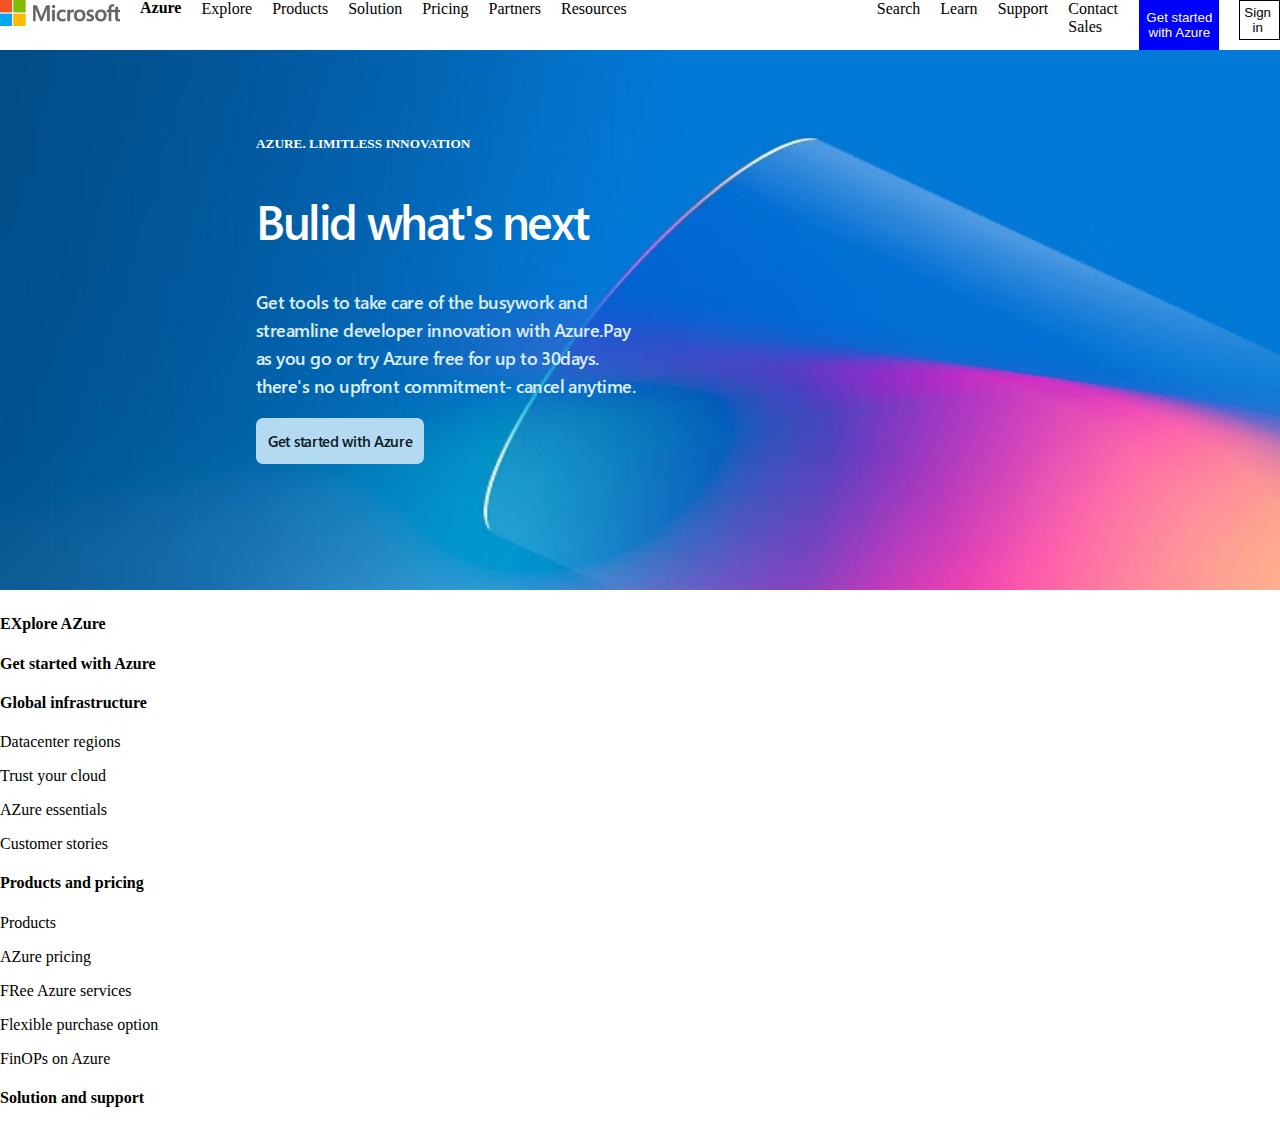
<file: Microsoft/index.html>
<!DOCTYPE html>
<html lang="en">
<head>
    <meta charset="UTF-8">
    <meta name="viewport" content="width=device-width, initial-scale=1.0">
    <title>Cloud Computing Service Microsoft Azure</title>
    <link rel="stylesheet" href="style.css">
</head>
<body>
    <section class="mainarea">
        <div class="mainbar">
            <div class="logobar">
                <div class="namelogo"><img src="/Microsoft/Images/microsoftwithlogo.png" alt=""></div>
                <div class="azure"><h4>Azure</h4></div>
                <div><a href="#">Explore</a></div>
                <div><a href="#">Products</a></div>
                <div><a href="#">Solution</a></div>
                <div><a href="#">Pricing</a></div>
                <div><a href="#">Partners</a></div>
                <div><a href="#">Resources</a></div>
            </div>
            <div class="sidebar">
                <div><a href="#">Search</a></div>
                <div><a href="#">Learn</a></div>
                <div><a href="#">Support</a></div>
                <div><a href="#">Contact Sales</a></div>
                <div class="bluebar"><button>Get started with Azure</button></div>
                <div class="normalbar"><button>Sign in</button></div>
            </div>
        </div>
    </section>
    <section>
        <div class="mainimage"><img src="/Microsoft/Images/Mobile-hero-background@2x1.avif" alt=""></div>
        <div class="topper">   
           <div><h5>AZURE. LIMITLESS INNOVATION</h5></div>
            <div><h2>Bulid what's next</h2></div>
            <div><p>Get tools to take care of the busywork and streamline developer innovation with Azure.Pay as you go or try Azure free for up to 30days.
                there's no upfront commitment- cancel anytime.
            </p></div>
            <div><button>Get started with Azure</button></div>
        </div>
    </section>
    <section>
        <div>
            <div>
                <div><h4>EXplore AZure</h4></div>
                <div><h4>Get started with Azure</h4></div>
                <div><h4>Global infrastructure</h4></div>
                <div><p>Datacenter regions</p></div>
                <div><p>Trust your cloud</p></div>
                <div>AZure essentials</div>
                <div><p>Customer stories</p></div>

            </div>
            <div>
                <div><h4>Products and pricing</h4></div>
                <div><p>Products</p></div>
                <div><p>AZure pricing</p></div>
                <div><p>FRee Azure services</p></div>
                <div><p>Flexible purchase option</p></div>
                <div><p>FinOPs on Azure</p></div>
            </div>
            <div>
                <div><h4>Solution and support</h4></div>
            </div>
        </div>
    </section>
</body>
</html>
</file>
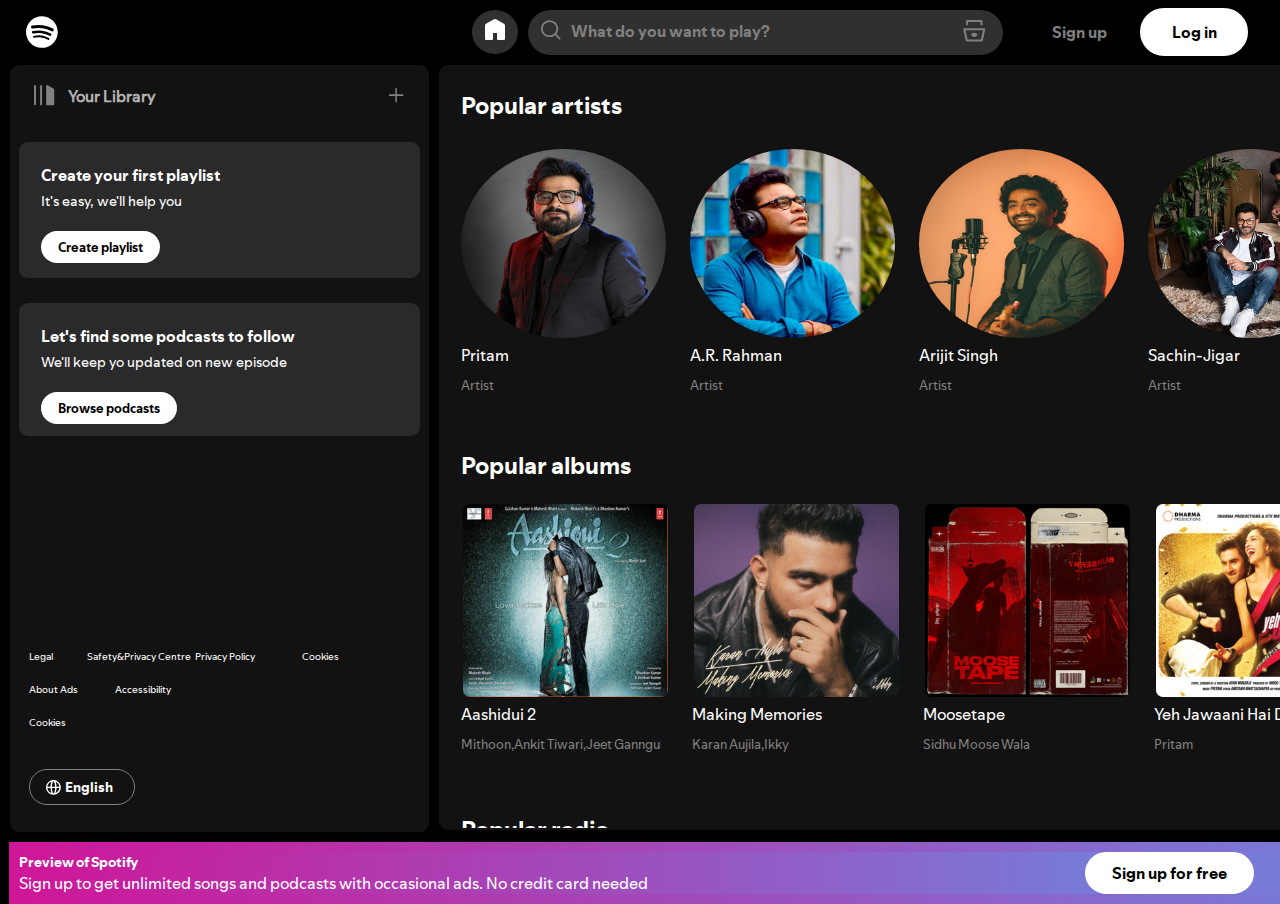
<file: Spotify/Index.html>
<!DOCTYPE html>
<html lang="en">
<head>
    <meta charset="UTF-8">
    <meta name="viewport" content="width=device-width, initial-scale=1.0">
    <title>Spotify- Web Player:Music for everyone</title>
    <link rel="stylesheet" href="style.css">
    <link rel="icon" href="/Spotify/Images/spotify.png">
</head>
<body>
    <header>
        <div class="header">
            <div class="spotify"><svg role="img" viewBox="0 0 24 24" aria-label="Spotify" aria-hidden="false" height="32" data-encore-id="logoSpotify" class="Svg-sc-6c3c1v-0 dDJltW"><title>Spotify</title><circle cx="12" cy="12" r="12"  fill="black"/>
                <path d="M13.427.01C6.805-.253 1.224 4.902.961 11.524.698 18.147 5.853 23.728 12.476 23.99c6.622.263 12.203-4.892 12.466-11.514S20.049.272 13.427.01m5.066 17.579a.717.717 0 0 1-.977.268 14.4 14.4 0 0 0-5.138-1.747 14.4 14.4 0 0 0-5.42.263.717.717 0 0 1-.338-1.392c1.95-.474 3.955-.571 5.958-.29 2.003.282 3.903.928 5.647 1.92a.717.717 0 0 1 .268.978m1.577-3.15a.93.93 0 0 1-1.262.376 17.7 17.7 0 0 0-5.972-1.96 17.7 17.7 0 0 0-6.281.238.93.93 0 0 1-1.11-.71.93.93 0 0 1 .71-1.11 19.5 19.5 0 0 1 6.94-.262 19.5 19.5 0 0 1 6.599 2.165c.452.245.62.81.376 1.263m1.748-3.551a1.147 1.147 0 0 1-1.546.488 21.4 21.4 0 0 0-6.918-2.208 21.4 21.4 0 0 0-7.259.215 1.146 1.146 0 0 1-.456-2.246 23.7 23.7 0 0 1 8.034-.24 23.7 23.7 0 0 1 7.657 2.445c.561.292.78.984.488 1.546m13.612-.036-.832-.247c-1.67-.495-2.14-.681-2.14-1.353 0-.637.708-1.327 2.264-1.327 1.539 0 2.839.752 3.51 1.31.116.096.24.052.24-.098V6.935c0-.097-.027-.15-.098-.203-.83-.62-2.272-1.07-3.723-1.07-2.953 0-4.722 1.68-4.722 3.59 0 2.157 1.371 2.91 3.626 3.546l.973.274c1.689.478 1.998.902 1.998 1.556 0 1.097-.831 1.433-2.07 1.433-1.556 0-3.457-.911-4.35-2.025-.08-.098-.177-.053-.177.062v2.423c0 .097.01.141.08.22.743.814 2.52 1.53 4.59 1.53 2.546 0 4.456-1.485 4.456-3.784 0-1.787-1.052-2.865-3.625-3.635m10.107-1.76c-1.68 0-2.653 1.026-3.219 2.052V9.376c0-.08-.044-.124-.124-.124h-2.22c-.079 0-.123.044-.123.124V20.72c0 .08.044.124.124.124h2.22c.079 0 .123-.044.123-.124v-4.536c.566 1.025 1.521 2.034 3.237 2.034 2.264 0 3.89-1.955 3.89-4.581s-1.644-4.545-3.908-4.545m-.654 6.986c-1.185 0-2.211-1.167-2.618-2.458.407-1.362 1.344-2.405 2.618-2.405 1.211 0 2.051.92 2.051 2.423s-.84 2.44-2.051 2.44m40.633-6.826h-2.264c-.08 0-.115.017-.15.097l-2.282 5.483-2.29-5.483c-.035-.08-.07-.097-.15-.097h-3.661v-.584c0-.955.645-1.397 1.476-1.397.496 0 1.035.256 1.415.486.089.053.15-.008.115-.088l-.796-1.901a.26.26 0 0 0-.124-.133c-.389-.203-1.025-.38-1.644-.38-1.875 0-2.954 1.432-2.954 3.254v.743h-1.503c-.08 0-.124.044-.124.124v1.768c0 .08.044.124.124.124h1.503v6.668c0 .08.044.123.124.123h2.264c.08 0 .124-.044.124-.123v-6.668h1.936l2.812 6.11-1.512 3.325c-.044.098.009.142.097.142h2.414c.08 0 .116-.018.15-.097l4.997-11.355c.035-.08-.009-.141-.097-.141M54.964 9.04c-2.865 0-4.837 2.025-4.837 4.616 0 2.573 1.971 4.616 4.837 4.616 2.856 0 4.846-2.043 4.846-4.616 0-2.591-1.99-4.616-4.846-4.616m.008 7.065c-1.37 0-2.343-1.043-2.343-2.45 0-1.405.973-2.449 2.343-2.449 1.362 0 2.335 1.043 2.335 2.45 0 1.406-.973 2.45-2.335 2.45m33.541-6.334a1.24 1.24 0 0 0-.483-.471 1.4 1.4 0 0 0-.693-.17q-.384 0-.693.17a1.24 1.24 0 0 0-.484.471q-.174.302-.174.681 0 .375.174.677.175.3.484.471t.693.17.693-.17.483-.471.175-.676q0-.38-.175-.682m-.211 1.247a1 1 0 0 1-.394.39 1.15 1.15 0 0 1-.571.14 1.16 1.16 0 0 1-.576-.14 1 1 0 0 1-.391-.39 1.14 1.14 0 0 1-.14-.566q0-.316.14-.562t.391-.388.576-.14q.32 0 .57.14.253.141.395.39t.142.565q0 .312-.142.56m-19.835-5.78c-.85 0-1.468.6-1.468 1.396s.619 1.397 1.468 1.397c.866 0 1.485-.6 1.485-1.397 0-.796-.619-1.397-1.485-1.397m19.329 5.19a.31.31 0 0 0 .134-.262q0-.168-.132-.266-.132-.099-.381-.099h-.588v1.229h.284v-.489h.154l.374.489h.35l-.41-.518a.5.5 0 0 0 .215-.084m-.424-.109h-.26v-.3h.27q.12 0 .184.036a.12.12 0 0 1 .065.116.12.12 0 0 1-.067.111.4.4 0 0 1-.192.037M69.607 9.252h-2.263c-.08 0-.124.044-.124.124v8.56c0 .08.044.123.124.123h2.263c.08 0 .124-.044.124-.123v-8.56c0-.08-.044-.124-.124-.124m-3.333 6.605a2.1 2.1 0 0 1-1.053.257c-.725 0-1.185-.425-1.185-1.362v-3.484h2.211c.08 0 .124-.044.124-.124V9.376c0-.08-.044-.124-.124-.124h-2.21V6.944c0-.097-.063-.15-.15-.08l-3.954 3.113c-.053.044-.07.088-.07.16v1.007c0 .08.044.124.123.124h1.539v3.855c0 2.087 1.203 3.06 2.918 3.06.743 0 1.46-.194 1.884-.442.062-.035.07-.07.07-.133v-1.68c0-.088-.044-.115-.123-.07" transform="translate(-0.95,0)" fill="white"></path></svg>
            </div>
            <div class="spotify2"><svg role="img" viewBox="0 0 88 24" aria-label="Spotify" aria-hidden="false" data-testid="spotify-icon" fill="white" height="32" data-encore-id="logoSpotify" class="Svg-sc-6c3c1v-0 ckTExL"><title>Spotify</title><path d="M13.427.01C6.805-.253 1.224 4.902.961 11.524.698 18.147 5.853 23.728 12.476 23.99c6.622.263 12.203-4.892 12.466-11.514S20.049.272 13.427.01m5.066 17.579a.717.717 0 0 1-.977.268 14.4 14.4 0 0 0-5.138-1.747 14.4 14.4 0 0 0-5.42.263.717.717 0 0 1-.338-1.392c1.95-.474 3.955-.571 5.958-.29 2.003.282 3.903.928 5.647 1.92a.717.717 0 0 1 .268.978m1.577-3.15a.93.93 0 0 1-1.262.376 17.7 17.7 0 0 0-5.972-1.96 17.7 17.7 0 0 0-6.281.238.93.93 0 0 1-1.11-.71.93.93 0 0 1 .71-1.11 19.5 19.5 0 0 1 6.94-.262 19.5 19.5 0 0 1 6.599 2.165c.452.245.62.81.376 1.263m1.748-3.551a1.147 1.147 0 0 1-1.546.488 21.4 21.4 0 0 0-6.918-2.208 21.4 21.4 0 0 0-7.259.215 1.146 1.146 0 0 1-.456-2.246 23.7 23.7 0 0 1 8.034-.24 23.7 23.7 0 0 1 7.657 2.445c.561.292.78.984.488 1.546m13.612-.036-.832-.247c-1.67-.495-2.14-.681-2.14-1.353 0-.637.708-1.327 2.264-1.327 1.539 0 2.839.752 3.51 1.31.116.096.24.052.24-.098V6.935c0-.097-.027-.15-.098-.203-.83-.62-2.272-1.07-3.723-1.07-2.953 0-4.722 1.68-4.722 3.59 0 2.157 1.371 2.91 3.626 3.546l.973.274c1.689.478 1.998.902 1.998 1.556 0 1.097-.831 1.433-2.07 1.433-1.556 0-3.457-.911-4.35-2.025-.08-.098-.177-.053-.177.062v2.423c0 .097.01.141.08.22.743.814 2.52 1.53 4.59 1.53 2.546 0 4.456-1.485 4.456-3.784 0-1.787-1.052-2.865-3.625-3.635m10.107-1.76c-1.68 0-2.653 1.026-3.219 2.052V9.376c0-.08-.044-.124-.124-.124h-2.22c-.079 0-.123.044-.123.124V20.72c0 .08.044.124.124.124h2.22c.079 0 .123-.044.123-.124v-4.536c.566 1.025 1.521 2.034 3.237 2.034 2.264 0 3.89-1.955 3.89-4.581s-1.644-4.545-3.908-4.545m-.654 6.986c-1.185 0-2.211-1.167-2.618-2.458.407-1.362 1.344-2.405 2.618-2.405 1.211 0 2.051.92 2.051 2.423s-.84 2.44-2.051 2.44m40.633-6.826h-2.264c-.08 0-.115.017-.15.097l-2.282 5.483-2.29-5.483c-.035-.08-.07-.097-.15-.097h-3.661v-.584c0-.955.645-1.397 1.476-1.397.496 0 1.035.256 1.415.486.089.053.15-.008.115-.088l-.796-1.901a.26.26 0 0 0-.124-.133c-.389-.203-1.025-.38-1.644-.38-1.875 0-2.954 1.432-2.954 3.254v.743h-1.503c-.08 0-.124.044-.124.124v1.768c0 .08.044.124.124.124h1.503v6.668c0 .08.044.123.124.123h2.264c.08 0 .124-.044.124-.123v-6.668h1.936l2.812 6.11-1.512 3.325c-.044.098.009.142.097.142h2.414c.08 0 .116-.018.15-.097l4.997-11.355c.035-.08-.009-.141-.097-.141M54.964 9.04c-2.865 0-4.837 2.025-4.837 4.616 0 2.573 1.971 4.616 4.837 4.616 2.856 0 4.846-2.043 4.846-4.616 0-2.591-1.99-4.616-4.846-4.616m.008 7.065c-1.37 0-2.343-1.043-2.343-2.45 0-1.405.973-2.449 2.343-2.449 1.362 0 2.335 1.043 2.335 2.45 0 1.406-.973 2.45-2.335 2.45m33.541-6.334a1.24 1.24 0 0 0-.483-.471 1.4 1.4 0 0 0-.693-.17q-.384 0-.693.17a1.24 1.24 0 0 0-.484.471q-.174.302-.174.681 0 .375.174.677.175.3.484.471t.693.17.693-.17.483-.471.175-.676q0-.38-.175-.682m-.211 1.247a1 1 0 0 1-.394.39 1.15 1.15 0 0 1-.571.14 1.16 1.16 0 0 1-.576-.14 1 1 0 0 1-.391-.39 1.14 1.14 0 0 1-.14-.566q0-.316.14-.562t.391-.388.576-.14q.32 0 .57.14.253.141.395.39t.142.565q0 .312-.142.56m-19.835-5.78c-.85 0-1.468.6-1.468 1.396s.619 1.397 1.468 1.397c.866 0 1.485-.6 1.485-1.397 0-.796-.619-1.397-1.485-1.397m19.329 5.19a.31.31 0 0 0 .134-.262q0-.168-.132-.266-.132-.099-.381-.099h-.588v1.229h.284v-.489h.154l.374.489h.35l-.41-.518a.5.5 0 0 0 .215-.084m-.424-.109h-.26v-.3h.27q.12 0 .184.036a.12.12 0 0 1 .065.116.12.12 0 0 1-.067.111.4.4 0 0 1-.192.037M69.607 9.252h-2.263c-.08 0-.124.044-.124.124v8.56c0 .08.044.123.124.123h2.263c.08 0 .124-.044.124-.123v-8.56c0-.08-.044-.124-.124-.124m-3.333 6.605a2.1 2.1 0 0 1-1.053.257c-.725 0-1.185-.425-1.185-1.362v-3.484h2.211c.08 0 .124-.044.124-.124V9.376c0-.08-.044-.124-.124-.124h-2.21V6.944c0-.097-.063-.15-.15-.08l-3.954 3.113c-.053.044-.07.088-.07.16v1.007c0 .08.044.124.123.124h1.539v3.855c0 2.087 1.203 3.06 2.918 3.06.743 0 1.46-.194 1.884-.442.062-.035.07-.07.07-.133v-1.68c0-.088-.044-.115-.123-.07" transform="translate(-0.95,0)"></path></svg></div>
            <div class="centre">
                <div class="home"><svg data-encore-id="icon" role="img" aria-hidden="true" viewBox="0 0 24 24" fill="white" class="Svg-sc-ytk21e-0 bneLcE"><path d="M13.5 1.515a3 3 0 0 0-3 0L3 5.845a2 2 0 0 0-1 1.732V21a1 1 0 0 0 1 1h6a1 1 0 0 0 1-1v-6h4v6a1 1 0 0 0 1 1h6a1 1 0 0 0 1-1V7.577a2 2 0 0 0-1-1.732l-7.5-4.33z"> </path></svg></div>
                <div class="menu">
                    <div class="searchs"><svg data-encore-id="icon" role="img" aria-hidden="true" class="Svg-sc-ytk21e-0 bHdpig TTmGm8qVTZIyhkzEGOqr" viewBox="0 0 24 24"><path d="M10.533 1.27893C5.35215 1.27893 1.12598 5.41887 1.12598 10.5579C1.12598 15.697 5.35215 19.8369 10.533 19.8369C12.767 19.8369 14.8235 19.0671 16.4402 17.7794L20.7929 22.132C21.1834 22.5226 21.8166 22.5226 22.2071 22.132C22.5976 21.7415 22.5976 21.1083 22.2071 20.7178L17.8634 16.3741C19.1616 14.7849 19.94 12.7634 19.94 10.5579C19.94 5.41887 15.7138 1.27893 10.533 1.27893ZM3.12598 10.5579C3.12598 6.55226 6.42768 3.27893 10.533 3.27893C14.6383 3.27893 17.94 6.55226 17.94 10.5579C17.94 14.5636 14.6383 17.8369 10.533 17.8369C6.42768 17.8369 3.12598 14.5636 3.12598 10.5579Z" fill="grey"></path></svg></div>
                    <div class="menubar"><input type="text" placeholder="What do you want to play?"></div>
                    <div class="backet"><svg data-encore-id="icon" role="img" aria-hidden="true" viewBox="0 0 24 24" class="Svg-sc-ytk21e-0 bneLcE" fill="grey"><path d="M15 15.5c0 1.105-1.343 2-3 2s-3-.895-3-2 1.343-2 3-2 3 .895 3 2z"></path><path d="M1.513 9.37A1 1 0 0 1 2.291 9h19.418a1 1 0 0 1 .979 1.208l-2.339 11a1 1 0 0 1-.978.792H4.63a1 1 0 0 1-.978-.792l-2.339-11a1 1 0 0 1 .201-.837zM3.525 11l1.913 9h13.123l1.913-9H3.525zM4 2a1 1 0 0 1 1-1h14a1 1 0 0 1 1 1v4h-2V3H6v3H4V2z"></path></svg></div>
                </div>
            </div>
            
            <div class="aside">
                <div class="search"><svg data-encore-id="icon" role="img" aria-hidden="true" class="Svg-sc-ytk21e-0 bHdpig TTmGm8qVTZIyhkzEGOqr" viewBox="0 0 24 24"><path d="M10.533 1.27893C5.35215 1.27893 1.12598 5.41887 1.12598 10.5579C1.12598 15.697 5.35215 19.8369 10.533 19.8369C12.767 19.8369 14.8235 19.0671 16.4402 17.7794L20.7929 22.132C21.1834 22.5226 21.8166 22.5226 22.2071 22.132C22.5976 21.7415 22.5976 21.1083 22.2071 20.7178L17.8634 16.3741C19.1616 14.7849 19.94 12.7634 19.94 10.5579C19.94 5.41887 15.7138 1.27893 10.533 1.27893ZM3.12598 10.5579C3.12598 6.55226 6.42768 3.27893 10.533 3.27893C14.6383 3.27893 17.94 6.55226 17.94 10.5579C17.94 14.5636 14.6383 17.8369 10.533 17.8369C6.42768 17.8369 3.12598 14.5636 3.12598 10.5579Z" fill="grey"></path></svg></div>
                <div class="openapp"><a href="#">Open App</a></div>
                <div class="openapps">
                        <div>O</div>
                        <div>p</div>
                        <div>e</div>
                        <div>n</div>
                        <div></div>
                        <div>A</div>
                        <div>p</div>
                        <div>p</div>
                </div>
                <div class="threelines"><svg data-encore-id="icon" role="img" aria-hidden="true" viewBox="0 0 24 24" class="Svg-sc-ytk21e-0 bneLcE"><path d="M21 6H3V4h18v2zm0 14H3v-2h18v2zm0-7H3v-2h18v2z" fill="white"></path></svg></div>
            </div>
            <div class="mainbar">
                <div class="sign"><a href="#">Sign up</a></div>   
                <div class="log"><a href="#">Log in</a></div>
            </div>
        </div>
    </header>
    <div class="sidebar">
            <div class="totalsection">
                <div class="firstsection">
                    <div class="library">
                        <div class="yourlibrary">
                            <div class="lineicon"><svg data-encore-id="icon" role="img" aria-hidden="true" viewBox="0 0 24 24" class="Svg-sc-ytk21e-0 bneLcE"fill="grey"><path d="M3 22a1 1 0 0 1-1-1V3a1 1 0 0 1 2 0v18a1 1 0 0 1-1 1zM15.5 2.134A1 1 0 0 0 14 3v18a1 1 0 0 0 1 1h6a1 1 0 0 0 1-1V6.464a1 1 0 0 0-.5-.866l-6-3.464zM9 2a1 1 0 0 0-1 1v18a1 1 0 1 0 2 0V3a1 1 0 0 0-1-1z"></path></svg></div>
                            <div class="inputtext"><input type="text" placeholder="Your Library"></div>
                        </div>
                        <div class="plusicon"><svg data-encore-id="icon" role="img" aria-hidden="true" viewBox="0 0 16 16" class="Svg-sc-ytk21e-0 dYnaPI" fill="grey"><path d="M15.25 8a.75.75 0 0 1-.75.75H8.75v5.75a.75.75 0 0 1-1.5 0V8.75H1.5a.75.75 0 0 1 0-1.5h5.75V1.5a.75.75 0 0 1 1.5 0v5.75h5.75a.75.75 0 0 1 .75.75z"></path></svg></div>
                    </div>
                    <div class="firstplaylist">
                        <h3>Create your first playlist</h3>
                        <p>It's easy, we'll help you</p>
                        <button>Create playlist</button>
                    </div>
                    <div class="podcast">
                        <h3>Let's find some podcasts to follow</h3>
                        <p>We'll keep yo updated on new episode</p>
                        <button>Browse podcasts</button>

                    </div>

                </div>

                <div class="baselist">
                    <div class="legal" >
                        <div class="leg">Legal</div>
                        <div>Safety&Privacy Centre</div>
                        <div>Privacy Policy</div>
                        <div class="cook">Cookies</div>
                    </div>
                    <div class="ads">
                        <div class="about">About Ads</div>
                        <div>Accessibility</div>
                    </div>
                    <div class="cookies">
                        <div>Cookies</div>
                    </div>
                    <div class="globalenglish">
                        <div class="global"><svg data-encore-id="icon" role="img" aria-hidden="true" viewBox="0 0 16 16" class="Svg-sc-ytk21e-0 dYnaPI" fill="white"><path d="M8.152 16H8a8 8 0 1 1 .152 0zm-.41-14.202c-.226.273-.463.713-.677 1.323-.369 1.055-.626 2.496-.687 4.129h3.547c-.06-1.633-.318-3.074-.687-4.129-.213-.61-.45-1.05-.676-1.323-.194-.235-.326-.285-.385-.296h-.044c-.055.007-.19.052-.391.296zM4.877 7.25c.062-1.771.34-3.386.773-4.624.099-.284.208-.554.329-.806a6.507 6.507 0 0 0-4.436 5.43h3.334zm-3.334 1.5a6.507 6.507 0 0 0 4.436 5.43 7.974 7.974 0 0 1-.33-.806c-.433-1.238-.71-2.853-.772-4.624H1.543zm4.835 0c.061 1.633.318 3.074.687 4.129.214.61.451 1.05.677 1.323.202.244.336.29.391.297l.044-.001c.06-.01.19-.061.385-.296.226-.273.463-.713.676-1.323.37-1.055.626-2.496.687-4.129H6.378zm5.048 0c-.061 1.771-.339 3.386-.772 4.624-.082.235-.171.46-.268.674a6.506 6.506 0 0 0 4.071-5.298h-3.03zm3.031-1.5a6.507 6.507 0 0 0-4.071-5.298c.097.214.186.44.268.674.433 1.238.711 2.853.772 4.624h3.031z"></path></svg></div>
                        <div class="eng">English</div>
                    </div>

                </div>
            </div>
            <div class="scrollpart">
                <div  class=" popular">
                    <div><h2>Popular artists</h2></div>
                    <div class="artist">
                        <div>
                            <img src="/Spotify/Images/pritam.jpeg" alt="">
                            <h4>Pritam</h4>
                            <p>Artist</p>
                        </div>
                        <div>
                            <img src="/Spotify/Images/A.R.Rahman.jpeg" alt="">
                            <h4>A.R. Rahman</h4>
                            <p>Artist</p>
                        </div>
                        <div>
                            <img src="/Spotify/Images/Arijit Singh.jpeg" alt="">
                            <h4>Arijit Singh</h4>
                            <p>Artist</p>
                        </div>
                        <div>
                            <img src="/Spotify/Images/Sachin-Jigar.jpeg" alt="">
                            <h4>Sachin-Jigar</h4>
                            <p>Artist</p>
                        </div>
                        <div>
                            <img src="/Spotify/Images/Anirudh Ravichander.jpeg" alt="">
                            <h4>Anirudh Ravichander</h4>
                            <p>Artist</p>
                        </div>
                        <div>
                            <img src="/Spotify/Images/Vishal Mishra.jpeg" alt="">
                            <h4>Vishal Mishra</h4>
                            <p>Artist</p>
                        </div>
                        <div>
                            <img src="/Spotify/Images/Atif Aslam.jpeg" alt="">
                            <h4>Atif Aslam</h4>
                            <p>Artist</p>
                        </div>
                        <div>
                            <img src="/Spotify/Images/ishal-Shekhar.jpeg" alt="">
                            <h4>Vishal-Shekhar</h4>
                            <p>Artist</p>
                        </div>
                        <div>
                            <img src="/Spotify/Images/Udit Narayan.jpeg" alt="">
                            <h4>Udit Narayan</h4>
                            <p>Artist</p>
                        </div>
                        <div>
                            <img src="/Spotify/Images/Karan Aujila.jpeg" alt="">
                            <h4>Karan Aujila</h4>
                            <p>Artist</p>
                        </div>
                        <div>
                            <img src="/Spotify/Images/Diljit Dosanjh.jpeg" alt="">
                            <h4>Diljit Dosanjh</h4>
                            <p>Artist</p>
                        </div>
                        <div>
                            <img src="/Spotify/Images/Darshan Raval.jpeg" alt="">
                            <h4>Darshan Raval</h4>
                            <p>Artist</p>
                        </div>
                        <div>
                            <img src="/Spotify/Images/Badshah.jpeg" alt="">
                            <h4>Badshah</h4>
                        </div>
                        <div>
                            <img src="/Spotify/Images/KK.jpeg" alt="">
                            <h4>KK</h4>
                        </div>
                        <div>
                            <img src="/Spotify/Images/Shreya Ghoshal.jpeg" alt="">
                            <h4>Shreya Ghoshal</h4>
                        </div>
                        <div>
                            <img src="/Spotify/Images/Sonu Nigam.jpeg" alt="">
                            <h4>Sonu Nigam</h4>
                        </div>
                        <div>
                            <img src="/Spotify/Images/Sachet Tandon.jpeg" alt="">
                            <h4>Sachet Tandon</h4>
                        </div>
                        <div>
                            <img src="/Spotify/Images/Shanker Mahadevan.jpeg" alt="">
                            <h4>Shanker Mahadevan</h4>
                        </div>
                        <div>
                            <img src="/Spotify/Images/Tanishk Bagchi.jpeg" alt="">
                            <h4>Tanishk Bagchi</h4>
                        </div>
                        <div>
                            <img src="/Spotify/Images/Shanker-Ehsaan-Loy.jpeg" alt="">
                            <h4>Shanker-Ehsaan-Loy</h4>
                        </div>

                    </div>
                </div>
                <div class="popular">
                    <div class="albums"><h2>Popular albums</h2></div>
                    <div class="album">
                        <div>
                            <img src="/Spotify/Images/Aashidui 2.jpeg" alt="">
                            <h4>Aashidui 2</h4>
                            <p>Mithoon,Ankit Tiwari,Jeet Gannguli</p>
                        </div>
                        <div>
                            <img src="/Spotify/Images/Making Memories.jpeg" alt="">
                            <h4>Making Memories</h4>
                            <p>Karan Aujila,Ikky</p>
                        </div>
                        <div>
                            <img src="/Spotify/Images/Moosetape.jpeg" alt="">
                            <h4>Moosetape</h4>
                            <p>Sidhu Moose Wala</p>
                        </div>
                        <div>
                            <img src="/Spotify/Images/Yeh Jawaani Hai Deewani.jpeg" alt="">
                            <h4>Yeh Jawaani Hai Deewani</h4>
                            <p>Pritam</p>
                        </div>
                        <div>
                            <img src="/Spotify/Images/Aaj KI raat.jpeg" alt="">
                            <h4>Aaj Ki Raat</h4>
                            <p>Sachin-Jigar,Amitabh Bhattacharya</p>
                        </div>
                        <div>
                            <img src="/Spotify/Images/ANIMAL.jpeg" alt="">
                            <h4>ANIMAL</h4>
                            <p>Manan Bhardwaj,Vishal Mishra,Jaani</p>
                        </div>
                       
                        <div>
                            <img src="/Spotify/Images/Ek Tha Raja.jpeg" alt="">
                            <h4>Ek Tha Raja</h4>
                            <p>Manan Bhardwaj,Vishal Mishra,Jaani</p>

                        </div>
                        <div>
                            <img src="/Spotify/Images/Still Rollin.jpeg" alt="">
                            <h4>Still Rollin</h4>
                            <p>Manan Bhardwaj,Vishal Mishra,Jaani</p>

                        </div>
                        <div>
                            <img src="/Spotify/Images/sajni.jpeg" alt="">
                            <h4>Sajni (From "Laapataa Ladies")</h4>
                            <p>Manan Bhardwaj,Vishal Mishra,Jaani</p>

                        </div>
                        <div>
                            <img src="/Spotify/Images/love hotel.jpeg" alt="">
                            <h4>love hotel</h4>
                            <p>Manan Bhardwaj,Vishal Mishra,Jaani</p>

                        </div>
                        <div>
                            <img src="/Spotify/Images/Rockstar.jpeg" alt="">
                            <h4>Rockstar</h4>
                        </div>
                        <div>
                            <img src="/Spotify/Images/GLORY.jpeg" alt="">
                            <h4>GLORY</h4>
                        </div>
                        <div>
                            <img src="/Spotify/Images/Mr.And Mrs.Mahi.jpeg" alt="">
                            <h4>Mr.And Mrs.Mahi</h4>
                        </div>
                        <div>
                            <img src="/Spotify/Images/Kabir Singh.jpeg" alt="">
                            <h4>Kabir Singh</h4>
                        </div>
                        <div>
                            <img src="/Spotify/Images/Hamari Adhuri Kahani.jpeg" alt="">
                            <h4>Hamari Adhuri Kahani</h4>
                        </div>
                        <div>
                            <img src="/Spotify/Images/Jab we met.jpeg" alt="">
                            <h4>Jab we met</h4>
                        </div>
                        <div>
                            <img src="/Spotify/Images/AAsaa kooda.jpeg" alt="">
                            <h4>Aasa Kooda</h4>
                        </div>
                        <div>
                            <img src="/Spotify/Images/Aavesham.jpeg" alt="">
                            <h4>Aavesham</h4>
                        </div>
                        <div>
                            <img src="/Spotify/Images/Ghostab67616d00001e02cb2f9520171129a3df7a241a.jpeg" alt="">
                            <h4>Ghost</h4>
                        </div>
                        <div>
                            <img src="/Spotify/Images/best of romance.jpeg" alt="">
                            <h4>Best of Romance</h4>
                        </div>
                    </div>
                </div>
                <div class="popular">
                    <div class="radios"><h2>Popular radio</h2></div>
                    <div class="radio">
                        <div>
                            <img src="/Spotify/Images/Arijit Singh Radio.jpeg" alt="">
                            <h4>Arijit Singh Radio</h4>
                            <p>With Neha Kakkar,Pritham,KK and more</p>
                        </div>
                        <div>
                            <img src="/Spotify/Images/Dijit Dosanjh Radio.jpeg" alt="">
                            <h4>Dijit Dosanjh Radio</h4>
                            <p>WIth Garry Sandhu,Ranjit Bawa,Amrinder Gill and more</p>
                        </div>
                        <div>
                            <img src="/Spotify/Images/Kishore Kumar Radio.jpeg" alt="">
                            <h4>Kishore Kumar Radio</h4>
                            <p>With Mohit Chauhan,Ankit Tiwari,Javed Ali and more</p>
                        </div>
                        <div>
                            <img src="/Spotify/Images/A.R.Rahman Radio.jpeg" alt="">
                            <h4>A.R.Rahman Radio</h4>
                            <p>With Shanker Mahadevan,Anirudh Ravichander,Yuvan</p>
                        </div>
                        <div>
                            <img src="/Spotify/Images/KK Radio.jpeg" alt="">
                            <h4>KK Radio</h4>
                            <p>With Mohammed Rafi,Asha Bhosle,R.D.Burman and more</p>
                        </div>
                        <div>
                            <img src="/Spotify/Images/Karan Aujla Radio.jpeg" alt="">
                            <h4>Karan Aujla Radio</h4>
                            <p>With Arjan Dhillon,Prem Dhilon,Jordan Sandhu and</p>
                        </div>
                        <div>
                            <img src="/Spotify/Images/Sreya Ghoshal radio.jpeg" alt="">
                            <h4>Shreya Ghoshal Radio</h4>
                        </div>
                        <div>
                            <img src="/Spotify/Images/Kumar Sanu Radio.jpeg" alt="">
                            <h4>Kumar Sanu Radio</h4>
                        </div>
                        <div>
                            <img src="/Spotify/Images/S.P Balasubrahmanya.jpeg" alt="">
                            <h4>S.P Balasubrahmanya Radio</h4>
                        </div>
                        <div>
                            <img src="/Spotify/Images/Sidhu Moose Wala.jpeg" alt="">
                            <h4>Sidhu Moose Wala Radio</h4>
                        </div>
                        <div>
                            <img src="/Spotify/Images/Udit Narayan Radio.jpeg" alt="">
                            <h4>Udit Narayan Radio</h4>
                        </div>
                    </div>
                </div>
                <div class="popular">
                    <div><h2>Featured Charts</h2></div>
                    <div class="charts">
                        <div >
                            <img src="/Spotify/Images/Topsongsglobal.jpg" alt="">
                            <h4>Top Songs Global</h4>
                            <p>Your weekly update of the most played tracks right now</p>

                        </div>
                        <div>
                            <img src="/Spotify/Images/tosongsusa.jpg" alt="">
                            <h4>Top Songs-USA</h4>
                            <p>Your weekly update of the most played tracks right now</p>
                        </div>
                        <div>
                            <img src="/Spotify/Images/top 50 global.jpg" alt="">
                            <h4>Top 50-Global</h4>
                            <p>Your daily update of the most played tracks right now</p>
                        </div>
                        <div>
                            <img src="/Spotify/Images/TOp 59 usa.jpg" alt="">
                            <h4>Top 50 USA</h4>
                            <p>Your daily update of the most played tracks right now-USA.</p>
                        </div>
                        <div>
                            <img src="/Spotify/Images/viral 50 global.jpg" alt="">
                            <h4>Viral 50 Global</h4>
                            <p>Your daily update o fthe most viral tracks right now-Global</p>
                        </div>
                        <div>
                            <img src="/Spotify/Images/VIral 50 usa.jpg" alt="">
                            <h4>Viral 50 USA</h4>
                            <p>Your daily update of the most viral tracks right now-USA</p>
                        </div>

                    </div>

                </div> 
                <div class="popular">
                    <div><h2>Spotify Playlists</h2></div>
                    <div class="plalist">
                        <div>
                            <img src="/Spotify/Images/workdaylounge.jpeg" alt="">
                            <h4>Workday Lounge</h4>
                            <p>iykyk</p>
                        </div>
                        <div>
                            <img src="/Spotify/Images/all outs 2020s.jpeg" alt="">
                            <h4>All Out 2020s</h4>
                            <p>THe biggest songs of the 1990s.Cover:christina</p>
                        </div>
                        <div>
                            <img src="/Spotify/Images/deep focus.jpeg" alt="">
                            <h4>Deep Focus</h4>
                            <p>Soft house music for your laidback moments</p>
                        </div>
                        <div>
                            <img src="/Spotify/Images/workdayjazz.jpeg" alt="">
                            <h4>Workday Jazz</h4>
                            <p>Hits to boost your mood and fill you with happiness</p>
                        </div>
                        <div>
                            <img src="/Spotify/Images/lofibeats.jpeg" alt="">
                            <h4>Lofi Beats</h4>
                            <p>Keep calm with instrumental acoustic tracts.</p>
                        </div>
                        <div>
                            <img src="/Spotify/Images/TOdays top hits.jpeg" alt="">
                            <h4>Todays Top HIts</h4>
                            <p>Who's now and next in pop. Cover:Camila Cabello</p>
                        </div>
                        <div>
                            <img src="/Spotify/Images/Chill hits.jpeg" alt="">
                            <h4>Chill Hits</h4>
                        </div>
                        <div>
                            <img src="/Spotify/Images/Peacefullpiano.jpeg" alt="">
                            <h4>Peaceful Piano</h4>
                        </div>
                        <div>
                            <img src="/Spotify/Images/Rocksclassics.jpeg" alt="">
                            <h4>Rock Classics</h4>
                        </div>
                        <div>
                            <img src="/Spotify/Images/stressrelief.jpeg" alt="">
                            <h4>Stress Relief</h4>
                        </div>
                        <div>
                            <img src="/Spotify/Images/allout80's.jpeg" alt="">
                            <h4>All out 80's</h4>
                        </div>

                    </div>
                </div>
                <div class="popular">
                    <div><h2>Trending Episodes</h2></div>
                    <div class="Trending">
                        <div >
                            <img src="/Spotify/Images/rjbalaji.jpeg" alt="">
                            <h4>Welcome back, RJ balaji-Naallanaa</h4>
                            <p>June 2021.15 min </p>
                        </div>
                        <div>
                            <img src="/Spotify/Images/rotten.jpeg" alt="">
                            <h4>#73:Hotel Of Horrors (Serial killer)</h4>
                            <p>June 2021.93min</p>
                        </div>
                        <div>
                            <img src="/Spotify/Images/hearyou.jpeg" alt="">
                            <h4>Anubis:God of Death-Part 2</h4>
                            <p>June 2021.16min</p>
                        </div>
                        <div>
                            <img src="/Spotify/Images/hearyou.jpeg" alt="">
                            <h4>Anubis:God of Death-Part 1</h4>
                            <P>June 2021.13min</P>
                        </div>
                        <div>
                            <img src="/Spotify/Images/mahabaratah.jpeg" alt="">
                            <h4>Mahabharata Episode 1</h4>
                            <p>Apr 2014.24min</p>
                        </div>
                        <div>
                            <img src="/Spotify/Images/hamarikismath.jpeg" alt="">
                            <h4>Ep 8-Ye Na THi Hamari Qisat</h4>
                            <p>Aug 2020.30min</p>
                        </div>
                        <div>
                            <img src="/Spotify/Images/yaru.jpeg" alt="">
                            <h4>ASatha Povathy Yaru</h4>
                        </div>
                    </div>
                </div>
                <section>
                    <div class="base">
                        <div class="Company"><h3>Company</h3>
                            <a href="#">About</a>
                            <a href="#">Jobs</a>
                            <a href="#">For the Record</a>
                        </div>
                        <div class="Company">
                            <h3>Communities</h3>
                            <a href="#">For Artists</a>
                            <a href="#">Developers</a>
                            <a href="#">Advertising</a>
                            <a href="#">Investors</a>
                            <a href="#">Vendors</a>
                        </div>
                        <div class="Company"><h3>Useful  links</h3>
                            <a href="#">Support</a>
                            <a href="#">Free Mobile App </a>
                        </div>
                        <div class="Company"><h3>Spotify Plans</h3>
                            <a href="#">Premium INdividual</a>
                            <a href="#">Premium Duo</a>
                            <a href="#">Premium Family</a>
                            <a href="#">Premium Student</a>
                            <a href="#">Spotify Free</a>
                        </div>
                        <div class="social">
                            <div><svg data-encore-id="icon" role="img" aria-hidden="true" viewBox="0 0 16 16" class="Svg-sc-ytk21e-0 dCAvla" fill="white"><path d="M8 1.44c2.136 0 2.389.009 3.233.047.78.036 1.203.166 1.485.276.348.128.663.332.921.598.266.258.47.573.599.921.11.282.24.706.275 1.485.039.844.047 1.097.047 3.233s-.008 2.389-.047 3.232c-.035.78-.166 1.204-.275 1.486a2.654 2.654 0 0 1-1.518 1.518c-.282.11-.706.24-1.486.275-.843.039-1.097.047-3.233.047s-2.39-.008-3.232-.047c-.78-.035-1.204-.165-1.486-.275a2.477 2.477 0 0 1-.921-.599 2.477 2.477 0 0 1-.599-.92c-.11-.282-.24-.706-.275-1.486-.038-.844-.047-1.096-.047-3.232s.009-2.39.047-3.233c.036-.78.166-1.203.275-1.485.129-.348.333-.663.599-.921a2.49 2.49 0 0 1 .92-.599c.283-.11.707-.24 1.487-.275.843-.038 1.096-.047 3.232-.047L8 1.441zm.001-1.442c-2.172 0-2.445.01-3.298.048-.854.04-1.435.176-1.943.373a3.928 3.928 0 0 0-1.417.923c-.407.4-.722.883-.923 1.417-.198.508-.333 1.09-.372 1.942C.01 5.552 0 5.826 0 8c0 2.172.01 2.445.048 3.298.04.853.174 1.433.372 1.941.2.534.516 1.017.923 1.417.4.407.883.722 1.417.923.508.198 1.09.333 1.942.372.852.039 1.126.048 3.299.048 2.172 0 2.445-.01 3.298-.048.853-.04 1.433-.174 1.94-.372a4.087 4.087 0 0 0 2.34-2.34c.199-.508.334-1.09.373-1.942.039-.851.048-1.125.048-3.298s-.01-2.445-.048-3.298c-.04-.853-.174-1.433-.372-1.94a3.924 3.924 0 0 0-.923-1.418A3.928 3.928 0 0 0 13.24.42c-.508-.197-1.09-.333-1.942-.371-.851-.041-1.125-.05-3.298-.05l.001-.001z"></path><path d="M8 3.892a4.108 4.108 0 1 0 0 8.216 4.108 4.108 0 0 0 0-8.216zm0 6.775a2.668 2.668 0 1 1 0-5.335 2.668 2.668 0 0 1 0 5.335zm4.27-5.978a.96.96 0 1 0 0-1.92.96.96 0 0 0 0 1.92z"></path></svg></div>
                            <div><svg data-encore-id="icon" role="img" aria-hidden="true" viewBox="0 0 16 16" class="Svg-sc-ytk21e-0 dCAvla" fill="white"><path d="M13.54 3.889a2.968 2.968 0 0 0 1.333-1.683 5.937 5.937 0 0 1-1.929.738 2.992 2.992 0 0 0-.996-.706 2.98 2.98 0 0 0-1.218-.254 2.92 2.92 0 0 0-2.143.889 2.929 2.929 0 0 0-.889 2.15c0 .212.027.442.08.691a8.475 8.475 0 0 1-3.484-.932A8.536 8.536 0 0 1 1.532 2.54a2.993 2.993 0 0 0-.413 1.523c0 .519.12 1 .361 1.445.24.445.57.805.988 1.08a2.873 2.873 0 0 1-1.373-.374v.04c0 .725.23 1.365.69 1.92a2.97 2.97 0 0 0 1.739 1.048 2.937 2.937 0 0 1-1.365.056 2.94 2.94 0 0 0 1.063 1.5 2.945 2.945 0 0 0 1.77.603 5.944 5.944 0 0 1-3.77 1.302c-.243 0-.484-.016-.722-.048A8.414 8.414 0 0 0 5.15 14c.905 0 1.763-.12 2.572-.361.81-.24 1.526-.57 2.147-.988a9.044 9.044 0 0 0 1.683-1.46c.5-.556.911-1.155 1.234-1.798a9.532 9.532 0 0 0 .738-1.988 8.417 8.417 0 0 0 .246-2.429 6.177 6.177 0 0 0 1.508-1.563c-.56.249-1.14.407-1.738.476z"></path></svg></div>
                            <div><svg data-encore-id="icon" role="img" aria-hidden="true"  fill="white" viewBox="0 0 16 16" class="Svg-sc-ytk21e-0 dYnaPI"><path d="M16 8a8 8 0 1 0-9.25 7.903v-5.59H4.719V8H6.75V6.237c0-2.005 1.194-3.112 3.022-3.112.875 0 1.79.156 1.79.156V5.25h-1.008c-.994 0-1.304.617-1.304 1.25V8h2.219l-.355 2.313H9.25v5.59A8.002 8.002 0 0 0 16 8z"></path></svg></div>
                        </div>
                    </div>
                </section>

            
            
            </div>
            
        </div>

    
    <footer>
        <div class="footer">
            <div class="preview">
                <h3>Preview of Spotify</h3>
                <p>Sign up to get unlimited songs and podcasts with occasional ads. No credit card needed</p>
            </div>
            <div class="button"><button>Sign up for free</button></div>
        </div>
    </footer>
    <section>
        <div class="hiddenfooter">
            <div class="mainfooter">
                <a href="#">Legal</a>
                <a href="#">Safety&PrivacyCentre</a>
                <a href="#">PrivacyPolicy</a>
                <a href="#">Cookies</a>
                <a href="#">About Ads</a>
                <a href="#">Accessibility</a>
            </div>
            <div class="subfooter">
                <a href="#">@2024 Spotify AB</a>
            </div>
            <div class="globalenglish">
                <div class="global"><svg data-encore-id="icon" role="img" aria-hidden="true" viewBox="0 0 16 16" class="Svg-sc-ytk21e-0 dYnaPI" fill="white"><path d="M8.152 16H8a8 8 0 1 1 .152 0zm-.41-14.202c-.226.273-.463.713-.677 1.323-.369 1.055-.626 2.496-.687 4.129h3.547c-.06-1.633-.318-3.074-.687-4.129-.213-.61-.45-1.05-.676-1.323-.194-.235-.326-.285-.385-.296h-.044c-.055.007-.19.052-.391.296zM4.877 7.25c.062-1.771.34-3.386.773-4.624.099-.284.208-.554.329-.806a6.507 6.507 0 0 0-4.436 5.43h3.334zm-3.334 1.5a6.507 6.507 0 0 0 4.436 5.43 7.974 7.974 0 0 1-.33-.806c-.433-1.238-.71-2.853-.772-4.624H1.543zm4.835 0c.061 1.633.318 3.074.687 4.129.214.61.451 1.05.677 1.323.202.244.336.29.391.297l.044-.001c.06-.01.19-.061.385-.296.226-.273.463-.713.676-1.323.37-1.055.626-2.496.687-4.129H6.378zm5.048 0c-.061 1.771-.339 3.386-.772 4.624-.082.235-.171.46-.268.674a6.506 6.506 0 0 0 4.071-5.298h-3.03zm3.031-1.5a6.507 6.507 0 0 0-4.071-5.298c.097.214.186.44.268.674.433 1.238.711 2.853.772 4.624h3.031z"></path></svg></div>
                <div>English</div>
            </div>
        </div>
    </section>
</body>
</html>
</file>
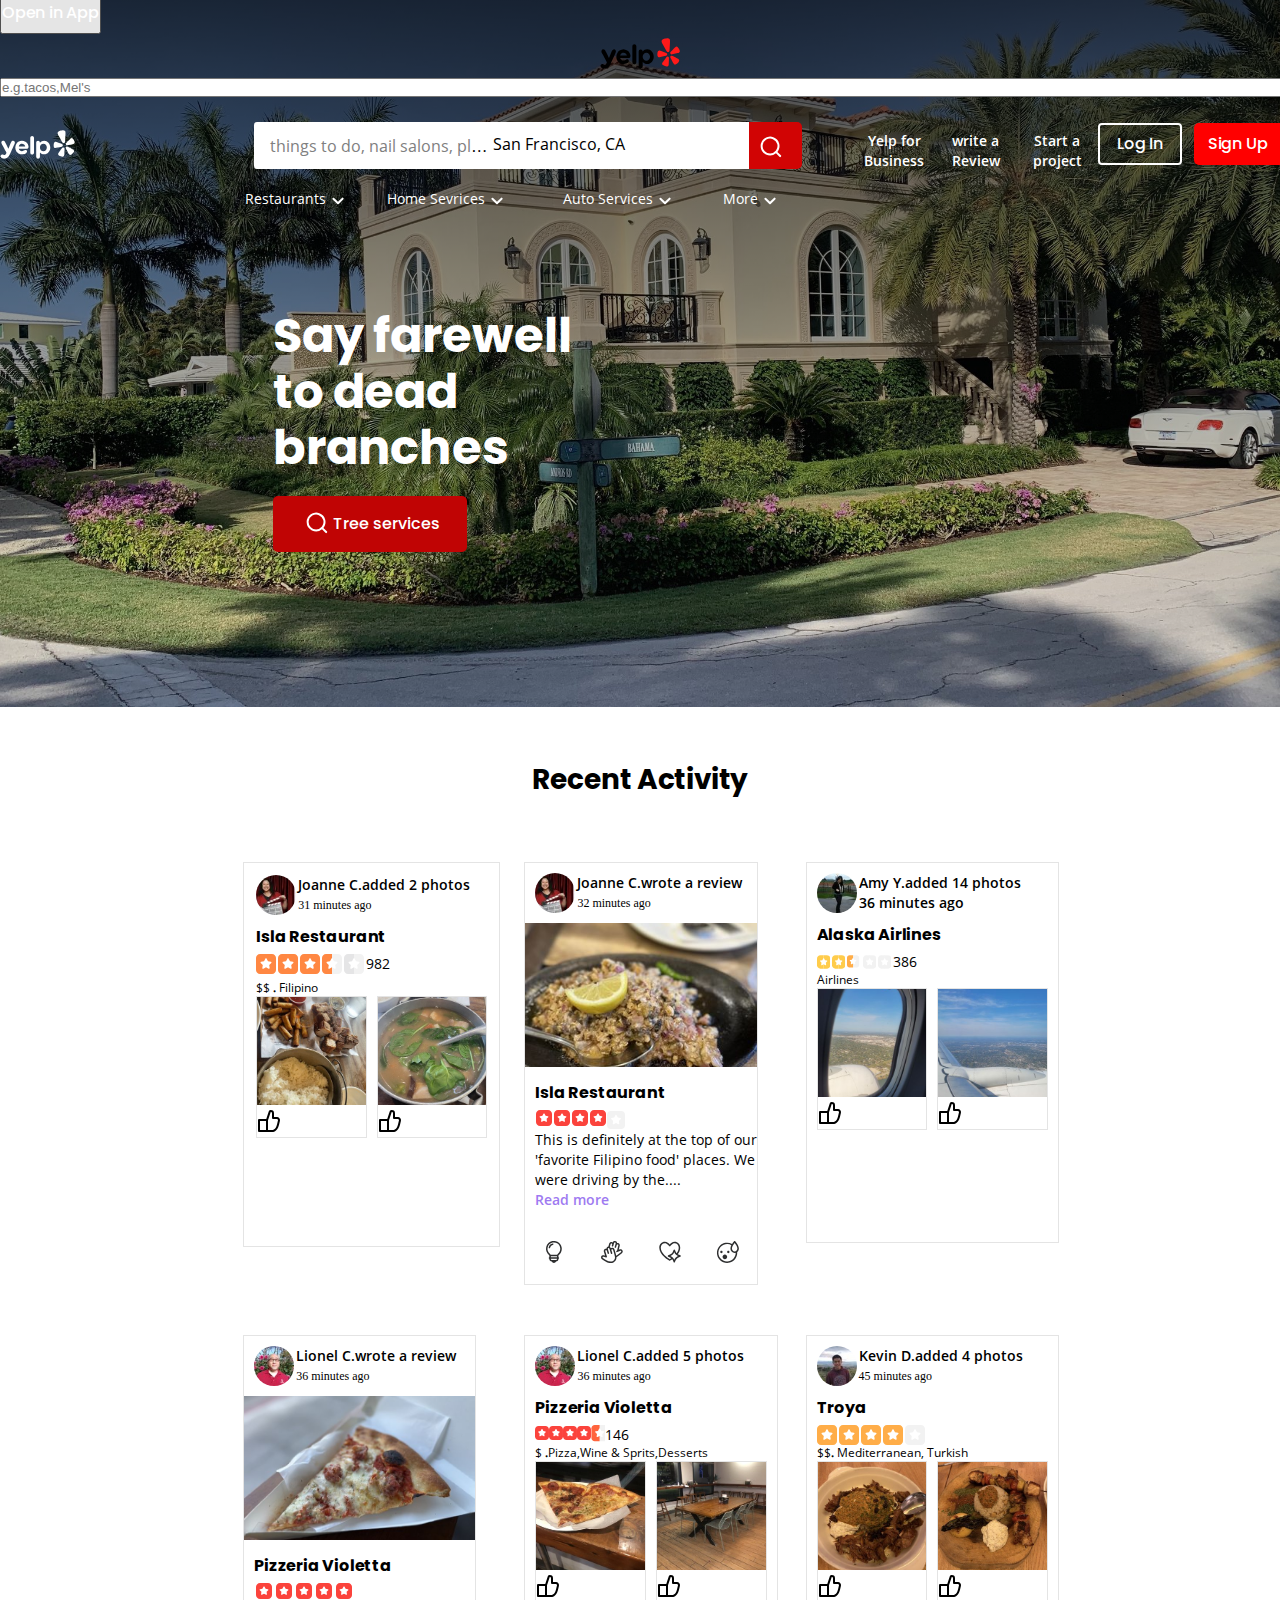
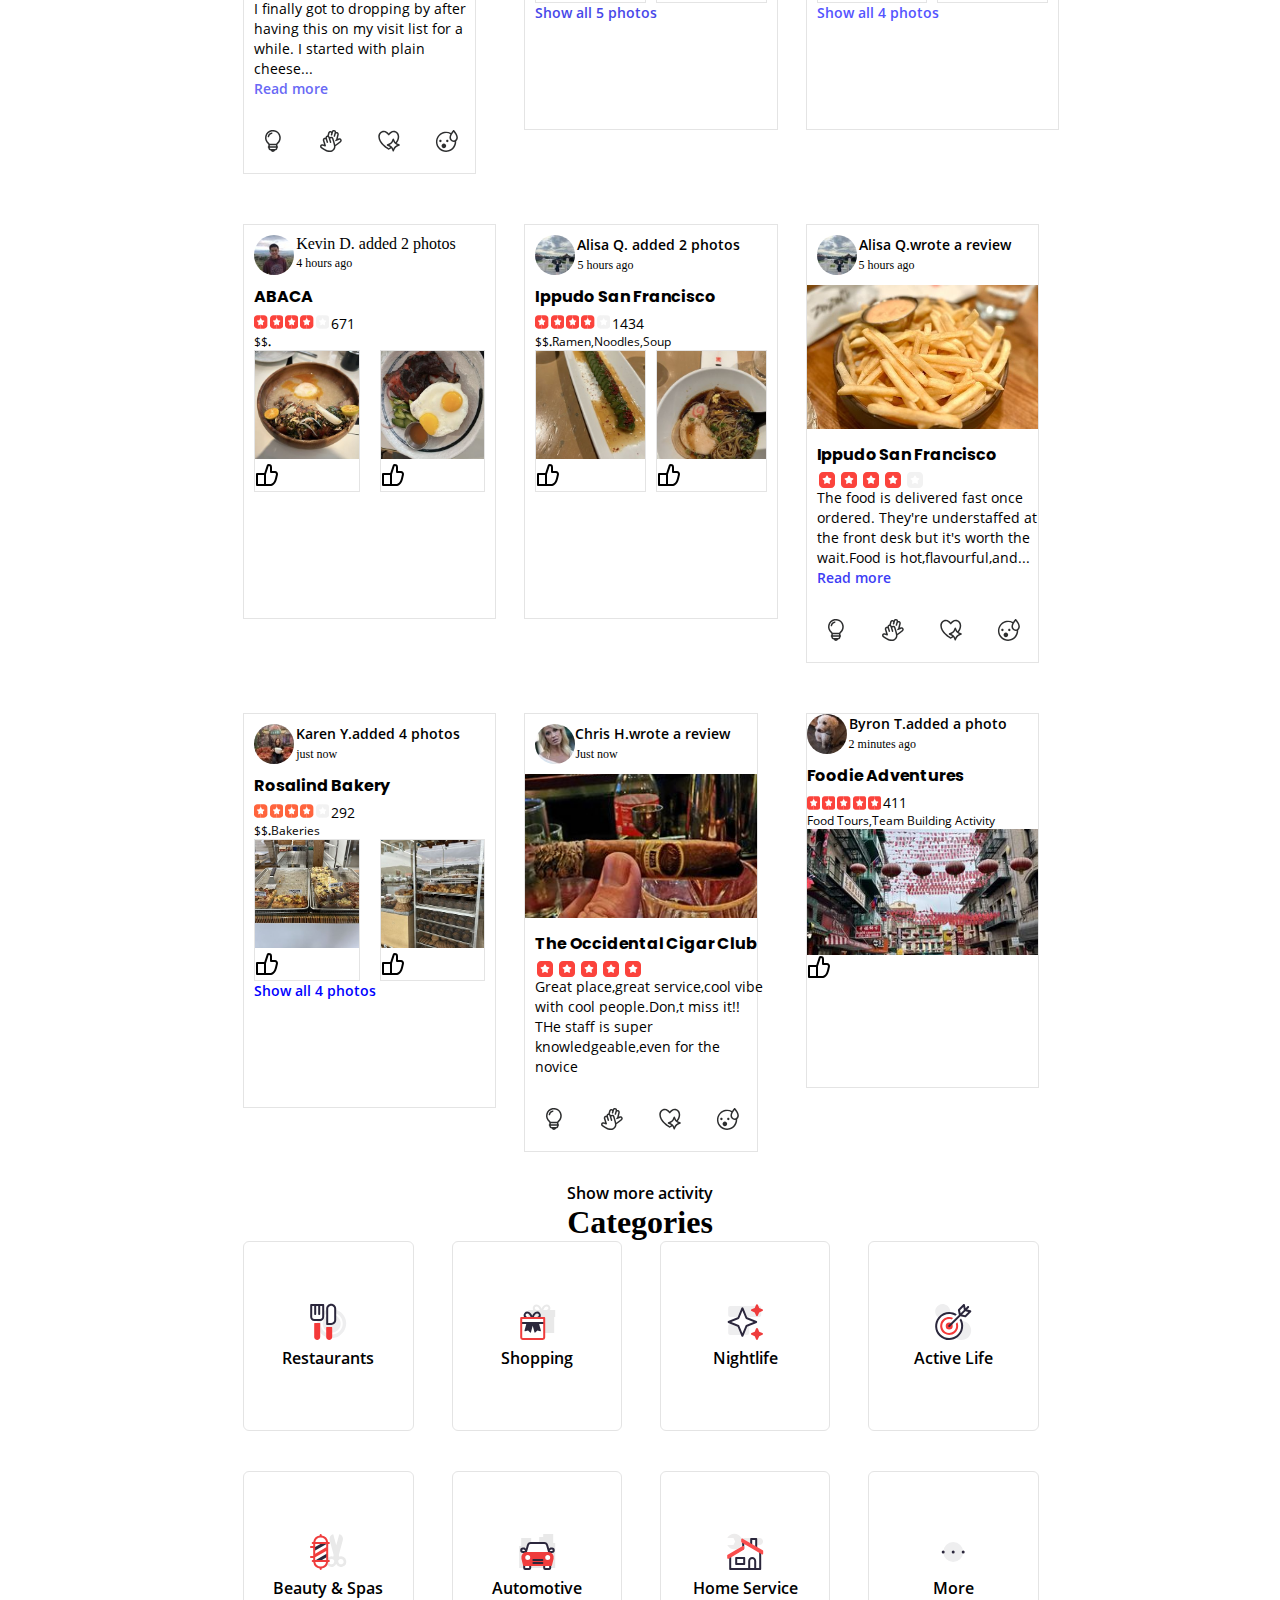
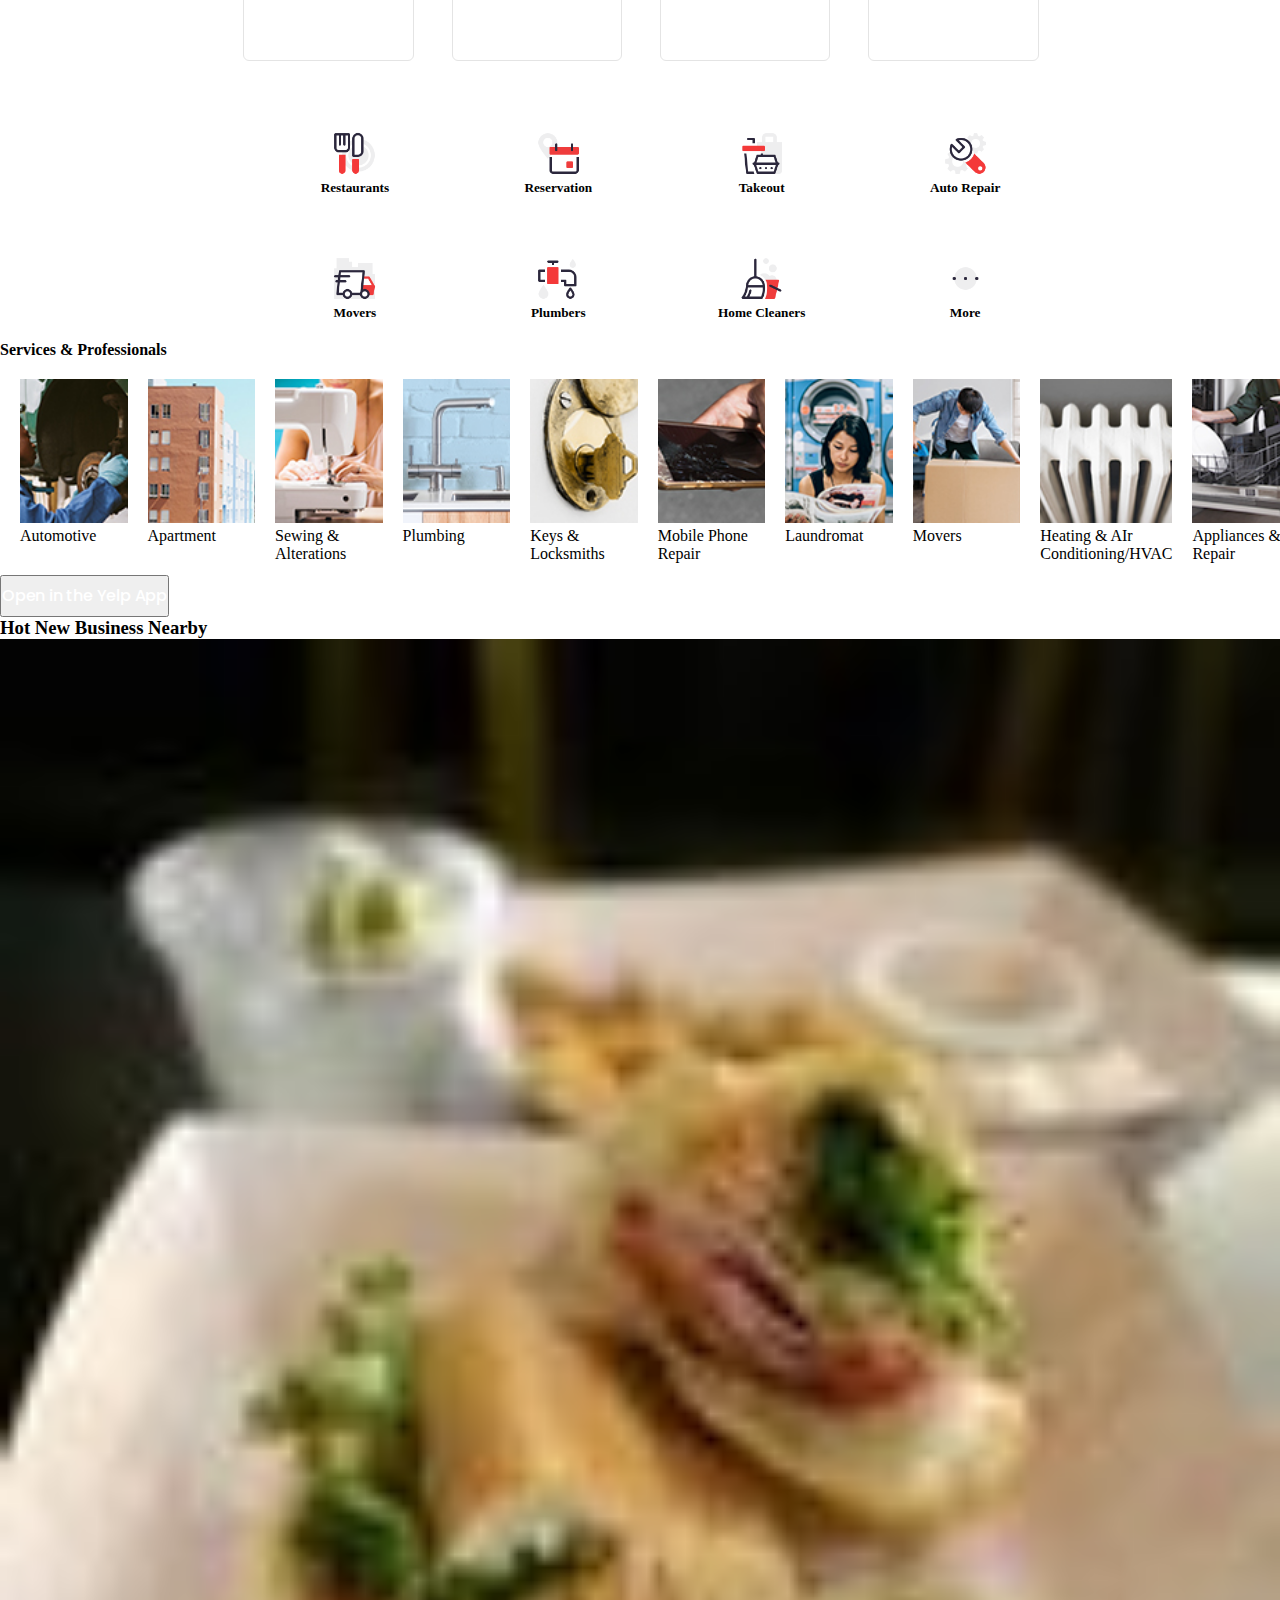
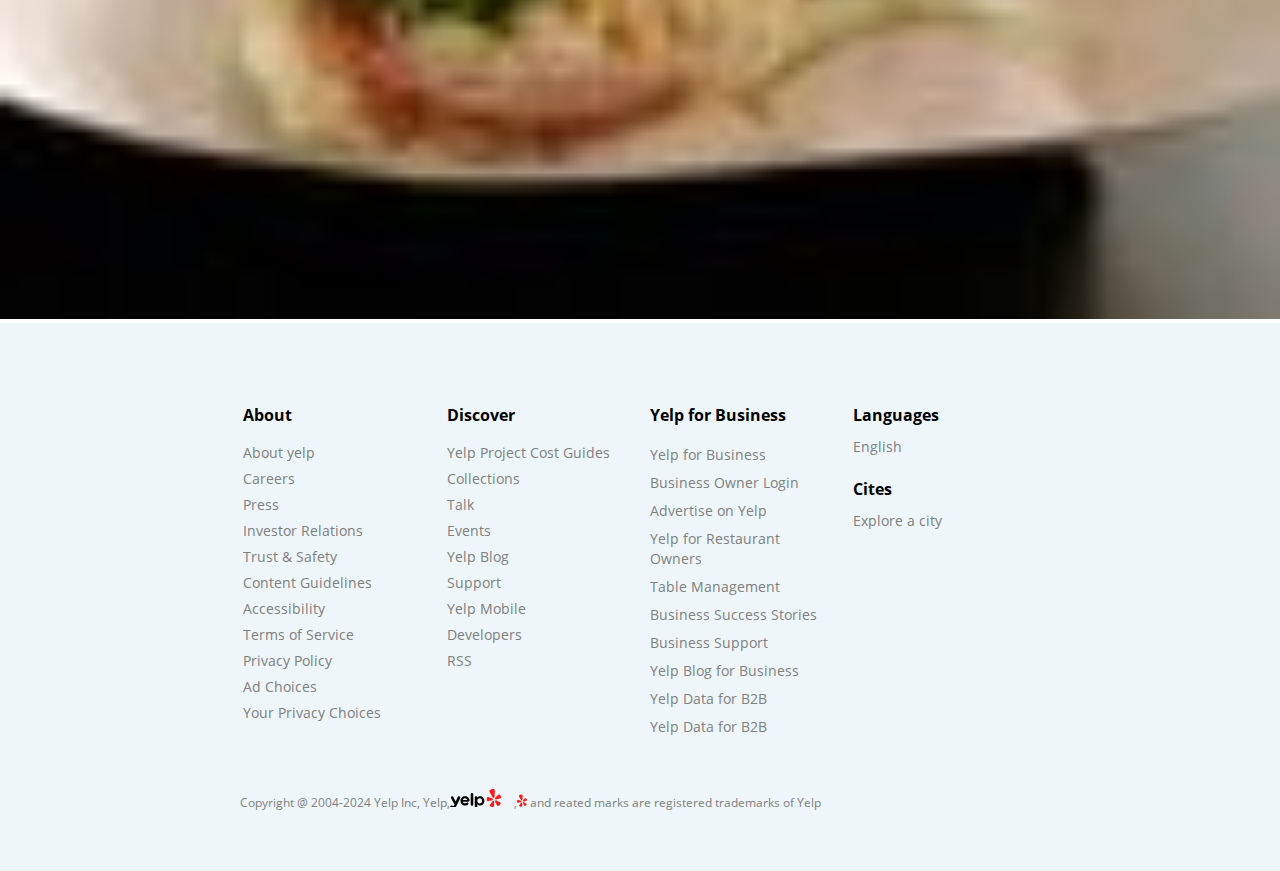
<file: Yelp/index.html>
<!DOCTYPE html>
<html lang="en">
<head>
    <meta charset="UTF-8">
    <meta name="viewport" content="width=device-width, initial-scale=1.0">
    <title>Restaurants, Dentists, Bars, Beauty Salons, Doctors- Yelp</title>
    <link rel="stylesheet" href="style.css">
    <link rel="icon" href="/Yelp/Images/yelpicon.png">
</head>
<body>
    <header>
        <div class="mainhead">
            <div>
                <div><button>Open in App</button></div>
                <div>
                    <svg xmlns="http://www.w3.org/2000/svg" width="80" height="40" viewBox="0 0 80 40" fill="none">
                        <path d="M64.722 22.065l1.296-.3a1.49 1.49 0 00.127-.034 1.43 1.43 0 001.022-1.703l-.006-.023a1.428 1.428 0 00-.22-.482 1.804 1.804 0 00-.529-.453 4.885 4.885 0 00-.752-.348l-1.42-.518c-.797-.296-1.595-.585-2.4-.867-.521-.185-.963-.348-1.348-.466-.072-.023-.152-.045-.217-.067-.465-.143-.79-.202-1.067-.203a1.27 1.27 0 00-.538.098 1.37 1.37 0 00-.468.332 2.84 2.84 0 00-.183.232 2.736 2.736 0 00-.273.543 7.371 7.371 0 00-.388 2.42c.006.744.026 1.698.435 2.345.098.166.23.31.388.421.291.201.585.228.892.25.457.032.9-.08 1.342-.182l4.304-.996.003.001zm14.451-6.882a7.36 7.36 0 00-1.407-2.005 2.18 2.18 0 00-.24-.205 2.817 2.817 0 00-.243-.164 2.765 2.765 0 00-.267-.127 1.37 1.37 0 00-.565-.094 1.283 1.283 0 00-.527.149c-.247.123-.514.32-.87.65-.049.05-.11.105-.166.156-.293.276-.62.617-1.008 1.013-.6.606-1.19 1.216-1.777 1.832l-1.05 1.09c-.192.2-.367.414-.523.643-.133.193-.227.41-.277.64a1.41 1.41 0 00.012.53l.006.023a1.428 1.428 0 001.663 1.081c.057-.008.102-.018.13-.024l5.6-1.296c.442-.102.89-.196 1.286-.426.266-.155.519-.308.692-.616a1.38 1.38 0 00.165-.55c.086-.763-.313-1.63-.634-2.3zm-10.024 2.358c.406-.51.404-1.27.44-1.892.122-2.076.25-4.152.351-6.23.04-.786.124-1.562.076-2.355-.038-.654-.043-1.405-.456-1.942-.73-.946-2.284-.868-3.344-.72-.325.045-.65.105-.973.183-.323.078-.642.162-.955.263-1.017.333-2.448.945-2.69 2.118-.136.663.188 1.34.439 1.946.304.733.72 1.393 1.1 2.083 1.001 1.823 2.022 3.633 3.04 5.446.304.54.635 1.226 1.223 1.506.039.017.078.032.119.045.263.1.55.12.825.055l.05-.011c.253-.07.482-.207.662-.399.033-.03.064-.062.093-.096zm-.484 5.559a1.295 1.295 0 00-1.443-.486c-.062.02-.121.045-.18.074a1.775 1.775 0 00-.254.16c-.233.172-.43.397-.608.622-.046.058-.087.134-.141.184l-.9 1.24c-.511.694-1.015 1.39-1.514 2.097-.326.457-.607.842-.83 1.183-.042.065-.086.137-.126.194-.267.413-.418.714-.495.982a1.283 1.283 0 00-.054.554c.025.194.09.38.192.547.054.084.112.165.174.243a2.748 2.748 0 00.453.416c.622.433 1.303.744 2.02.984a7.14 7.14 0 001.842.351c.106.005.213.003.32-.007a2.82 2.82 0 00.293-.041 2.8 2.8 0 00.287-.084 1.301 1.301 0 00.787-.779c.104-.26.172-.59.217-1.078.004-.07.014-.154.021-.23.035-.406.052-.883.078-1.444.043-.862.078-1.72.105-2.582l.057-1.53c.013-.354.002-.744-.096-1.095a1.633 1.633 0 00-.206-.475zm10.17 2.393c-.188-.206-.454-.412-.875-.666-.06-.034-.132-.079-.197-.118-.35-.21-.772-.432-1.264-.7a150.76 150.76 0 00-2.278-1.22l-1.35-.716c-.07-.02-.141-.07-.207-.102a3.356 3.356 0 00-.82-.293 1.735 1.735 0 00-.298-.03 1.125 1.125 0 00-.193.011 1.297 1.297 0 00-1.082 1.07c-.02.172-.014.346.019.515.066.36.227.715.393 1.026l.721 1.351c.401.762.808 1.52 1.224 2.275.269.492.492.914.701 1.263.04.066.085.137.12.197.254.42.459.685.666.874.135.13.296.229.473.29.185.061.382.083.576.064a2.79 2.79 0 00.294-.052c.096-.025.19-.056.283-.091.1-.038.197-.083.29-.135a7.153 7.153 0 001.502-1.125c.539-.53 1.015-1.109 1.385-1.77a2.19 2.19 0 00.134-.292 2.8 2.8 0 00.09-.282c.022-.098.039-.196.05-.295a1.394 1.394 0 00-.066-.576 1.28 1.28 0 00-.29-.473z" fill="#FF1A1A"/>
                        <path fill-rule="evenodd" clip-rule="evenodd" d="M32.352 12.352c0-1.113.908-2.023 2.002-2.023 1.08 0 1.955.91 2.002 2.039v15.79c0 1.114-.907 2.023-2.002 2.023a2.002 2.002 0 01-2.002-2.023V12.353zm-1.86 9.754c-.016.313-.094.893-.5 1.317-.439.455-1.033.564-1.377.564-1.431.008-2.862.012-4.293.016-1.43.004-2.862.008-4.293.016.126.392.376.988.939 1.536.344.33.672.518.813.596.172.11.766.424 1.501.424.782 0 1.47-.251 2.143-.596l.056-.03c.467-.241.95-.491 1.46-.582.501-.078 1.033.016 1.424.36.469.409.657 1.005.485 1.616-.204.69-.782 1.286-1.392 1.647-.344.203-.72.376-1.095.517a8.254 8.254 0 01-3.018.47c-.25 0-.516 0-.782-.03a7.008 7.008 0 01-.829-.158 5.882 5.882 0 01-1.251-.423 6.854 6.854 0 01-1.142-.643 7.457 7.457 0 01-1-.863 7.744 7.744 0 01-.83-1.034c-.844-1.286-1.235-2.87-1.157-4.407.063-1.505.563-3.01 1.47-4.234a3.47 3.47 0 01.32-.407c.046-.053.091-.105.134-.157 1.12-1.37 2.617-1.803 3.234-1.982l.034-.01a7.014 7.014 0 013.832 0c.297.079 1.97.596 3.268 1.992.063.063.235.266.454.564a7.466 7.466 0 011.202 2.517l.002.008c.094.345.188.815.188 1.396zm-9.18-2.588a3.532 3.532 0 00-1.22 1.976h6.818a3.64 3.64 0 00-1.235-1.976 3.565 3.565 0 00-2.19-.784c-.297 0-1.266.047-2.173.784zm25.928-4.155c-1.782 0-3.409.8-4.566 2.101v-.047a1.994 1.994 0 00-3.988.11v15.07c0 1.113.892 2.006 2.002 2.006 1.11 0 2.002-.893 2.002-2.007v-4.704c1.157 1.286 2.768 2.101 4.566 2.101 3.581 0 6.49-3.246 6.49-7.291-.016-4.046-2.925-7.34-6.506-7.34zm-.876 11.353c-2.032 0-3.69-1.772-3.69-3.983 0-2.227 1.642-3.999 3.69-3.999 2.034 0 3.691 1.772 3.691 3.999-.015 2.21-1.657 3.983-3.69 3.983zm-33.012-2.964l-.657 1.443c-.297.627-.594 1.27-.876 1.913-.09.197-.18.398-.272.603-1.25 2.78-2.733 6.081-5.967 6.783-1.564.345-3.926-.126-4.801-1.6-.876-1.49.422-3.199 2.095-2.807.264.06.524.189.785.319.436.217.879.438 1.358.34.453-.078.735-.408 1.094-.831a3.9 3.9 0 00.813-1.553.732.732 0 01-.023-.055.751.751 0 00-.023-.054c-.408-.76-.763-1.439-1.06-2.006-.194-.37-.362-.692-.504-.958l-.683-1.294c-.5-.948-.582-1.104-.803-1.513a57.5 57.5 0 00-1.532-2.713c-.58-.972-1.173-2.054-.689-3.199a1.913 1.913 0 012.346-1.098c1.007.306 1.452 1.264 1.87 2.16.075.161.15.321.226.475.672 1.333 1.329 2.666 1.986 3.998.058.133.146.314.253.533.096.196.207.423.325.675.062.13.12.252.174.362.068.14.127.262.17.36.305-.761.614-1.518.923-2.274.309-.757.618-1.514.923-2.274.008-.043.081-.205.19-.45a37.344 37.344 0 00.474-1.093c.406-.989.894-2.178 1.979-2.503a1.93 1.93 0 012.11.737c.236.33.33.706.345 1.082.013.832-.39 1.725-.735 2.492-.084.187-.164.366-.235.535l-.041.092c-.096.214-.355.798-.803 1.758-.162.344-.317.689-.474 1.037-.086.191-.172.384-.261.578z" fill="#000"/>
                      </svg>
                </div>
            </div>
            <div>
                <input type="text" placeholder="e.g.tacos,Mel's">
            </div>
        </div>
        <div class="header">
            <div class="yelp"><svg xmlns="http://www.w3.org/2000/svg" width="80" height="40" viewBox="0 0 228 40" fill="none">
                    <path d="M64.722 22.065l1.296-.3a1.49 1.49 0 00.127-.034 1.43 1.43 0 001.022-1.703l-.006-.023a1.428 1.428 0 00-.22-.482 1.804 1.804 0 00-.529-.453 4.885 4.885 0 00-.752-.348l-1.42-.518c-.797-.296-1.595-.585-2.4-.867-.521-.185-.963-.348-1.348-.466-.072-.023-.152-.045-.217-.067-.465-.143-.79-.202-1.067-.203a1.27 1.27 0 00-.538.098 1.37 1.37 0 00-.468.332 2.84 2.84 0 00-.183.232 2.736 2.736 0 00-.273.543 7.371 7.371 0 00-.388 2.42c.006.744.026 1.698.435 2.345.098.166.23.31.388.421.291.201.585.228.892.25.457.032.9-.08 1.342-.182l4.304-.996.003.001zm14.451-6.882a7.36 7.36 0 00-1.407-2.005 2.18 2.18 0 00-.24-.205 2.817 2.817 0 00-.243-.164 2.765 2.765 0 00-.267-.127 1.37 1.37 0 00-.565-.094 1.283 1.283 0 00-.527.149c-.247.123-.514.32-.87.65-.049.05-.11.105-.166.156-.293.276-.62.617-1.008 1.013-.6.606-1.19 1.216-1.777 1.832l-1.05 1.09c-.192.2-.367.414-.523.643-.133.193-.227.41-.277.64a1.41 1.41 0 00.012.53l.006.023a1.428 1.428 0 001.663 1.081c.057-.008.102-.018.13-.024l5.6-1.296c.442-.102.89-.196 1.286-.426.266-.155.519-.308.692-.616a1.38 1.38 0 00.165-.55c.086-.763-.313-1.63-.634-2.3zm-10.024 2.358c.406-.51.404-1.27.44-1.892.122-2.076.25-4.152.351-6.23.04-.786.124-1.562.076-2.355-.038-.654-.043-1.405-.456-1.942-.73-.946-2.284-.868-3.344-.72-.325.045-.65.105-.973.183-.323.078-.642.162-.955.263-1.017.333-2.448.945-2.69 2.118-.136.663.188 1.34.439 1.946.304.733.72 1.393 1.1 2.083 1.001 1.823 2.022 3.633 3.04 5.446.304.54.635 1.226 1.223 1.506.039.017.078.032.119.045.263.1.55.12.825.055l.05-.011c.253-.07.482-.207.662-.399.033-.03.064-.062.093-.096zm-.484 5.559a1.295 1.295 0 00-1.443-.486c-.062.02-.121.045-.18.074a1.775 1.775 0 00-.254.16c-.233.172-.43.397-.608.622-.046.058-.087.134-.141.184l-.9 1.24c-.511.694-1.015 1.39-1.514 2.097-.326.457-.607.842-.83 1.183-.042.065-.086.137-.126.194-.267.413-.418.714-.495.982a1.283 1.283 0 00-.054.554c.025.194.09.38.192.547.054.084.112.165.174.243a2.748 2.748 0 00.453.416c.622.433 1.303.744 2.02.984a7.14 7.14 0 001.842.351c.106.005.213.003.32-.007a2.82 2.82 0 00.293-.041 2.8 2.8 0 00.287-.084 1.301 1.301 0 00.787-.779c.104-.26.172-.59.217-1.078.004-.07.014-.154.021-.23.035-.406.052-.883.078-1.444.043-.862.078-1.72.105-2.582l.057-1.53c.013-.354.002-.744-.096-1.095a1.633 1.633 0 00-.206-.475zm10.17 2.393c-.188-.206-.454-.412-.875-.666-.06-.034-.132-.079-.197-.118-.35-.21-.772-.432-1.264-.7a150.76 150.76 0 00-2.278-1.22l-1.35-.716c-.07-.02-.141-.07-.207-.102a3.356 3.356 0 00-.82-.293 1.735 1.735 0 00-.298-.03 1.125 1.125 0 00-.193.011 1.297 1.297 0 00-1.082 1.07c-.02.172-.014.346.019.515.066.36.227.715.393 1.026l.721 1.351c.401.762.808 1.52 1.224 2.275.269.492.492.914.701 1.263.04.066.085.137.12.197.254.42.459.685.666.874.135.13.296.229.473.29.185.061.382.083.576.064a2.79 2.79 0 00.294-.052c.096-.025.19-.056.283-.091.1-.038.197-.083.29-.135a7.153 7.153 0 001.502-1.125c.539-.53 1.015-1.109 1.385-1.77a2.19 2.19 0 00.134-.292 2.8 2.8 0 00.09-.282c.022-.098.039-.196.05-.295a1.394 1.394 0 00-.066-.576 1.28 1.28 0 00-.29-.473z" fill="#fff"/>
                    <path fill-rule="evenodd" clip-rule="evenodd" d="M32.352 12.352c0-1.113.908-2.023 2.002-2.023 1.08 0 1.955.91 2.002 2.039v15.79c0 1.114-.907 2.023-2.002 2.023a2.002 2.002 0 01-2.002-2.023V12.353zm-1.86 9.754c-.016.313-.094.893-.5 1.317-.439.455-1.033.564-1.377.564-1.431.008-2.862.012-4.293.016-1.43.004-2.862.008-4.293.016.126.392.376.988.939 1.536.344.33.672.518.813.596.172.11.766.424 1.501.424.782 0 1.47-.251 2.143-.596l.056-.03c.467-.241.95-.491 1.46-.582.501-.078 1.033.016 1.424.36.469.409.657 1.005.485 1.616-.204.69-.782 1.286-1.392 1.647-.344.203-.72.376-1.095.517a8.254 8.254 0 01-3.018.47c-.25 0-.516 0-.782-.03a7.008 7.008 0 01-.829-.158 5.882 5.882 0 01-1.251-.423 6.854 6.854 0 01-1.142-.643 7.457 7.457 0 01-1-.863 7.744 7.744 0 01-.83-1.034c-.844-1.286-1.235-2.87-1.157-4.407.063-1.505.563-3.01 1.47-4.234a3.47 3.47 0 01.32-.407c.046-.053.091-.105.134-.157 1.12-1.37 2.617-1.803 3.234-1.982l.034-.01a7.014 7.014 0 013.832 0c.297.079 1.97.596 3.268 1.992.063.063.235.266.454.564a7.466 7.466 0 011.202 2.517l.002.008c.094.345.188.815.188 1.396zm-9.18-2.588a3.532 3.532 0 00-1.22 1.976h6.818a3.64 3.64 0 00-1.235-1.976 3.565 3.565 0 00-2.19-.784c-.297 0-1.266.047-2.173.784zm25.928-4.155c-1.782 0-3.409.8-4.566 2.101v-.047a1.994 1.994 0 00-3.988.11v15.07c0 1.113.892 2.006 2.002 2.006 1.11 0 2.002-.893 2.002-2.007v-4.704c1.157 1.286 2.768 2.101 4.566 2.101 3.581 0 6.49-3.246 6.49-7.291-.016-4.046-2.925-7.34-6.506-7.34zm-.876 11.353c-2.032 0-3.69-1.772-3.69-3.983 0-2.227 1.642-3.999 3.69-3.999 2.034 0 3.691 1.772 3.691 3.999-.015 2.21-1.657 3.983-3.69 3.983zm-33.012-2.964l-.657 1.443c-.297.627-.594 1.27-.876 1.913-.09.197-.18.398-.272.603-1.25 2.78-2.733 6.081-5.967 6.783-1.564.345-3.926-.126-4.801-1.6-.876-1.49.422-3.199 2.095-2.807.264.06.524.189.785.319.436.217.879.438 1.358.34.453-.078.735-.408 1.094-.831a3.9 3.9 0 00.813-1.553.732.732 0 01-.023-.055.751.751 0 00-.023-.054c-.408-.76-.763-1.439-1.06-2.006-.194-.37-.362-.692-.504-.958l-.683-1.294c-.5-.948-.582-1.104-.803-1.513a57.5 57.5 0 00-1.532-2.713c-.58-.972-1.173-2.054-.689-3.199a1.913 1.913 0 012.346-1.098c1.007.306 1.452 1.264 1.87 2.16.075.161.15.321.226.475.672 1.333 1.329 2.666 1.986 3.998.058.133.146.314.253.533.096.196.207.423.325.675.062.13.12.252.174.362.068.14.127.262.17.36.305-.761.614-1.518.923-2.274.309-.757.618-1.514.923-2.274.008-.043.081-.205.19-.45a37.344 37.344 0 00.474-1.093c.406-.989.894-2.178 1.979-2.503a1.93 1.93 0 012.11.737c.236.33.33.706.345 1.082.013.832-.39 1.725-.735 2.492-.084.187-.164.366-.235.535l-.041.092c-.096.214-.355.798-.803 1.758-.162.344-.317.689-.474 1.037-.086.191-.172.384-.261.578z" fill="#fff"/>
                </svg>
            </div>
            <div class="subheader">
                <div class="centre">
                    <div class="things"><span>things to do, nail salons, plumbers</span></div>
                    <div class="sidecentre"><span>San Francisco, CA</span></div>
                    <div class="search"><svg width="24" height="24" class="icon_svg" fill="white"><path d="m21.853 20.355-3.444-3.443a9.428 9.428 0 1 0-16.761-6.171 9.428 9.428 0 0 0 15.348 7.586l3.443 3.442a1 1 0 1 0 1.414-1.414ZM5.82 16.245a7.429 7.429 0 1 1 5.253 2.175 7.38 7.38 0 0 1-5.253-2.176Z"></path></svg></div>
                </div>
                <div class="yelpbusiness">
                    <span>Yelp for Business</span>
                    <span>write a Review</span>
                    <span>Start a project</span>
                    <button class="log">Log In</button>
                    <button class="sign">Sign Up</button>
                </div>
            </div>

        </div>
        <div class="centrebottom">
            <div class="downarrow">
                <span>Restaurants </span>
                <svg width="24" height="24" class="icon_svg" fill="white"><path d="M12 15.25a1 1 0 0 1-.7-.29l-4.58-4.5A1.011 1.011 0 0 1 8.12 9L12 12.85 15.88 9a1 1 0 1 1 1.4 1.42L12.7 15a1 1 0 0 1-.7.25Z"></path></svg>
            </div>
            <div class="downarrow">
                <span>Home Sevrices</span>
                <svg width="24" height="24" class="icon_svg" fill="white"><path d="M12 15.25a1 1 0 0 1-.7-.29l-4.58-4.5A1.011 1.011 0 0 1 8.12 9L12 12.85 15.88 9a1 1 0 1 1 1.4 1.42L12.7 15a1 1 0 0 1-.7.25Z"></path></svg>
            </div>
            <div class="downarrow">
                <span>Auto Services</span>
                <svg width="24" height="24" class="icon_svg" fill="white"><path d="M12 15.25a1 1 0 0 1-.7-.29l-4.58-4.5A1.011 1.011 0 0 1 8.12 9L12 12.85 15.88 9a1 1 0 1 1 1.4 1.42L12.7 15a1 1 0 0 1-.7.25Z"></path></svg>
            </div>
            <div class="downarrow">
                <span>More</span>
                <svg width="24" height="24" class="icon_svg" fill="white"><path d="M12 15.25a1 1 0 0 1-.7-.29l-4.58-4.5A1.011 1.011 0 0 1 8.12 9L12 12.85 15.88 9a1 1 0 1 1 1.4 1.42L12.7 15a1 1 0 0 1-.7.25Z"></path></svg>
            </div>
           
        </div>
        <div class="farewell">
            <div><span>Say farewell to dead branches</span></div>
            <div class="tree">
                <button class="svg"><svg width="24" height="24" class="icon_svg" fill="white"><path d="m21.853 20.355-3.444-3.443a9.428 9.428 0 1 0-16.761-6.171 9.428 9.428 0 0 0 15.348 7.586l3.443 3.442a1 1 0 1 0 1.414-1.414ZM5.82 16.245a7.429 7.429 0 1 1 5.253 2.175 7.38 7.38 0 0 1-5.253-2.176Z"></path></svg></button>   
                <button class="treebutton">Tree services</button>
            </div>
        </div>
        <div class="Turftim">
            <h5>Turftim Landscape and Design </h5>
            <span>Photo by <strong>Tim M</strong></span>
        </div>
    </header>
    <h1 class="activity">Recent Activity</h1>
    <div class="review">
        <div class="firstreview">
            <div class="profile">
                <img src="/Yelp/Images/1stlady.jpg" alt="">
                <div>
                    <span class="name">Joanne C.added 2 photos</span><br>
                    <span class="time">31 minutes ago</span>
                </div>
            </div>
            <h4>Isla Restaurant</h4>
            <div class="starsection">
                <div><svg width="20" height="20" viewBox="0 0 20 20"><path fill="rgba(255,135,66,1)" opacity="1" d="M0 4C0 1.79086 1.79086 0 4 0H10V20H4C1.79086 20 0 18.2091 0 16V4Z"></path><path fill="rgba(255,135,66,1)" opacity="1" d="M20 4C20 1.79086 18.2091 0 16 0H10V20H16C18.2091 20 20 18.2091 20 16V4Z"></path><path fill="rgba(255,255,255,1)" fill-rule="evenodd" clip-rule="evenodd" d="M10 13.3736L12.5949 14.7111C12.7378 14.7848 12.9006 14.8106 13.0593 14.7847C13.4681 14.718 13.7454 14.3325 13.6787 13.9237L13.2085 11.0425L15.2824 8.98796C15.3967 8.8748 15.4715 8.72792 15.4959 8.569C15.5588 8.15958 15.2779 7.77672 14.8685 7.71384L11.983 7.2707L10.6699 4.66338C10.5975 4.51978 10.481 4.40322 10.3374 4.33089C9.96742 4.14458 9.51648 4.29344 9.33017 4.66338L8.01705 7.2707L5.13157 7.71384C4.97265 7.73825 4.82577 7.81309 4.71261 7.92731C4.42109 8.22158 4.42332 8.69645 4.71759 8.98796L6.79152 11.0425L6.32131 13.9237C6.29541 14.0824 6.3212 14.2452 6.39486 14.3881C6.58464 14.7563 7.03696 14.9009 7.40514 14.7111L10 13.3736Z"></path></svg></div> 
                <div><svg width="20" height="20" viewBox="0 0 20 20"><path fill="rgba(255,135,66,1)" opacity="1" d="M0 4C0 1.79086 1.79086 0 4 0H10V20H4C1.79086 20 0 18.2091 0 16V4Z"></path><path fill="rgba(255,135,66,1)" opacity="1" d="M20 4C20 1.79086 18.2091 0 16 0H10V20H16C18.2091 20 20 18.2091 20 16V4Z"></path><path fill="rgba(255,255,255,1)" fill-rule="evenodd" clip-rule="evenodd" d="M10 13.3736L12.5949 14.7111C12.7378 14.7848 12.9006 14.8106 13.0593 14.7847C13.4681 14.718 13.7454 14.3325 13.6787 13.9237L13.2085 11.0425L15.2824 8.98796C15.3967 8.8748 15.4715 8.72792 15.4959 8.569C15.5588 8.15958 15.2779 7.77672 14.8685 7.71384L11.983 7.2707L10.6699 4.66338C10.5975 4.51978 10.481 4.40322 10.3374 4.33089C9.96742 4.14458 9.51648 4.29344 9.33017 4.66338L8.01705 7.2707L5.13157 7.71384C4.97265 7.73825 4.82577 7.81309 4.71261 7.92731C4.42109 8.22158 4.42332 8.69645 4.71759 8.98796L6.79152 11.0425L6.32131 13.9237C6.29541 14.0824 6.3212 14.2452 6.39486 14.3881C6.58464 14.7563 7.03696 14.9009 7.40514 14.7111L10 13.3736Z"></path></svg></div> 
                <div><svg width="20" height="20" viewBox="0 0 20 20"><path fill="rgba(255,135,66,1)" opacity="1" d="M0 4C0 1.79086 1.79086 0 4 0H10V20H4C1.79086 20 0 18.2091 0 16V4Z"></path><path fill="rgba(255,135,66,1)" opacity="1" d="M20 4C20 1.79086 18.2091 0 16 0H10V20H16C18.2091 20 20 18.2091 20 16V4Z"></path><path fill="rgba(255,255,255,1)" fill-rule="evenodd" clip-rule="evenodd" d="M10 13.3736L12.5949 14.7111C12.7378 14.7848 12.9006 14.8106 13.0593 14.7847C13.4681 14.718 13.7454 14.3325 13.6787 13.9237L13.2085 11.0425L15.2824 8.98796C15.3967 8.8748 15.4715 8.72792 15.4959 8.569C15.5588 8.15958 15.2779 7.77672 14.8685 7.71384L11.983 7.2707L10.6699 4.66338C10.5975 4.51978 10.481 4.40322 10.3374 4.33089C9.96742 4.14458 9.51648 4.29344 9.33017 4.66338L8.01705 7.2707L5.13157 7.71384C4.97265 7.73825 4.82577 7.81309 4.71261 7.92731C4.42109 8.22158 4.42332 8.69645 4.71759 8.98796L6.79152 11.0425L6.32131 13.9237C6.29541 14.0824 6.3212 14.2452 6.39486 14.3881C6.58464 14.7563 7.03696 14.9009 7.40514 14.7111L10 13.3736Z"></path></svg></div> 
                <div><svg width="20" height="20" viewBox="0 0 20 20"><path fill="rgba(255,135,66,1)" opacity="1" d="M0 4C0 1.79086 1.79086 0 4 0H10V20H4C1.79086 20 0 18.2091 0 16V4Z"></path><path fill="rgba(200,201,202,0.48)" opacity="0.5" d="M20 4C20 1.79086 18.2091 0 16 0H10V20H16C18.2091 20 20 18.2091 20 16V4Z"></path><path fill="rgba(255,255,255,1)" fill-rule="evenodd" clip-rule="evenodd" d="M10 13.3736L12.5949 14.7111C12.7378 14.7848 12.9006 14.8106 13.0593 14.7847C13.4681 14.718 13.7454 14.3325 13.6787 13.9237L13.2085 11.0425L15.2824 8.98796C15.3967 8.8748 15.4715 8.72792 15.4959 8.569C15.5588 8.15958 15.2779 7.77672 14.8685 7.71384L11.983 7.2707L10.6699 4.66338C10.5975 4.51978 10.481 4.40322 10.3374 4.33089C9.96742 4.14458 9.51648 4.29344 9.33017 4.66338L8.01705 7.2707L5.13157 7.71384C4.97265 7.73825 4.82577 7.81309 4.71261 7.92731C4.42109 8.22158 4.42332 8.69645 4.71759 8.98796L6.79152 11.0425L6.32131 13.9237C6.29541 14.0824 6.3212 14.2452 6.39486 14.3881C6.58464 14.7563 7.03696 14.9009 7.40514 14.7111L10 13.3736Z"></path></svg></div> 
                <div><svg width="20" height="20" viewBox="0 0 20 20"><path fill="rgba(200,201,202,0.48)" opacity="1" d="M0 4C0 1.79086 1.79086 0 4 0H10V20H4C1.79086 20 0 18.2091 0 16V4Z"></path><path fill="rgba(200,201,202,0.48)" opacity="0.5" d="M20 4C20 1.79086 18.2091 0 16 0H10V20H16C18.2091 20 20 18.2091 20 16V4Z"></path><path fill="rgba(255,255,255,1)" fill-rule="evenodd" clip-rule="evenodd" d="M10 13.3736L12.5949 14.7111C12.7378 14.7848 12.9006 14.8106 13.0593 14.7847C13.4681 14.718 13.7454 14.3325 13.6787 13.9237L13.2085 11.0425L15.2824 8.98796C15.3967 8.8748 15.4715 8.72792 15.4959 8.569C15.5588 8.15958 15.2779 7.77672 14.8685 7.71384L11.983 7.2707L10.6699 4.66338C10.5975 4.51978 10.481 4.40322 10.3374 4.33089C9.96742 4.14458 9.51648 4.29344 9.33017 4.66338L8.01705 7.2707L5.13157 7.71384C4.97265 7.73825 4.82577 7.81309 4.71261 7.92731C4.42109 8.22158 4.42332 8.69645 4.71759 8.98796L6.79152 11.0425L6.32131 13.9237C6.29541 14.0824 6.3212 14.2452 6.39486 14.3881C6.58464 14.7563 7.03696 14.9009 7.40514 14.7111L10 13.3736Z"></path></svg></div> 
                <div><span>982</span></div>
            </div>
            <span class="base">$$ <strong>.</strong> Filipino</span>
            <div class="limages">
                <div class="limages1">
                    <img src="/Yelp/Images/l.jpg" alt="">
                    <svg width="24" height="24" class="icon_svg"><path d="M22.35 9.13A3 3 0 0 0 20 8h-3V4.28A3.28 3.28 0 0 0 13.72 1a2 2 0 0 0-1.9 1.37L9.28 10H2a1 1 0 0 0-1 1v11a1 1 0 0 0 1 1h13.25c.21 0 5.11-.08 6.7-7.12l1-4.21a3 3 0 0 0-.6-2.54ZM3 12h6v9H3v-9Zm18-.77-1 4.2C18.78 20.85 15.38 21 15.25 21H11v-9.84L13.72 3c.707 0 1.28.573 1.28 1.28V9a1 1 0 0 0 1 1h4a1 1 0 0 1 .78.38 1 1 0 0 1 .22.85Z"></path></svg>
                </div>
                <div class="limages2">
                    <img src="/Yelp/Images/l (1).jpg" alt="">
                    <svg width="24" height="24" class="icon_svg"><path d="M22.35 9.13A3 3 0 0 0 20 8h-3V4.28A3.28 3.28 0 0 0 13.72 1a2 2 0 0 0-1.9 1.37L9.28 10H2a1 1 0 0 0-1 1v11a1 1 0 0 0 1 1h13.25c.21 0 5.11-.08 6.7-7.12l1-4.21a3 3 0 0 0-.6-2.54ZM3 12h6v9H3v-9Zm18-.77-1 4.2C18.78 20.85 15.38 21 15.25 21H11v-9.84L13.72 3c.707 0 1.28.573 1.28 1.28V9a1 1 0 0 0 1 1h4a1 1 0 0 1 .78.38 1 1 0 0 1 .22.85Z"></path></svg>
                </div>
            </div>

        </div>
        <div class="secondreview">
            <div class="profile2">
                <img src="/Yelp/Images/1stlady.jpg" alt="">
                <div>
                    <span class="name">Joanne C.wrote a review</span><br>
                    <span class="time">32 minutes ago</span>
                </div>
            </div>
            <div class="lsla">
                <img src="/Yelp/Images/l (2).jpg" alt="">
            </div>
            <h4>Isla Restaurant</h4>
            <div class="Joanne">
                <div class="starsection2">
                    <svg width="16" height="16" viewBox="0 0 16 16"><path fill="rgba(251,67,60,1)" opacity="1" d="M0 4C0 1.79086 1.79086 0 4 0H8V16H4C1.79086 16 0 14.2091 0 12V4Z"></path><path fill="rgba(251,67,60,1)" opacity="1" d="M16 4C16 1.79086 14.2091 0 12 0H8V16H12C14.2091 16 16 14.2091 16 12V4Z"></path><path fill="rgba(255,255,255,1)" fill-rule="evenodd" clip-rule="evenodd" d="M7.99999 10.6989L10.0759 11.7689C10.1902 11.8279 10.3205 11.8485 10.4474 11.8278C10.7745 11.7744 10.9963 11.466 10.943 11.139L10.5668 8.834L12.2259 7.19036C12.3173 7.09983 12.3772 6.98233 12.3967 6.85519C12.447 6.52766 12.2223 6.22137 11.8947 6.17106L9.58635 5.81655L8.53586 3.7307C8.478 3.61581 8.38475 3.52256 8.26987 3.46471C7.97391 3.31565 7.61316 3.43474 7.46411 3.7307L6.41362 5.81655L4.10524 6.17106C3.97809 6.19059 3.86059 6.25046 3.77006 6.34184C3.53685 6.57726 3.53863 6.95715 3.77405 7.19036L5.43319 8.834L5.05702 11.139C5.0363 11.2659 5.05693 11.3962 5.11587 11.5105C5.26769 11.805 5.62954 11.9207 5.92409 11.7689L7.99999 10.6989V10.6989Z"></path></svg>
                    <svg width="16" height="16" viewBox="0 0 16 16"><path fill="rgba(251,67,60,1)" opacity="1" d="M0 4C0 1.79086 1.79086 0 4 0H8V16H4C1.79086 16 0 14.2091 0 12V4Z"></path><path fill="rgba(251,67,60,1)" opacity="1" d="M16 4C16 1.79086 14.2091 0 12 0H8V16H12C14.2091 16 16 14.2091 16 12V4Z"></path><path fill="rgba(255,255,255,1)" fill-rule="evenodd" clip-rule="evenodd" d="M7.99999 10.6989L10.0759 11.7689C10.1902 11.8279 10.3205 11.8485 10.4474 11.8278C10.7745 11.7744 10.9963 11.466 10.943 11.139L10.5668 8.834L12.2259 7.19036C12.3173 7.09983 12.3772 6.98233 12.3967 6.85519C12.447 6.52766 12.2223 6.22137 11.8947 6.17106L9.58635 5.81655L8.53586 3.7307C8.478 3.61581 8.38475 3.52256 8.26987 3.46471C7.97391 3.31565 7.61316 3.43474 7.46411 3.7307L6.41362 5.81655L4.10524 6.17106C3.97809 6.19059 3.86059 6.25046 3.77006 6.34184C3.53685 6.57726 3.53863 6.95715 3.77405 7.19036L5.43319 8.834L5.05702 11.139C5.0363 11.2659 5.05693 11.3962 5.11587 11.5105C5.26769 11.805 5.62954 11.9207 5.92409 11.7689L7.99999 10.6989V10.6989Z"></path></svg>
                    <svg width="16" height="16" viewBox="0 0 16 16"><path fill="rgba(251,67,60,1)" opacity="1" d="M0 4C0 1.79086 1.79086 0 4 0H8V16H4C1.79086 16 0 14.2091 0 12V4Z"></path><path fill="rgba(251,67,60,1)" opacity="1" d="M16 4C16 1.79086 14.2091 0 12 0H8V16H12C14.2091 16 16 14.2091 16 12V4Z"></path><path fill="rgba(255,255,255,1)" fill-rule="evenodd" clip-rule="evenodd" d="M7.99999 10.6989L10.0759 11.7689C10.1902 11.8279 10.3205 11.8485 10.4474 11.8278C10.7745 11.7744 10.9963 11.466 10.943 11.139L10.5668 8.834L12.2259 7.19036C12.3173 7.09983 12.3772 6.98233 12.3967 6.85519C12.447 6.52766 12.2223 6.22137 11.8947 6.17106L9.58635 5.81655L8.53586 3.7307C8.478 3.61581 8.38475 3.52256 8.26987 3.46471C7.97391 3.31565 7.61316 3.43474 7.46411 3.7307L6.41362 5.81655L4.10524 6.17106C3.97809 6.19059 3.86059 6.25046 3.77006 6.34184C3.53685 6.57726 3.53863 6.95715 3.77405 7.19036L5.43319 8.834L5.05702 11.139C5.0363 11.2659 5.05693 11.3962 5.11587 11.5105C5.26769 11.805 5.62954 11.9207 5.92409 11.7689L7.99999 10.6989V10.6989Z"></path></svg>
                    <svg width="16" height="16" viewBox="0 0 16 16"><path fill="rgba(251,67,60,1)" opacity="1" d="M0 4C0 1.79086 1.79086 0 4 0H8V16H4C1.79086 16 0 14.2091 0 12V4Z"></path><path fill="rgba(251,67,60,1)" opacity="1" d="M16 4C16 1.79086 14.2091 0 12 0H8V16H12C14.2091 16 16 14.2091 16 12V4Z"></path><path fill="rgba(255,255,255,1)" fill-rule="evenodd" clip-rule="evenodd" d="M7.99999 10.6989L10.0759 11.7689C10.1902 11.8279 10.3205 11.8485 10.4474 11.8278C10.7745 11.7744 10.9963 11.466 10.943 11.139L10.5668 8.834L12.2259 7.19036C12.3173 7.09983 12.3772 6.98233 12.3967 6.85519C12.447 6.52766 12.2223 6.22137 11.8947 6.17106L9.58635 5.81655L8.53586 3.7307C8.478 3.61581 8.38475 3.52256 8.26987 3.46471C7.97391 3.31565 7.61316 3.43474 7.46411 3.7307L6.41362 5.81655L4.10524 6.17106C3.97809 6.19059 3.86059 6.25046 3.77006 6.34184C3.53685 6.57726 3.53863 6.95715 3.77405 7.19036L5.43319 8.834L5.05702 11.139C5.0363 11.2659 5.05693 11.3962 5.11587 11.5105C5.26769 11.805 5.62954 11.9207 5.92409 11.7689L7.99999 10.6989V10.6989Z"></path></svg>
                    <svg width="20" height="20" viewBox="0 0 20 20"><path fill="rgba(200,201,202,0.48)" opacity="0.5" d="M0 4C0 1.79086 1.79086 0 4 0H10V20H4C1.79086 20 0 18.2091 0 16V4Z"></path><path fill="rgba(200,201,202,0.48)" opacity="0.5" d="M20 4C20 1.79086 18.2091 0 16 0H10V20H16C18.2091 20 20 18.2091 20 16V4Z"></path><path fill="rgba(255,255,255,1)" fill-rule="evenodd" clip-rule="evenodd" d="M10 13.3736L12.5949 14.7111C12.7378 14.7848 12.9006 14.8106 13.0593 14.7847C13.4681 14.718 13.7454 14.3325 13.6787 13.9237L13.2085 11.0425L15.2824 8.98796C15.3967 8.8748 15.4715 8.72792 15.4959 8.569C15.5588 8.15958 15.2779 7.77672 14.8685 7.71384L11.983 7.2707L10.6699 4.66338C10.5975 4.51978 10.481 4.40322 10.3374 4.33089C9.96742 4.14458 9.51648 4.29344 9.33017 4.66338L8.01705 7.2707L5.13157 7.71384C4.97265 7.73825 4.82577 7.81309 4.71261 7.92731C4.42109 8.22158 4.42332 8.69645 4.71759 8.98796L6.79152 11.0425L6.32131 13.9237C6.29541 14.0824 6.3212 14.2452 6.39486 14.3881C6.58464 14.7563 7.03696 14.9009 7.40514 14.7111L10 13.3736Z"></path></svg>
                </div>
                <span  class="para">This is definitely at the top of our 'favorite Filipino food' places. We were driving by the....</span>
                <h5>Read more</h5>
            </div>
            <div class="bottom">
                <svg xmlns="http://www.w3.org/2000/svg" width="24" height="24" viewBox="0 0 24 24" fill="none">
                    <title/><path d="M7.48871 8.32318C7.44568 8.32322 7.40272 8.31963 7.36029 8.31244C7.16431 8.27849 6.98981 8.16815 6.8751 8.00565C6.76039 7.84316 6.71485 7.64178 6.74848 7.44574C6.92998 6.46014 7.40053 5.5508 8.10029 4.83339C8.80005 4.11598 9.69739 3.62292 10.6782 3.41694C10.7749 3.39809 10.8743 3.39847 10.9709 3.41805C11.0674 3.43764 11.1592 3.47605 11.2409 3.5311C11.3226 3.58614 11.3926 3.65674 11.4471 3.73886C11.5015 3.82098 11.5392 3.91302 11.558 4.00971C11.5769 4.10641 11.5765 4.20587 11.5569 4.30242C11.5373 4.39897 11.4989 4.49072 11.4439 4.57242C11.3888 4.65413 11.3182 4.72419 11.2361 4.77861C11.154 4.83303 11.062 4.87075 10.9653 4.8896C10.2814 5.03351 9.65585 5.37766 9.16821 5.87825C8.68058 6.37883 8.35293 7.0132 8.22699 7.7006C8.19684 7.87465 8.10628 8.03249 7.97125 8.14636C7.83622 8.26023 7.66535 8.32284 7.48871 8.32318Z" fill="#2D2E2F"/>
                    <path d="M16.9927 14.9409C17.9002 14.2026 18.6324 13.2719 19.1363 12.2161C19.6402 11.1602 19.9032 10.0056 19.9062 8.83574C19.9093 7.66583 19.6524 6.50986 19.1541 5.45137C18.6558 4.39289 17.9286 3.45835 17.0249 2.71531C16.1145 1.96862 15.0497 1.43341 13.9073 1.14833C12.7649 0.863261 11.5735 0.835435 10.419 1.06687C8.95214 1.36506 7.60014 2.07378 6.5204 3.1105C5.44066 4.14722 4.6776 5.46931 4.32005 6.92285C3.9625 8.37639 4.02516 9.9016 4.50074 11.3209C4.97633 12.7402 5.84527 13.9953 7.00641 14.9399C7.13948 15.0473 7.24689 15.183 7.3208 15.3372C7.39472 15.4913 7.43327 15.6601 7.43365 15.831V17.2145C7.26797 17.2477 7.11893 17.3374 7.01184 17.4681C6.90476 17.5988 6.84625 17.7626 6.84625 17.9316C6.84625 18.1006 6.90476 18.2644 7.01184 18.3951C7.11893 18.5259 7.26797 18.6155 7.43365 18.6488V18.9643C7.43568 19.618 7.67899 20.248 8.11693 20.7333C8.55487 21.2187 9.15659 21.5252 9.80665 21.5942C9.9995 22.0137 10.3086 22.3692 10.6974 22.6184C11.0862 22.8676 11.5383 23 12.0001 23C12.4619 23 12.9139 22.8676 13.3027 22.6184C13.6915 22.3692 14.0006 22.0137 14.1935 21.5942C14.8436 21.5252 15.4453 21.2187 15.8832 20.7333C16.3212 20.248 16.5645 19.618 16.5665 18.9643V18.6488C16.7322 18.6155 16.8812 18.5259 16.9883 18.3951C17.0954 18.2644 17.1539 18.1006 17.1539 17.9316C17.1539 17.7626 17.0954 17.5988 16.9883 17.4681C16.8812 17.3374 16.7322 17.2477 16.5665 17.2145V15.8305C16.5668 15.6599 16.6052 15.4914 16.679 15.3375C16.7527 15.1836 16.8599 15.0481 16.9927 14.9409ZM5.69386 7.67137C5.91487 6.41059 6.51164 5.24601 7.40595 4.33026C8.30027 3.41451 9.4504 2.79033 10.7056 2.53953C11.1266 2.45729 11.5545 2.41576 11.9834 2.41553C13.307 2.41055 14.5996 2.81616 15.6831 3.57648C16.7665 4.3368 17.5876 5.41441 18.033 6.66083C18.4784 7.90725 18.5264 9.26113 18.1702 10.5359C17.8141 11.8108 17.0714 12.9437 16.0444 13.7788C15.7213 14.0442 15.4655 14.3824 15.2981 14.7656H8.70161C8.53397 14.3821 8.27801 14.0436 7.95461 13.7778C7.06388 13.057 6.38383 12.1095 5.986 11.0349C5.58817 9.96036 5.48725 8.79844 5.69386 7.67137ZM8.9336 16.2656H15.0664V17.1816H8.9336V16.2656ZM13.9082 20.123H10.0918C9.78469 20.1226 9.49028 20.0003 9.27316 19.7831C9.05603 19.5659 8.93392 19.2715 8.9336 18.9643V18.6816H15.0664V18.9643C15.0661 19.2715 14.944 19.5659 14.7269 19.7831C14.5097 20.0003 14.2153 20.1226 13.9082 20.123Z" fill="#2D2E2F"/>
                </svg>
                <svg xmlns="http://www.w3.org/2000/svg" width="24" height="24" viewBox="0 0 24 24" fill="none">
                    <title/><path d="M22.4419 10.1855C22.0925 9.72716 21.5878 9.41207 21.0226 9.29942C20.4573 9.18676 19.8704 9.2843 19.372 9.57371L18.9077 9.77971L19.851 5.80028C19.9371 5.47806 19.952 5.14094 19.8945 4.8124C19.8371 4.48386 19.7087 4.17179 19.5183 3.89793C19.3279 3.62407 19.0801 3.395 18.7922 3.22668C18.5042 3.05835 18.1831 2.95482 17.851 2.92328C17.6518 2.90328 17.4508 2.91134 17.2539 2.94721C17.1956 2.42306 16.9585 1.93497 16.5826 1.56504C16.2067 1.19511 15.7149 0.965911 15.1899 0.915984C14.6731 0.878426 14.1584 1.01244 13.7255 1.29724C13.2927 1.58205 12.9659 2.00172 12.7959 2.49117C12.4673 2.25849 12.0838 2.11546 11.6831 2.07617C11.1308 2.03635 10.5822 2.19218 10.1333 2.51635C9.68435 2.84051 9.36386 3.31233 9.22796 3.8491L8.49087 6.61027C8.48623 6.61088 8.48165 6.61021 8.47701 6.61082C7.95383 6.67758 7.46958 6.9224 7.10563 7.30412C6.74169 7.68585 6.52023 8.18122 6.47848 8.70698C6.28049 8.67743 6.07935 8.67546 5.88082 8.70112C5.55 8.74331 5.23234 8.85707 4.94994 9.03447C4.66754 9.21187 4.42718 9.44866 4.24557 9.72837C4.06396 10.0081 3.94547 10.324 3.89833 10.6542C3.85119 10.9843 3.87654 11.3208 3.97262 11.6401L5.16796 15.6089L4.51366 15.3764C4.00764 15.1329 3.43278 15.0724 2.88718 15.2055C2.34158 15.3385 1.85906 15.6568 1.52196 16.1059C1.35487 16.3572 1.239 16.639 1.18098 16.9352C1.12297 17.2313 1.12394 17.536 1.18386 17.8318C1.24377 18.1276 1.36145 18.4086 1.53014 18.6588C1.69884 18.909 1.91524 19.1235 2.16696 19.29C2.16696 19.29 3.85349 20.3886 5.69626 21.5659C7.25808 22.5651 9.07357 23.0958 10.9277 23.0952C11.6899 23.0967 12.4444 22.944 13.146 22.6463C13.8476 22.3486 14.4817 21.912 15.0102 21.3628C15.5386 20.8136 15.9505 20.1631 16.221 19.4506C16.4915 18.738 16.615 17.9781 16.5841 17.2166C18.5423 16.1528 20.3567 14.8435 21.9834 13.3203C22.4442 12.9541 22.7481 12.4261 22.8333 11.8437C22.9185 11.2613 22.7785 10.6683 22.4419 10.1855ZM14.186 20.0298C13.7958 20.5192 13.3001 20.9141 12.7359 21.1852C12.1717 21.4563 11.5536 21.5964 10.9276 21.5952C9.3598 21.5957 7.82462 21.147 6.50383 20.3022C4.67033 19.1303 2.99162 18.0371 2.99162 18.0371C2.81839 17.9227 2.69707 17.7449 2.65385 17.5419C2.61063 17.3389 2.64898 17.127 2.76062 16.9521C2.97693 16.6425 3.17662 16.5277 4.03748 16.7982L6.06238 17.5189C6.19306 17.5655 6.33409 17.5749 6.46979 17.546C6.60548 17.5172 6.73053 17.4513 6.83102 17.3557C6.93151 17.2601 7.0035 17.1384 7.039 17.0043C7.07451 16.8702 7.07212 16.7289 7.03211 16.5961L5.40914 11.2075C5.37577 11.0963 5.36713 10.9792 5.38383 10.8643C5.40053 10.7494 5.44217 10.6395 5.50582 10.5424C5.56947 10.4453 5.65359 10.3633 5.75229 10.3022C5.85098 10.2411 5.96186 10.2023 6.07714 10.1885C6.27312 10.1776 6.4669 10.2343 6.62609 10.3491C6.78527 10.4639 6.9002 10.6299 6.95165 10.8194L7.72948 13.4029C7.75735 13.4978 7.80373 13.5863 7.86595 13.6632C7.92817 13.7402 8.005 13.804 8.09201 13.8512C8.17902 13.8983 8.27449 13.9277 8.37293 13.9378C8.47137 13.9479 8.57083 13.9384 8.66557 13.9098C8.76032 13.8813 8.84848 13.8343 8.92499 13.7715C9.00149 13.7088 9.06482 13.6315 9.11133 13.5442C9.15785 13.4568 9.18662 13.3611 9.19599 13.2626C9.20537 13.1641 9.19516 13.0647 9.16596 12.9702L8.39058 10.396L8.38668 10.3833L8.00533 9.11717C7.97187 9.00597 7.96317 8.8888 7.97983 8.77387C7.99649 8.65895 8.03812 8.54907 8.10178 8.45195C8.16545 8.35483 8.24961 8.27284 8.34835 8.21172C8.44709 8.1506 8.55801 8.11184 8.67333 8.09817C8.87072 8.08796 9.06561 8.14596 9.2253 8.26243C9.38498 8.3789 9.49975 8.54675 9.55033 8.73782L10.9693 13.4478C10.9977 13.5421 11.0444 13.63 11.1067 13.7062C11.1691 13.7825 11.2458 13.8457 11.3326 13.8924C11.4194 13.939 11.5145 13.968 11.6125 13.9779C11.7105 13.9877 11.8095 13.9782 11.9038 13.9498C11.9982 13.9214 12.086 13.8747 12.1622 13.8123C12.2385 13.75 12.3018 13.6732 12.3484 13.5865C12.395 13.4997 12.424 13.4046 12.4339 13.3065C12.4438 13.2085 12.4342 13.1095 12.4058 13.0152L11.5474 10.1651C11.5139 10.054 11.5052 9.93686 11.5218 9.82198C11.5384 9.70711 11.58 9.59727 11.6436 9.50019C11.7072 9.4031 11.7914 9.32113 11.89 9.26004C11.9887 9.19895 12.0996 9.16021 12.2149 9.14655C12.4189 9.13652 12.6198 9.19874 12.7825 9.32225C12.9451 9.44577 13.059 9.62267 13.104 9.82185C13.8581 12.0293 14.4904 14.2765 14.9981 16.5533C15.1332 17.1565 15.1303 17.7825 14.9897 18.3844C14.849 18.9864 14.5743 19.5488 14.186 20.0298ZM20.959 12.2246C19.5439 13.5335 17.9935 14.688 16.3339 15.6684C15.8415 13.5336 15.239 11.4256 14.5288 9.35298C14.3761 8.82069 14.0408 8.35917 13.5818 8.04943C13.1227 7.73969 12.5693 7.6015 12.0185 7.65913C11.6191 7.71141 11.2401 7.86672 10.9189 8.10981C10.7281 7.63009 10.39 7.22331 9.95321 6.94807L10.6772 4.23628C10.7221 4.0437 10.8316 3.87233 10.9876 3.75076C11.1435 3.62919 11.3364 3.56478 11.5341 3.56828C11.7405 3.58683 11.9316 3.68474 12.0672 3.8414C12.2029 3.99805 12.2724 4.20123 12.2612 4.40812L11.9262 5.62297C11.8735 5.81389 11.8985 6.01789 11.9957 6.19045C12.0929 6.36302 12.2544 6.49014 12.4449 6.5441C12.6355 6.59806 12.8396 6.57446 13.0128 6.47846C13.1861 6.38246 13.3143 6.22185 13.3695 6.03166L13.683 4.95304C13.7048 4.87187 13.7221 4.78955 13.7348 4.70646L14.184 3.0756C14.2281 2.88266 14.3375 2.71086 14.4936 2.58925C14.6497 2.46764 14.8431 2.40368 15.041 2.40818C15.1561 2.41817 15.2677 2.45313 15.368 2.51063C15.4682 2.56813 15.5548 2.64679 15.6216 2.74113C15.6884 2.83547 15.7338 2.94323 15.7547 3.05691C15.7756 3.17059 15.7715 3.28747 15.7426 3.39939L14.7607 6.95066C14.7078 7.14201 14.7329 7.34652 14.8306 7.51936C14.9283 7.69219 15.0905 7.81923 15.2817 7.87262C15.4729 7.92602 15.6775 7.9014 15.8506 7.80418C16.0237 7.70695 16.1511 7.54505 16.205 7.35398L16.8451 5.08348C16.8887 4.89024 16.998 4.71807 17.1542 4.59628C17.3104 4.47448 17.504 4.4106 17.7021 4.41548C17.8186 4.42559 17.9314 4.46129 18.0326 4.52004C18.1337 4.57878 18.2206 4.65912 18.2871 4.75532C18.3541 4.85334 18.3987 4.96496 18.4176 5.0822C18.4365 5.19945 18.4293 5.31942 18.3965 5.43354L17.1847 10.5441L16.7417 10.7407C16.5599 10.8214 16.4175 10.971 16.346 11.1566C16.2745 11.3422 16.2796 11.5486 16.3603 11.7304C16.441 11.9122 16.5906 12.0546 16.7762 12.1261C16.9618 12.1976 17.1682 12.1925 17.3501 12.1118L20.0181 10.9267C20.2018 10.8038 20.4228 10.7494 20.6425 10.773C20.8623 10.7966 21.0667 10.8966 21.2202 11.0556C21.3327 11.2473 21.3684 11.4746 21.3199 11.6916C21.2714 11.9085 21.1424 12.099 20.959 12.2246Z" fill="#2D2E2F"/>
                </svg>
                <svg xmlns="http://www.w3.org/2000/svg" width="24" height="24" viewBox="0 0 24 24" fill="none">
                    <title/><path d="M22.4048 15.3164L20.6455 14.5913C20.3697 14.4733 20.1047 14.3315 19.8535 14.1677C21.3664 12.3669 22.2392 10.1151 22.335 7.76514C22.335 4.28514 19.9688 1.75928 16.7085 1.75928C14.4658 1.75928 12.7315 3.39258 11.8521 4.43555C10.9731 3.39255 9.23877 1.75928 6.99561 1.75928C3.73535 1.75928 1.36914 4.28516 1.36914 7.76514C1.36914 14.9775 11.0293 20.4536 11.4404 20.6831C11.5522 20.7456 11.6781 20.7784 11.8062 20.7783C12.7281 20.3912 13.5941 19.8824 14.3809 19.2653C14.6098 19.5816 14.8023 19.9228 14.9546 20.2823L15.6797 22.042C15.7363 22.1794 15.8324 22.2969 15.9558 22.3796C16.0793 22.4622 16.2245 22.5064 16.3731 22.5064C16.5216 22.5064 16.6668 22.4622 16.7903 22.3796C16.9137 22.2969 17.0098 22.1794 17.0664 22.042L17.791 20.2823C18.3275 18.9908 19.3539 17.9645 20.6455 17.4283L22.4048 16.7032C22.5422 16.6466 22.6597 16.5505 22.7423 16.427C22.825 16.3036 22.8691 16.1584 22.8691 16.0098C22.8691 15.8612 22.825 15.716 22.7423 15.5926C22.6597 15.4691 22.5422 15.373 22.4048 15.3164L22.4048 15.3164ZM2.8691 7.76514C2.8691 5.1123 4.56588 3.25928 6.99557 3.25928C9.39057 3.25928 11.2011 6.05518 11.2187 6.0835C11.2866 6.18976 11.3802 6.27724 11.4908 6.3379C11.6014 6.39856 11.7254 6.43046 11.8515 6.43066H11.853C11.9793 6.43056 12.1035 6.39855 12.2141 6.3376C12.3248 6.27665 12.4182 6.18874 12.4858 6.08203C12.5038 6.0542 14.3002 3.25928 16.7084 3.25928C19.1381 3.25928 20.8349 5.11228 20.8349 7.76514C20.7405 9.75439 19.9975 11.658 18.7195 13.1854C18.3321 12.7573 18.0183 12.268 17.791 11.7373L17.0663 9.97754C17.0098 9.84015 16.9137 9.72267 16.7902 9.64C16.6668 9.55732 16.5216 9.51318 16.373 9.51318C16.2244 9.51318 16.0792 9.55732 15.9557 9.64C15.8323 9.72267 15.7362 9.84015 15.6796 9.97754L14.9545 11.7373C14.4183 13.029 13.3918 14.0553 12.1 14.5913L10.3408 15.3164C10.2034 15.373 10.0859 15.4691 10.0032 15.5925C9.92054 15.716 9.8764 15.8612 9.8764 16.0098C9.8764 16.1583 9.92054 16.3035 10.0032 16.427C10.0859 16.5504 10.2034 16.6465 10.3408 16.7031L12.1 17.4282C12.5414 17.6188 12.9542 17.8698 13.3265 18.1739C12.6745 18.626 12.1383 18.9615 11.8095 19.1587C10.0927 18.1118 2.8691 13.3726 2.8691 7.76514ZM20.0742 16.0415C18.4135 16.7308 17.0938 18.0504 16.4043 19.7109L16.373 19.7871L16.3413 19.7109C15.652 18.0502 14.3322 16.7305 12.6714 16.0415L12.5947 16.0098L12.6714 15.978C14.3322 15.289 15.652 13.9694 16.3413 12.3086L16.373 12.2324L16.4043 12.3086C17.0938 13.9692 18.4135 15.2887 20.0742 15.978L20.1508 16.0097L20.0742 16.0415Z" fill="#2D2E2F"/>
                </svg>
                <svg xmlns="http://www.w3.org/2000/svg" width="24" height="24" viewBox="0 0 24 24" fill="none">
                    <title/><path d="M22.9825 8.43359C22.9825 5.31201 19.462 1.40381 19.3116 1.23926C19.2395 1.16509 19.1533 1.10614 19.058 1.06588C18.9627 1.02562 18.8603 1.00488 18.7569 1.00488C18.6535 1.00488 18.5511 1.02562 18.4558 1.06588C18.3605 1.10614 18.2743 1.16509 18.2022 1.23926C17.4559 2.08529 16.7783 2.98952 16.1758 3.94336C14.2353 2.84784 11.9879 2.42219 9.78112 2.73221C7.57437 3.04224 5.53123 4.07068 3.96767 5.6585C2.40411 7.24631 1.40723 9.30503 1.1312 11.5163C0.855163 13.7276 1.31536 15.9682 2.44061 17.8916C3.56586 19.8151 5.29347 21.3142 7.35629 22.1572C9.41911 23.0002 11.7022 23.1401 13.8525 22.5552C16.0028 21.9704 17.9005 20.6934 19.2522 18.9217C20.6039 17.15 21.3341 14.9823 21.3301 12.7539C21.3301 12.5111 21.3122 12.2729 21.2955 12.0344C21.8183 11.5901 22.2395 11.0387 22.5306 10.4174C22.8216 9.79616 22.9757 9.11961 22.9825 8.43359ZM11.1739 21.4106C9.8453 21.4171 8.53304 21.1177 7.33875 20.5356C6.14445 19.9535 5.10017 19.1043 4.28679 18.0538C3.4734 17.0033 2.91274 15.7796 2.64822 14.4776C2.38371 13.1756 2.42244 11.8302 2.76141 10.5456C3.10038 9.26092 3.7305 8.07155 4.60297 7.06955C5.47544 6.06756 6.56684 5.27983 7.79264 4.76739C9.01844 4.25494 10.3457 4.03152 11.6718 4.11444C12.9978 4.19735 14.2869 4.58438 15.4393 5.24554C14.9006 6.22635 14.5902 7.31612 14.5313 8.43359C14.5131 9.59583 14.941 10.7209 15.727 11.5772C16.513 12.4335 17.5974 12.956 18.7569 13.0371C19.1201 13.0304 19.4802 12.9689 19.825 12.8547C19.7968 15.1316 18.8733 17.3058 17.2543 18.907C15.6353 20.5082 13.451 21.4076 11.1739 21.4106ZM18.7569 11.5371C17.2217 11.5371 16.0313 9.86865 16.0313 8.43359C16.0313 6.67285 17.6807 4.24268 18.7569 2.90234C19.8331 4.24072 21.4825 6.669 21.4825 8.43359C21.4825 9.86865 20.2921 11.5371 18.7569 11.5371H18.7569Z" fill="#2D2E2F"/>
                    <path d="M8.96214 19.2102C10.2265 19.2102 11.2514 18.1299 11.2514 16.7974C11.2514 15.4649 10.2265 14.3846 8.96214 14.3846C7.6978 14.3846 6.67285 15.4649 6.67285 16.7974C6.67285 18.1299 7.6978 19.2102 8.96214 19.2102Z" fill="#2D2E2F"/>
                    <path d="M12.4067 13.2055C13.0529 13.2055 13.5767 12.6817 13.5767 12.0354C13.5767 11.3892 13.0529 10.8654 12.4067 10.8654C11.7604 10.8654 11.2366 11.3892 11.2366 12.0354C11.2366 12.6817 11.7604 13.2055 12.4067 13.2055Z" fill="#2D2E2F"/>
                    <path d="M5.51774 13.2055C6.16395 13.2055 6.68782 12.6817 6.68782 12.0354C6.68782 11.3892 6.16395 10.8654 5.51774 10.8654C4.87152 10.8654 4.34766 11.3892 4.34766 12.0354C4.34766 12.6817 4.87152 13.2055 5.51774 13.2055Z" fill="#2D2E2F"/>
                </svg>
            </div>

        </div>
        <div class="thirdreview">
            <div class="profile3">
                <img src="/Yelp/Images/2ndlady.jpg" alt="">
                <div>
                    <span class="name">Amy Y.added 14 photos</span><br>
                    <span class="name">36 minutes ago</span>
                </div>
            </div>
            <h4>Alaska Airlines</h4>
            <div class="starsection3">
                <svg width="20" height="20" viewBox="0 0 16 16"><path fill="rgba(255,204,75,1)" opacity="1" d="M0 4C0 1.79086 1.79086 0 4 0H8V16H4C1.79086 16 0 14.2091 0 12V4Z"></path><path fill="rgba(255,204,75,1)" opacity="1" d="M16 4C16 1.79086 14.2091 0 12 0H8V16H12C14.2091 16 16 14.2091 16 12V4Z"></path><path fill="rgba(255,255,255,1)" fill-rule="evenodd" clip-rule="evenodd" d="M7.99999 10.6989L10.0759 11.7689C10.1902 11.8279 10.3205 11.8485 10.4474 11.8278C10.7745 11.7744 10.9963 11.466 10.943 11.139L10.5668 8.834L12.2259 7.19036C12.3173 7.09983 12.3772 6.98233 12.3967 6.85519C12.447 6.52766 12.2223 6.22137 11.8947 6.17106L9.58635 5.81655L8.53586 3.7307C8.478 3.61581 8.38475 3.52256 8.26987 3.46471C7.97391 3.31565 7.61316 3.43474 7.46411 3.7307L6.41362 5.81655L4.10524 6.17106C3.97809 6.19059 3.86059 6.25046 3.77006 6.34184C3.53685 6.57726 3.53863 6.95715 3.77405 7.19036L5.43319 8.834L5.05702 11.139C5.0363 11.2659 5.05693 11.3962 5.11587 11.5105C5.26769 11.805 5.62954 11.9207 5.92409 11.7689L7.99999 10.6989V10.6989Z"></path></svg>
                <svg width="20" height="20" viewBox="0 0 16 16"><path fill="rgba(255,204,75,1)" opacity="1" d="M0 4C0 1.79086 1.79086 0 4 0H8V16H4C1.79086 16 0 14.2091 0 12V4Z"></path><path fill="rgba(255,204,75,1)" opacity="1" d="M16 4C16 1.79086 14.2091 0 12 0H8V16H12C14.2091 16 16 14.2091 16 12V4Z"></path><path fill="rgba(255,255,255,1)" fill-rule="evenodd" clip-rule="evenodd" d="M7.99999 10.6989L10.0759 11.7689C10.1902 11.8279 10.3205 11.8485 10.4474 11.8278C10.7745 11.7744 10.9963 11.466 10.943 11.139L10.5668 8.834L12.2259 7.19036C12.3173 7.09983 12.3772 6.98233 12.3967 6.85519C12.447 6.52766 12.2223 6.22137 11.8947 6.17106L9.58635 5.81655L8.53586 3.7307C8.478 3.61581 8.38475 3.52256 8.26987 3.46471C7.97391 3.31565 7.61316 3.43474 7.46411 3.7307L6.41362 5.81655L4.10524 6.17106C3.97809 6.19059 3.86059 6.25046 3.77006 6.34184C3.53685 6.57726 3.53863 6.95715 3.77405 7.19036L5.43319 8.834L5.05702 11.139C5.0363 11.2659 5.05693 11.3962 5.11587 11.5105C5.26769 11.805 5.62954 11.9207 5.92409 11.7689L7.99999 10.6989V10.6989Z"></path></svg>
                <svg width="20" height="20" viewBox="0 0 22 22"><path fill="rgba(255,173,72,1)" opacity="1" d="M0 4C0 1.79086 1.79086 0 4 0H10V20H4C1.79086 20 0 18.2091 0 16V4Z"></path><path fill="rgba(200,201,202,0.48)" opacity="0.5" d="M20 4C20 1.79086 18.2091 0 16 0H10V20H16C18.2091 20 20 18.2091 20 16V4Z"></path><path fill="rgba(255,255,255,1)" fill-rule="evenodd" clip-rule="evenodd" d="M10 13.3736L12.5949 14.7111C12.7378 14.7848 12.9006 14.8106 13.0593 14.7847C13.4681 14.718 13.7454 14.3325 13.6787 13.9237L13.2085 11.0425L15.2824 8.98796C15.3967 8.8748 15.4715 8.72792 15.4959 8.569C15.5588 8.15958 15.2779 7.77672 14.8685 7.71384L11.983 7.2707L10.6699 4.66338C10.5975 4.51978 10.481 4.40322 10.3374 4.33089C9.96742 4.14458 9.51648 4.29344 9.33017 4.66338L8.01705 7.2707L5.13157 7.71384C4.97265 7.73825 4.82577 7.81309 4.71261 7.92731C4.42109 8.22158 4.42332 8.69645 4.71759 8.98796L6.79152 11.0425L6.32131 13.9237C6.29541 14.0824 6.3212 14.2452 6.39486 14.3881C6.58464 14.7563 7.03696 14.9009 7.40514 14.7111L10 13.3736Z"></path></svg>
                <svg width="20" height="20" viewBox="0 0 16 16"><path fill="rgba(200,201,202,0.48)" opacity="0.5" d="M0 4C0 1.79086 1.79086 0 4 0H8V16H4C1.79086 16 0 14.2091 0 12V4Z"></path><path fill="rgba(200,201,202,0.48)" opacity="0.5" d="M16 4C16 1.79086 14.2091 0 12 0H8V16H12C14.2091 16 16 14.2091 16 12V4Z"></path><path fill="rgba(255,255,255,1)" fill-rule="evenodd" clip-rule="evenodd" d="M7.99999 10.6989L10.0759 11.7689C10.1902 11.8279 10.3205 11.8485 10.4474 11.8278C10.7745 11.7744 10.9963 11.466 10.943 11.139L10.5668 8.834L12.2259 7.19036C12.3173 7.09983 12.3772 6.98233 12.3967 6.85519C12.447 6.52766 12.2223 6.22137 11.8947 6.17106L9.58635 5.81655L8.53586 3.7307C8.478 3.61581 8.38475 3.52256 8.26987 3.46471C7.97391 3.31565 7.61316 3.43474 7.46411 3.7307L6.41362 5.81655L4.10524 6.17106C3.97809 6.19059 3.86059 6.25046 3.77006 6.34184C3.53685 6.57726 3.53863 6.95715 3.77405 7.19036L5.43319 8.834L5.05702 11.139C5.0363 11.2659 5.05693 11.3962 5.11587 11.5105C5.26769 11.805 5.62954 11.9207 5.92409 11.7689L7.99999 10.6989V10.6989Z"></path></svg>
                <svg width="20" height="20" viewBox="0 0 16 16"><path fill="rgba(200,201,202,0.48)" opacity="0.5" d="M0 4C0 1.79086 1.79086 0 4 0H8V16H4C1.79086 16 0 14.2091 0 12V4Z"></path><path fill="rgba(200,201,202,0.48)" opacity="0.5" d="M16 4C16 1.79086 14.2091 0 12 0H8V16H12C14.2091 16 16 14.2091 16 12V4Z"></path><path fill="rgba(255,255,255,1)" fill-rule="evenodd" clip-rule="evenodd" d="M7.99999 10.6989L10.0759 11.7689C10.1902 11.8279 10.3205 11.8485 10.4474 11.8278C10.7745 11.7744 10.9963 11.466 10.943 11.139L10.5668 8.834L12.2259 7.19036C12.3173 7.09983 12.3772 6.98233 12.3967 6.85519C12.447 6.52766 12.2223 6.22137 11.8947 6.17106L9.58635 5.81655L8.53586 3.7307C8.478 3.61581 8.38475 3.52256 8.26987 3.46471C7.97391 3.31565 7.61316 3.43474 7.46411 3.7307L6.41362 5.81655L4.10524 6.17106C3.97809 6.19059 3.86059 6.25046 3.77006 6.34184C3.53685 6.57726 3.53863 6.95715 3.77405 7.19036L5.43319 8.834L5.05702 11.139C5.0363 11.2659 5.05693 11.3962 5.11587 11.5105C5.26769 11.805 5.62954 11.9207 5.92409 11.7689L7.99999 10.6989V10.6989Z"></path></svg>
                <span>386</span>
            </div>
            <span class="base">Airlines</span>
            <div class="plane">
                <div class="plane1">
                    <img src="/Yelp/Images/l (3).jpg" alt="">
                    <svg width="24" height="24" class="icon_svg"><path d="M22.35 9.13A3 3 0 0 0 20 8h-3V4.28A3.28 3.28 0 0 0 13.72 1a2 2 0 0 0-1.9 1.37L9.28 10H2a1 1 0 0 0-1 1v11a1 1 0 0 0 1 1h13.25c.21 0 5.11-.08 6.7-7.12l1-4.21a3 3 0 0 0-.6-2.54ZM3 12h6v9H3v-9Zm18-.77-1 4.2C18.78 20.85 15.38 21 15.25 21H11v-9.84L13.72 3c.707 0 1.28.573 1.28 1.28V9a1 1 0 0 0 1 1h4a1 1 0 0 1 .78.38 1 1 0 0 1 .22.85Z"></path></svg>
                </div>
                <div class="plane2">
                    <img src="/Yelp/Images/l (4).jpg" alt="">
                    <svg width="24" height="24" class="icon_svg"><path d="M22.35 9.13A3 3 0 0 0 20 8h-3V4.28A3.28 3.28 0 0 0 13.72 1a2 2 0 0 0-1.9 1.37L9.28 10H2a1 1 0 0 0-1 1v11a1 1 0 0 0 1 1h13.25c.21 0 5.11-.08 6.7-7.12l1-4.21a3 3 0 0 0-.6-2.54ZM3 12h6v9H3v-9Zm18-.77-1 4.2C18.78 20.85 15.38 21 15.25 21H11v-9.84L13.72 3c.707 0 1.28.573 1.28 1.28V9a1 1 0 0 0 1 1h4a1 1 0 0 1 .78.38 1 1 0 0 1 .22.85Z"></path></svg>
                </div>
            </div>
        </div>
        <div class="fouthreview">
            <div class="profile4">
                <img src="/Yelp/Images/1st man.jpg" alt="">
                <div>
                    <span class="name">Lionel C.wrote a review</span><br>
                    <span class="time">36 minutes ago</span>
                </div>
            </div>
            <div class="pizza">
                <img src="/Yelp/Images/l (5).jpg" alt="">
            </div>
            <h4>Pizzeria Violetta</h4>
            <div class="Joanne">
                <div class="starsection4">
                    <svg width="16" height="16" viewBox="0 0 16 16"><path fill="rgba(251,67,60,1)" opacity="1" d="M0 4C0 1.79086 1.79086 0 4 0H8V16H4C1.79086 16 0 14.2091 0 12V4Z"></path><path fill="rgba(251,67,60,1)" opacity="1" d="M16 4C16 1.79086 14.2091 0 12 0H8V16H12C14.2091 16 16 14.2091 16 12V4Z"></path><path fill="rgba(255,255,255,1)" fill-rule="evenodd" clip-rule="evenodd" d="M7.99999 10.6989L10.0759 11.7689C10.1902 11.8279 10.3205 11.8485 10.4474 11.8278C10.7745 11.7744 10.9963 11.466 10.943 11.139L10.5668 8.834L12.2259 7.19036C12.3173 7.09983 12.3772 6.98233 12.3967 6.85519C12.447 6.52766 12.2223 6.22137 11.8947 6.17106L9.58635 5.81655L8.53586 3.7307C8.478 3.61581 8.38475 3.52256 8.26987 3.46471C7.97391 3.31565 7.61316 3.43474 7.46411 3.7307L6.41362 5.81655L4.10524 6.17106C3.97809 6.19059 3.86059 6.25046 3.77006 6.34184C3.53685 6.57726 3.53863 6.95715 3.77405 7.19036L5.43319 8.834L5.05702 11.139C5.0363 11.2659 5.05693 11.3962 5.11587 11.5105C5.26769 11.805 5.62954 11.9207 5.92409 11.7689L7.99999 10.6989V10.6989Z"></path></svg>
                    <svg width="16" height="16" viewBox="0 0 16 16"><path fill="rgba(251,67,60,1)" opacity="1" d="M0 4C0 1.79086 1.79086 0 4 0H8V16H4C1.79086 16 0 14.2091 0 12V4Z"></path><path fill="rgba(251,67,60,1)" opacity="1" d="M16 4C16 1.79086 14.2091 0 12 0H8V16H12C14.2091 16 16 14.2091 16 12V4Z"></path><path fill="rgba(255,255,255,1)" fill-rule="evenodd" clip-rule="evenodd" d="M7.99999 10.6989L10.0759 11.7689C10.1902 11.8279 10.3205 11.8485 10.4474 11.8278C10.7745 11.7744 10.9963 11.466 10.943 11.139L10.5668 8.834L12.2259 7.19036C12.3173 7.09983 12.3772 6.98233 12.3967 6.85519C12.447 6.52766 12.2223 6.22137 11.8947 6.17106L9.58635 5.81655L8.53586 3.7307C8.478 3.61581 8.38475 3.52256 8.26987 3.46471C7.97391 3.31565 7.61316 3.43474 7.46411 3.7307L6.41362 5.81655L4.10524 6.17106C3.97809 6.19059 3.86059 6.25046 3.77006 6.34184C3.53685 6.57726 3.53863 6.95715 3.77405 7.19036L5.43319 8.834L5.05702 11.139C5.0363 11.2659 5.05693 11.3962 5.11587 11.5105C5.26769 11.805 5.62954 11.9207 5.92409 11.7689L7.99999 10.6989V10.6989Z"></path></svg>
                    <svg width="16" height="16" viewBox="0 0 16 16"><path fill="rgba(251,67,60,1)" opacity="1" d="M0 4C0 1.79086 1.79086 0 4 0H8V16H4C1.79086 16 0 14.2091 0 12V4Z"></path><path fill="rgba(251,67,60,1)" opacity="1" d="M16 4C16 1.79086 14.2091 0 12 0H8V16H12C14.2091 16 16 14.2091 16 12V4Z"></path><path fill="rgba(255,255,255,1)" fill-rule="evenodd" clip-rule="evenodd" d="M7.99999 10.6989L10.0759 11.7689C10.1902 11.8279 10.3205 11.8485 10.4474 11.8278C10.7745 11.7744 10.9963 11.466 10.943 11.139L10.5668 8.834L12.2259 7.19036C12.3173 7.09983 12.3772 6.98233 12.3967 6.85519C12.447 6.52766 12.2223 6.22137 11.8947 6.17106L9.58635 5.81655L8.53586 3.7307C8.478 3.61581 8.38475 3.52256 8.26987 3.46471C7.97391 3.31565 7.61316 3.43474 7.46411 3.7307L6.41362 5.81655L4.10524 6.17106C3.97809 6.19059 3.86059 6.25046 3.77006 6.34184C3.53685 6.57726 3.53863 6.95715 3.77405 7.19036L5.43319 8.834L5.05702 11.139C5.0363 11.2659 5.05693 11.3962 5.11587 11.5105C5.26769 11.805 5.62954 11.9207 5.92409 11.7689L7.99999 10.6989V10.6989Z"></path></svg>
                    <svg width="16" height="16" viewBox="0 0 16 16"><path fill="rgba(251,67,60,1)" opacity="1" d="M0 4C0 1.79086 1.79086 0 4 0H8V16H4C1.79086 16 0 14.2091 0 12V4Z"></path><path fill="rgba(251,67,60,1)" opacity="1" d="M16 4C16 1.79086 14.2091 0 12 0H8V16H12C14.2091 16 16 14.2091 16 12V4Z"></path><path fill="rgba(255,255,255,1)" fill-rule="evenodd" clip-rule="evenodd" d="M7.99999 10.6989L10.0759 11.7689C10.1902 11.8279 10.3205 11.8485 10.4474 11.8278C10.7745 11.7744 10.9963 11.466 10.943 11.139L10.5668 8.834L12.2259 7.19036C12.3173 7.09983 12.3772 6.98233 12.3967 6.85519C12.447 6.52766 12.2223 6.22137 11.8947 6.17106L9.58635 5.81655L8.53586 3.7307C8.478 3.61581 8.38475 3.52256 8.26987 3.46471C7.97391 3.31565 7.61316 3.43474 7.46411 3.7307L6.41362 5.81655L4.10524 6.17106C3.97809 6.19059 3.86059 6.25046 3.77006 6.34184C3.53685 6.57726 3.53863 6.95715 3.77405 7.19036L5.43319 8.834L5.05702 11.139C5.0363 11.2659 5.05693 11.3962 5.11587 11.5105C5.26769 11.805 5.62954 11.9207 5.92409 11.7689L7.99999 10.6989V10.6989Z"></path></svg>
                    <svg width="16" height="16" viewBox="0 0 16 16"><path fill="rgba(251,67,60,1)" opacity="1" d="M0 4C0 1.79086 1.79086 0 4 0H8V16H4C1.79086 16 0 14.2091 0 12V4Z"></path><path fill="rgba(251,67,60,1)" opacity="1" d="M16 4C16 1.79086 14.2091 0 12 0H8V16H12C14.2091 16 16 14.2091 16 12V4Z"></path><path fill="rgba(255,255,255,1)" fill-rule="evenodd" clip-rule="evenodd" d="M7.99999 10.6989L10.0759 11.7689C10.1902 11.8279 10.3205 11.8485 10.4474 11.8278C10.7745 11.7744 10.9963 11.466 10.943 11.139L10.5668 8.834L12.2259 7.19036C12.3173 7.09983 12.3772 6.98233 12.3967 6.85519C12.447 6.52766 12.2223 6.22137 11.8947 6.17106L9.58635 5.81655L8.53586 3.7307C8.478 3.61581 8.38475 3.52256 8.26987 3.46471C7.97391 3.31565 7.61316 3.43474 7.46411 3.7307L6.41362 5.81655L4.10524 6.17106C3.97809 6.19059 3.86059 6.25046 3.77006 6.34184C3.53685 6.57726 3.53863 6.95715 3.77405 7.19036L5.43319 8.834L5.05702 11.139C5.0363 11.2659 5.05693 11.3962 5.11587 11.5105C5.26769 11.805 5.62954 11.9207 5.92409 11.7689L7.99999 10.6989V10.6989Z"></path></svg>
                </div>
                <span class="para">I finally got to dropping by after having this on my visit list for a while. I started with plain cheese...</span>
                <h5>Read more</h5>
            </div>
            <div class="bottom">
                <svg xmlns="http://www.w3.org/2000/svg" width="24" height="24" viewBox="0 0 24 24" fill="none">
                    <title/><path d="M7.48871 8.32318C7.44568 8.32322 7.40272 8.31963 7.36029 8.31244C7.16431 8.27849 6.98981 8.16815 6.8751 8.00565C6.76039 7.84316 6.71485 7.64178 6.74848 7.44574C6.92998 6.46014 7.40053 5.5508 8.10029 4.83339C8.80005 4.11598 9.69739 3.62292 10.6782 3.41694C10.7749 3.39809 10.8743 3.39847 10.9709 3.41805C11.0674 3.43764 11.1592 3.47605 11.2409 3.5311C11.3226 3.58614 11.3926 3.65674 11.4471 3.73886C11.5015 3.82098 11.5392 3.91302 11.558 4.00971C11.5769 4.10641 11.5765 4.20587 11.5569 4.30242C11.5373 4.39897 11.4989 4.49072 11.4439 4.57242C11.3888 4.65413 11.3182 4.72419 11.2361 4.77861C11.154 4.83303 11.062 4.87075 10.9653 4.8896C10.2814 5.03351 9.65585 5.37766 9.16821 5.87825C8.68058 6.37883 8.35293 7.0132 8.22699 7.7006C8.19684 7.87465 8.10628 8.03249 7.97125 8.14636C7.83622 8.26023 7.66535 8.32284 7.48871 8.32318Z" fill="#2D2E2F"/>
                    <path d="M16.9927 14.9409C17.9002 14.2026 18.6324 13.2719 19.1363 12.2161C19.6402 11.1602 19.9032 10.0056 19.9062 8.83574C19.9093 7.66583 19.6524 6.50986 19.1541 5.45137C18.6558 4.39289 17.9286 3.45835 17.0249 2.71531C16.1145 1.96862 15.0497 1.43341 13.9073 1.14833C12.7649 0.863261 11.5735 0.835435 10.419 1.06687C8.95214 1.36506 7.60014 2.07378 6.5204 3.1105C5.44066 4.14722 4.6776 5.46931 4.32005 6.92285C3.9625 8.37639 4.02516 9.9016 4.50074 11.3209C4.97633 12.7402 5.84527 13.9953 7.00641 14.9399C7.13948 15.0473 7.24689 15.183 7.3208 15.3372C7.39472 15.4913 7.43327 15.6601 7.43365 15.831V17.2145C7.26797 17.2477 7.11893 17.3374 7.01184 17.4681C6.90476 17.5988 6.84625 17.7626 6.84625 17.9316C6.84625 18.1006 6.90476 18.2644 7.01184 18.3951C7.11893 18.5259 7.26797 18.6155 7.43365 18.6488V18.9643C7.43568 19.618 7.67899 20.248 8.11693 20.7333C8.55487 21.2187 9.15659 21.5252 9.80665 21.5942C9.9995 22.0137 10.3086 22.3692 10.6974 22.6184C11.0862 22.8676 11.5383 23 12.0001 23C12.4619 23 12.9139 22.8676 13.3027 22.6184C13.6915 22.3692 14.0006 22.0137 14.1935 21.5942C14.8436 21.5252 15.4453 21.2187 15.8832 20.7333C16.3212 20.248 16.5645 19.618 16.5665 18.9643V18.6488C16.7322 18.6155 16.8812 18.5259 16.9883 18.3951C17.0954 18.2644 17.1539 18.1006 17.1539 17.9316C17.1539 17.7626 17.0954 17.5988 16.9883 17.4681C16.8812 17.3374 16.7322 17.2477 16.5665 17.2145V15.8305C16.5668 15.6599 16.6052 15.4914 16.679 15.3375C16.7527 15.1836 16.8599 15.0481 16.9927 14.9409ZM5.69386 7.67137C5.91487 6.41059 6.51164 5.24601 7.40595 4.33026C8.30027 3.41451 9.4504 2.79033 10.7056 2.53953C11.1266 2.45729 11.5545 2.41576 11.9834 2.41553C13.307 2.41055 14.5996 2.81616 15.6831 3.57648C16.7665 4.3368 17.5876 5.41441 18.033 6.66083C18.4784 7.90725 18.5264 9.26113 18.1702 10.5359C17.8141 11.8108 17.0714 12.9437 16.0444 13.7788C15.7213 14.0442 15.4655 14.3824 15.2981 14.7656H8.70161C8.53397 14.3821 8.27801 14.0436 7.95461 13.7778C7.06388 13.057 6.38383 12.1095 5.986 11.0349C5.58817 9.96036 5.48725 8.79844 5.69386 7.67137ZM8.9336 16.2656H15.0664V17.1816H8.9336V16.2656ZM13.9082 20.123H10.0918C9.78469 20.1226 9.49028 20.0003 9.27316 19.7831C9.05603 19.5659 8.93392 19.2715 8.9336 18.9643V18.6816H15.0664V18.9643C15.0661 19.2715 14.944 19.5659 14.7269 19.7831C14.5097 20.0003 14.2153 20.1226 13.9082 20.123Z" fill="#2D2E2F"/>
                </svg>
                <svg xmlns="http://www.w3.org/2000/svg" width="24" height="24" viewBox="0 0 24 24" fill="none">
                    <title/><path d="M22.4419 10.1855C22.0925 9.72716 21.5878 9.41207 21.0226 9.29942C20.4573 9.18676 19.8704 9.2843 19.372 9.57371L18.9077 9.77971L19.851 5.80028C19.9371 5.47806 19.952 5.14094 19.8945 4.8124C19.8371 4.48386 19.7087 4.17179 19.5183 3.89793C19.3279 3.62407 19.0801 3.395 18.7922 3.22668C18.5042 3.05835 18.1831 2.95482 17.851 2.92328C17.6518 2.90328 17.4508 2.91134 17.2539 2.94721C17.1956 2.42306 16.9585 1.93497 16.5826 1.56504C16.2067 1.19511 15.7149 0.965911 15.1899 0.915984C14.6731 0.878426 14.1584 1.01244 13.7255 1.29724C13.2927 1.58205 12.9659 2.00172 12.7959 2.49117C12.4673 2.25849 12.0838 2.11546 11.6831 2.07617C11.1308 2.03635 10.5822 2.19218 10.1333 2.51635C9.68435 2.84051 9.36386 3.31233 9.22796 3.8491L8.49087 6.61027C8.48623 6.61088 8.48165 6.61021 8.47701 6.61082C7.95383 6.67758 7.46958 6.9224 7.10563 7.30412C6.74169 7.68585 6.52023 8.18122 6.47848 8.70698C6.28049 8.67743 6.07935 8.67546 5.88082 8.70112C5.55 8.74331 5.23234 8.85707 4.94994 9.03447C4.66754 9.21187 4.42718 9.44866 4.24557 9.72837C4.06396 10.0081 3.94547 10.324 3.89833 10.6542C3.85119 10.9843 3.87654 11.3208 3.97262 11.6401L5.16796 15.6089L4.51366 15.3764C4.00764 15.1329 3.43278 15.0724 2.88718 15.2055C2.34158 15.3385 1.85906 15.6568 1.52196 16.1059C1.35487 16.3572 1.239 16.639 1.18098 16.9352C1.12297 17.2313 1.12394 17.536 1.18386 17.8318C1.24377 18.1276 1.36145 18.4086 1.53014 18.6588C1.69884 18.909 1.91524 19.1235 2.16696 19.29C2.16696 19.29 3.85349 20.3886 5.69626 21.5659C7.25808 22.5651 9.07357 23.0958 10.9277 23.0952C11.6899 23.0967 12.4444 22.944 13.146 22.6463C13.8476 22.3486 14.4817 21.912 15.0102 21.3628C15.5386 20.8136 15.9505 20.1631 16.221 19.4506C16.4915 18.738 16.615 17.9781 16.5841 17.2166C18.5423 16.1528 20.3567 14.8435 21.9834 13.3203C22.4442 12.9541 22.7481 12.4261 22.8333 11.8437C22.9185 11.2613 22.7785 10.6683 22.4419 10.1855ZM14.186 20.0298C13.7958 20.5192 13.3001 20.9141 12.7359 21.1852C12.1717 21.4563 11.5536 21.5964 10.9276 21.5952C9.3598 21.5957 7.82462 21.147 6.50383 20.3022C4.67033 19.1303 2.99162 18.0371 2.99162 18.0371C2.81839 17.9227 2.69707 17.7449 2.65385 17.5419C2.61063 17.3389 2.64898 17.127 2.76062 16.9521C2.97693 16.6425 3.17662 16.5277 4.03748 16.7982L6.06238 17.5189C6.19306 17.5655 6.33409 17.5749 6.46979 17.546C6.60548 17.5172 6.73053 17.4513 6.83102 17.3557C6.93151 17.2601 7.0035 17.1384 7.039 17.0043C7.07451 16.8702 7.07212 16.7289 7.03211 16.5961L5.40914 11.2075C5.37577 11.0963 5.36713 10.9792 5.38383 10.8643C5.40053 10.7494 5.44217 10.6395 5.50582 10.5424C5.56947 10.4453 5.65359 10.3633 5.75229 10.3022C5.85098 10.2411 5.96186 10.2023 6.07714 10.1885C6.27312 10.1776 6.4669 10.2343 6.62609 10.3491C6.78527 10.4639 6.9002 10.6299 6.95165 10.8194L7.72948 13.4029C7.75735 13.4978 7.80373 13.5863 7.86595 13.6632C7.92817 13.7402 8.005 13.804 8.09201 13.8512C8.17902 13.8983 8.27449 13.9277 8.37293 13.9378C8.47137 13.9479 8.57083 13.9384 8.66557 13.9098C8.76032 13.8813 8.84848 13.8343 8.92499 13.7715C9.00149 13.7088 9.06482 13.6315 9.11133 13.5442C9.15785 13.4568 9.18662 13.3611 9.19599 13.2626C9.20537 13.1641 9.19516 13.0647 9.16596 12.9702L8.39058 10.396L8.38668 10.3833L8.00533 9.11717C7.97187 9.00597 7.96317 8.8888 7.97983 8.77387C7.99649 8.65895 8.03812 8.54907 8.10178 8.45195C8.16545 8.35483 8.24961 8.27284 8.34835 8.21172C8.44709 8.1506 8.55801 8.11184 8.67333 8.09817C8.87072 8.08796 9.06561 8.14596 9.2253 8.26243C9.38498 8.3789 9.49975 8.54675 9.55033 8.73782L10.9693 13.4478C10.9977 13.5421 11.0444 13.63 11.1067 13.7062C11.1691 13.7825 11.2458 13.8457 11.3326 13.8924C11.4194 13.939 11.5145 13.968 11.6125 13.9779C11.7105 13.9877 11.8095 13.9782 11.9038 13.9498C11.9982 13.9214 12.086 13.8747 12.1622 13.8123C12.2385 13.75 12.3018 13.6732 12.3484 13.5865C12.395 13.4997 12.424 13.4046 12.4339 13.3065C12.4438 13.2085 12.4342 13.1095 12.4058 13.0152L11.5474 10.1651C11.5139 10.054 11.5052 9.93686 11.5218 9.82198C11.5384 9.70711 11.58 9.59727 11.6436 9.50019C11.7072 9.4031 11.7914 9.32113 11.89 9.26004C11.9887 9.19895 12.0996 9.16021 12.2149 9.14655C12.4189 9.13652 12.6198 9.19874 12.7825 9.32225C12.9451 9.44577 13.059 9.62267 13.104 9.82185C13.8581 12.0293 14.4904 14.2765 14.9981 16.5533C15.1332 17.1565 15.1303 17.7825 14.9897 18.3844C14.849 18.9864 14.5743 19.5488 14.186 20.0298ZM20.959 12.2246C19.5439 13.5335 17.9935 14.688 16.3339 15.6684C15.8415 13.5336 15.239 11.4256 14.5288 9.35298C14.3761 8.82069 14.0408 8.35917 13.5818 8.04943C13.1227 7.73969 12.5693 7.6015 12.0185 7.65913C11.6191 7.71141 11.2401 7.86672 10.9189 8.10981C10.7281 7.63009 10.39 7.22331 9.95321 6.94807L10.6772 4.23628C10.7221 4.0437 10.8316 3.87233 10.9876 3.75076C11.1435 3.62919 11.3364 3.56478 11.5341 3.56828C11.7405 3.58683 11.9316 3.68474 12.0672 3.8414C12.2029 3.99805 12.2724 4.20123 12.2612 4.40812L11.9262 5.62297C11.8735 5.81389 11.8985 6.01789 11.9957 6.19045C12.0929 6.36302 12.2544 6.49014 12.4449 6.5441C12.6355 6.59806 12.8396 6.57446 13.0128 6.47846C13.1861 6.38246 13.3143 6.22185 13.3695 6.03166L13.683 4.95304C13.7048 4.87187 13.7221 4.78955 13.7348 4.70646L14.184 3.0756C14.2281 2.88266 14.3375 2.71086 14.4936 2.58925C14.6497 2.46764 14.8431 2.40368 15.041 2.40818C15.1561 2.41817 15.2677 2.45313 15.368 2.51063C15.4682 2.56813 15.5548 2.64679 15.6216 2.74113C15.6884 2.83547 15.7338 2.94323 15.7547 3.05691C15.7756 3.17059 15.7715 3.28747 15.7426 3.39939L14.7607 6.95066C14.7078 7.14201 14.7329 7.34652 14.8306 7.51936C14.9283 7.69219 15.0905 7.81923 15.2817 7.87262C15.4729 7.92602 15.6775 7.9014 15.8506 7.80418C16.0237 7.70695 16.1511 7.54505 16.205 7.35398L16.8451 5.08348C16.8887 4.89024 16.998 4.71807 17.1542 4.59628C17.3104 4.47448 17.504 4.4106 17.7021 4.41548C17.8186 4.42559 17.9314 4.46129 18.0326 4.52004C18.1337 4.57878 18.2206 4.65912 18.2871 4.75532C18.3541 4.85334 18.3987 4.96496 18.4176 5.0822C18.4365 5.19945 18.4293 5.31942 18.3965 5.43354L17.1847 10.5441L16.7417 10.7407C16.5599 10.8214 16.4175 10.971 16.346 11.1566C16.2745 11.3422 16.2796 11.5486 16.3603 11.7304C16.441 11.9122 16.5906 12.0546 16.7762 12.1261C16.9618 12.1976 17.1682 12.1925 17.3501 12.1118L20.0181 10.9267C20.2018 10.8038 20.4228 10.7494 20.6425 10.773C20.8623 10.7966 21.0667 10.8966 21.2202 11.0556C21.3327 11.2473 21.3684 11.4746 21.3199 11.6916C21.2714 11.9085 21.1424 12.099 20.959 12.2246Z" fill="#2D2E2F"/>
                </svg>
                <svg xmlns="http://www.w3.org/2000/svg" width="24" height="24" viewBox="0 0 24 24" fill="none">
                    <title/><path d="M22.4048 15.3164L20.6455 14.5913C20.3697 14.4733 20.1047 14.3315 19.8535 14.1677C21.3664 12.3669 22.2392 10.1151 22.335 7.76514C22.335 4.28514 19.9688 1.75928 16.7085 1.75928C14.4658 1.75928 12.7315 3.39258 11.8521 4.43555C10.9731 3.39255 9.23877 1.75928 6.99561 1.75928C3.73535 1.75928 1.36914 4.28516 1.36914 7.76514C1.36914 14.9775 11.0293 20.4536 11.4404 20.6831C11.5522 20.7456 11.6781 20.7784 11.8062 20.7783C12.7281 20.3912 13.5941 19.8824 14.3809 19.2653C14.6098 19.5816 14.8023 19.9228 14.9546 20.2823L15.6797 22.042C15.7363 22.1794 15.8324 22.2969 15.9558 22.3796C16.0793 22.4622 16.2245 22.5064 16.3731 22.5064C16.5216 22.5064 16.6668 22.4622 16.7903 22.3796C16.9137 22.2969 17.0098 22.1794 17.0664 22.042L17.791 20.2823C18.3275 18.9908 19.3539 17.9645 20.6455 17.4283L22.4048 16.7032C22.5422 16.6466 22.6597 16.5505 22.7423 16.427C22.825 16.3036 22.8691 16.1584 22.8691 16.0098C22.8691 15.8612 22.825 15.716 22.7423 15.5926C22.6597 15.4691 22.5422 15.373 22.4048 15.3164L22.4048 15.3164ZM2.8691 7.76514C2.8691 5.1123 4.56588 3.25928 6.99557 3.25928C9.39057 3.25928 11.2011 6.05518 11.2187 6.0835C11.2866 6.18976 11.3802 6.27724 11.4908 6.3379C11.6014 6.39856 11.7254 6.43046 11.8515 6.43066H11.853C11.9793 6.43056 12.1035 6.39855 12.2141 6.3376C12.3248 6.27665 12.4182 6.18874 12.4858 6.08203C12.5038 6.0542 14.3002 3.25928 16.7084 3.25928C19.1381 3.25928 20.8349 5.11228 20.8349 7.76514C20.7405 9.75439 19.9975 11.658 18.7195 13.1854C18.3321 12.7573 18.0183 12.268 17.791 11.7373L17.0663 9.97754C17.0098 9.84015 16.9137 9.72267 16.7902 9.64C16.6668 9.55732 16.5216 9.51318 16.373 9.51318C16.2244 9.51318 16.0792 9.55732 15.9557 9.64C15.8323 9.72267 15.7362 9.84015 15.6796 9.97754L14.9545 11.7373C14.4183 13.029 13.3918 14.0553 12.1 14.5913L10.3408 15.3164C10.2034 15.373 10.0859 15.4691 10.0032 15.5925C9.92054 15.716 9.8764 15.8612 9.8764 16.0098C9.8764 16.1583 9.92054 16.3035 10.0032 16.427C10.0859 16.5504 10.2034 16.6465 10.3408 16.7031L12.1 17.4282C12.5414 17.6188 12.9542 17.8698 13.3265 18.1739C12.6745 18.626 12.1383 18.9615 11.8095 19.1587C10.0927 18.1118 2.8691 13.3726 2.8691 7.76514ZM20.0742 16.0415C18.4135 16.7308 17.0938 18.0504 16.4043 19.7109L16.373 19.7871L16.3413 19.7109C15.652 18.0502 14.3322 16.7305 12.6714 16.0415L12.5947 16.0098L12.6714 15.978C14.3322 15.289 15.652 13.9694 16.3413 12.3086L16.373 12.2324L16.4043 12.3086C17.0938 13.9692 18.4135 15.2887 20.0742 15.978L20.1508 16.0097L20.0742 16.0415Z" fill="#2D2E2F"/>
                </svg>
                <svg xmlns="http://www.w3.org/2000/svg" width="24" height="24" viewBox="0 0 24 24" fill="none">
                    <title/><path d="M22.9825 8.43359C22.9825 5.31201 19.462 1.40381 19.3116 1.23926C19.2395 1.16509 19.1533 1.10614 19.058 1.06588C18.9627 1.02562 18.8603 1.00488 18.7569 1.00488C18.6535 1.00488 18.5511 1.02562 18.4558 1.06588C18.3605 1.10614 18.2743 1.16509 18.2022 1.23926C17.4559 2.08529 16.7783 2.98952 16.1758 3.94336C14.2353 2.84784 11.9879 2.42219 9.78112 2.73221C7.57437 3.04224 5.53123 4.07068 3.96767 5.6585C2.40411 7.24631 1.40723 9.30503 1.1312 11.5163C0.855163 13.7276 1.31536 15.9682 2.44061 17.8916C3.56586 19.8151 5.29347 21.3142 7.35629 22.1572C9.41911 23.0002 11.7022 23.1401 13.8525 22.5552C16.0028 21.9704 17.9005 20.6934 19.2522 18.9217C20.6039 17.15 21.3341 14.9823 21.3301 12.7539C21.3301 12.5111 21.3122 12.2729 21.2955 12.0344C21.8183 11.5901 22.2395 11.0387 22.5306 10.4174C22.8216 9.79616 22.9757 9.11961 22.9825 8.43359ZM11.1739 21.4106C9.8453 21.4171 8.53304 21.1177 7.33875 20.5356C6.14445 19.9535 5.10017 19.1043 4.28679 18.0538C3.4734 17.0033 2.91274 15.7796 2.64822 14.4776C2.38371 13.1756 2.42244 11.8302 2.76141 10.5456C3.10038 9.26092 3.7305 8.07155 4.60297 7.06955C5.47544 6.06756 6.56684 5.27983 7.79264 4.76739C9.01844 4.25494 10.3457 4.03152 11.6718 4.11444C12.9978 4.19735 14.2869 4.58438 15.4393 5.24554C14.9006 6.22635 14.5902 7.31612 14.5313 8.43359C14.5131 9.59583 14.941 10.7209 15.727 11.5772C16.513 12.4335 17.5974 12.956 18.7569 13.0371C19.1201 13.0304 19.4802 12.9689 19.825 12.8547C19.7968 15.1316 18.8733 17.3058 17.2543 18.907C15.6353 20.5082 13.451 21.4076 11.1739 21.4106ZM18.7569 11.5371C17.2217 11.5371 16.0313 9.86865 16.0313 8.43359C16.0313 6.67285 17.6807 4.24268 18.7569 2.90234C19.8331 4.24072 21.4825 6.669 21.4825 8.43359C21.4825 9.86865 20.2921 11.5371 18.7569 11.5371H18.7569Z" fill="#2D2E2F"/>
                    <path d="M8.96214 19.2102C10.2265 19.2102 11.2514 18.1299 11.2514 16.7974C11.2514 15.4649 10.2265 14.3846 8.96214 14.3846C7.6978 14.3846 6.67285 15.4649 6.67285 16.7974C6.67285 18.1299 7.6978 19.2102 8.96214 19.2102Z" fill="#2D2E2F"/>
                    <path d="M12.4067 13.2055C13.0529 13.2055 13.5767 12.6817 13.5767 12.0354C13.5767 11.3892 13.0529 10.8654 12.4067 10.8654C11.7604 10.8654 11.2366 11.3892 11.2366 12.0354C11.2366 12.6817 11.7604 13.2055 12.4067 13.2055Z" fill="#2D2E2F"/>
                    <path d="M5.51774 13.2055C6.16395 13.2055 6.68782 12.6817 6.68782 12.0354C6.68782 11.3892 6.16395 10.8654 5.51774 10.8654C4.87152 10.8654 4.34766 11.3892 4.34766 12.0354C4.34766 12.6817 4.87152 13.2055 5.51774 13.2055Z" fill="#2D2E2F"/>
                </svg>
            </div>
        </div>
        <div class="fifthreview">
            <div class="profile5">
                <img src="/Yelp/Images/1st man.jpg" alt="">
                <div>
                    <span class="name">Lionel C.added 5 photos</span><br>
                    <span class="time">36 minutes ago</span>
                </div>
            </div>
            <h4>Pizzeria Violetta</h4>
            <div class="starsection5">
                <svg width="16" height="16" viewBox="0 0 16 16"><path fill="rgba(251,67,60,1)" opacity="1" d="M0 4C0 1.79086 1.79086 0 4 0H8V16H4C1.79086 16 0 14.2091 0 12V4Z"></path><path fill="rgba(251,67,60,1)" opacity="1" d="M16 4C16 1.79086 14.2091 0 12 0H8V16H12C14.2091 16 16 14.2091 16 12V4Z"></path><path fill="rgba(255,255,255,1)" fill-rule="evenodd" clip-rule="evenodd" d="M7.99999 10.6989L10.0759 11.7689C10.1902 11.8279 10.3205 11.8485 10.4474 11.8278C10.7745 11.7744 10.9963 11.466 10.943 11.139L10.5668 8.834L12.2259 7.19036C12.3173 7.09983 12.3772 6.98233 12.3967 6.85519C12.447 6.52766 12.2223 6.22137 11.8947 6.17106L9.58635 5.81655L8.53586 3.7307C8.478 3.61581 8.38475 3.52256 8.26987 3.46471C7.97391 3.31565 7.61316 3.43474 7.46411 3.7307L6.41362 5.81655L4.10524 6.17106C3.97809 6.19059 3.86059 6.25046 3.77006 6.34184C3.53685 6.57726 3.53863 6.95715 3.77405 7.19036L5.43319 8.834L5.05702 11.139C5.0363 11.2659 5.05693 11.3962 5.11587 11.5105C5.26769 11.805 5.62954 11.9207 5.92409 11.7689L7.99999 10.6989V10.6989Z"></path></svg>
                <svg width="16" height="16" viewBox="0 0 16 16"><path fill="rgba(251,67,60,1)" opacity="1" d="M0 4C0 1.79086 1.79086 0 4 0H8V16H4C1.79086 16 0 14.2091 0 12V4Z"></path><path fill="rgba(251,67,60,1)" opacity="1" d="M16 4C16 1.79086 14.2091 0 12 0H8V16H12C14.2091 16 16 14.2091 16 12V4Z"></path><path fill="rgba(255,255,255,1)" fill-rule="evenodd" clip-rule="evenodd" d="M7.99999 10.6989L10.0759 11.7689C10.1902 11.8279 10.3205 11.8485 10.4474 11.8278C10.7745 11.7744 10.9963 11.466 10.943 11.139L10.5668 8.834L12.2259 7.19036C12.3173 7.09983 12.3772 6.98233 12.3967 6.85519C12.447 6.52766 12.2223 6.22137 11.8947 6.17106L9.58635 5.81655L8.53586 3.7307C8.478 3.61581 8.38475 3.52256 8.26987 3.46471C7.97391 3.31565 7.61316 3.43474 7.46411 3.7307L6.41362 5.81655L4.10524 6.17106C3.97809 6.19059 3.86059 6.25046 3.77006 6.34184C3.53685 6.57726 3.53863 6.95715 3.77405 7.19036L5.43319 8.834L5.05702 11.139C5.0363 11.2659 5.05693 11.3962 5.11587 11.5105C5.26769 11.805 5.62954 11.9207 5.92409 11.7689L7.99999 10.6989V10.6989Z"></path></svg>
                <svg width="16" height="16" viewBox="0 0 16 16"><path fill="rgba(251,67,60,1)" opacity="1" d="M0 4C0 1.79086 1.79086 0 4 0H8V16H4C1.79086 16 0 14.2091 0 12V4Z"></path><path fill="rgba(251,67,60,1)" opacity="1" d="M16 4C16 1.79086 14.2091 0 12 0H8V16H12C14.2091 16 16 14.2091 16 12V4Z"></path><path fill="rgba(255,255,255,1)" fill-rule="evenodd" clip-rule="evenodd" d="M7.99999 10.6989L10.0759 11.7689C10.1902 11.8279 10.3205 11.8485 10.4474 11.8278C10.7745 11.7744 10.9963 11.466 10.943 11.139L10.5668 8.834L12.2259 7.19036C12.3173 7.09983 12.3772 6.98233 12.3967 6.85519C12.447 6.52766 12.2223 6.22137 11.8947 6.17106L9.58635 5.81655L8.53586 3.7307C8.478 3.61581 8.38475 3.52256 8.26987 3.46471C7.97391 3.31565 7.61316 3.43474 7.46411 3.7307L6.41362 5.81655L4.10524 6.17106C3.97809 6.19059 3.86059 6.25046 3.77006 6.34184C3.53685 6.57726 3.53863 6.95715 3.77405 7.19036L5.43319 8.834L5.05702 11.139C5.0363 11.2659 5.05693 11.3962 5.11587 11.5105C5.26769 11.805 5.62954 11.9207 5.92409 11.7689L7.99999 10.6989V10.6989Z"></path></svg>
                <svg width="16" height="16" viewBox="0 0 16 16"><path fill="rgba(251,67,60,1)" opacity="1" d="M0 4C0 1.79086 1.79086 0 4 0H8V16H4C1.79086 16 0 14.2091 0 12V4Z"></path><path fill="rgba(251,67,60,1)" opacity="1" d="M16 4C16 1.79086 14.2091 0 12 0H8V16H12C14.2091 16 16 14.2091 16 12V4Z"></path><path fill="rgba(255,255,255,1)" fill-rule="evenodd" clip-rule="evenodd" d="M7.99999 10.6989L10.0759 11.7689C10.1902 11.8279 10.3205 11.8485 10.4474 11.8278C10.7745 11.7744 10.9963 11.466 10.943 11.139L10.5668 8.834L12.2259 7.19036C12.3173 7.09983 12.3772 6.98233 12.3967 6.85519C12.447 6.52766 12.2223 6.22137 11.8947 6.17106L9.58635 5.81655L8.53586 3.7307C8.478 3.61581 8.38475 3.52256 8.26987 3.46471C7.97391 3.31565 7.61316 3.43474 7.46411 3.7307L6.41362 5.81655L4.10524 6.17106C3.97809 6.19059 3.86059 6.25046 3.77006 6.34184C3.53685 6.57726 3.53863 6.95715 3.77405 7.19036L5.43319 8.834L5.05702 11.139C5.0363 11.2659 5.05693 11.3962 5.11587 11.5105C5.26769 11.805 5.62954 11.9207 5.92409 11.7689L7.99999 10.6989V10.6989Z"></path></svg>
                <svg width="16" height="18" viewBox="0 0 16 22"><path fill="rgba(255,100,61,1)" opacity="1" d="M0 4C0 1.79086 1.79086 0 4 0H10V20H4C1.79086 20 0 18.2091 0 16V4Z"></path><path fill="rgba(200,201,202,0.48)" opacity="0.5" d="M20 4C20 1.79086 18.2091 0 16 0H10V20H16C18.2091 20 20 18.2091 20 16V4Z"></path><path fill="rgba(255,255,255,1)" fill-rule="evenodd" clip-rule="evenodd" d="M10 13.3736L12.5949 14.7111C12.7378 14.7848 12.9006 14.8106 13.0593 14.7847C13.4681 14.718 13.7454 14.3325 13.6787 13.9237L13.2085 11.0425L15.2824 8.98796C15.3967 8.8748 15.4715 8.72792 15.4959 8.569C15.5588 8.15958 15.2779 7.77672 14.8685 7.71384L11.983 7.2707L10.6699 4.66338C10.5975 4.51978 10.481 4.40322 10.3374 4.33089C9.96742 4.14458 9.51648 4.29344 9.33017 4.66338L8.01705 7.2707L5.13157 7.71384C4.97265 7.73825 4.82577 7.81309 4.71261 7.92731C4.42109 8.22158 4.42332 8.69645 4.71759 8.98796L6.79152 11.0425L6.32131 13.9237C6.29541 14.0824 6.3212 14.2452 6.39486 14.3881C6.58464 14.7563 7.03696 14.9009 7.40514 14.7111L10 13.3736Z"></path></svg>
                <span>146</span>
            </div>
            <span  class="base">$ <strong>.</strong>Pizza,Wine & Sprits,Desserts</span>
            <div class="Violetta">
                <div class="Violetta1">
                    <img src="/Yelp/Images/l (6).jpg" alt="">
                    <svg width="24" height="24" class="icon_svg"><path d="M22.35 9.13A3 3 0 0 0 20 8h-3V4.28A3.28 3.28 0 0 0 13.72 1a2 2 0 0 0-1.9 1.37L9.28 10H2a1 1 0 0 0-1 1v11a1 1 0 0 0 1 1h13.25c.21 0 5.11-.08 6.7-7.12l1-4.21a3 3 0 0 0-.6-2.54ZM3 12h6v9H3v-9Zm18-.77-1 4.2C18.78 20.85 15.38 21 15.25 21H11v-9.84L13.72 3c.707 0 1.28.573 1.28 1.28V9a1 1 0 0 0 1 1h4a1 1 0 0 1 .78.38 1 1 0 0 1 .22.85Z"></path></svg>
                </div>
                <div class="Violetta2">
                    <img src="/Yelp/Images/l (7).jpg" alt="">
                    <svg width="24" height="24" class="icon_svg"><path d="M22.35 9.13A3 3 0 0 0 20 8h-3V4.28A3.28 3.28 0 0 0 13.72 1a2 2 0 0 0-1.9 1.37L9.28 10H2a1 1 0 0 0-1 1v11a1 1 0 0 0 1 1h13.25c.21 0 5.11-.08 6.7-7.12l1-4.21a3 3 0 0 0-.6-2.54ZM3 12h6v9H3v-9Zm18-.77-1 4.2C18.78 20.85 15.38 21 15.25 21H11v-9.84L13.72 3c.707 0 1.28.573 1.28 1.28V9a1 1 0 0 0 1 1h4a1 1 0 0 1 .78.38 1 1 0 0 1 .22.85Z"></path></svg>
                </div>
            </div>
            <h5>Show all 5 photos</h5>
        </div>
        <div class="sixthreview">
            <div class="profile6">
                <img src="/Yelp/Images/2nd man.jpg" alt="">
                <div>
                    <span class="name">Kevin D.added 4 photos</span><br>
                    <span class="time">45 minutes ago</span>
                </div>
            </div>
            <h4>Troya</h4>
            <div class="starsection6">
                <svg width="20" height="20" viewBox="0 0 20 20"><path fill="rgba(255,173,72,1)" opacity="1" d="M0 4C0 1.79086 1.79086 0 4 0H10V20H4C1.79086 20 0 18.2091 0 16V4Z"></path><path fill="rgba(255,173,72,1)" opacity="1" d="M20 4C20 1.79086 18.2091 0 16 0H10V20H16C18.2091 20 20 18.2091 20 16V4Z"></path><path fill="rgba(255,255,255,1)" fill-rule="evenodd" clip-rule="evenodd" d="M10 13.3736L12.5949 14.7111C12.7378 14.7848 12.9006 14.8106 13.0593 14.7847C13.4681 14.718 13.7454 14.3325 13.6787 13.9237L13.2085 11.0425L15.2824 8.98796C15.3967 8.8748 15.4715 8.72792 15.4959 8.569C15.5588 8.15958 15.2779 7.77672 14.8685 7.71384L11.983 7.2707L10.6699 4.66338C10.5975 4.51978 10.481 4.40322 10.3374 4.33089C9.96742 4.14458 9.51648 4.29344 9.33017 4.66338L8.01705 7.2707L5.13157 7.71384C4.97265 7.73825 4.82577 7.81309 4.71261 7.92731C4.42109 8.22158 4.42332 8.69645 4.71759 8.98796L6.79152 11.0425L6.32131 13.9237C6.29541 14.0824 6.3212 14.2452 6.39486 14.3881C6.58464 14.7563 7.03696 14.9009 7.40514 14.7111L10 13.3736Z"></path></svg>
                <svg width="20" height="20" viewBox="0 0 20 20"><path fill="rgba(255,173,72,1)" opacity="1" d="M0 4C0 1.79086 1.79086 0 4 0H10V20H4C1.79086 20 0 18.2091 0 16V4Z"></path><path fill="rgba(255,173,72,1)" opacity="1" d="M20 4C20 1.79086 18.2091 0 16 0H10V20H16C18.2091 20 20 18.2091 20 16V4Z"></path><path fill="rgba(255,255,255,1)" fill-rule="evenodd" clip-rule="evenodd" d="M10 13.3736L12.5949 14.7111C12.7378 14.7848 12.9006 14.8106 13.0593 14.7847C13.4681 14.718 13.7454 14.3325 13.6787 13.9237L13.2085 11.0425L15.2824 8.98796C15.3967 8.8748 15.4715 8.72792 15.4959 8.569C15.5588 8.15958 15.2779 7.77672 14.8685 7.71384L11.983 7.2707L10.6699 4.66338C10.5975 4.51978 10.481 4.40322 10.3374 4.33089C9.96742 4.14458 9.51648 4.29344 9.33017 4.66338L8.01705 7.2707L5.13157 7.71384C4.97265 7.73825 4.82577 7.81309 4.71261 7.92731C4.42109 8.22158 4.42332 8.69645 4.71759 8.98796L6.79152 11.0425L6.32131 13.9237C6.29541 14.0824 6.3212 14.2452 6.39486 14.3881C6.58464 14.7563 7.03696 14.9009 7.40514 14.7111L10 13.3736Z"></path></svg>
                <svg width="20" height="20" viewBox="0 0 20 20"><path fill="rgba(255,173,72,1)" opacity="1" d="M0 4C0 1.79086 1.79086 0 4 0H10V20H4C1.79086 20 0 18.2091 0 16V4Z"></path><path fill="rgba(255,173,72,1)" opacity="1" d="M20 4C20 1.79086 18.2091 0 16 0H10V20H16C18.2091 20 20 18.2091 20 16V4Z"></path><path fill="rgba(255,255,255,1)" fill-rule="evenodd" clip-rule="evenodd" d="M10 13.3736L12.5949 14.7111C12.7378 14.7848 12.9006 14.8106 13.0593 14.7847C13.4681 14.718 13.7454 14.3325 13.6787 13.9237L13.2085 11.0425L15.2824 8.98796C15.3967 8.8748 15.4715 8.72792 15.4959 8.569C15.5588 8.15958 15.2779 7.77672 14.8685 7.71384L11.983 7.2707L10.6699 4.66338C10.5975 4.51978 10.481 4.40322 10.3374 4.33089C9.96742 4.14458 9.51648 4.29344 9.33017 4.66338L8.01705 7.2707L5.13157 7.71384C4.97265 7.73825 4.82577 7.81309 4.71261 7.92731C4.42109 8.22158 4.42332 8.69645 4.71759 8.98796L6.79152 11.0425L6.32131 13.9237C6.29541 14.0824 6.3212 14.2452 6.39486 14.3881C6.58464 14.7563 7.03696 14.9009 7.40514 14.7111L10 13.3736Z"></path></svg>
                <svg width="20" height="20" viewBox="0 0 20 20"><path fill="rgba(255,173,72,1)" opacity="1" d="M0 4C0 1.79086 1.79086 0 4 0H10V20H4C1.79086 20 0 18.2091 0 16V4Z"></path><path fill="rgba(255,173,72,1)" opacity="1" d="M20 4C20 1.79086 18.2091 0 16 0H10V20H16C18.2091 20 20 18.2091 20 16V4Z"></path><path fill="rgba(255,255,255,1)" fill-rule="evenodd" clip-rule="evenodd" d="M10 13.3736L12.5949 14.7111C12.7378 14.7848 12.9006 14.8106 13.0593 14.7847C13.4681 14.718 13.7454 14.3325 13.6787 13.9237L13.2085 11.0425L15.2824 8.98796C15.3967 8.8748 15.4715 8.72792 15.4959 8.569C15.5588 8.15958 15.2779 7.77672 14.8685 7.71384L11.983 7.2707L10.6699 4.66338C10.5975 4.51978 10.481 4.40322 10.3374 4.33089C9.96742 4.14458 9.51648 4.29344 9.33017 4.66338L8.01705 7.2707L5.13157 7.71384C4.97265 7.73825 4.82577 7.81309 4.71261 7.92731C4.42109 8.22158 4.42332 8.69645 4.71759 8.98796L6.79152 11.0425L6.32131 13.9237C6.29541 14.0824 6.3212 14.2452 6.39486 14.3881C6.58464 14.7563 7.03696 14.9009 7.40514 14.7111L10 13.3736Z"></path></svg>
                <svg width="20" height="20" viewBox="0 0 20 20"><path fill="rgba(200,201,202,0.48)" opacity="0.5" d="M0 4C0 1.79086 1.79086 0 4 0H10V20H4C1.79086 20 0 18.2091 0 16V4Z"></path><path fill="rgba(200,201,202,0.48)" opacity="0.5" d="M20 4C20 1.79086 18.2091 0 16 0H10V20H16C18.2091 20 20 18.2091 20 16V4Z"></path><path fill="rgba(255,255,255,1)" fill-rule="evenodd" clip-rule="evenodd" d="M10 13.3736L12.5949 14.7111C12.7378 14.7848 12.9006 14.8106 13.0593 14.7847C13.4681 14.718 13.7454 14.3325 13.6787 13.9237L13.2085 11.0425L15.2824 8.98796C15.3967 8.8748 15.4715 8.72792 15.4959 8.569C15.5588 8.15958 15.2779 7.77672 14.8685 7.71384L11.983 7.2707L10.6699 4.66338C10.5975 4.51978 10.481 4.40322 10.3374 4.33089C9.96742 4.14458 9.51648 4.29344 9.33017 4.66338L8.01705 7.2707L5.13157 7.71384C4.97265 7.73825 4.82577 7.81309 4.71261 7.92731C4.42109 8.22158 4.42332 8.69645 4.71759 8.98796L6.79152 11.0425L6.32131 13.9237C6.29541 14.0824 6.3212 14.2452 6.39486 14.3881C6.58464 14.7563 7.03696 14.9009 7.40514 14.7111L10 13.3736Z"></path></svg>
            </div>
            <span  class="base">$$<strong>.</strong> Mediterranean, Turkish </span>
            <div class="troya">
                <div class="troya1">
                    <img src="/Yelp/Images/l (8).jpg" alt="">
                    <svg width="24" height="24" class="icon_svg"><path d="M22.35 9.13A3 3 0 0 0 20 8h-3V4.28A3.28 3.28 0 0 0 13.72 1a2 2 0 0 0-1.9 1.37L9.28 10H2a1 1 0 0 0-1 1v11a1 1 0 0 0 1 1h13.25c.21 0 5.11-.08 6.7-7.12l1-4.21a3 3 0 0 0-.6-2.54ZM3 12h6v9H3v-9Zm18-.77-1 4.2C18.78 20.85 15.38 21 15.25 21H11v-9.84L13.72 3c.707 0 1.28.573 1.28 1.28V9a1 1 0 0 0 1 1h4a1 1 0 0 1 .78.38 1 1 0 0 1 .22.85Z"></path></svg>
                </div>
                <div class="troya2">
                    <img src="/Yelp/Images/l (9).jpg" alt="">
                    <svg width="24" height="24" class="icon_svg"><path d="M22.35 9.13A3 3 0 0 0 20 8h-3V4.28A3.28 3.28 0 0 0 13.72 1a2 2 0 0 0-1.9 1.37L9.28 10H2a1 1 0 0 0-1 1v11a1 1 0 0 0 1 1h13.25c.21 0 5.11-.08 6.7-7.12l1-4.21a3 3 0 0 0-.6-2.54ZM3 12h6v9H3v-9Zm18-.77-1 4.2C18.78 20.85 15.38 21 15.25 21H11v-9.84L13.72 3c.707 0 1.28.573 1.28 1.28V9a1 1 0 0 0 1 1h4a1 1 0 0 1 .78.38 1 1 0 0 1 .22.85Z"></path></svg>
                </div>
            </div>
            <h5>Show all 4 photos</h5>
        </div>
        <div class="seventhreview">
            <div class="profile7">
                <img src="/Yelp/Images/2nd man.jpg" alt="">
                <div>
                    <span class="naame">Kevin D. added 2 photos</span><br>
                    <span class="time">4 hours ago</span>
                </div>
            </div>
            <h4>ABACA</h4>
            <div class="starsection7">
                <svg width="16" height="16" viewBox="0 0 16 16"><path fill="rgba(251,67,60,1)" opacity="1" d="M0 4C0 1.79086 1.79086 0 4 0H8V16H4C1.79086 16 0 14.2091 0 12V4Z"></path><path fill="rgba(251,67,60,1)" opacity="1" d="M16 4C16 1.79086 14.2091 0 12 0H8V16H12C14.2091 16 16 14.2091 16 12V4Z"></path><path fill="rgba(255,255,255,1)" fill-rule="evenodd" clip-rule="evenodd" d="M7.99999 10.6989L10.0759 11.7689C10.1902 11.8279 10.3205 11.8485 10.4474 11.8278C10.7745 11.7744 10.9963 11.466 10.943 11.139L10.5668 8.834L12.2259 7.19036C12.3173 7.09983 12.3772 6.98233 12.3967 6.85519C12.447 6.52766 12.2223 6.22137 11.8947 6.17106L9.58635 5.81655L8.53586 3.7307C8.478 3.61581 8.38475 3.52256 8.26987 3.46471C7.97391 3.31565 7.61316 3.43474 7.46411 3.7307L6.41362 5.81655L4.10524 6.17106C3.97809 6.19059 3.86059 6.25046 3.77006 6.34184C3.53685 6.57726 3.53863 6.95715 3.77405 7.19036L5.43319 8.834L5.05702 11.139C5.0363 11.2659 5.05693 11.3962 5.11587 11.5105C5.26769 11.805 5.62954 11.9207 5.92409 11.7689L7.99999 10.6989V10.6989Z"></path></svg>
                <svg width="16" height="16" viewBox="0 0 16 16"><path fill="rgba(251,67,60,1)" opacity="1" d="M0 4C0 1.79086 1.79086 0 4 0H8V16H4C1.79086 16 0 14.2091 0 12V4Z"></path><path fill="rgba(251,67,60,1)" opacity="1" d="M16 4C16 1.79086 14.2091 0 12 0H8V16H12C14.2091 16 16 14.2091 16 12V4Z"></path><path fill="rgba(255,255,255,1)" fill-rule="evenodd" clip-rule="evenodd" d="M7.99999 10.6989L10.0759 11.7689C10.1902 11.8279 10.3205 11.8485 10.4474 11.8278C10.7745 11.7744 10.9963 11.466 10.943 11.139L10.5668 8.834L12.2259 7.19036C12.3173 7.09983 12.3772 6.98233 12.3967 6.85519C12.447 6.52766 12.2223 6.22137 11.8947 6.17106L9.58635 5.81655L8.53586 3.7307C8.478 3.61581 8.38475 3.52256 8.26987 3.46471C7.97391 3.31565 7.61316 3.43474 7.46411 3.7307L6.41362 5.81655L4.10524 6.17106C3.97809 6.19059 3.86059 6.25046 3.77006 6.34184C3.53685 6.57726 3.53863 6.95715 3.77405 7.19036L5.43319 8.834L5.05702 11.139C5.0363 11.2659 5.05693 11.3962 5.11587 11.5105C5.26769 11.805 5.62954 11.9207 5.92409 11.7689L7.99999 10.6989V10.6989Z"></path></svg>
                <svg width="16" height="16" viewBox="0 0 16 16"><path fill="rgba(251,67,60,1)" opacity="1" d="M0 4C0 1.79086 1.79086 0 4 0H8V16H4C1.79086 16 0 14.2091 0 12V4Z"></path><path fill="rgba(251,67,60,1)" opacity="1" d="M16 4C16 1.79086 14.2091 0 12 0H8V16H12C14.2091 16 16 14.2091 16 12V4Z"></path><path fill="rgba(255,255,255,1)" fill-rule="evenodd" clip-rule="evenodd" d="M7.99999 10.6989L10.0759 11.7689C10.1902 11.8279 10.3205 11.8485 10.4474 11.8278C10.7745 11.7744 10.9963 11.466 10.943 11.139L10.5668 8.834L12.2259 7.19036C12.3173 7.09983 12.3772 6.98233 12.3967 6.85519C12.447 6.52766 12.2223 6.22137 11.8947 6.17106L9.58635 5.81655L8.53586 3.7307C8.478 3.61581 8.38475 3.52256 8.26987 3.46471C7.97391 3.31565 7.61316 3.43474 7.46411 3.7307L6.41362 5.81655L4.10524 6.17106C3.97809 6.19059 3.86059 6.25046 3.77006 6.34184C3.53685 6.57726 3.53863 6.95715 3.77405 7.19036L5.43319 8.834L5.05702 11.139C5.0363 11.2659 5.05693 11.3962 5.11587 11.5105C5.26769 11.805 5.62954 11.9207 5.92409 11.7689L7.99999 10.6989V10.6989Z"></path></svg>
                <svg width="16" height="16" viewBox="0 0 16 16"><path fill="rgba(251,67,60,1)" opacity="1" d="M0 4C0 1.79086 1.79086 0 4 0H8V16H4C1.79086 16 0 14.2091 0 12V4Z"></path><path fill="rgba(251,67,60,1)" opacity="1" d="M16 4C16 1.79086 14.2091 0 12 0H8V16H12C14.2091 16 16 14.2091 16 12V4Z"></path><path fill="rgba(255,255,255,1)" fill-rule="evenodd" clip-rule="evenodd" d="M7.99999 10.6989L10.0759 11.7689C10.1902 11.8279 10.3205 11.8485 10.4474 11.8278C10.7745 11.7744 10.9963 11.466 10.943 11.139L10.5668 8.834L12.2259 7.19036C12.3173 7.09983 12.3772 6.98233 12.3967 6.85519C12.447 6.52766 12.2223 6.22137 11.8947 6.17106L9.58635 5.81655L8.53586 3.7307C8.478 3.61581 8.38475 3.52256 8.26987 3.46471C7.97391 3.31565 7.61316 3.43474 7.46411 3.7307L6.41362 5.81655L4.10524 6.17106C3.97809 6.19059 3.86059 6.25046 3.77006 6.34184C3.53685 6.57726 3.53863 6.95715 3.77405 7.19036L5.43319 8.834L5.05702 11.139C5.0363 11.2659 5.05693 11.3962 5.11587 11.5105C5.26769 11.805 5.62954 11.9207 5.92409 11.7689L7.99999 10.6989V10.6989Z"></path></svg>
                <svg width="16" height="16" viewBox="0 0 16 16"><path fill="rgba(200,201,202,0.48)" opacity="0.5" d="M0 4C0 1.79086 1.79086 0 4 0H8V16H4C1.79086 16 0 14.2091 0 12V4Z"></path><path fill="rgba(200,201,202,0.48)" opacity="0.5" d="M16 4C16 1.79086 14.2091 0 12 0H8V16H12C14.2091 16 16 14.2091 16 12V4Z"></path><path fill="rgba(255,255,255,1)" fill-rule="evenodd" clip-rule="evenodd" d="M7.99999 10.6989L10.0759 11.7689C10.1902 11.8279 10.3205 11.8485 10.4474 11.8278C10.7745 11.7744 10.9963 11.466 10.943 11.139L10.5668 8.834L12.2259 7.19036C12.3173 7.09983 12.3772 6.98233 12.3967 6.85519C12.447 6.52766 12.2223 6.22137 11.8947 6.17106L9.58635 5.81655L8.53586 3.7307C8.478 3.61581 8.38475 3.52256 8.26987 3.46471C7.97391 3.31565 7.61316 3.43474 7.46411 3.7307L6.41362 5.81655L4.10524 6.17106C3.97809 6.19059 3.86059 6.25046 3.77006 6.34184C3.53685 6.57726 3.53863 6.95715 3.77405 7.19036L5.43319 8.834L5.05702 11.139C5.0363 11.2659 5.05693 11.3962 5.11587 11.5105C5.26769 11.805 5.62954 11.9207 5.92409 11.7689L7.99999 10.6989V10.6989Z"></path></svg>
                <span>671</span>
            </div>
            <span  class="base">$$<strong>.</strong></span>
            <div class="ABACA">
                <div class="ABACA1">
                    <img src="/Yelp/Images/l (10).jpg" alt="">
                    <svg width="24" height="24" class="icon_svg"><path d="M22.35 9.13A3 3 0 0 0 20 8h-3V4.28A3.28 3.28 0 0 0 13.72 1a2 2 0 0 0-1.9 1.37L9.28 10H2a1 1 0 0 0-1 1v11a1 1 0 0 0 1 1h13.25c.21 0 5.11-.08 6.7-7.12l1-4.21a3 3 0 0 0-.6-2.54ZM3 12h6v9H3v-9Zm18-.77-1 4.2C18.78 20.85 15.38 21 15.25 21H11v-9.84L13.72 3c.707 0 1.28.573 1.28 1.28V9a1 1 0 0 0 1 1h4a1 1 0 0 1 .78.38 1 1 0 0 1 .22.85Z"></path></svg>
                </div>
                <div class="ABACA2">
                    <img src="/Yelp/Images/l (11).jpg" alt="">
                    <svg width="24" height="24" class="icon_svg"><path d="M22.35 9.13A3 3 0 0 0 20 8h-3V4.28A3.28 3.28 0 0 0 13.72 1a2 2 0 0 0-1.9 1.37L9.28 10H2a1 1 0 0 0-1 1v11a1 1 0 0 0 1 1h13.25c.21 0 5.11-.08 6.7-7.12l1-4.21a3 3 0 0 0-.6-2.54ZM3 12h6v9H3v-9Zm18-.77-1 4.2C18.78 20.85 15.38 21 15.25 21H11v-9.84L13.72 3c.707 0 1.28.573 1.28 1.28V9a1 1 0 0 0 1 1h4a1 1 0 0 1 .78.38 1 1 0 0 1 .22.85Z"></path></svg>
                </div>
            </div>
        </div>
        <div class="eightreview">
            <div class="profile8">
                <img src="/Yelp/Images/3rdperson.jpg" alt="">
                <div>
                    <span class="name">Alisa Q. added 2 photos</span><br>
                    <span class="time">5 hours ago</span>
                </div>
            </div>
            <h4>Ippudo San Francisco</h4>
            <div class="starsection8">
                <svg width="16" height="16" viewBox="0 0 16 16"><path fill="rgba(251,67,60,1)" opacity="1" d="M0 4C0 1.79086 1.79086 0 4 0H8V16H4C1.79086 16 0 14.2091 0 12V4Z"></path><path fill="rgba(251,67,60,1)" opacity="1" d="M16 4C16 1.79086 14.2091 0 12 0H8V16H12C14.2091 16 16 14.2091 16 12V4Z"></path><path fill="rgba(255,255,255,1)" fill-rule="evenodd" clip-rule="evenodd" d="M7.99999 10.6989L10.0759 11.7689C10.1902 11.8279 10.3205 11.8485 10.4474 11.8278C10.7745 11.7744 10.9963 11.466 10.943 11.139L10.5668 8.834L12.2259 7.19036C12.3173 7.09983 12.3772 6.98233 12.3967 6.85519C12.447 6.52766 12.2223 6.22137 11.8947 6.17106L9.58635 5.81655L8.53586 3.7307C8.478 3.61581 8.38475 3.52256 8.26987 3.46471C7.97391 3.31565 7.61316 3.43474 7.46411 3.7307L6.41362 5.81655L4.10524 6.17106C3.97809 6.19059 3.86059 6.25046 3.77006 6.34184C3.53685 6.57726 3.53863 6.95715 3.77405 7.19036L5.43319 8.834L5.05702 11.139C5.0363 11.2659 5.05693 11.3962 5.11587 11.5105C5.26769 11.805 5.62954 11.9207 5.92409 11.7689L7.99999 10.6989V10.6989Z"></path></svg>
                <svg width="16" height="16" viewBox="0 0 16 16"><path fill="rgba(251,67,60,1)" opacity="1" d="M0 4C0 1.79086 1.79086 0 4 0H8V16H4C1.79086 16 0 14.2091 0 12V4Z"></path><path fill="rgba(251,67,60,1)" opacity="1" d="M16 4C16 1.79086 14.2091 0 12 0H8V16H12C14.2091 16 16 14.2091 16 12V4Z"></path><path fill="rgba(255,255,255,1)" fill-rule="evenodd" clip-rule="evenodd" d="M7.99999 10.6989L10.0759 11.7689C10.1902 11.8279 10.3205 11.8485 10.4474 11.8278C10.7745 11.7744 10.9963 11.466 10.943 11.139L10.5668 8.834L12.2259 7.19036C12.3173 7.09983 12.3772 6.98233 12.3967 6.85519C12.447 6.52766 12.2223 6.22137 11.8947 6.17106L9.58635 5.81655L8.53586 3.7307C8.478 3.61581 8.38475 3.52256 8.26987 3.46471C7.97391 3.31565 7.61316 3.43474 7.46411 3.7307L6.41362 5.81655L4.10524 6.17106C3.97809 6.19059 3.86059 6.25046 3.77006 6.34184C3.53685 6.57726 3.53863 6.95715 3.77405 7.19036L5.43319 8.834L5.05702 11.139C5.0363 11.2659 5.05693 11.3962 5.11587 11.5105C5.26769 11.805 5.62954 11.9207 5.92409 11.7689L7.99999 10.6989V10.6989Z"></path></svg>
                <svg width="16" height="16" viewBox="0 0 16 16"><path fill="rgba(251,67,60,1)" opacity="1" d="M0 4C0 1.79086 1.79086 0 4 0H8V16H4C1.79086 16 0 14.2091 0 12V4Z"></path><path fill="rgba(251,67,60,1)" opacity="1" d="M16 4C16 1.79086 14.2091 0 12 0H8V16H12C14.2091 16 16 14.2091 16 12V4Z"></path><path fill="rgba(255,255,255,1)" fill-rule="evenodd" clip-rule="evenodd" d="M7.99999 10.6989L10.0759 11.7689C10.1902 11.8279 10.3205 11.8485 10.4474 11.8278C10.7745 11.7744 10.9963 11.466 10.943 11.139L10.5668 8.834L12.2259 7.19036C12.3173 7.09983 12.3772 6.98233 12.3967 6.85519C12.447 6.52766 12.2223 6.22137 11.8947 6.17106L9.58635 5.81655L8.53586 3.7307C8.478 3.61581 8.38475 3.52256 8.26987 3.46471C7.97391 3.31565 7.61316 3.43474 7.46411 3.7307L6.41362 5.81655L4.10524 6.17106C3.97809 6.19059 3.86059 6.25046 3.77006 6.34184C3.53685 6.57726 3.53863 6.95715 3.77405 7.19036L5.43319 8.834L5.05702 11.139C5.0363 11.2659 5.05693 11.3962 5.11587 11.5105C5.26769 11.805 5.62954 11.9207 5.92409 11.7689L7.99999 10.6989V10.6989Z"></path></svg>
                <svg width="16" height="16" viewBox="0 0 16 16"><path fill="rgba(251,67,60,1)" opacity="1" d="M0 4C0 1.79086 1.79086 0 4 0H8V16H4C1.79086 16 0 14.2091 0 12V4Z"></path><path fill="rgba(251,67,60,1)" opacity="1" d="M16 4C16 1.79086 14.2091 0 12 0H8V16H12C14.2091 16 16 14.2091 16 12V4Z"></path><path fill="rgba(255,255,255,1)" fill-rule="evenodd" clip-rule="evenodd" d="M7.99999 10.6989L10.0759 11.7689C10.1902 11.8279 10.3205 11.8485 10.4474 11.8278C10.7745 11.7744 10.9963 11.466 10.943 11.139L10.5668 8.834L12.2259 7.19036C12.3173 7.09983 12.3772 6.98233 12.3967 6.85519C12.447 6.52766 12.2223 6.22137 11.8947 6.17106L9.58635 5.81655L8.53586 3.7307C8.478 3.61581 8.38475 3.52256 8.26987 3.46471C7.97391 3.31565 7.61316 3.43474 7.46411 3.7307L6.41362 5.81655L4.10524 6.17106C3.97809 6.19059 3.86059 6.25046 3.77006 6.34184C3.53685 6.57726 3.53863 6.95715 3.77405 7.19036L5.43319 8.834L5.05702 11.139C5.0363 11.2659 5.05693 11.3962 5.11587 11.5105C5.26769 11.805 5.62954 11.9207 5.92409 11.7689L7.99999 10.6989V10.6989Z"></path></svg>
                <svg width="16" height="16" viewBox="0 0 16 16"><path fill="rgba(200,201,202,0.48)" opacity="0.5" d="M0 4C0 1.79086 1.79086 0 4 0H8V16H4C1.79086 16 0 14.2091 0 12V4Z"></path><path fill="rgba(200,201,202,0.48)" opacity="0.5" d="M16 4C16 1.79086 14.2091 0 12 0H8V16H12C14.2091 16 16 14.2091 16 12V4Z"></path><path fill="rgba(255,255,255,1)" fill-rule="evenodd" clip-rule="evenodd" d="M7.99999 10.6989L10.0759 11.7689C10.1902 11.8279 10.3205 11.8485 10.4474 11.8278C10.7745 11.7744 10.9963 11.466 10.943 11.139L10.5668 8.834L12.2259 7.19036C12.3173 7.09983 12.3772 6.98233 12.3967 6.85519C12.447 6.52766 12.2223 6.22137 11.8947 6.17106L9.58635 5.81655L8.53586 3.7307C8.478 3.61581 8.38475 3.52256 8.26987 3.46471C7.97391 3.31565 7.61316 3.43474 7.46411 3.7307L6.41362 5.81655L4.10524 6.17106C3.97809 6.19059 3.86059 6.25046 3.77006 6.34184C3.53685 6.57726 3.53863 6.95715 3.77405 7.19036L5.43319 8.834L5.05702 11.139C5.0363 11.2659 5.05693 11.3962 5.11587 11.5105C5.26769 11.805 5.62954 11.9207 5.92409 11.7689L7.99999 10.6989V10.6989Z"></path></svg>
                <span>1434</span>
            </div>
            <span  class="base">$$<strong>.</strong>Ramen,Noodles,Soup</span>
            <div class="Ippudo">
                <div class="Ippudo1">
                    <img src="/Yelp/Images/l (12).jpg" alt="">
                    <svg width="24" height="24" class="icon_svg"><path d="M22.35 9.13A3 3 0 0 0 20 8h-3V4.28A3.28 3.28 0 0 0 13.72 1a2 2 0 0 0-1.9 1.37L9.28 10H2a1 1 0 0 0-1 1v11a1 1 0 0 0 1 1h13.25c.21 0 5.11-.08 6.7-7.12l1-4.21a3 3 0 0 0-.6-2.54ZM3 12h6v9H3v-9Zm18-.77-1 4.2C18.78 20.85 15.38 21 15.25 21H11v-9.84L13.72 3c.707 0 1.28.573 1.28 1.28V9a1 1 0 0 0 1 1h4a1 1 0 0 1 .78.38 1 1 0 0 1 .22.85Z"></path></svg>
                </div>
                <div class="Ippudo2">
                    <img src="/Yelp/Images/l (13).jpg" alt="">
                    <svg width="24" height="24" class="icon_svg"><path d="M22.35 9.13A3 3 0 0 0 20 8h-3V4.28A3.28 3.28 0 0 0 13.72 1a2 2 0 0 0-1.9 1.37L9.28 10H2a1 1 0 0 0-1 1v11a1 1 0 0 0 1 1h13.25c.21 0 5.11-.08 6.7-7.12l1-4.21a3 3 0 0 0-.6-2.54ZM3 12h6v9H3v-9Zm18-.77-1 4.2C18.78 20.85 15.38 21 15.25 21H11v-9.84L13.72 3c.707 0 1.28.573 1.28 1.28V9a1 1 0 0 0 1 1h4a1 1 0 0 1 .78.38 1 1 0 0 1 .22.85Z"></path></svg>
                </div>
            </div>
        </div>
        <div class="ninthreview">
            <div class="profile9">
                <img src="/Yelp/Images/3rdperson.jpg" alt="">
                <div>
                    <span class="name">Alisa Q.wrote a review</span><br>
                    <span class="time">5 hours ago</span>
                </div>
            </div>
            <div class="san">
                <img src="/Yelp/Images/l (14).jpg" alt="">
            </div>
            <h4>Ippudo San Francisco</h4>
            <div class="Joanne">
                <div class="starsection9">
                    <svg width="16" height="16" viewBox="0 0 16 16"><path fill="rgba(251,67,60,1)" opacity="1" d="M0 4C0 1.79086 1.79086 0 4 0H8V16H4C1.79086 16 0 14.2091 0 12V4Z"></path><path fill="rgba(251,67,60,1)" opacity="1" d="M16 4C16 1.79086 14.2091 0 12 0H8V16H12C14.2091 16 16 14.2091 16 12V4Z"></path><path fill="rgba(255,255,255,1)" fill-rule="evenodd" clip-rule="evenodd" d="M7.99999 10.6989L10.0759 11.7689C10.1902 11.8279 10.3205 11.8485 10.4474 11.8278C10.7745 11.7744 10.9963 11.466 10.943 11.139L10.5668 8.834L12.2259 7.19036C12.3173 7.09983 12.3772 6.98233 12.3967 6.85519C12.447 6.52766 12.2223 6.22137 11.8947 6.17106L9.58635 5.81655L8.53586 3.7307C8.478 3.61581 8.38475 3.52256 8.26987 3.46471C7.97391 3.31565 7.61316 3.43474 7.46411 3.7307L6.41362 5.81655L4.10524 6.17106C3.97809 6.19059 3.86059 6.25046 3.77006 6.34184C3.53685 6.57726 3.53863 6.95715 3.77405 7.19036L5.43319 8.834L5.05702 11.139C5.0363 11.2659 5.05693 11.3962 5.11587 11.5105C5.26769 11.805 5.62954 11.9207 5.92409 11.7689L7.99999 10.6989V10.6989Z"></path></svg>
                    <svg width="16" height="16" viewBox="0 0 16 16"><path fill="rgba(251,67,60,1)" opacity="1" d="M0 4C0 1.79086 1.79086 0 4 0H8V16H4C1.79086 16 0 14.2091 0 12V4Z"></path><path fill="rgba(251,67,60,1)" opacity="1" d="M16 4C16 1.79086 14.2091 0 12 0H8V16H12C14.2091 16 16 14.2091 16 12V4Z"></path><path fill="rgba(255,255,255,1)" fill-rule="evenodd" clip-rule="evenodd" d="M7.99999 10.6989L10.0759 11.7689C10.1902 11.8279 10.3205 11.8485 10.4474 11.8278C10.7745 11.7744 10.9963 11.466 10.943 11.139L10.5668 8.834L12.2259 7.19036C12.3173 7.09983 12.3772 6.98233 12.3967 6.85519C12.447 6.52766 12.2223 6.22137 11.8947 6.17106L9.58635 5.81655L8.53586 3.7307C8.478 3.61581 8.38475 3.52256 8.26987 3.46471C7.97391 3.31565 7.61316 3.43474 7.46411 3.7307L6.41362 5.81655L4.10524 6.17106C3.97809 6.19059 3.86059 6.25046 3.77006 6.34184C3.53685 6.57726 3.53863 6.95715 3.77405 7.19036L5.43319 8.834L5.05702 11.139C5.0363 11.2659 5.05693 11.3962 5.11587 11.5105C5.26769 11.805 5.62954 11.9207 5.92409 11.7689L7.99999 10.6989V10.6989Z"></path></svg>
                    <svg width="16" height="16" viewBox="0 0 16 16"><path fill="rgba(251,67,60,1)" opacity="1" d="M0 4C0 1.79086 1.79086 0 4 0H8V16H4C1.79086 16 0 14.2091 0 12V4Z"></path><path fill="rgba(251,67,60,1)" opacity="1" d="M16 4C16 1.79086 14.2091 0 12 0H8V16H12C14.2091 16 16 14.2091 16 12V4Z"></path><path fill="rgba(255,255,255,1)" fill-rule="evenodd" clip-rule="evenodd" d="M7.99999 10.6989L10.0759 11.7689C10.1902 11.8279 10.3205 11.8485 10.4474 11.8278C10.7745 11.7744 10.9963 11.466 10.943 11.139L10.5668 8.834L12.2259 7.19036C12.3173 7.09983 12.3772 6.98233 12.3967 6.85519C12.447 6.52766 12.2223 6.22137 11.8947 6.17106L9.58635 5.81655L8.53586 3.7307C8.478 3.61581 8.38475 3.52256 8.26987 3.46471C7.97391 3.31565 7.61316 3.43474 7.46411 3.7307L6.41362 5.81655L4.10524 6.17106C3.97809 6.19059 3.86059 6.25046 3.77006 6.34184C3.53685 6.57726 3.53863 6.95715 3.77405 7.19036L5.43319 8.834L5.05702 11.139C5.0363 11.2659 5.05693 11.3962 5.11587 11.5105C5.26769 11.805 5.62954 11.9207 5.92409 11.7689L7.99999 10.6989V10.6989Z"></path></svg>
                    <svg width="16" height="16" viewBox="0 0 16 16"><path fill="rgba(251,67,60,1)" opacity="1" d="M0 4C0 1.79086 1.79086 0 4 0H8V16H4C1.79086 16 0 14.2091 0 12V4Z"></path><path fill="rgba(251,67,60,1)" opacity="1" d="M16 4C16 1.79086 14.2091 0 12 0H8V16H12C14.2091 16 16 14.2091 16 12V4Z"></path><path fill="rgba(255,255,255,1)" fill-rule="evenodd" clip-rule="evenodd" d="M7.99999 10.6989L10.0759 11.7689C10.1902 11.8279 10.3205 11.8485 10.4474 11.8278C10.7745 11.7744 10.9963 11.466 10.943 11.139L10.5668 8.834L12.2259 7.19036C12.3173 7.09983 12.3772 6.98233 12.3967 6.85519C12.447 6.52766 12.2223 6.22137 11.8947 6.17106L9.58635 5.81655L8.53586 3.7307C8.478 3.61581 8.38475 3.52256 8.26987 3.46471C7.97391 3.31565 7.61316 3.43474 7.46411 3.7307L6.41362 5.81655L4.10524 6.17106C3.97809 6.19059 3.86059 6.25046 3.77006 6.34184C3.53685 6.57726 3.53863 6.95715 3.77405 7.19036L5.43319 8.834L5.05702 11.139C5.0363 11.2659 5.05693 11.3962 5.11587 11.5105C5.26769 11.805 5.62954 11.9207 5.92409 11.7689L7.99999 10.6989V10.6989Z"></path></svg>
                    <svg width="16" height="16" viewBox="0 0 16 16"><path fill="rgba(200,201,202,0.48)" opacity="0.5" d="M0 4C0 1.79086 1.79086 0 4 0H8V16H4C1.79086 16 0 14.2091 0 12V4Z"></path><path fill="rgba(200,201,202,0.48)" opacity="0.5" d="M16 4C16 1.79086 14.2091 0 12 0H8V16H12C14.2091 16 16 14.2091 16 12V4Z"></path><path fill="rgba(255,255,255,1)" fill-rule="evenodd" clip-rule="evenodd" d="M7.99999 10.6989L10.0759 11.7689C10.1902 11.8279 10.3205 11.8485 10.4474 11.8278C10.7745 11.7744 10.9963 11.466 10.943 11.139L10.5668 8.834L12.2259 7.19036C12.3173 7.09983 12.3772 6.98233 12.3967 6.85519C12.447 6.52766 12.2223 6.22137 11.8947 6.17106L9.58635 5.81655L8.53586 3.7307C8.478 3.61581 8.38475 3.52256 8.26987 3.46471C7.97391 3.31565 7.61316 3.43474 7.46411 3.7307L6.41362 5.81655L4.10524 6.17106C3.97809 6.19059 3.86059 6.25046 3.77006 6.34184C3.53685 6.57726 3.53863 6.95715 3.77405 7.19036L5.43319 8.834L5.05702 11.139C5.0363 11.2659 5.05693 11.3962 5.11587 11.5105C5.26769 11.805 5.62954 11.9207 5.92409 11.7689L7.99999 10.6989V10.6989Z"></path></svg>
                </div>
                <span  class="para">The food is delivered fast once ordered. They're understaffed at the front desk but it's worth the wait.Food is hot,flavourful,and...</span>     
                <h5>Read more</h5>
            </div>
            <div class="bottom">
                <svg xmlns="http://www.w3.org/2000/svg" width="24" height="24" viewBox="0 0 24 24" fill="none">
                    <title/><path d="M7.48871 8.32318C7.44568 8.32322 7.40272 8.31963 7.36029 8.31244C7.16431 8.27849 6.98981 8.16815 6.8751 8.00565C6.76039 7.84316 6.71485 7.64178 6.74848 7.44574C6.92998 6.46014 7.40053 5.5508 8.10029 4.83339C8.80005 4.11598 9.69739 3.62292 10.6782 3.41694C10.7749 3.39809 10.8743 3.39847 10.9709 3.41805C11.0674 3.43764 11.1592 3.47605 11.2409 3.5311C11.3226 3.58614 11.3926 3.65674 11.4471 3.73886C11.5015 3.82098 11.5392 3.91302 11.558 4.00971C11.5769 4.10641 11.5765 4.20587 11.5569 4.30242C11.5373 4.39897 11.4989 4.49072 11.4439 4.57242C11.3888 4.65413 11.3182 4.72419 11.2361 4.77861C11.154 4.83303 11.062 4.87075 10.9653 4.8896C10.2814 5.03351 9.65585 5.37766 9.16821 5.87825C8.68058 6.37883 8.35293 7.0132 8.22699 7.7006C8.19684 7.87465 8.10628 8.03249 7.97125 8.14636C7.83622 8.26023 7.66535 8.32284 7.48871 8.32318Z" fill="#2D2E2F"/>
                    <path d="M16.9927 14.9409C17.9002 14.2026 18.6324 13.2719 19.1363 12.2161C19.6402 11.1602 19.9032 10.0056 19.9062 8.83574C19.9093 7.66583 19.6524 6.50986 19.1541 5.45137C18.6558 4.39289 17.9286 3.45835 17.0249 2.71531C16.1145 1.96862 15.0497 1.43341 13.9073 1.14833C12.7649 0.863261 11.5735 0.835435 10.419 1.06687C8.95214 1.36506 7.60014 2.07378 6.5204 3.1105C5.44066 4.14722 4.6776 5.46931 4.32005 6.92285C3.9625 8.37639 4.02516 9.9016 4.50074 11.3209C4.97633 12.7402 5.84527 13.9953 7.00641 14.9399C7.13948 15.0473 7.24689 15.183 7.3208 15.3372C7.39472 15.4913 7.43327 15.6601 7.43365 15.831V17.2145C7.26797 17.2477 7.11893 17.3374 7.01184 17.4681C6.90476 17.5988 6.84625 17.7626 6.84625 17.9316C6.84625 18.1006 6.90476 18.2644 7.01184 18.3951C7.11893 18.5259 7.26797 18.6155 7.43365 18.6488V18.9643C7.43568 19.618 7.67899 20.248 8.11693 20.7333C8.55487 21.2187 9.15659 21.5252 9.80665 21.5942C9.9995 22.0137 10.3086 22.3692 10.6974 22.6184C11.0862 22.8676 11.5383 23 12.0001 23C12.4619 23 12.9139 22.8676 13.3027 22.6184C13.6915 22.3692 14.0006 22.0137 14.1935 21.5942C14.8436 21.5252 15.4453 21.2187 15.8832 20.7333C16.3212 20.248 16.5645 19.618 16.5665 18.9643V18.6488C16.7322 18.6155 16.8812 18.5259 16.9883 18.3951C17.0954 18.2644 17.1539 18.1006 17.1539 17.9316C17.1539 17.7626 17.0954 17.5988 16.9883 17.4681C16.8812 17.3374 16.7322 17.2477 16.5665 17.2145V15.8305C16.5668 15.6599 16.6052 15.4914 16.679 15.3375C16.7527 15.1836 16.8599 15.0481 16.9927 14.9409ZM5.69386 7.67137C5.91487 6.41059 6.51164 5.24601 7.40595 4.33026C8.30027 3.41451 9.4504 2.79033 10.7056 2.53953C11.1266 2.45729 11.5545 2.41576 11.9834 2.41553C13.307 2.41055 14.5996 2.81616 15.6831 3.57648C16.7665 4.3368 17.5876 5.41441 18.033 6.66083C18.4784 7.90725 18.5264 9.26113 18.1702 10.5359C17.8141 11.8108 17.0714 12.9437 16.0444 13.7788C15.7213 14.0442 15.4655 14.3824 15.2981 14.7656H8.70161C8.53397 14.3821 8.27801 14.0436 7.95461 13.7778C7.06388 13.057 6.38383 12.1095 5.986 11.0349C5.58817 9.96036 5.48725 8.79844 5.69386 7.67137ZM8.9336 16.2656H15.0664V17.1816H8.9336V16.2656ZM13.9082 20.123H10.0918C9.78469 20.1226 9.49028 20.0003 9.27316 19.7831C9.05603 19.5659 8.93392 19.2715 8.9336 18.9643V18.6816H15.0664V18.9643C15.0661 19.2715 14.944 19.5659 14.7269 19.7831C14.5097 20.0003 14.2153 20.1226 13.9082 20.123Z" fill="#2D2E2F"/>
                </svg>
                <svg xmlns="http://www.w3.org/2000/svg" width="24" height="24" viewBox="0 0 24 24" fill="none">
                    <title/><path d="M22.4419 10.1855C22.0925 9.72716 21.5878 9.41207 21.0226 9.29942C20.4573 9.18676 19.8704 9.2843 19.372 9.57371L18.9077 9.77971L19.851 5.80028C19.9371 5.47806 19.952 5.14094 19.8945 4.8124C19.8371 4.48386 19.7087 4.17179 19.5183 3.89793C19.3279 3.62407 19.0801 3.395 18.7922 3.22668C18.5042 3.05835 18.1831 2.95482 17.851 2.92328C17.6518 2.90328 17.4508 2.91134 17.2539 2.94721C17.1956 2.42306 16.9585 1.93497 16.5826 1.56504C16.2067 1.19511 15.7149 0.965911 15.1899 0.915984C14.6731 0.878426 14.1584 1.01244 13.7255 1.29724C13.2927 1.58205 12.9659 2.00172 12.7959 2.49117C12.4673 2.25849 12.0838 2.11546 11.6831 2.07617C11.1308 2.03635 10.5822 2.19218 10.1333 2.51635C9.68435 2.84051 9.36386 3.31233 9.22796 3.8491L8.49087 6.61027C8.48623 6.61088 8.48165 6.61021 8.47701 6.61082C7.95383 6.67758 7.46958 6.9224 7.10563 7.30412C6.74169 7.68585 6.52023 8.18122 6.47848 8.70698C6.28049 8.67743 6.07935 8.67546 5.88082 8.70112C5.55 8.74331 5.23234 8.85707 4.94994 9.03447C4.66754 9.21187 4.42718 9.44866 4.24557 9.72837C4.06396 10.0081 3.94547 10.324 3.89833 10.6542C3.85119 10.9843 3.87654 11.3208 3.97262 11.6401L5.16796 15.6089L4.51366 15.3764C4.00764 15.1329 3.43278 15.0724 2.88718 15.2055C2.34158 15.3385 1.85906 15.6568 1.52196 16.1059C1.35487 16.3572 1.239 16.639 1.18098 16.9352C1.12297 17.2313 1.12394 17.536 1.18386 17.8318C1.24377 18.1276 1.36145 18.4086 1.53014 18.6588C1.69884 18.909 1.91524 19.1235 2.16696 19.29C2.16696 19.29 3.85349 20.3886 5.69626 21.5659C7.25808 22.5651 9.07357 23.0958 10.9277 23.0952C11.6899 23.0967 12.4444 22.944 13.146 22.6463C13.8476 22.3486 14.4817 21.912 15.0102 21.3628C15.5386 20.8136 15.9505 20.1631 16.221 19.4506C16.4915 18.738 16.615 17.9781 16.5841 17.2166C18.5423 16.1528 20.3567 14.8435 21.9834 13.3203C22.4442 12.9541 22.7481 12.4261 22.8333 11.8437C22.9185 11.2613 22.7785 10.6683 22.4419 10.1855ZM14.186 20.0298C13.7958 20.5192 13.3001 20.9141 12.7359 21.1852C12.1717 21.4563 11.5536 21.5964 10.9276 21.5952C9.3598 21.5957 7.82462 21.147 6.50383 20.3022C4.67033 19.1303 2.99162 18.0371 2.99162 18.0371C2.81839 17.9227 2.69707 17.7449 2.65385 17.5419C2.61063 17.3389 2.64898 17.127 2.76062 16.9521C2.97693 16.6425 3.17662 16.5277 4.03748 16.7982L6.06238 17.5189C6.19306 17.5655 6.33409 17.5749 6.46979 17.546C6.60548 17.5172 6.73053 17.4513 6.83102 17.3557C6.93151 17.2601 7.0035 17.1384 7.039 17.0043C7.07451 16.8702 7.07212 16.7289 7.03211 16.5961L5.40914 11.2075C5.37577 11.0963 5.36713 10.9792 5.38383 10.8643C5.40053 10.7494 5.44217 10.6395 5.50582 10.5424C5.56947 10.4453 5.65359 10.3633 5.75229 10.3022C5.85098 10.2411 5.96186 10.2023 6.07714 10.1885C6.27312 10.1776 6.4669 10.2343 6.62609 10.3491C6.78527 10.4639 6.9002 10.6299 6.95165 10.8194L7.72948 13.4029C7.75735 13.4978 7.80373 13.5863 7.86595 13.6632C7.92817 13.7402 8.005 13.804 8.09201 13.8512C8.17902 13.8983 8.27449 13.9277 8.37293 13.9378C8.47137 13.9479 8.57083 13.9384 8.66557 13.9098C8.76032 13.8813 8.84848 13.8343 8.92499 13.7715C9.00149 13.7088 9.06482 13.6315 9.11133 13.5442C9.15785 13.4568 9.18662 13.3611 9.19599 13.2626C9.20537 13.1641 9.19516 13.0647 9.16596 12.9702L8.39058 10.396L8.38668 10.3833L8.00533 9.11717C7.97187 9.00597 7.96317 8.8888 7.97983 8.77387C7.99649 8.65895 8.03812 8.54907 8.10178 8.45195C8.16545 8.35483 8.24961 8.27284 8.34835 8.21172C8.44709 8.1506 8.55801 8.11184 8.67333 8.09817C8.87072 8.08796 9.06561 8.14596 9.2253 8.26243C9.38498 8.3789 9.49975 8.54675 9.55033 8.73782L10.9693 13.4478C10.9977 13.5421 11.0444 13.63 11.1067 13.7062C11.1691 13.7825 11.2458 13.8457 11.3326 13.8924C11.4194 13.939 11.5145 13.968 11.6125 13.9779C11.7105 13.9877 11.8095 13.9782 11.9038 13.9498C11.9982 13.9214 12.086 13.8747 12.1622 13.8123C12.2385 13.75 12.3018 13.6732 12.3484 13.5865C12.395 13.4997 12.424 13.4046 12.4339 13.3065C12.4438 13.2085 12.4342 13.1095 12.4058 13.0152L11.5474 10.1651C11.5139 10.054 11.5052 9.93686 11.5218 9.82198C11.5384 9.70711 11.58 9.59727 11.6436 9.50019C11.7072 9.4031 11.7914 9.32113 11.89 9.26004C11.9887 9.19895 12.0996 9.16021 12.2149 9.14655C12.4189 9.13652 12.6198 9.19874 12.7825 9.32225C12.9451 9.44577 13.059 9.62267 13.104 9.82185C13.8581 12.0293 14.4904 14.2765 14.9981 16.5533C15.1332 17.1565 15.1303 17.7825 14.9897 18.3844C14.849 18.9864 14.5743 19.5488 14.186 20.0298ZM20.959 12.2246C19.5439 13.5335 17.9935 14.688 16.3339 15.6684C15.8415 13.5336 15.239 11.4256 14.5288 9.35298C14.3761 8.82069 14.0408 8.35917 13.5818 8.04943C13.1227 7.73969 12.5693 7.6015 12.0185 7.65913C11.6191 7.71141 11.2401 7.86672 10.9189 8.10981C10.7281 7.63009 10.39 7.22331 9.95321 6.94807L10.6772 4.23628C10.7221 4.0437 10.8316 3.87233 10.9876 3.75076C11.1435 3.62919 11.3364 3.56478 11.5341 3.56828C11.7405 3.58683 11.9316 3.68474 12.0672 3.8414C12.2029 3.99805 12.2724 4.20123 12.2612 4.40812L11.9262 5.62297C11.8735 5.81389 11.8985 6.01789 11.9957 6.19045C12.0929 6.36302 12.2544 6.49014 12.4449 6.5441C12.6355 6.59806 12.8396 6.57446 13.0128 6.47846C13.1861 6.38246 13.3143 6.22185 13.3695 6.03166L13.683 4.95304C13.7048 4.87187 13.7221 4.78955 13.7348 4.70646L14.184 3.0756C14.2281 2.88266 14.3375 2.71086 14.4936 2.58925C14.6497 2.46764 14.8431 2.40368 15.041 2.40818C15.1561 2.41817 15.2677 2.45313 15.368 2.51063C15.4682 2.56813 15.5548 2.64679 15.6216 2.74113C15.6884 2.83547 15.7338 2.94323 15.7547 3.05691C15.7756 3.17059 15.7715 3.28747 15.7426 3.39939L14.7607 6.95066C14.7078 7.14201 14.7329 7.34652 14.8306 7.51936C14.9283 7.69219 15.0905 7.81923 15.2817 7.87262C15.4729 7.92602 15.6775 7.9014 15.8506 7.80418C16.0237 7.70695 16.1511 7.54505 16.205 7.35398L16.8451 5.08348C16.8887 4.89024 16.998 4.71807 17.1542 4.59628C17.3104 4.47448 17.504 4.4106 17.7021 4.41548C17.8186 4.42559 17.9314 4.46129 18.0326 4.52004C18.1337 4.57878 18.2206 4.65912 18.2871 4.75532C18.3541 4.85334 18.3987 4.96496 18.4176 5.0822C18.4365 5.19945 18.4293 5.31942 18.3965 5.43354L17.1847 10.5441L16.7417 10.7407C16.5599 10.8214 16.4175 10.971 16.346 11.1566C16.2745 11.3422 16.2796 11.5486 16.3603 11.7304C16.441 11.9122 16.5906 12.0546 16.7762 12.1261C16.9618 12.1976 17.1682 12.1925 17.3501 12.1118L20.0181 10.9267C20.2018 10.8038 20.4228 10.7494 20.6425 10.773C20.8623 10.7966 21.0667 10.8966 21.2202 11.0556C21.3327 11.2473 21.3684 11.4746 21.3199 11.6916C21.2714 11.9085 21.1424 12.099 20.959 12.2246Z" fill="#2D2E2F"/>
                </svg>
                <svg xmlns="http://www.w3.org/2000/svg" width="24" height="24" viewBox="0 0 24 24" fill="none">
                    <title/><path d="M22.4048 15.3164L20.6455 14.5913C20.3697 14.4733 20.1047 14.3315 19.8535 14.1677C21.3664 12.3669 22.2392 10.1151 22.335 7.76514C22.335 4.28514 19.9688 1.75928 16.7085 1.75928C14.4658 1.75928 12.7315 3.39258 11.8521 4.43555C10.9731 3.39255 9.23877 1.75928 6.99561 1.75928C3.73535 1.75928 1.36914 4.28516 1.36914 7.76514C1.36914 14.9775 11.0293 20.4536 11.4404 20.6831C11.5522 20.7456 11.6781 20.7784 11.8062 20.7783C12.7281 20.3912 13.5941 19.8824 14.3809 19.2653C14.6098 19.5816 14.8023 19.9228 14.9546 20.2823L15.6797 22.042C15.7363 22.1794 15.8324 22.2969 15.9558 22.3796C16.0793 22.4622 16.2245 22.5064 16.3731 22.5064C16.5216 22.5064 16.6668 22.4622 16.7903 22.3796C16.9137 22.2969 17.0098 22.1794 17.0664 22.042L17.791 20.2823C18.3275 18.9908 19.3539 17.9645 20.6455 17.4283L22.4048 16.7032C22.5422 16.6466 22.6597 16.5505 22.7423 16.427C22.825 16.3036 22.8691 16.1584 22.8691 16.0098C22.8691 15.8612 22.825 15.716 22.7423 15.5926C22.6597 15.4691 22.5422 15.373 22.4048 15.3164L22.4048 15.3164ZM2.8691 7.76514C2.8691 5.1123 4.56588 3.25928 6.99557 3.25928C9.39057 3.25928 11.2011 6.05518 11.2187 6.0835C11.2866 6.18976 11.3802 6.27724 11.4908 6.3379C11.6014 6.39856 11.7254 6.43046 11.8515 6.43066H11.853C11.9793 6.43056 12.1035 6.39855 12.2141 6.3376C12.3248 6.27665 12.4182 6.18874 12.4858 6.08203C12.5038 6.0542 14.3002 3.25928 16.7084 3.25928C19.1381 3.25928 20.8349 5.11228 20.8349 7.76514C20.7405 9.75439 19.9975 11.658 18.7195 13.1854C18.3321 12.7573 18.0183 12.268 17.791 11.7373L17.0663 9.97754C17.0098 9.84015 16.9137 9.72267 16.7902 9.64C16.6668 9.55732 16.5216 9.51318 16.373 9.51318C16.2244 9.51318 16.0792 9.55732 15.9557 9.64C15.8323 9.72267 15.7362 9.84015 15.6796 9.97754L14.9545 11.7373C14.4183 13.029 13.3918 14.0553 12.1 14.5913L10.3408 15.3164C10.2034 15.373 10.0859 15.4691 10.0032 15.5925C9.92054 15.716 9.8764 15.8612 9.8764 16.0098C9.8764 16.1583 9.92054 16.3035 10.0032 16.427C10.0859 16.5504 10.2034 16.6465 10.3408 16.7031L12.1 17.4282C12.5414 17.6188 12.9542 17.8698 13.3265 18.1739C12.6745 18.626 12.1383 18.9615 11.8095 19.1587C10.0927 18.1118 2.8691 13.3726 2.8691 7.76514ZM20.0742 16.0415C18.4135 16.7308 17.0938 18.0504 16.4043 19.7109L16.373 19.7871L16.3413 19.7109C15.652 18.0502 14.3322 16.7305 12.6714 16.0415L12.5947 16.0098L12.6714 15.978C14.3322 15.289 15.652 13.9694 16.3413 12.3086L16.373 12.2324L16.4043 12.3086C17.0938 13.9692 18.4135 15.2887 20.0742 15.978L20.1508 16.0097L20.0742 16.0415Z" fill="#2D2E2F"/>
                </svg>
                <svg xmlns="http://www.w3.org/2000/svg" width="24" height="24" viewBox="0 0 24 24" fill="none">
                    <title/><path d="M22.9825 8.43359C22.9825 5.31201 19.462 1.40381 19.3116 1.23926C19.2395 1.16509 19.1533 1.10614 19.058 1.06588C18.9627 1.02562 18.8603 1.00488 18.7569 1.00488C18.6535 1.00488 18.5511 1.02562 18.4558 1.06588C18.3605 1.10614 18.2743 1.16509 18.2022 1.23926C17.4559 2.08529 16.7783 2.98952 16.1758 3.94336C14.2353 2.84784 11.9879 2.42219 9.78112 2.73221C7.57437 3.04224 5.53123 4.07068 3.96767 5.6585C2.40411 7.24631 1.40723 9.30503 1.1312 11.5163C0.855163 13.7276 1.31536 15.9682 2.44061 17.8916C3.56586 19.8151 5.29347 21.3142 7.35629 22.1572C9.41911 23.0002 11.7022 23.1401 13.8525 22.5552C16.0028 21.9704 17.9005 20.6934 19.2522 18.9217C20.6039 17.15 21.3341 14.9823 21.3301 12.7539C21.3301 12.5111 21.3122 12.2729 21.2955 12.0344C21.8183 11.5901 22.2395 11.0387 22.5306 10.4174C22.8216 9.79616 22.9757 9.11961 22.9825 8.43359ZM11.1739 21.4106C9.8453 21.4171 8.53304 21.1177 7.33875 20.5356C6.14445 19.9535 5.10017 19.1043 4.28679 18.0538C3.4734 17.0033 2.91274 15.7796 2.64822 14.4776C2.38371 13.1756 2.42244 11.8302 2.76141 10.5456C3.10038 9.26092 3.7305 8.07155 4.60297 7.06955C5.47544 6.06756 6.56684 5.27983 7.79264 4.76739C9.01844 4.25494 10.3457 4.03152 11.6718 4.11444C12.9978 4.19735 14.2869 4.58438 15.4393 5.24554C14.9006 6.22635 14.5902 7.31612 14.5313 8.43359C14.5131 9.59583 14.941 10.7209 15.727 11.5772C16.513 12.4335 17.5974 12.956 18.7569 13.0371C19.1201 13.0304 19.4802 12.9689 19.825 12.8547C19.7968 15.1316 18.8733 17.3058 17.2543 18.907C15.6353 20.5082 13.451 21.4076 11.1739 21.4106ZM18.7569 11.5371C17.2217 11.5371 16.0313 9.86865 16.0313 8.43359C16.0313 6.67285 17.6807 4.24268 18.7569 2.90234C19.8331 4.24072 21.4825 6.669 21.4825 8.43359C21.4825 9.86865 20.2921 11.5371 18.7569 11.5371H18.7569Z" fill="#2D2E2F"/>
                    <path d="M8.96214 19.2102C10.2265 19.2102 11.2514 18.1299 11.2514 16.7974C11.2514 15.4649 10.2265 14.3846 8.96214 14.3846C7.6978 14.3846 6.67285 15.4649 6.67285 16.7974C6.67285 18.1299 7.6978 19.2102 8.96214 19.2102Z" fill="#2D2E2F"/>
                    <path d="M12.4067 13.2055C13.0529 13.2055 13.5767 12.6817 13.5767 12.0354C13.5767 11.3892 13.0529 10.8654 12.4067 10.8654C11.7604 10.8654 11.2366 11.3892 11.2366 12.0354C11.2366 12.6817 11.7604 13.2055 12.4067 13.2055Z" fill="#2D2E2F"/>
                    <path d="M5.51774 13.2055C6.16395 13.2055 6.68782 12.6817 6.68782 12.0354C6.68782 11.3892 6.16395 10.8654 5.51774 10.8654C4.87152 10.8654 4.34766 11.3892 4.34766 12.0354C4.34766 12.6817 4.87152 13.2055 5.51774 13.2055Z" fill="#2D2E2F"/>
                </svg>
            </div>
            
        </div>
        <div class="tenthreview">
            <div class="profile10">
                <img src="/Yelp/Images/4th person.jpg" alt="">
                <div>
                    <span class="name">Karen Y.added 4 photos</span><br>
                    <span class="time">just now</span>
                </div>
            </div>
            <h4>Rosalind Bakery</h4>
            <div class="starsection10">
                <svg width="16" height="16" viewBox="0 0 16 16"><path fill="rgba(255,100,61,1)" opacity="1" d="M0 4C0 1.79086 1.79086 0 4 0H8V16H4C1.79086 16 0 14.2091 0 12V4Z"></path><path fill="rgba(255,100,61,1)" opacity="1" d="M16 4C16 1.79086 14.2091 0 12 0H8V16H12C14.2091 16 16 14.2091 16 12V4Z"></path><path fill="rgba(255,255,255,1)" fill-rule="evenodd" clip-rule="evenodd" d="M7.99999 10.6989L10.0759 11.7689C10.1902 11.8279 10.3205 11.8485 10.4474 11.8278C10.7745 11.7744 10.9963 11.466 10.943 11.139L10.5668 8.834L12.2259 7.19036C12.3173 7.09983 12.3772 6.98233 12.3967 6.85519C12.447 6.52766 12.2223 6.22137 11.8947 6.17106L9.58635 5.81655L8.53586 3.7307C8.478 3.61581 8.38475 3.52256 8.26987 3.46471C7.97391 3.31565 7.61316 3.43474 7.46411 3.7307L6.41362 5.81655L4.10524 6.17106C3.97809 6.19059 3.86059 6.25046 3.77006 6.34184C3.53685 6.57726 3.53863 6.95715 3.77405 7.19036L5.43319 8.834L5.05702 11.139C5.0363 11.2659 5.05693 11.3962 5.11587 11.5105C5.26769 11.805 5.62954 11.9207 5.92409 11.7689L7.99999 10.6989V10.6989Z"></path></svg>
                <svg width="16" height="16" viewBox="0 0 16 16"><path fill="rgba(255,100,61,1)" opacity="1" d="M0 4C0 1.79086 1.79086 0 4 0H8V16H4C1.79086 16 0 14.2091 0 12V4Z"></path><path fill="rgba(255,100,61,1)" opacity="1" d="M16 4C16 1.79086 14.2091 0 12 0H8V16H12C14.2091 16 16 14.2091 16 12V4Z"></path><path fill="rgba(255,255,255,1)" fill-rule="evenodd" clip-rule="evenodd" d="M7.99999 10.6989L10.0759 11.7689C10.1902 11.8279 10.3205 11.8485 10.4474 11.8278C10.7745 11.7744 10.9963 11.466 10.943 11.139L10.5668 8.834L12.2259 7.19036C12.3173 7.09983 12.3772 6.98233 12.3967 6.85519C12.447 6.52766 12.2223 6.22137 11.8947 6.17106L9.58635 5.81655L8.53586 3.7307C8.478 3.61581 8.38475 3.52256 8.26987 3.46471C7.97391 3.31565 7.61316 3.43474 7.46411 3.7307L6.41362 5.81655L4.10524 6.17106C3.97809 6.19059 3.86059 6.25046 3.77006 6.34184C3.53685 6.57726 3.53863 6.95715 3.77405 7.19036L5.43319 8.834L5.05702 11.139C5.0363 11.2659 5.05693 11.3962 5.11587 11.5105C5.26769 11.805 5.62954 11.9207 5.92409 11.7689L7.99999 10.6989V10.6989Z"></path></svg>
                <svg width="16" height="16" viewBox="0 0 16 16"><path fill="rgba(255,100,61,1)" opacity="1" d="M0 4C0 1.79086 1.79086 0 4 0H8V16H4C1.79086 16 0 14.2091 0 12V4Z"></path><path fill="rgba(255,100,61,1)" opacity="1" d="M16 4C16 1.79086 14.2091 0 12 0H8V16H12C14.2091 16 16 14.2091 16 12V4Z"></path><path fill="rgba(255,255,255,1)" fill-rule="evenodd" clip-rule="evenodd" d="M7.99999 10.6989L10.0759 11.7689C10.1902 11.8279 10.3205 11.8485 10.4474 11.8278C10.7745 11.7744 10.9963 11.466 10.943 11.139L10.5668 8.834L12.2259 7.19036C12.3173 7.09983 12.3772 6.98233 12.3967 6.85519C12.447 6.52766 12.2223 6.22137 11.8947 6.17106L9.58635 5.81655L8.53586 3.7307C8.478 3.61581 8.38475 3.52256 8.26987 3.46471C7.97391 3.31565 7.61316 3.43474 7.46411 3.7307L6.41362 5.81655L4.10524 6.17106C3.97809 6.19059 3.86059 6.25046 3.77006 6.34184C3.53685 6.57726 3.53863 6.95715 3.77405 7.19036L5.43319 8.834L5.05702 11.139C5.0363 11.2659 5.05693 11.3962 5.11587 11.5105C5.26769 11.805 5.62954 11.9207 5.92409 11.7689L7.99999 10.6989V10.6989Z"></path></svg>
                <svg width="16" height="16" viewBox="0 0 16 16"><path fill="rgba(255,100,61,1)" opacity="1" d="M0 4C0 1.79086 1.79086 0 4 0H8V16H4C1.79086 16 0 14.2091 0 12V4Z"></path><path fill="rgba(255,100,61,1)" opacity="1" d="M16 4C16 1.79086 14.2091 0 12 0H8V16H12C14.2091 16 16 14.2091 16 12V4Z"></path><path fill="rgba(255,255,255,1)" fill-rule="evenodd" clip-rule="evenodd" d="M7.99999 10.6989L10.0759 11.7689C10.1902 11.8279 10.3205 11.8485 10.4474 11.8278C10.7745 11.7744 10.9963 11.466 10.943 11.139L10.5668 8.834L12.2259 7.19036C12.3173 7.09983 12.3772 6.98233 12.3967 6.85519C12.447 6.52766 12.2223 6.22137 11.8947 6.17106L9.58635 5.81655L8.53586 3.7307C8.478 3.61581 8.38475 3.52256 8.26987 3.46471C7.97391 3.31565 7.61316 3.43474 7.46411 3.7307L6.41362 5.81655L4.10524 6.17106C3.97809 6.19059 3.86059 6.25046 3.77006 6.34184C3.53685 6.57726 3.53863 6.95715 3.77405 7.19036L5.43319 8.834L5.05702 11.139C5.0363 11.2659 5.05693 11.3962 5.11587 11.5105C5.26769 11.805 5.62954 11.9207 5.92409 11.7689L7.99999 10.6989V10.6989Z"></path></svg>
                <svg width="16" height="16" viewBox="0 0 16 16"><path fill="rgba(200,201,202,0.48)" opacity="0.5" d="M0 4C0 1.79086 1.79086 0 4 0H8V16H4C1.79086 16 0 14.2091 0 12V4Z"></path><path fill="rgba(200,201,202,0.48)" opacity="0.5" d="M16 4C16 1.79086 14.2091 0 12 0H8V16H12C14.2091 16 16 14.2091 16 12V4Z"></path><path fill="rgba(255,255,255,1)" fill-rule="evenodd" clip-rule="evenodd" d="M7.99999 10.6989L10.0759 11.7689C10.1902 11.8279 10.3205 11.8485 10.4474 11.8278C10.7745 11.7744 10.9963 11.466 10.943 11.139L10.5668 8.834L12.2259 7.19036C12.3173 7.09983 12.3772 6.98233 12.3967 6.85519C12.447 6.52766 12.2223 6.22137 11.8947 6.17106L9.58635 5.81655L8.53586 3.7307C8.478 3.61581 8.38475 3.52256 8.26987 3.46471C7.97391 3.31565 7.61316 3.43474 7.46411 3.7307L6.41362 5.81655L4.10524 6.17106C3.97809 6.19059 3.86059 6.25046 3.77006 6.34184C3.53685 6.57726 3.53863 6.95715 3.77405 7.19036L5.43319 8.834L5.05702 11.139C5.0363 11.2659 5.05693 11.3962 5.11587 11.5105C5.26769 11.805 5.62954 11.9207 5.92409 11.7689L7.99999 10.6989V10.6989Z"></path></svg>
                <span>292</span>
            </div>
            <span class="base">$$<strong>.</strong>Bakeries</span>
            <div class="bakery">
                <div  class="bakery1">
                    <img src="/Yelp/Images/l (15).jpg" alt="">
                    <svg width="24" height="24" class="icon_svg"><path d="M22.35 9.13A3 3 0 0 0 20 8h-3V4.28A3.28 3.28 0 0 0 13.72 1a2 2 0 0 0-1.9 1.37L9.28 10H2a1 1 0 0 0-1 1v11a1 1 0 0 0 1 1h13.25c.21 0 5.11-.08 6.7-7.12l1-4.21a3 3 0 0 0-.6-2.54ZM3 12h6v9H3v-9Zm18-.77-1 4.2C18.78 20.85 15.38 21 15.25 21H11v-9.84L13.72 3c.707 0 1.28.573 1.28 1.28V9a1 1 0 0 0 1 1h4a1 1 0 0 1 .78.38 1 1 0 0 1 .22.85Z"></path></svg>
                </div>
                <div  class="bakery2">
                    <img src="/Yelp/Images/l (16).jpg" alt="">
                    <svg width="24" height="24" class="icon_svg"><path d="M22.35 9.13A3 3 0 0 0 20 8h-3V4.28A3.28 3.28 0 0 0 13.72 1a2 2 0 0 0-1.9 1.37L9.28 10H2a1 1 0 0 0-1 1v11a1 1 0 0 0 1 1h13.25c.21 0 5.11-.08 6.7-7.12l1-4.21a3 3 0 0 0-.6-2.54ZM3 12h6v9H3v-9Zm18-.77-1 4.2C18.78 20.85 15.38 21 15.25 21H11v-9.84L13.72 3c.707 0 1.28.573 1.28 1.28V9a1 1 0 0 0 1 1h4a1 1 0 0 1 .78.38 1 1 0 0 1 .22.85Z"></path></svg>
                </div>
            </div>
            <h5>Show all 4 photos</h5>
        </div>
        <div class="eleventhreview">
            <div class="profile11">
                <img src="/Yelp/Images/5thperson.jpg" alt="">
                <div>
                    <span class="name">Chris H.wrote a review</span><br>
                    <span class="time">Just now</span>
                </div>
            </div>
            <div class="cigar">
                <img src="/Yelp/Images/l (17).jpg" alt="">
            </div>
            <div class="Joanne">
                <h4>The Occidental Cigar Club</h4>
                <div class="starsection11">
                    <svg width="16" height="16" viewBox="0 0 16 16"><path fill="rgba(251,67,60,1)" opacity="1" d="M0 4C0 1.79086 1.79086 0 4 0H8V16H4C1.79086 16 0 14.2091 0 12V4Z"></path><path fill="rgba(251,67,60,1)" opacity="1" d="M16 4C16 1.79086 14.2091 0 12 0H8V16H12C14.2091 16 16 14.2091 16 12V4Z"></path><path fill="rgba(255,255,255,1)" fill-rule="evenodd" clip-rule="evenodd" d="M7.99999 10.6989L10.0759 11.7689C10.1902 11.8279 10.3205 11.8485 10.4474 11.8278C10.7745 11.7744 10.9963 11.466 10.943 11.139L10.5668 8.834L12.2259 7.19036C12.3173 7.09983 12.3772 6.98233 12.3967 6.85519C12.447 6.52766 12.2223 6.22137 11.8947 6.17106L9.58635 5.81655L8.53586 3.7307C8.478 3.61581 8.38475 3.52256 8.26987 3.46471C7.97391 3.31565 7.61316 3.43474 7.46411 3.7307L6.41362 5.81655L4.10524 6.17106C3.97809 6.19059 3.86059 6.25046 3.77006 6.34184C3.53685 6.57726 3.53863 6.95715 3.77405 7.19036L5.43319 8.834L5.05702 11.139C5.0363 11.2659 5.05693 11.3962 5.11587 11.5105C5.26769 11.805 5.62954 11.9207 5.92409 11.7689L7.99999 10.6989V10.6989Z"></path></svg>
                    <svg width="16" height="16" viewBox="0 0 16 16"><path fill="rgba(251,67,60,1)" opacity="1" d="M0 4C0 1.79086 1.79086 0 4 0H8V16H4C1.79086 16 0 14.2091 0 12V4Z"></path><path fill="rgba(251,67,60,1)" opacity="1" d="M16 4C16 1.79086 14.2091 0 12 0H8V16H12C14.2091 16 16 14.2091 16 12V4Z"></path><path fill="rgba(255,255,255,1)" fill-rule="evenodd" clip-rule="evenodd" d="M7.99999 10.6989L10.0759 11.7689C10.1902 11.8279 10.3205 11.8485 10.4474 11.8278C10.7745 11.7744 10.9963 11.466 10.943 11.139L10.5668 8.834L12.2259 7.19036C12.3173 7.09983 12.3772 6.98233 12.3967 6.85519C12.447 6.52766 12.2223 6.22137 11.8947 6.17106L9.58635 5.81655L8.53586 3.7307C8.478 3.61581 8.38475 3.52256 8.26987 3.46471C7.97391 3.31565 7.61316 3.43474 7.46411 3.7307L6.41362 5.81655L4.10524 6.17106C3.97809 6.19059 3.86059 6.25046 3.77006 6.34184C3.53685 6.57726 3.53863 6.95715 3.77405 7.19036L5.43319 8.834L5.05702 11.139C5.0363 11.2659 5.05693 11.3962 5.11587 11.5105C5.26769 11.805 5.62954 11.9207 5.92409 11.7689L7.99999 10.6989V10.6989Z"></path></svg>
                    <svg width="16" height="16" viewBox="0 0 16 16"><path fill="rgba(251,67,60,1)" opacity="1" d="M0 4C0 1.79086 1.79086 0 4 0H8V16H4C1.79086 16 0 14.2091 0 12V4Z"></path><path fill="rgba(251,67,60,1)" opacity="1" d="M16 4C16 1.79086 14.2091 0 12 0H8V16H12C14.2091 16 16 14.2091 16 12V4Z"></path><path fill="rgba(255,255,255,1)" fill-rule="evenodd" clip-rule="evenodd" d="M7.99999 10.6989L10.0759 11.7689C10.1902 11.8279 10.3205 11.8485 10.4474 11.8278C10.7745 11.7744 10.9963 11.466 10.943 11.139L10.5668 8.834L12.2259 7.19036C12.3173 7.09983 12.3772 6.98233 12.3967 6.85519C12.447 6.52766 12.2223 6.22137 11.8947 6.17106L9.58635 5.81655L8.53586 3.7307C8.478 3.61581 8.38475 3.52256 8.26987 3.46471C7.97391 3.31565 7.61316 3.43474 7.46411 3.7307L6.41362 5.81655L4.10524 6.17106C3.97809 6.19059 3.86059 6.25046 3.77006 6.34184C3.53685 6.57726 3.53863 6.95715 3.77405 7.19036L5.43319 8.834L5.05702 11.139C5.0363 11.2659 5.05693 11.3962 5.11587 11.5105C5.26769 11.805 5.62954 11.9207 5.92409 11.7689L7.99999 10.6989V10.6989Z"></path></svg>
                    <svg width="16" height="16" viewBox="0 0 16 16"><path fill="rgba(251,67,60,1)" opacity="1" d="M0 4C0 1.79086 1.79086 0 4 0H8V16H4C1.79086 16 0 14.2091 0 12V4Z"></path><path fill="rgba(251,67,60,1)" opacity="1" d="M16 4C16 1.79086 14.2091 0 12 0H8V16H12C14.2091 16 16 14.2091 16 12V4Z"></path><path fill="rgba(255,255,255,1)" fill-rule="evenodd" clip-rule="evenodd" d="M7.99999 10.6989L10.0759 11.7689C10.1902 11.8279 10.3205 11.8485 10.4474 11.8278C10.7745 11.7744 10.9963 11.466 10.943 11.139L10.5668 8.834L12.2259 7.19036C12.3173 7.09983 12.3772 6.98233 12.3967 6.85519C12.447 6.52766 12.2223 6.22137 11.8947 6.17106L9.58635 5.81655L8.53586 3.7307C8.478 3.61581 8.38475 3.52256 8.26987 3.46471C7.97391 3.31565 7.61316 3.43474 7.46411 3.7307L6.41362 5.81655L4.10524 6.17106C3.97809 6.19059 3.86059 6.25046 3.77006 6.34184C3.53685 6.57726 3.53863 6.95715 3.77405 7.19036L5.43319 8.834L5.05702 11.139C5.0363 11.2659 5.05693 11.3962 5.11587 11.5105C5.26769 11.805 5.62954 11.9207 5.92409 11.7689L7.99999 10.6989V10.6989Z"></path></svg>
                    <svg width="16" height="16" viewBox="0 0 16 16"><path fill="rgba(251,67,60,1)" opacity="1" d="M0 4C0 1.79086 1.79086 0 4 0H8V16H4C1.79086 16 0 14.2091 0 12V4Z"></path><path fill="rgba(251,67,60,1)" opacity="1" d="M16 4C16 1.79086 14.2091 0 12 0H8V16H12C14.2091 16 16 14.2091 16 12V4Z"></path><path fill="rgba(255,255,255,1)" fill-rule="evenodd" clip-rule="evenodd" d="M7.99999 10.6989L10.0759 11.7689C10.1902 11.8279 10.3205 11.8485 10.4474 11.8278C10.7745 11.7744 10.9963 11.466 10.943 11.139L10.5668 8.834L12.2259 7.19036C12.3173 7.09983 12.3772 6.98233 12.3967 6.85519C12.447 6.52766 12.2223 6.22137 11.8947 6.17106L9.58635 5.81655L8.53586 3.7307C8.478 3.61581 8.38475 3.52256 8.26987 3.46471C7.97391 3.31565 7.61316 3.43474 7.46411 3.7307L6.41362 5.81655L4.10524 6.17106C3.97809 6.19059 3.86059 6.25046 3.77006 6.34184C3.53685 6.57726 3.53863 6.95715 3.77405 7.19036L5.43319 8.834L5.05702 11.139C5.0363 11.2659 5.05693 11.3962 5.11587 11.5105C5.26769 11.805 5.62954 11.9207 5.92409 11.7689L7.99999 10.6989V10.6989Z"></path></svg>
                </div>
                <span class="para">Great place,great service,cool vibe with cool people.Don,t miss it!! THe staff is super knowledgeable,even for the novice</span>
            </div>
                <div class="bottom">
                <svg xmlns="http://www.w3.org/2000/svg" width="24" height="24" viewBox="0 0 24 24" fill="none">
                    <title/><path d="M7.48871 8.32318C7.44568 8.32322 7.40272 8.31963 7.36029 8.31244C7.16431 8.27849 6.98981 8.16815 6.8751 8.00565C6.76039 7.84316 6.71485 7.64178 6.74848 7.44574C6.92998 6.46014 7.40053 5.5508 8.10029 4.83339C8.80005 4.11598 9.69739 3.62292 10.6782 3.41694C10.7749 3.39809 10.8743 3.39847 10.9709 3.41805C11.0674 3.43764 11.1592 3.47605 11.2409 3.5311C11.3226 3.58614 11.3926 3.65674 11.4471 3.73886C11.5015 3.82098 11.5392 3.91302 11.558 4.00971C11.5769 4.10641 11.5765 4.20587 11.5569 4.30242C11.5373 4.39897 11.4989 4.49072 11.4439 4.57242C11.3888 4.65413 11.3182 4.72419 11.2361 4.77861C11.154 4.83303 11.062 4.87075 10.9653 4.8896C10.2814 5.03351 9.65585 5.37766 9.16821 5.87825C8.68058 6.37883 8.35293 7.0132 8.22699 7.7006C8.19684 7.87465 8.10628 8.03249 7.97125 8.14636C7.83622 8.26023 7.66535 8.32284 7.48871 8.32318Z" fill="#2D2E2F"/>
                    <path d="M16.9927 14.9409C17.9002 14.2026 18.6324 13.2719 19.1363 12.2161C19.6402 11.1602 19.9032 10.0056 19.9062 8.83574C19.9093 7.66583 19.6524 6.50986 19.1541 5.45137C18.6558 4.39289 17.9286 3.45835 17.0249 2.71531C16.1145 1.96862 15.0497 1.43341 13.9073 1.14833C12.7649 0.863261 11.5735 0.835435 10.419 1.06687C8.95214 1.36506 7.60014 2.07378 6.5204 3.1105C5.44066 4.14722 4.6776 5.46931 4.32005 6.92285C3.9625 8.37639 4.02516 9.9016 4.50074 11.3209C4.97633 12.7402 5.84527 13.9953 7.00641 14.9399C7.13948 15.0473 7.24689 15.183 7.3208 15.3372C7.39472 15.4913 7.43327 15.6601 7.43365 15.831V17.2145C7.26797 17.2477 7.11893 17.3374 7.01184 17.4681C6.90476 17.5988 6.84625 17.7626 6.84625 17.9316C6.84625 18.1006 6.90476 18.2644 7.01184 18.3951C7.11893 18.5259 7.26797 18.6155 7.43365 18.6488V18.9643C7.43568 19.618 7.67899 20.248 8.11693 20.7333C8.55487 21.2187 9.15659 21.5252 9.80665 21.5942C9.9995 22.0137 10.3086 22.3692 10.6974 22.6184C11.0862 22.8676 11.5383 23 12.0001 23C12.4619 23 12.9139 22.8676 13.3027 22.6184C13.6915 22.3692 14.0006 22.0137 14.1935 21.5942C14.8436 21.5252 15.4453 21.2187 15.8832 20.7333C16.3212 20.248 16.5645 19.618 16.5665 18.9643V18.6488C16.7322 18.6155 16.8812 18.5259 16.9883 18.3951C17.0954 18.2644 17.1539 18.1006 17.1539 17.9316C17.1539 17.7626 17.0954 17.5988 16.9883 17.4681C16.8812 17.3374 16.7322 17.2477 16.5665 17.2145V15.8305C16.5668 15.6599 16.6052 15.4914 16.679 15.3375C16.7527 15.1836 16.8599 15.0481 16.9927 14.9409ZM5.69386 7.67137C5.91487 6.41059 6.51164 5.24601 7.40595 4.33026C8.30027 3.41451 9.4504 2.79033 10.7056 2.53953C11.1266 2.45729 11.5545 2.41576 11.9834 2.41553C13.307 2.41055 14.5996 2.81616 15.6831 3.57648C16.7665 4.3368 17.5876 5.41441 18.033 6.66083C18.4784 7.90725 18.5264 9.26113 18.1702 10.5359C17.8141 11.8108 17.0714 12.9437 16.0444 13.7788C15.7213 14.0442 15.4655 14.3824 15.2981 14.7656H8.70161C8.53397 14.3821 8.27801 14.0436 7.95461 13.7778C7.06388 13.057 6.38383 12.1095 5.986 11.0349C5.58817 9.96036 5.48725 8.79844 5.69386 7.67137ZM8.9336 16.2656H15.0664V17.1816H8.9336V16.2656ZM13.9082 20.123H10.0918C9.78469 20.1226 9.49028 20.0003 9.27316 19.7831C9.05603 19.5659 8.93392 19.2715 8.9336 18.9643V18.6816H15.0664V18.9643C15.0661 19.2715 14.944 19.5659 14.7269 19.7831C14.5097 20.0003 14.2153 20.1226 13.9082 20.123Z" fill="#2D2E2F"/>
                </svg>
                <svg xmlns="http://www.w3.org/2000/svg" width="24" height="24" viewBox="0 0 24 24" fill="none">
                    <title/><path d="M22.4419 10.1855C22.0925 9.72716 21.5878 9.41207 21.0226 9.29942C20.4573 9.18676 19.8704 9.2843 19.372 9.57371L18.9077 9.77971L19.851 5.80028C19.9371 5.47806 19.952 5.14094 19.8945 4.8124C19.8371 4.48386 19.7087 4.17179 19.5183 3.89793C19.3279 3.62407 19.0801 3.395 18.7922 3.22668C18.5042 3.05835 18.1831 2.95482 17.851 2.92328C17.6518 2.90328 17.4508 2.91134 17.2539 2.94721C17.1956 2.42306 16.9585 1.93497 16.5826 1.56504C16.2067 1.19511 15.7149 0.965911 15.1899 0.915984C14.6731 0.878426 14.1584 1.01244 13.7255 1.29724C13.2927 1.58205 12.9659 2.00172 12.7959 2.49117C12.4673 2.25849 12.0838 2.11546 11.6831 2.07617C11.1308 2.03635 10.5822 2.19218 10.1333 2.51635C9.68435 2.84051 9.36386 3.31233 9.22796 3.8491L8.49087 6.61027C8.48623 6.61088 8.48165 6.61021 8.47701 6.61082C7.95383 6.67758 7.46958 6.9224 7.10563 7.30412C6.74169 7.68585 6.52023 8.18122 6.47848 8.70698C6.28049 8.67743 6.07935 8.67546 5.88082 8.70112C5.55 8.74331 5.23234 8.85707 4.94994 9.03447C4.66754 9.21187 4.42718 9.44866 4.24557 9.72837C4.06396 10.0081 3.94547 10.324 3.89833 10.6542C3.85119 10.9843 3.87654 11.3208 3.97262 11.6401L5.16796 15.6089L4.51366 15.3764C4.00764 15.1329 3.43278 15.0724 2.88718 15.2055C2.34158 15.3385 1.85906 15.6568 1.52196 16.1059C1.35487 16.3572 1.239 16.639 1.18098 16.9352C1.12297 17.2313 1.12394 17.536 1.18386 17.8318C1.24377 18.1276 1.36145 18.4086 1.53014 18.6588C1.69884 18.909 1.91524 19.1235 2.16696 19.29C2.16696 19.29 3.85349 20.3886 5.69626 21.5659C7.25808 22.5651 9.07357 23.0958 10.9277 23.0952C11.6899 23.0967 12.4444 22.944 13.146 22.6463C13.8476 22.3486 14.4817 21.912 15.0102 21.3628C15.5386 20.8136 15.9505 20.1631 16.221 19.4506C16.4915 18.738 16.615 17.9781 16.5841 17.2166C18.5423 16.1528 20.3567 14.8435 21.9834 13.3203C22.4442 12.9541 22.7481 12.4261 22.8333 11.8437C22.9185 11.2613 22.7785 10.6683 22.4419 10.1855ZM14.186 20.0298C13.7958 20.5192 13.3001 20.9141 12.7359 21.1852C12.1717 21.4563 11.5536 21.5964 10.9276 21.5952C9.3598 21.5957 7.82462 21.147 6.50383 20.3022C4.67033 19.1303 2.99162 18.0371 2.99162 18.0371C2.81839 17.9227 2.69707 17.7449 2.65385 17.5419C2.61063 17.3389 2.64898 17.127 2.76062 16.9521C2.97693 16.6425 3.17662 16.5277 4.03748 16.7982L6.06238 17.5189C6.19306 17.5655 6.33409 17.5749 6.46979 17.546C6.60548 17.5172 6.73053 17.4513 6.83102 17.3557C6.93151 17.2601 7.0035 17.1384 7.039 17.0043C7.07451 16.8702 7.07212 16.7289 7.03211 16.5961L5.40914 11.2075C5.37577 11.0963 5.36713 10.9792 5.38383 10.8643C5.40053 10.7494 5.44217 10.6395 5.50582 10.5424C5.56947 10.4453 5.65359 10.3633 5.75229 10.3022C5.85098 10.2411 5.96186 10.2023 6.07714 10.1885C6.27312 10.1776 6.4669 10.2343 6.62609 10.3491C6.78527 10.4639 6.9002 10.6299 6.95165 10.8194L7.72948 13.4029C7.75735 13.4978 7.80373 13.5863 7.86595 13.6632C7.92817 13.7402 8.005 13.804 8.09201 13.8512C8.17902 13.8983 8.27449 13.9277 8.37293 13.9378C8.47137 13.9479 8.57083 13.9384 8.66557 13.9098C8.76032 13.8813 8.84848 13.8343 8.92499 13.7715C9.00149 13.7088 9.06482 13.6315 9.11133 13.5442C9.15785 13.4568 9.18662 13.3611 9.19599 13.2626C9.20537 13.1641 9.19516 13.0647 9.16596 12.9702L8.39058 10.396L8.38668 10.3833L8.00533 9.11717C7.97187 9.00597 7.96317 8.8888 7.97983 8.77387C7.99649 8.65895 8.03812 8.54907 8.10178 8.45195C8.16545 8.35483 8.24961 8.27284 8.34835 8.21172C8.44709 8.1506 8.55801 8.11184 8.67333 8.09817C8.87072 8.08796 9.06561 8.14596 9.2253 8.26243C9.38498 8.3789 9.49975 8.54675 9.55033 8.73782L10.9693 13.4478C10.9977 13.5421 11.0444 13.63 11.1067 13.7062C11.1691 13.7825 11.2458 13.8457 11.3326 13.8924C11.4194 13.939 11.5145 13.968 11.6125 13.9779C11.7105 13.9877 11.8095 13.9782 11.9038 13.9498C11.9982 13.9214 12.086 13.8747 12.1622 13.8123C12.2385 13.75 12.3018 13.6732 12.3484 13.5865C12.395 13.4997 12.424 13.4046 12.4339 13.3065C12.4438 13.2085 12.4342 13.1095 12.4058 13.0152L11.5474 10.1651C11.5139 10.054 11.5052 9.93686 11.5218 9.82198C11.5384 9.70711 11.58 9.59727 11.6436 9.50019C11.7072 9.4031 11.7914 9.32113 11.89 9.26004C11.9887 9.19895 12.0996 9.16021 12.2149 9.14655C12.4189 9.13652 12.6198 9.19874 12.7825 9.32225C12.9451 9.44577 13.059 9.62267 13.104 9.82185C13.8581 12.0293 14.4904 14.2765 14.9981 16.5533C15.1332 17.1565 15.1303 17.7825 14.9897 18.3844C14.849 18.9864 14.5743 19.5488 14.186 20.0298ZM20.959 12.2246C19.5439 13.5335 17.9935 14.688 16.3339 15.6684C15.8415 13.5336 15.239 11.4256 14.5288 9.35298C14.3761 8.82069 14.0408 8.35917 13.5818 8.04943C13.1227 7.73969 12.5693 7.6015 12.0185 7.65913C11.6191 7.71141 11.2401 7.86672 10.9189 8.10981C10.7281 7.63009 10.39 7.22331 9.95321 6.94807L10.6772 4.23628C10.7221 4.0437 10.8316 3.87233 10.9876 3.75076C11.1435 3.62919 11.3364 3.56478 11.5341 3.56828C11.7405 3.58683 11.9316 3.68474 12.0672 3.8414C12.2029 3.99805 12.2724 4.20123 12.2612 4.40812L11.9262 5.62297C11.8735 5.81389 11.8985 6.01789 11.9957 6.19045C12.0929 6.36302 12.2544 6.49014 12.4449 6.5441C12.6355 6.59806 12.8396 6.57446 13.0128 6.47846C13.1861 6.38246 13.3143 6.22185 13.3695 6.03166L13.683 4.95304C13.7048 4.87187 13.7221 4.78955 13.7348 4.70646L14.184 3.0756C14.2281 2.88266 14.3375 2.71086 14.4936 2.58925C14.6497 2.46764 14.8431 2.40368 15.041 2.40818C15.1561 2.41817 15.2677 2.45313 15.368 2.51063C15.4682 2.56813 15.5548 2.64679 15.6216 2.74113C15.6884 2.83547 15.7338 2.94323 15.7547 3.05691C15.7756 3.17059 15.7715 3.28747 15.7426 3.39939L14.7607 6.95066C14.7078 7.14201 14.7329 7.34652 14.8306 7.51936C14.9283 7.69219 15.0905 7.81923 15.2817 7.87262C15.4729 7.92602 15.6775 7.9014 15.8506 7.80418C16.0237 7.70695 16.1511 7.54505 16.205 7.35398L16.8451 5.08348C16.8887 4.89024 16.998 4.71807 17.1542 4.59628C17.3104 4.47448 17.504 4.4106 17.7021 4.41548C17.8186 4.42559 17.9314 4.46129 18.0326 4.52004C18.1337 4.57878 18.2206 4.65912 18.2871 4.75532C18.3541 4.85334 18.3987 4.96496 18.4176 5.0822C18.4365 5.19945 18.4293 5.31942 18.3965 5.43354L17.1847 10.5441L16.7417 10.7407C16.5599 10.8214 16.4175 10.971 16.346 11.1566C16.2745 11.3422 16.2796 11.5486 16.3603 11.7304C16.441 11.9122 16.5906 12.0546 16.7762 12.1261C16.9618 12.1976 17.1682 12.1925 17.3501 12.1118L20.0181 10.9267C20.2018 10.8038 20.4228 10.7494 20.6425 10.773C20.8623 10.7966 21.0667 10.8966 21.2202 11.0556C21.3327 11.2473 21.3684 11.4746 21.3199 11.6916C21.2714 11.9085 21.1424 12.099 20.959 12.2246Z" fill="#2D2E2F"/>
                </svg>
                <svg xmlns="http://www.w3.org/2000/svg" width="24" height="24" viewBox="0 0 24 24" fill="none">
                    <title/><path d="M22.4048 15.3164L20.6455 14.5913C20.3697 14.4733 20.1047 14.3315 19.8535 14.1677C21.3664 12.3669 22.2392 10.1151 22.335 7.76514C22.335 4.28514 19.9688 1.75928 16.7085 1.75928C14.4658 1.75928 12.7315 3.39258 11.8521 4.43555C10.9731 3.39255 9.23877 1.75928 6.99561 1.75928C3.73535 1.75928 1.36914 4.28516 1.36914 7.76514C1.36914 14.9775 11.0293 20.4536 11.4404 20.6831C11.5522 20.7456 11.6781 20.7784 11.8062 20.7783C12.7281 20.3912 13.5941 19.8824 14.3809 19.2653C14.6098 19.5816 14.8023 19.9228 14.9546 20.2823L15.6797 22.042C15.7363 22.1794 15.8324 22.2969 15.9558 22.3796C16.0793 22.4622 16.2245 22.5064 16.3731 22.5064C16.5216 22.5064 16.6668 22.4622 16.7903 22.3796C16.9137 22.2969 17.0098 22.1794 17.0664 22.042L17.791 20.2823C18.3275 18.9908 19.3539 17.9645 20.6455 17.4283L22.4048 16.7032C22.5422 16.6466 22.6597 16.5505 22.7423 16.427C22.825 16.3036 22.8691 16.1584 22.8691 16.0098C22.8691 15.8612 22.825 15.716 22.7423 15.5926C22.6597 15.4691 22.5422 15.373 22.4048 15.3164L22.4048 15.3164ZM2.8691 7.76514C2.8691 5.1123 4.56588 3.25928 6.99557 3.25928C9.39057 3.25928 11.2011 6.05518 11.2187 6.0835C11.2866 6.18976 11.3802 6.27724 11.4908 6.3379C11.6014 6.39856 11.7254 6.43046 11.8515 6.43066H11.853C11.9793 6.43056 12.1035 6.39855 12.2141 6.3376C12.3248 6.27665 12.4182 6.18874 12.4858 6.08203C12.5038 6.0542 14.3002 3.25928 16.7084 3.25928C19.1381 3.25928 20.8349 5.11228 20.8349 7.76514C20.7405 9.75439 19.9975 11.658 18.7195 13.1854C18.3321 12.7573 18.0183 12.268 17.791 11.7373L17.0663 9.97754C17.0098 9.84015 16.9137 9.72267 16.7902 9.64C16.6668 9.55732 16.5216 9.51318 16.373 9.51318C16.2244 9.51318 16.0792 9.55732 15.9557 9.64C15.8323 9.72267 15.7362 9.84015 15.6796 9.97754L14.9545 11.7373C14.4183 13.029 13.3918 14.0553 12.1 14.5913L10.3408 15.3164C10.2034 15.373 10.0859 15.4691 10.0032 15.5925C9.92054 15.716 9.8764 15.8612 9.8764 16.0098C9.8764 16.1583 9.92054 16.3035 10.0032 16.427C10.0859 16.5504 10.2034 16.6465 10.3408 16.7031L12.1 17.4282C12.5414 17.6188 12.9542 17.8698 13.3265 18.1739C12.6745 18.626 12.1383 18.9615 11.8095 19.1587C10.0927 18.1118 2.8691 13.3726 2.8691 7.76514ZM20.0742 16.0415C18.4135 16.7308 17.0938 18.0504 16.4043 19.7109L16.373 19.7871L16.3413 19.7109C15.652 18.0502 14.3322 16.7305 12.6714 16.0415L12.5947 16.0098L12.6714 15.978C14.3322 15.289 15.652 13.9694 16.3413 12.3086L16.373 12.2324L16.4043 12.3086C17.0938 13.9692 18.4135 15.2887 20.0742 15.978L20.1508 16.0097L20.0742 16.0415Z" fill="#2D2E2F"/>
                </svg>
                <svg xmlns="http://www.w3.org/2000/svg" width="24" height="24" viewBox="0 0 24 24" fill="none">
                    <title/><path d="M22.9825 8.43359C22.9825 5.31201 19.462 1.40381 19.3116 1.23926C19.2395 1.16509 19.1533 1.10614 19.058 1.06588C18.9627 1.02562 18.8603 1.00488 18.7569 1.00488C18.6535 1.00488 18.5511 1.02562 18.4558 1.06588C18.3605 1.10614 18.2743 1.16509 18.2022 1.23926C17.4559 2.08529 16.7783 2.98952 16.1758 3.94336C14.2353 2.84784 11.9879 2.42219 9.78112 2.73221C7.57437 3.04224 5.53123 4.07068 3.96767 5.6585C2.40411 7.24631 1.40723 9.30503 1.1312 11.5163C0.855163 13.7276 1.31536 15.9682 2.44061 17.8916C3.56586 19.8151 5.29347 21.3142 7.35629 22.1572C9.41911 23.0002 11.7022 23.1401 13.8525 22.5552C16.0028 21.9704 17.9005 20.6934 19.2522 18.9217C20.6039 17.15 21.3341 14.9823 21.3301 12.7539C21.3301 12.5111 21.3122 12.2729 21.2955 12.0344C21.8183 11.5901 22.2395 11.0387 22.5306 10.4174C22.8216 9.79616 22.9757 9.11961 22.9825 8.43359ZM11.1739 21.4106C9.8453 21.4171 8.53304 21.1177 7.33875 20.5356C6.14445 19.9535 5.10017 19.1043 4.28679 18.0538C3.4734 17.0033 2.91274 15.7796 2.64822 14.4776C2.38371 13.1756 2.42244 11.8302 2.76141 10.5456C3.10038 9.26092 3.7305 8.07155 4.60297 7.06955C5.47544 6.06756 6.56684 5.27983 7.79264 4.76739C9.01844 4.25494 10.3457 4.03152 11.6718 4.11444C12.9978 4.19735 14.2869 4.58438 15.4393 5.24554C14.9006 6.22635 14.5902 7.31612 14.5313 8.43359C14.5131 9.59583 14.941 10.7209 15.727 11.5772C16.513 12.4335 17.5974 12.956 18.7569 13.0371C19.1201 13.0304 19.4802 12.9689 19.825 12.8547C19.7968 15.1316 18.8733 17.3058 17.2543 18.907C15.6353 20.5082 13.451 21.4076 11.1739 21.4106ZM18.7569 11.5371C17.2217 11.5371 16.0313 9.86865 16.0313 8.43359C16.0313 6.67285 17.6807 4.24268 18.7569 2.90234C19.8331 4.24072 21.4825 6.669 21.4825 8.43359C21.4825 9.86865 20.2921 11.5371 18.7569 11.5371H18.7569Z" fill="#2D2E2F"/>
                    <path d="M8.96214 19.2102C10.2265 19.2102 11.2514 18.1299 11.2514 16.7974C11.2514 15.4649 10.2265 14.3846 8.96214 14.3846C7.6978 14.3846 6.67285 15.4649 6.67285 16.7974C6.67285 18.1299 7.6978 19.2102 8.96214 19.2102Z" fill="#2D2E2F"/>
                    <path d="M12.4067 13.2055C13.0529 13.2055 13.5767 12.6817 13.5767 12.0354C13.5767 11.3892 13.0529 10.8654 12.4067 10.8654C11.7604 10.8654 11.2366 11.3892 11.2366 12.0354C11.2366 12.6817 11.7604 13.2055 12.4067 13.2055Z" fill="#2D2E2F"/>
                    <path d="M5.51774 13.2055C6.16395 13.2055 6.68782 12.6817 6.68782 12.0354C6.68782 11.3892 6.16395 10.8654 5.51774 10.8654C4.87152 10.8654 4.34766 11.3892 4.34766 12.0354C4.34766 12.6817 4.87152 13.2055 5.51774 13.2055Z" fill="#2D2E2F"/>
                </svg>
            </div>
        </div>
        <div class="twelevthreview">
            <div class="profile12">
                <img src="/Yelp/Images/6th person.jpg" alt="">
                <div>
                    <span class="name">Byron T.added a photo</span><br>
                    <span class="time">2 minutes ago</span>
                </div>
            </div>
            <h4>Foodie Adventures</h4>
            <div class="starsection12">
                <svg width="20" height="20" viewBox="0 0 20 20"><path fill="rgba(251,67,60,1)" opacity="1" d="M0 4C0 1.79086 1.79086 0 4 0H10V20H4C1.79086 20 0 18.2091 0 16V4Z"></path><path fill="rgba(251,67,60,1)" opacity="1" d="M20 4C20 1.79086 18.2091 0 16 0H10V20H16C18.2091 20 20 18.2091 20 16V4Z"></path><path fill="rgba(255,255,255,1)" fill-rule="evenodd" clip-rule="evenodd" d="M10 13.3736L12.5949 14.7111C12.7378 14.7848 12.9006 14.8106 13.0593 14.7847C13.4681 14.718 13.7454 14.3325 13.6787 13.9237L13.2085 11.0425L15.2824 8.98796C15.3967 8.8748 15.4715 8.72792 15.4959 8.569C15.5588 8.15958 15.2779 7.77672 14.8685 7.71384L11.983 7.2707L10.6699 4.66338C10.5975 4.51978 10.481 4.40322 10.3374 4.33089C9.96742 4.14458 9.51648 4.29344 9.33017 4.66338L8.01705 7.2707L5.13157 7.71384C4.97265 7.73825 4.82577 7.81309 4.71261 7.92731C4.42109 8.22158 4.42332 8.69645 4.71759 8.98796L6.79152 11.0425L6.32131 13.9237C6.29541 14.0824 6.3212 14.2452 6.39486 14.3881C6.58464 14.7563 7.03696 14.9009 7.40514 14.7111L10 13.3736Z"></path></svg>
                <svg width="20" height="20" viewBox="0 0 20 20"><path fill="rgba(251,67,60,1)" opacity="1" d="M0 4C0 1.79086 1.79086 0 4 0H10V20H4C1.79086 20 0 18.2091 0 16V4Z"></path><path fill="rgba(251,67,60,1)" opacity="1" d="M20 4C20 1.79086 18.2091 0 16 0H10V20H16C18.2091 20 20 18.2091 20 16V4Z"></path><path fill="rgba(255,255,255,1)" fill-rule="evenodd" clip-rule="evenodd" d="M10 13.3736L12.5949 14.7111C12.7378 14.7848 12.9006 14.8106 13.0593 14.7847C13.4681 14.718 13.7454 14.3325 13.6787 13.9237L13.2085 11.0425L15.2824 8.98796C15.3967 8.8748 15.4715 8.72792 15.4959 8.569C15.5588 8.15958 15.2779 7.77672 14.8685 7.71384L11.983 7.2707L10.6699 4.66338C10.5975 4.51978 10.481 4.40322 10.3374 4.33089C9.96742 4.14458 9.51648 4.29344 9.33017 4.66338L8.01705 7.2707L5.13157 7.71384C4.97265 7.73825 4.82577 7.81309 4.71261 7.92731C4.42109 8.22158 4.42332 8.69645 4.71759 8.98796L6.79152 11.0425L6.32131 13.9237C6.29541 14.0824 6.3212 14.2452 6.39486 14.3881C6.58464 14.7563 7.03696 14.9009 7.40514 14.7111L10 13.3736Z"></path></svg>
                <svg width="20" height="20" viewBox="0 0 20 20"><path fill="rgba(251,67,60,1)" opacity="1" d="M0 4C0 1.79086 1.79086 0 4 0H10V20H4C1.79086 20 0 18.2091 0 16V4Z"></path><path fill="rgba(251,67,60,1)" opacity="1" d="M20 4C20 1.79086 18.2091 0 16 0H10V20H16C18.2091 20 20 18.2091 20 16V4Z"></path><path fill="rgba(255,255,255,1)" fill-rule="evenodd" clip-rule="evenodd" d="M10 13.3736L12.5949 14.7111C12.7378 14.7848 12.9006 14.8106 13.0593 14.7847C13.4681 14.718 13.7454 14.3325 13.6787 13.9237L13.2085 11.0425L15.2824 8.98796C15.3967 8.8748 15.4715 8.72792 15.4959 8.569C15.5588 8.15958 15.2779 7.77672 14.8685 7.71384L11.983 7.2707L10.6699 4.66338C10.5975 4.51978 10.481 4.40322 10.3374 4.33089C9.96742 4.14458 9.51648 4.29344 9.33017 4.66338L8.01705 7.2707L5.13157 7.71384C4.97265 7.73825 4.82577 7.81309 4.71261 7.92731C4.42109 8.22158 4.42332 8.69645 4.71759 8.98796L6.79152 11.0425L6.32131 13.9237C6.29541 14.0824 6.3212 14.2452 6.39486 14.3881C6.58464 14.7563 7.03696 14.9009 7.40514 14.7111L10 13.3736Z"></path></svg>
                <svg width="20" height="20" viewBox="0 0 20 20"><path fill="rgba(251,67,60,1)" opacity="1" d="M0 4C0 1.79086 1.79086 0 4 0H10V20H4C1.79086 20 0 18.2091 0 16V4Z"></path><path fill="rgba(251,67,60,1)" opacity="1" d="M20 4C20 1.79086 18.2091 0 16 0H10V20H16C18.2091 20 20 18.2091 20 16V4Z"></path><path fill="rgba(255,255,255,1)" fill-rule="evenodd" clip-rule="evenodd" d="M10 13.3736L12.5949 14.7111C12.7378 14.7848 12.9006 14.8106 13.0593 14.7847C13.4681 14.718 13.7454 14.3325 13.6787 13.9237L13.2085 11.0425L15.2824 8.98796C15.3967 8.8748 15.4715 8.72792 15.4959 8.569C15.5588 8.15958 15.2779 7.77672 14.8685 7.71384L11.983 7.2707L10.6699 4.66338C10.5975 4.51978 10.481 4.40322 10.3374 4.33089C9.96742 4.14458 9.51648 4.29344 9.33017 4.66338L8.01705 7.2707L5.13157 7.71384C4.97265 7.73825 4.82577 7.81309 4.71261 7.92731C4.42109 8.22158 4.42332 8.69645 4.71759 8.98796L6.79152 11.0425L6.32131 13.9237C6.29541 14.0824 6.3212 14.2452 6.39486 14.3881C6.58464 14.7563 7.03696 14.9009 7.40514 14.7111L10 13.3736Z"></path></svg>
                <svg width="20" height="20" viewBox="0 0 20 20"><path fill="rgba(251,67,60,1)" opacity="1" d="M0 4C0 1.79086 1.79086 0 4 0H10V20H4C1.79086 20 0 18.2091 0 16V4Z"></path><path fill="rgba(251,67,60,1)" opacity="1" d="M20 4C20 1.79086 18.2091 0 16 0H10V20H16C18.2091 20 20 18.2091 20 16V4Z"></path><path fill="rgba(255,255,255,1)" fill-rule="evenodd" clip-rule="evenodd" d="M10 13.3736L12.5949 14.7111C12.7378 14.7848 12.9006 14.8106 13.0593 14.7847C13.4681 14.718 13.7454 14.3325 13.6787 13.9237L13.2085 11.0425L15.2824 8.98796C15.3967 8.8748 15.4715 8.72792 15.4959 8.569C15.5588 8.15958 15.2779 7.77672 14.8685 7.71384L11.983 7.2707L10.6699 4.66338C10.5975 4.51978 10.481 4.40322 10.3374 4.33089C9.96742 4.14458 9.51648 4.29344 9.33017 4.66338L8.01705 7.2707L5.13157 7.71384C4.97265 7.73825 4.82577 7.81309 4.71261 7.92731C4.42109 8.22158 4.42332 8.69645 4.71759 8.98796L6.79152 11.0425L6.32131 13.9237C6.29541 14.0824 6.3212 14.2452 6.39486 14.3881C6.58464 14.7563 7.03696 14.9009 7.40514 14.7111L10 13.3736Z"></path></svg>
                <span>411</span>
            </div>
            <span class="base">Food Tours,Team Building Activity</span>
            <img class="street" src="/Yelp/Images/l (18).jpg"alt="">
            <svg width="24" height="24" class="icon_svg"><path d="M22.35 9.13A3 3 0 0 0 20 8h-3V4.28A3.28 3.28 0 0 0 13.72 1a2 2 0 0 0-1.9 1.37L9.28 10H2a1 1 0 0 0-1 1v11a1 1 0 0 0 1 1h13.25c.21 0 5.11-.08 6.7-7.12l1-4.21a3 3 0 0 0-.6-2.54ZM3 12h6v9H3v-9Zm18-.77-1 4.2C18.78 20.85 15.38 21 15.25 21H11v-9.84L13.72 3c.707 0 1.28.573 1.28 1.28V9a1 1 0 0 0 1 1h4a1 1 0 0 1 .78.38 1 1 0 0 1 .22.85Z"></path></svg>
        </div>
    </div>
    <div class="show"><h2>Show more activity</h2></div>
    <div class="categories"><h1>Categories</h1></div>
    <div class="category">
        <div class="restaurant">
            <svg xmlns="http://www.w3.org/2000/svg" width="40" height="40" viewBox="0 0 40 40">
                <g fill="none" fill-rule="evenodd">
                  <path fill="#EEEEEF" fill-rule="nonzero" d="M14.5298902 21.5C14.507851 26.018456 17.8394458 29.8528924 22.3167165 30.4619752 26.7939872 31.0710581 31.0288181 28.2659495 32.2145073 23.9057803 33.4001964 19.545611 31.1691372 14.982191 27 13.24L27 18.35C27.0026654 19.3188548 26.6189689 20.248796 25.9338825 20.9338825 25.2487961 21.6189689 24.3188548 22.0026654 23.35 22L19 22 19 13.75C16.2405708 15.357347 14.5395286 18.3065813 14.5298902 21.5zM19 11.51L19 7.71999997C17.5714457 8.1762516 16.2221339 8.85090753 15 9.71999997L15 14.55C16.080969 13.2416667 17.4500076 12.2011973 19 11.51z"/>
                  <path fill="#EEEEEF" fill-rule="nonzero" d="M27,7.43999997 L27,11.11 C31.2629016,12.5339001 34.2307926,16.4079586 34.4958841,20.894555 C34.7609756,25.3811515 32.2699411,29.5777517 28.2043775,31.4937409 C24.138814,33.4097301 19.3165598,32.6596835 16.0250022,29.5993779 C12.7334445,26.5390724 11.634721,21.7841263 13.25,17.59 C12.772553,17.8551824 12.2361342,17.9961643 11.69,18 L9.42999997,18 C8.00976646,23.6910487 10.1581303,29.6771966 14.8730578,33.1664023 C19.5879854,36.655608 25.9406594,36.9605151 30.9680841,33.9389098 C35.9955088,30.9173045 38.7073066,25.164428 37.8386486,19.3635202 C36.9699906,13.5626124 32.6919982,8.85642334 27,7.43999997 Z"/>
                  <path fill="#F43939" fill-rule="nonzero" d="M23.5 25L18.5 25C18.2238576 25 18 25.2238576 18 25.5L18 35C18 36.6568543 19.3431457 38 21 38 22.6568543 38 24 36.6568543 24 35L24 25.5C24 25.2238576 23.7761424 25 23.5 25zM11.5 21L6.49999996 21C6.22385759 21 5.99999996 21.2238576 5.99999996 21.5L5.99999996 35C5.99999996 36.6568543 7.34314572 38 8.99999996 38 10.6568542 38 12 36.6568543 12 35L12 21.5C12 21.2238576 11.7761424 21 11.5 21z"/>
                  <path fill="#2B273C" fill-rule="nonzero" d="M23 23L19 23C18.4477152 23 18 22.5522848 18 22L18 6.76999995C18 4.00857621 20.2385763 1.76999995 23 1.76999995 25.7614238 1.76999995 28 4.00857621 28 6.76999995L28 18C28 19.3260824 27.4732158 20.597852 26.5355339 21.5355339 25.597852 22.4732158 24.3260825 23 23 23L23 23zM20 21L23 21C24.6568543 21 26 19.6568542 26 18L26 6.76999996C26 5.11314571 24.6568543 3.76999996 23 3.76999996 21.3431458 3.76999996 20 5.11314571 20 6.76999996L20 21zM15 1.99999996L2.99999995 1.99999996C2.44771521 1.99999996 1.99999996 2.44771521 1.99999996 2.99999995L1.99999996 15C1.99999996 17.209139 3.79086096 19 5.99999995 19L12 19C14.209139 19 16 17.209139 16 15L16 2.99999995C16 2.44771521 15.5522847 1.99999996 15 1.99999996zM14 15C14 16.1045695 13.1045695 17 12 17L5.99999996 17C4.89543046 17 3.99999996 16.1045695 3.99999996 15L3.99999996 3.99999996 5.99999996 3.99999996 5.99999996 12C5.99999996 12.5522847 6.44771522 13 6.99999996 13 7.55228472 13 7.99999996 12.5522847 7.99999996 12L7.99999996 3.99999996 9.99999996 3.99999996 9.99999996 12C9.99999996 12.5522847 10.4477152 13 11 13 11.5522847 13 12 12.5522847 12 12L12 3.99999996 14 3.99999996 14 15z"/>
                </g>
              </svg>
            <h3>Restaurants</h3>
        </div>
        <div class="Shopping">
            <svg xmlns="http://www.w3.org/2000/svg" id="Layer_2" data-name="Layer 2" width="40" height="40" viewBox="0 0 40 40">
                <defs>
                  <style>
                    .cls-1 {
                      fill: #eeeeef;
                    }
              
                    .cls-2 {
                      fill: #ef3c3c;
                    }
              
                    .cls-3 {
                      fill: #2b273c;
                    }
                  </style>
                </defs>
                <path class="cls-1" d="M32.74786,8a3.57329,3.57329,0,0,0,.39325-1.08008,3.77742,3.77742,0,0,0-3.7124-4.4707c-2.73035,0-4.271,2.46728-5.04639,4.32605-.77539-1.85877-2.31616-4.32605-5.04638-4.32605a3.77742,3.77742,0,0,0-3.71289,4.4707A3.57426,3.57426,0,0,0,16.01636,8H11v7h2v1H27V31H37V15h1V8ZM19.47168,8a1.87228,1.87228,0,0,1-1.88086-1.43555,1.77883,1.77883,0,0,1,1.74512-2.11523c1.772,0,2.853,2.13965,3.373,3.55078ZM31.17334,6.56445A1.87228,1.87228,0,0,1,29.29248,8H26.05225c.5166-1.41113,1.59472-3.55078,3.37646-3.55078a1.77773,1.77773,0,0,1,1.74463,2.11523Z"/>
                <path class="cls-2" d="M22.80762,10.91309A3.70211,3.70211,0,0,0,19.96,9.58105c-2.65137,0-4.1593,2.37037-4.92633,4.184-.76691-1.81359-2.27484-4.184-4.92621-4.184a3.71246,3.71246,0,0,0-3.64795,4.39258A3.77573,3.77573,0,0,0,10.23975,17h4.481a.98594.98594,0,0,0,.31275-.07092A.98588.98588,0,0,0,15.34619,17h4.481a3.77419,3.77419,0,0,0,3.78027-3.02637A3.72453,3.72453,0,0,0,22.80762,10.91309ZM10.23975,15a1.8036,1.8036,0,0,1-1.8125-1.38184,1.7121,1.7121,0,0,1,1.68017-2.03711c1.70362,0,2.749,2.04688,3.25879,3.419Zm11.3999-1.38184A1.80282,1.80282,0,0,1,19.82715,15h-3.1294c.50635-1.37207,1.54932-3.419,3.26221-3.419a1.71211,1.71211,0,0,1,1.67969,2.03711Z"/>
                <path class="cls-2" d="M27,20H4v2H9.07721L7.33105,28.5166a.50006.50006,0,0,0,.57764.6211l2.92334-.56348,2.09424,1.90234a.5001.5001,0,0,0,.81885-.24023L15.5,23.68713l1.75488,6.5492a.49985.49985,0,0,0,.81885.24023L20.168,28.57422l2.92334.56348a.50006.50006,0,0,0,.57764-.6211L21.92279,22H27Z"/>
                <path class="cls-3" d="M25.58984,38H5.41016A2.41271,2.41271,0,0,1,3,35.58984V16a.99974.99974,0,0,1,1-1H27a.99974.99974,0,0,1,1,1V35.58984A2.41271,2.41271,0,0,1,25.58984,38ZM5,17V35.58984A.41042.41042,0,0,0,5.41016,36H25.58984A.41042.41042,0,0,0,26,35.58984V17Z"/>
              </svg>
            <h3>Shopping</h3>
        </div>
        <div class="nightlife">
            <svg xmlns="http://www.w3.org/2000/svg" width="40" height="40" viewBox="0 0 40 40">
                <g fill="none" fill-rule="evenodd">
                  <path fill="#EEEEEF" fill-rule="nonzero" d="M34 3.99999996L4.99999996 3.99999996C3.89543046 3.99999996 2.99999996 4.89543046 2.99999996 5.99999996L2.99999996 13C2.99999996 14.1045695 3.89543046 15 4.99999996 15L12.52 15 16.3 5.83999996C16.4534036 5.46657446 16.8162981 5.22201511 17.22 5.21999996 17.6273435 5.21795981 17.9952126 5.46320588 18.15 5.83999996L21.92 15 34 15C35.1045695 15 36 14.1045695 36 13L36 5.99999996C36 4.89543046 35.1045695 3.99999996 34 3.99999996zM12.44 24.79L5.66999996 22 4.99999996 22C3.89543046 22 2.99999996 22.8954305 2.99999996 24L2.99999996 31C2.99999996 32.1045695 3.89543046 33 4.99999996 33L15.82 33 12.44 24.79zM22 24.79L18.62 33 22 33C23.1045695 33 24 32.1045695 24 31L24 24 22 24.79z"/>
                  <path fill="#2B273C" fill-rule="nonzero" d="M17.22,34.78 L17.22,34.78 C16.8162981,34.7779849 16.4534036,34.5334255 16.3,34.16 L12.44,24.79 L3.05999996,20.92 C2.69124662,20.7629117 2.45191831,20.4008188 2.45191831,20 C2.45191831,19.5991812 2.69124662,19.2370883 3.05999996,19.08 L12.44,15.21 L16.3,5.83999996 C16.4534036,5.46657446 16.8162981,5.22201511 17.22,5.21998733 C17.6273435,5.21795981 17.9952126,5.46320588 18.15,5.83999996 L22,15.21 L31.37,19.08 C31.7387534,19.2370883 31.9780817,19.5991812 31.9780817,20 C31.9780817,20.4008188 31.7387534,20.7629117 31.37,20.92 L22,24.79 L18.14,34.16 C17.9865964,34.5334255 17.6237019,34.7779849 17.22,34.78 Z M6.06999997,20 L13.58,23.1 C13.828125,23.1992753 14.026189,23.3937382 14.13,23.64 L17.22,31.15 L20.32,23.64 C20.4214749,23.3956507 20.6156507,23.2014749 20.86,23.1 L28.38,20 L20.86,16.9 C20.6156507,16.7985251 20.4214749,16.6043493 20.32,16.36 L17.22,8.84999997 L14.13,16.36 C14.026189,16.6062618 13.828125,16.8007247 13.58,16.9 L6.06999997,20 Z"/>
                  <path fill="#EF3C3C" fill-rule="nonzero" d="M26.37 9.07999997L29.53 10.38 30.83 13.54C30.9840889 13.9151171 31.349468 14.1600329 31.755 14.1600329 32.1605321 14.1600329 32.5259112 13.9151171 32.68 13.54L34 10.38 37.16 9.07999997C37.529505 8.92350078 37.769673 8.56128017 37.7700424 8.15999997 37.7737122 7.75508855 37.5328714 7.38790504 37.16 7.22999997L34 5.92999996 32.7 2.77999996C32.5459112 2.4048828 32.1805321 2.15996706 31.775 2.15996706 31.369468 2.15996706 31.0040889 2.4048828 30.85 2.77999996L29.55 5.92999996 26.39 7.22999997C26.0132059 7.38478734 25.7679599 7.75265644 25.7699874 8.15999997 25.768611 8.55888642 26.0044113 8.92044684 26.37 9.07999997zM37.14 31L34 29.7 32.7 26.54C32.5459112 26.1648829 32.1805321 25.9199671 31.775 25.9199671 31.369468 25.9199671 31.0040889 26.1648829 30.85 26.54L29.55 29.7 26.37 31C25.9965745 31.1534036 25.7520152 31.5162981 25.7499874 31.92 25.7479599 32.3273436 25.9932059 32.6952127 26.37 32.85L29.53 34.15 30.83 37.3C30.9840889 37.6751172 31.349468 37.9200329 31.755 37.9200329 32.1605321 37.9200329 32.5259112 37.6751172 32.68 37.3L34 34.15 37.16 32.85C37.5328714 32.692095 37.7737122 32.3249115 37.7700424 31.92 37.766325 31.5138481 37.5173502 31.1502658 37.14 31z"/>
                </g>
              </svg>
            <h3>Nightlife</h3>
        </div>
        <div class="activelife">
            <svg xmlns="http://www.w3.org/2000/svg" width="40" height="40" viewBox="0 0 40 40">
                <g fill="none" fill-rule="evenodd">
                  <path fill="#EEEEEF" fill-rule="nonzero" d="M29.07 19C31.5724301 25.4583852 28.9420987 32.773861 22.9 36.16 26.1687885 38.5242143 30.5750062 38.5634495 33.8853772 36.2578193 37.1957483 33.9521891 38.6866533 29.805685 37.6024324 25.919948 36.5182114 22.034211 33.0958661 19.2586306 29.07 19L29.07 19zM4.93999996 15.45C7.58513951 12.0203015 11.6687726 10.008023 16 9.99999998 16.33 9.99999998 16.65 9.99999998 17 10.05 17.0102345 9.86680947 17.0102345 9.68319047 17 9.49999997 17.0021234 5.98188499 14.5585629 2.93513088 11.1239036 2.17338744 7.68924427 1.411644 4.18672677 3.1396688 2.70130442 6.32881571 1.21588207 9.51796261 2.1468382 13.310985 4.93999996 15.45L4.93999996 15.45z"/>
                  <path fill="#2B273C" fill-rule="nonzero" d="M26.35,18 C29.3954161,23.2197016 28.0842072,29.8896702 23.2895534,33.5681398 C18.4948995,37.2466095 11.712911,36.7857608 7.45995175,32.4924891 C3.20699248,28.1992174 2.81014392,21.4131832 6.53368143,16.6534445 C10.2572189,11.8937058 16.9392603,10.6454781 22.13,13.74 L23.58,12.29 C17.5733704,8.41576127 9.61278919,9.68842626 5.11343456,15.2422657 C0.614079928,20.7961052 1.02091992,28.8475033 6.057202,33.9195037 C11.0934841,38.991504 19.1418059,39.4552335 24.7273038,34.9952405 C30.3128018,30.5352475 31.6416928,22.5838591 27.81,16.55 L26.35,18 Z"/>
                  <path fill="#F43939" fill-rule="nonzero" d="M22.61,21.71 C23.6062682,24.5877925 22.6276307,27.7795185 20.1894852,29.6042613 C17.7513397,31.4290041 14.413178,31.4680319 11.9330371,29.7007908 C9.45289623,27.9335497 8.39990488,24.7655762 9.32861911,21.865278 C10.2573333,18.9649798 12.9546371,16.9979009 16,16.9999954 C16.8188285,17.0036678 17.630833,17.1491519 18.4,17.43 L19.92,15.91 C18.7000681,15.3110218 17.359047,14.9997133 16,14.9999954 C11.9968871,14.9959577 8.47226386,17.6364383 7.35110198,21.4793441 C6.2299401,25.3222498 7.7817587,29.4437746 11.1590326,31.5929488 C14.5363064,33.7421231 18.9271637,33.4023013 21.9335392,30.7590769 C24.9399147,28.1158525 25.8390978,23.8046373 24.14,20.18 L22.61,21.71 Z"/>
                  <circle cx="16" cy="24" r="3.5" fill="#F43939" fill-rule="nonzero"/>
                  <path fill="#2B273C" fill-rule="nonzero" d="M38.06,8.99999997 C37.9530458,8.64760376 37.6610601,8.38251149 37.3,8.30999997 L33.83,7.61999997 L35.66,5.78999996 C35.9136586,5.5363414 36.0127236,5.16662598 35.9198781,4.82012193 C35.8270326,4.47361788 35.5563821,4.2029674 35.2098781,4.11012192 C34.863374,4.01727644 34.4936586,4.11634139 34.24,4.36999996 L32.41,6.23999997 L31.72,2.76999996 C31.6457573,2.39739988 31.3667848,2.09905423 31,1.99999995 C30.6460863,1.89188436 30.2613989,1.98805618 30,2.24999996 L25,7.24999997 C24.7658837,7.48640372 24.6646756,7.82376402 24.73,8.14999997 L25.73,12.93 L15.34,23.31 C15.1506873,23.4977666 15.0442017,23.7533625 15.0442017,24.02 C15.0442017,24.2866375 15.1506873,24.5422334 15.34,24.73 C15.5277666,24.9193127 15.7833625,25.0257983 16.05,25.0257983 C16.3166375,25.0257983 16.5722334,24.9193127 16.76,24.73 L27.18,14.3 L31.96,15.3 L32.15,15.3 C32.415803,15.3015367 32.6712812,15.1971865 32.86,15.01 L37.86,10.01 C38.1081785,9.73615589 38.1850889,9.34775837 38.06,8.99999997 Z M26.87,8.19999997 L30.12,4.99999996 L30.71,7.99999996 L27.46,11.25 L26.87,8.19999997 Z M31.82,13.15 L28.88,12.56 L32.13,9.30999997 L35.07,9.89999997 L31.82,13.15 Z"/>
                </g>
              </svg>
            <h3>Active Life</h3>
        </div>
        <div class="beauty">
            <svg xmlns="http://www.w3.org/2000/svg" id="Layer_2" data-name="Layer 2" width="40" height="40" viewBox="0 0 40 40">
                <defs>
                  <style>
                    .cls-1 {
                      fill: #eeeeef;
                    }
              
                    .cls-2 {
                      fill: #ef3c3c;
                    }
              
                    .cls-3 {
                      fill: #2b273c;
                    }
                  </style>
                </defs>
                <path class="cls-1" d="M37.88934,28.27686a5.31542,5.31542,0,0,0-6.51013-3.75867c-.11017.02954-.20514.08435-.31171.12036l-.44085-1.64539L34.65039,7.97632A4.7058,4.7058,0,0,0,31.32288,2.213l-.26807-.0719-3.00775,11.2251L25.03937,2.14111l-.26807.0719a4.70576,4.70576,0,0,0-3.32745,5.76331l4.02368,15.01684-.44086,1.64527c-.10657-.03589-.20147-.0907-.31164-.12024a5.31547,5.31547,0,1,0,3.33209,7.59668,5.314,5.314,0,0,0,9.84222-3.838ZM25.90643,30.34045a2.65777,2.65777,0,1,1-1.87933-3.25512A2.6577,2.6577,0,0,1,25.90643,30.34045Zm7.53638,1.87928a2.65776,2.65776,0,1,1,1.87933-3.25513A2.65776,2.65776,0,0,1,33.44281,32.21973Z"/>
                <polygon class="cls-2" points="5.716 19.276 5.562 15.808 13.559 11.191 18.742 11.651 18.774 11.738 5.716 19.276"/>
                <polygon class="cls-2" points="12.058 29 6 29 19.199 21.329 19.285 24.776 12.058 29"/>
                <path class="cls-3" d="M20.64648,28H20V12h.64648a1,1,0,0,0,0-2h-.72113A7.50649,7.50649,0,0,0,13.5,3.57446v-.551a1,1,0,0,0-2,0v.551A7.50649,7.50649,0,0,0,5.07465,10H4.5a1,1,0,0,0,0,2H5v2H2v2H5v8H2v2H5v2H4.5a1,1,0,0,0,0,2h.57465A7.50649,7.50649,0,0,0,11.5,36.42554v.551a1,1,0,0,0,2,0v-.551A7.50649,7.50649,0,0,0,19.92535,30h.72113a1,1,0,0,0,0-2ZM12.5,5.5A5.50626,5.50626,0,0,1,17.90442,10H7.09558A5.50626,5.50626,0,0,1,12.5,5.5ZM7,12H18v3.3197L7,21.67053V12Zm5.5,22.5A5.50626,5.50626,0,0,1,7.09558,30H17.90442A5.50626,5.50626,0,0,1,12.5,34.5ZM7,28V25.22778L18,18.877V28Z"/>
            </svg>
            <h3>Beauty & Spas</h3>
        </div>
        <div class="automotive">
            <svg xmlns="http://www.w3.org/2000/svg" id="Layer_2" data-name="Layer 2" width="40" height="40" viewBox="0 0 40 40">
                <defs>
                  <style>
                    .cls-1 {
                      fill: #e9e9e9;
                    }
              
                    .cls-2 {
                      fill: #2b273c;
                    }
              
                    .cls-3 {
                      fill: #ef3c3c;
                    }
                  </style>
                </defs>
                <path class="cls-1" d="M36,11V2H26V5H22v6h5.04388a3,3,0,0,1,2.88459,2.17584L32.30682,21.5h-24L8.73541,20H5.70831a1.70832,1.70832,0,0,1,0-3.41663H7.23877L9,18.5v.57385l1.68512-5.898A3.00005,3.00005,0,0,1,13.5697,11H14V6H4v8H2V36H7V32l6-1v5H26.98724L27,31h6l-.01276,5H38V11ZM10.5,28A2.5,2.5,0,1,1,13,25.5,2.5,2.5,0,0,1,10.5,28Zm20,0A2.5,2.5,0,1,1,33,25.5,2.5,2.5,0,0,1,30.5,28Zm4.313-8H32l-.4787-1.5,1.76123-1.91663H34.813A1.70832,1.70832,0,0,1,34.813,20Z"/>
                <path class="cls-2" d="M31.9873,38.01562h-4a1.99887,1.99887,0,0,1-2-2.00683L26,30.99707l2,.00586-.0127,5.01269h4L32,30.99707l2,.00586-.0127,5.01758A2.00471,2.00471,0,0,1,31.9873,38.01562Z"/>
                <path class="cls-2" d="M12,38H8a2.0026,2.0026,0,0,1-2-2V32H8v4h4V31h2v5A2.0026,2.0026,0,0,1,12,38Z"/>
                <path class="cls-2" d="M34.81249,15.583H33.28223a.99947.99947,0,0,0-.73633.32324l-.60785.6618-1.04743-3.66668A4.01837,4.01837,0,0,0,27.044,10H13.56934a4.01545,4.01545,0,0,0-3.84571,2.90137L8.65387,16.64471l-.67828-.73846a.99951.99951,0,0,0-.73633-.32324H5.708a2.7085,2.7085,0,0,0,0,5.417H7.40918l-.06445.22559a1.00029,1.00029,0,0,0,1.92382.54882l2.37891-8.32421A2.00625,2.00625,0,0,1,13.56934,12H27.044a2.0083,2.0083,0,0,1,1.92285,1.4502l2.37793,8.32421a1.00106,1.00106,0,0,0,.96093.72559,1.02894,1.02894,0,0,0,.27539-.03809,1.00077,1.00077,0,0,0,.6875-1.23632L33.2041,21h1.60839a2.7085,2.7085,0,1,0,0-5.417ZM5.708,19a.7085.7085,0,0,1,0-1.417H6.7998l1.2096,1.31671L7.98077,19Zm29.10448,0H32.63281l-.05053-.17676,1.1394-1.24023h1.09081a.7085.7085,0,1,1,0,1.417Z"/>
                <path class="cls-3" d="M35.37891,22.11523A5.46546,5.46546,0,0,0,31.043,20H9.57031a5.498,5.498,0,0,0-5.335,6.834l1.60156,6.40821A.99878.99878,0,0,0,6.80664,34h27a.99962.99962,0,0,0,.96973-.75781L36.37891,26.834A5.46639,5.46639,0,0,0,35.37891,22.11523ZM10.5,28A2.5,2.5,0,1,1,13,25.5,2.5,2.5,0,0,1,10.5,28Zm20,0A2.5,2.5,0,1,1,33,25.5,2.5,2.5,0,0,1,30.5,28Z"/>
                <path class="cls-2" d="M25.14648,29h-9a1,1,0,1,1,0-2h9a1,1,0,0,1,0,2Z"/>
                <path class="cls-2" d="M25.14648,32h-9a1,1,0,1,1,0-2h9a1,1,0,0,1,0,2Z"/>
            </svg>
            <h3>Automotive</h3>
        </div>
        <div class="home">
            <svg xmlns="http://www.w3.org/2000/svg" width="40" height="40" viewBox="0 0 40 40" fill="none">
                <path d="M34.3831 6H16.1678C14.8783 3.40973 12.2131 1.625 9.12298 1.625C6.03784 1.625 3.39447 3.41602 2.10291 6H8.24798L9.99798 9.5L8.24798 13H2.10291C3.82453 16.4443 7.94794 18.4797 12.3179 16.7425C14.0511 16.0535 15.4539 14.6902 16.2266 13H26V7H31V13H34.3831C36.3161 13 37.8831 11.433 37.8831 9.5C37.8831 7.56702 36.3161 6 34.3831 6H34.3831Z" fill="#EDECEC"/>
                <path d="M32 18H30V8H27V14H25V7C25 6.44727 25.4473 6 26 6H31C31.5527 6 32 6.44727 32 7V18Z" fill="#2B273C"/>
                <path d="M34 20V36H31V29C31 26.794 29.206 25 27 25C24.794 25 23 26.794 23 29V36H6V24.1231L18.4824 17.251C18.8018 17.0752 19 16.7393 19 16.375V10.5586H17V15.7842L4.51758 22.6562C4.19824 22.832 4 23.168 4 23.5322V37C4 37.5527 4.44727 38 5 38H35C35.5527 38 36 37.5527 36 37V20H34ZM25 36V29C25 27.8975 25.8975 27 27 27C28.1025 27 29 27.8975 29 29V36H25Z" fill="#2B273C"/>
                <path d="M11 25C10.4473 25 10 25.4473 10 26V32C10 32.5527 10.4473 33 11 33H19C19.5527 33 20 32.5527 20 32V26C20 25.4473 19.5527 25 19 25H11ZM18 31H12V27H18V31Z" fill="#2B273C"/>
                <path d="M37.501 18.2803L17.501 6.71484C17.1904 6.53515 16.8106 6.53613 16.5 6.71386C16.1904 6.89257 16 7.22265 16 7.58007V9.52734C16 9.8789 16.1846 10.2041 16.4863 10.3848L36.4863 22.3652C36.6445 22.46 36.8223 22.5078 37 22.5078C37.1699 22.5078 37.3398 22.4648 37.4932 22.3779C37.8066 22.2002 38 21.8682 38 21.5078V19.1455C38 18.7881 37.8096 18.459 37.501 18.2803V18.2803Z" fill="#FA4D4D"/>
                <path d="M18.501 14.1006C18.1904 13.9209 17.8096 13.9209 17.501 14.0996L2.50098 22.7334C2.19141 22.9111 2 23.2422 2 23.5996V25.8975C2 26.2578 2.19336 26.5898 2.50684 26.7676C2.66016 26.8545 2.83008 26.8975 3 26.8975C3.17773 26.8975 3.35645 26.8496 3.51367 26.7549L18.5137 17.7647C18.8154 17.584 19 17.2588 19 16.9072V14.9658C19 14.6084 18.8096 14.2793 18.501 14.1006V14.1006Z" fill="#FA4D4D"/>
            </svg>
            <h3>Home Service</h3>
        </div>
        <div class="more">
            <svg xmlns="http://www.w3.org/2000/svg" width="40" height="40" viewBox="0 0 40 40">
                <g fill="none" fill-rule="evenodd">
                  <circle cx="20" cy="20" r="10" fill="#EEEEEF" fill-rule="nonzero"/>
                  <circle cx="20" cy="20" r="1.5" fill="#2B273C" fill-rule="nonzero"/>
                  <circle cx="10" cy="20" r="1.5" fill="#2B273C" fill-rule="nonzero"/>
                  <circle cx="30" cy="20" r="1.5" fill="#2B273C" fill-rule="nonzero"/>
                </g>
              </svg>
            <h3>More</h3>
        </div>
    </div>
    <div class="horizontalscrolling">
        <div class="groupofsomething">
            <div>
                <img src="/Yelp/Images/l1.png" alt="">
                <h5>Restaurants</h5>
            </div>
            <div>
                <img src="/Yelp/Images/l2.png" alt="">
                <h5>Reservation</h5>
            </div>
            <div>
                <img src="/Yelp/Images/l3.png" alt="">
                <h5>Takeout</h5>
            </div>
            <div>
                <img src="/Yelp/Images/l4.png" alt="">
                <h5>Auto Repair</h5>
            </div>
            <div>
                <img src="/Yelp/Images/l5.png" alt="">
                <h5>Movers</h5>
            </div>
            <div>
                <img src="/Yelp/Images/l6.png" alt="">
                <h5>Plumbers</h5>
            </div>
            <div>
                <img src="/Yelp/Images/l7.png" alt="">
                <h5>Home Cleaners</h5>
            </div>
            <div>
                <img src="/Yelp/Images/l8.png" alt="">
                <h5>More</h5>
            </div>
        </div>
        <div class="verticalscrolling">
            <h4>Services & Professionals</h4>
            <div class="scrollingstarthere">
                <div>
                    <img src="/Yelp/Images/v1.png" alt="">
                    <span>Automotive</span>
                </div>
                <div>
                    <img src="/Yelp/Images/v2.png" alt="">
                    <span>Apartment</span>
                </div>
                <div>
                    <img src="/Yelp/Images/v3.png" alt="">
                    <span>Sewing & Alterations</span>
                </div>
                <div>
                    <img src="/Yelp/Images/v5.png" alt="">
                    <span>Plumbing</span>
                </div>
                <div>
                    <img src="/Yelp/Images/v4.png" alt="">
                    <span>Keys & Locksmiths</span>
                </div>
                <div>
                    <img src="/Yelp/Images/v6.png" alt="">
                    <span>Mobile Phone Repair</span>
                </div>
                <div>
                    <img src="/Yelp/Images/v7.png" alt="">
                    <span>Laundromat</span>
                </div>
                <div>
                    <img src="/Yelp/Images/v8.png" alt="">
                    <span>Movers</span>
                </div>
                <div>
                    <img src="/Yelp/Images/v9.png" alt="">
                    <span>Heating & AIr Conditioning/HVAC</span>
                </div>
                <div>
                    <img src="/Yelp/Images/v10.png" alt="">
                    <span>Appliances & Repair</span>
                </div>
            </div>
            <button>Open in the Yelp App</button>
            <div>
                <h3>Hot New Business Nearby</h3>
                <div>
                    <div>
                       <img src="/Yelp/Images/ms.jpg" alt=""> 
                    </div>
                </div>
            </div>
        </div>

    </div>
    <footer>
        <div class="footer">
            <div class="about">
                <h5>About</h5>
                <span>About yelp</span>
                <span>Careers</span>
                <span>Press</span>
                <span>Investor Relations</span>
                <span>Trust & Safety</span>
                <span>Content Guidelines</span>
                <span>Accessibility</span>
                <span>Terms of Service</span>
                <span>Privacy Policy</span>
                <span>Ad Choices</span>
                <span>Your Privacy Choices</span>
            </div>
            <div class="discover">
                <h5>Discover</h5>
                <span>Yelp Project Cost Guides</span>
                <span>Collections</span>
                <span>Talk</span>
                <span>Events</span>
                <span>Yelp Blog</span>
                <span>Support</span>
                <span>Yelp Mobile</span>
                <span>Developers</span>
                <span>RSS</span>
            </div>
            <div class="yelpfor">
                <h5>Yelp for Business</h5>
                <span>Yelp for Business</span>
                <span>Business Owner Login</span>
                <span>Advertise on Yelp</span>
                <span>Yelp for Restaurant Owners</span>
                <span>Table Management</span>
                <span>Business Success Stories</span>
                <span>Business Support</span>
                <span>Yelp Blog for Business</span>
                <span>Yelp Data for B2B</span>
                <span>Yelp Data for B2B</span>
            </div>
            <div>
                <h5>Languages</h5>
                <span>English</span>
                <h5>Cites</h5>
                <span>Explore a city</span>
            </div>
        </div>
        <div class="foottext"><span>Copyright @ 2004-2024 Yelp Inc, Yelp,<svg  class="svg" xmlns="http://www.w3.org/2000/svg" width="10" height="40" viewBox="0 0 100 2" fill="none">
            <path d="M64.722 22.065l1.296-.3a1.49 1.49 0 00.127-.034 1.43 1.43 0 001.022-1.703l-.006-.023a1.428 1.428 0 00-.22-.482 1.804 1.804 0 00-.529-.453 4.885 4.885 0 00-.752-.348l-1.42-.518c-.797-.296-1.595-.585-2.4-.867-.521-.185-.963-.348-1.348-.466-.072-.023-.152-.045-.217-.067-.465-.143-.79-.202-1.067-.203a1.27 1.27 0 00-.538.098 1.37 1.37 0 00-.468.332 2.84 2.84 0 00-.183.232 2.736 2.736 0 00-.273.543 7.371 7.371 0 00-.388 2.42c.006.744.026 1.698.435 2.345.098.166.23.31.388.421.291.201.585.228.892.25.457.032.9-.08 1.342-.182l4.304-.996.003.001zm14.451-6.882a7.36 7.36 0 00-1.407-2.005 2.18 2.18 0 00-.24-.205 2.817 2.817 0 00-.243-.164 2.765 2.765 0 00-.267-.127 1.37 1.37 0 00-.565-.094 1.283 1.283 0 00-.527.149c-.247.123-.514.32-.87.65-.049.05-.11.105-.166.156-.293.276-.62.617-1.008 1.013-.6.606-1.19 1.216-1.777 1.832l-1.05 1.09c-.192.2-.367.414-.523.643-.133.193-.227.41-.277.64a1.41 1.41 0 00.012.53l.006.023a1.428 1.428 0 001.663 1.081c.057-.008.102-.018.13-.024l5.6-1.296c.442-.102.89-.196 1.286-.426.266-.155.519-.308.692-.616a1.38 1.38 0 00.165-.55c.086-.763-.313-1.63-.634-2.3zm-10.024 2.358c.406-.51.404-1.27.44-1.892.122-2.076.25-4.152.351-6.23.04-.786.124-1.562.076-2.355-.038-.654-.043-1.405-.456-1.942-.73-.946-2.284-.868-3.344-.72-.325.045-.65.105-.973.183-.323.078-.642.162-.955.263-1.017.333-2.448.945-2.69 2.118-.136.663.188 1.34.439 1.946.304.733.72 1.393 1.1 2.083 1.001 1.823 2.022 3.633 3.04 5.446.304.54.635 1.226 1.223 1.506.039.017.078.032.119.045.263.1.55.12.825.055l.05-.011c.253-.07.482-.207.662-.399.033-.03.064-.062.093-.096zm-.484 5.559a1.295 1.295 0 00-1.443-.486c-.062.02-.121.045-.18.074a1.775 1.775 0 00-.254.16c-.233.172-.43.397-.608.622-.046.058-.087.134-.141.184l-.9 1.24c-.511.694-1.015 1.39-1.514 2.097-.326.457-.607.842-.83 1.183-.042.065-.086.137-.126.194-.267.413-.418.714-.495.982a1.283 1.283 0 00-.054.554c.025.194.09.38.192.547.054.084.112.165.174.243a2.748 2.748 0 00.453.416c.622.433 1.303.744 2.02.984a7.14 7.14 0 001.842.351c.106.005.213.003.32-.007a2.82 2.82 0 00.293-.041 2.8 2.8 0 00.287-.084 1.301 1.301 0 00.787-.779c.104-.26.172-.59.217-1.078.004-.07.014-.154.021-.23.035-.406.052-.883.078-1.444.043-.862.078-1.72.105-2.582l.057-1.53c.013-.354.002-.744-.096-1.095a1.633 1.633 0 00-.206-.475zm10.17 2.393c-.188-.206-.454-.412-.875-.666-.06-.034-.132-.079-.197-.118-.35-.21-.772-.432-1.264-.7a150.76 150.76 0 00-2.278-1.22l-1.35-.716c-.07-.02-.141-.07-.207-.102a3.356 3.356 0 00-.82-.293 1.735 1.735 0 00-.298-.03 1.125 1.125 0 00-.193.011 1.297 1.297 0 00-1.082 1.07c-.02.172-.014.346.019.515.066.36.227.715.393 1.026l.721 1.351c.401.762.808 1.52 1.224 2.275.269.492.492.914.701 1.263.04.066.085.137.12.197.254.42.459.685.666.874.135.13.296.229.473.29.185.061.382.083.576.064a2.79 2.79 0 00.294-.052c.096-.025.19-.056.283-.091.1-.038.197-.083.29-.135a7.153 7.153 0 001.502-1.125c.539-.53 1.015-1.109 1.385-1.77a2.19 2.19 0 00.134-.292 2.8 2.8 0 00.09-.282c.022-.098.039-.196.05-.295a1.394 1.394 0 00-.066-.576 1.28 1.28 0 00-.29-.473z" fill="#FF1A1A"/>
            <path fill-rule="evenodd" clip-rule="evenodd" d="M32.352 12.352c0-1.113.908-2.023 2.002-2.023 1.08 0 1.955.91 2.002 2.039v15.79c0 1.114-.907 2.023-2.002 2.023a2.002 2.002 0 01-2.002-2.023V12.353zm-1.86 9.754c-.016.313-.094.893-.5 1.317-.439.455-1.033.564-1.377.564-1.431.008-2.862.012-4.293.016-1.43.004-2.862.008-4.293.016.126.392.376.988.939 1.536.344.33.672.518.813.596.172.11.766.424 1.501.424.782 0 1.47-.251 2.143-.596l.056-.03c.467-.241.95-.491 1.46-.582.501-.078 1.033.016 1.424.36.469.409.657 1.005.485 1.616-.204.69-.782 1.286-1.392 1.647-.344.203-.72.376-1.095.517a8.254 8.254 0 01-3.018.47c-.25 0-.516 0-.782-.03a7.008 7.008 0 01-.829-.158 5.882 5.882 0 01-1.251-.423 6.854 6.854 0 01-1.142-.643 7.457 7.457 0 01-1-.863 7.744 7.744 0 01-.83-1.034c-.844-1.286-1.235-2.87-1.157-4.407.063-1.505.563-3.01 1.47-4.234a3.47 3.47 0 01.32-.407c.046-.053.091-.105.134-.157 1.12-1.37 2.617-1.803 3.234-1.982l.034-.01a7.014 7.014 0 013.832 0c.297.079 1.97.596 3.268 1.992.063.063.235.266.454.564a7.466 7.466 0 011.202 2.517l.002.008c.094.345.188.815.188 1.396zm-9.18-2.588a3.532 3.532 0 00-1.22 1.976h6.818a3.64 3.64 0 00-1.235-1.976 3.565 3.565 0 00-2.19-.784c-.297 0-1.266.047-2.173.784zm25.928-4.155c-1.782 0-3.409.8-4.566 2.101v-.047a1.994 1.994 0 00-3.988.11v15.07c0 1.113.892 2.006 2.002 2.006 1.11 0 2.002-.893 2.002-2.007v-4.704c1.157 1.286 2.768 2.101 4.566 2.101 3.581 0 6.49-3.246 6.49-7.291-.016-4.046-2.925-7.34-6.506-7.34zm-.876 11.353c-2.032 0-3.69-1.772-3.69-3.983 0-2.227 1.642-3.999 3.69-3.999 2.034 0 3.691 1.772 3.691 3.999-.015 2.21-1.657 3.983-3.69 3.983zm-33.012-2.964l-.657 1.443c-.297.627-.594 1.27-.876 1.913-.09.197-.18.398-.272.603-1.25 2.78-2.733 6.081-5.967 6.783-1.564.345-3.926-.126-4.801-1.6-.876-1.49.422-3.199 2.095-2.807.264.06.524.189.785.319.436.217.879.438 1.358.34.453-.078.735-.408 1.094-.831a3.9 3.9 0 00.813-1.553.732.732 0 01-.023-.055.751.751 0 00-.023-.054c-.408-.76-.763-1.439-1.06-2.006-.194-.37-.362-.692-.504-.958l-.683-1.294c-.5-.948-.582-1.104-.803-1.513a57.5 57.5 0 00-1.532-2.713c-.58-.972-1.173-2.054-.689-3.199a1.913 1.913 0 012.346-1.098c1.007.306 1.452 1.264 1.87 2.16.075.161.15.321.226.475.672 1.333 1.329 2.666 1.986 3.998.058.133.146.314.253.533.096.196.207.423.325.675.062.13.12.252.174.362.068.14.127.262.17.36.305-.761.614-1.518.923-2.274.309-.757.618-1.514.923-2.274.008-.043.081-.205.19-.45a37.344 37.344 0 00.474-1.093c.406-.989.894-2.178 1.979-2.503a1.93 1.93 0 012.11.737c.236.33.33.706.345 1.082.013.832-.39 1.725-.735 2.492-.084.187-.164.366-.235.535l-.041.092c-.096.214-.355.798-.803 1.758-.162.344-.317.689-.474 1.037-.086.191-.172.384-.261.578z" fill="#000"/>
            </svg>,<svg class="svg2" xmlns="http://www.w3.org/2000/svg" width="14" height="15" viewBox="0 0 14 15" fill="none">
            <g clip-path="url(#clip0)" fill="#FF1A1A">
              <path d="M4.606 11.38l.801-.186a.824.824 0 00.079-.02.883.883 0 00.631-1.052l-.003-.015a.88.88 0 00-.136-.297 1.116 1.116 0 00-.327-.28 3.026 3.026 0 00-.465-.215l-.878-.32a82.459 82.459 0 00-1.484-.536c-.323-.115-.596-.215-.833-.289-.045-.014-.095-.027-.135-.041-.287-.088-.489-.125-.66-.126a.786.786 0 00-.333.06.85.85 0 00-.288.206c-.04.046-.078.093-.114.143a1.685 1.685 0 00-.168.336 4.547 4.547 0 00-.24 1.494c.004.46.016 1.05.27 1.449a.853.853 0 00.24.26c.18.124.361.14.55.154.283.02.557-.05.83-.112l2.661-.614h.002zm8.935-4.25a4.55 4.55 0 00-.87-1.24 1.725 1.725 0 00-.299-.228 1.699 1.699 0 00-.164-.078.787.787 0 00-.675.034c-.153.076-.319.198-.538.402-.03.03-.069.064-.103.096-.181.17-.383.38-.623.625-.37.374-.736.751-1.098 1.132l-.65.673a3.026 3.026 0 00-.323.397c-.082.119-.14.253-.171.395a.881.881 0 00.008.327c0 .005.002.01.003.014a.883.883 0 001.029.669.836.836 0 00.08-.016l3.462-.8c.273-.062.55-.12.795-.262.165-.095.321-.19.428-.38a.853.853 0 00.102-.34c.053-.471-.194-1.006-.393-1.42zM7.344 8.586c.25-.315.25-.785.272-1.168.075-1.282.154-2.565.216-3.847.024-.486.076-.966.047-1.455-.025-.404-.028-.868-.283-1.2C7.145.333 6.184.38 5.529.472a6.307 6.307 0 00-.602.113c-.2.048-.397.1-.59.162-.629.206-1.513.584-1.662 1.308-.085.41.116.828.271 1.202.188.452.446.86.68 1.287.62 1.125 1.251 2.243 1.88 3.363.188.334.393.757.757.93a.78.78 0 00.073.028.88.88 0 00.95-.219.786.786 0 00.058-.06zm-.301 3.431a.801.801 0 00-1.16-.156 2.077 2.077 0 00-.376.385c-.028.035-.054.082-.087.113l-.557.765c-.315.429-.627.859-.935 1.295-.201.282-.375.52-.513.731-.026.04-.053.084-.078.12-.165.254-.258.44-.306.606a.791.791 0 00-.033.342.85.85 0 00.119.338c.033.052.07.102.108.15a1.694 1.694 0 00.28.257c.384.267.805.46 1.248.608.368.122.751.195 1.139.217a1.735 1.735 0 00.38-.03c.06-.014.118-.03.177-.051a.863.863 0 00.302-.192.793.793 0 00.184-.29c.064-.16.107-.363.134-.665l.013-.142c.022-.25.032-.545.048-.891.027-.533.048-1.063.064-1.595l.036-.946a2.27 2.27 0 00-.06-.675 1.01 1.01 0 00-.127-.294zm6.289 1.478c-.116-.127-.28-.254-.54-.411-.038-.02-.082-.049-.123-.073-.216-.13-.477-.267-.781-.432a87.6 87.6 0 00-1.409-.754l-.834-.442c-.044-.013-.088-.044-.128-.064a2.078 2.078 0 00-.507-.18 1.067 1.067 0 00-.304-.013.802.802 0 00-.668.662.992.992 0 00.011.317c.041.222.14.442.243.634l.446.834c.249.47.5.939.757 1.405.167.304.305.565.434.78.025.041.053.085.074.122.157.26.284.423.412.54a.81.81 0 00.292.179.864.864 0 00.357.04c.061-.008.122-.018.182-.032a1.776 1.776 0 00.354-.14c.338-.19.65-.423.928-.694.333-.328.627-.685.856-1.093.032-.058.06-.118.083-.18.021-.057.04-.116.055-.175.014-.06.024-.12.031-.182a.86.86 0 00-.04-.355.792.792 0 00-.18-.293z"/>
            </g>
            <defs>
              <clipPath id="clip0">
                <path fill="#fff" d="M0 0h14v19H0z"/>
              </clipPath>
            </defs>
            </svg> and reated marks are registered trademarks of Yelp</span>
        </div>
    </footer>
</body>
</html>
</file>
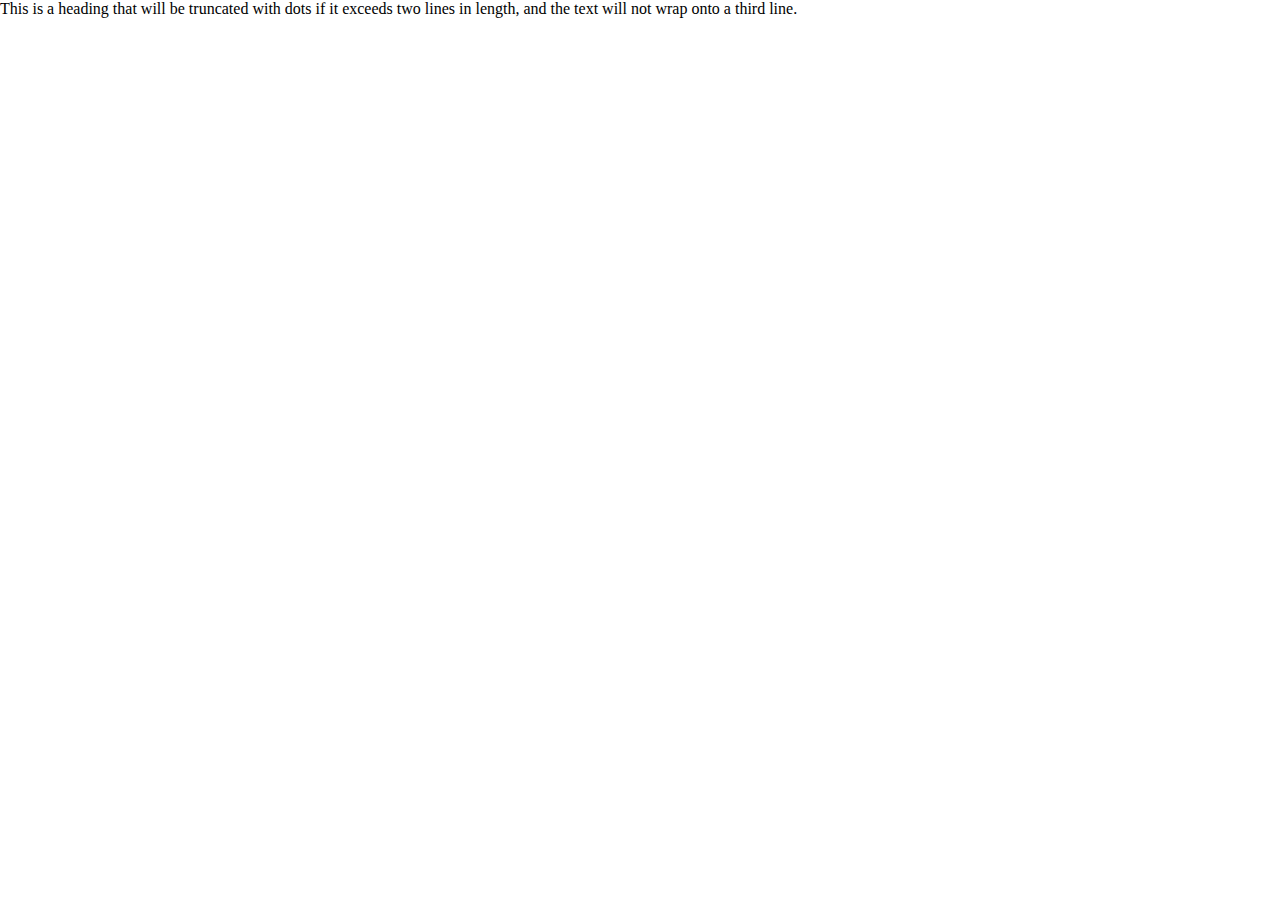
<file: Demospace/index3.html>
<!DOCTYPE html>
<html lang="en">
<head>
    <meta charset="UTF-8">
    <meta name="viewport" content="width=device-width, initial-scale=1.0">
    <title>Two-Line Ellipsis</title>
    <link rel="stylesheet" href="styles.css">
</head>
<body>
    <div class="heading-container">
        <p class="fixed-heading">This is a heading that will be truncated with dots if it exceeds two lines in length, and the text will not wrap onto a third line.</p>
    </div>
</body>
</html>
</file>
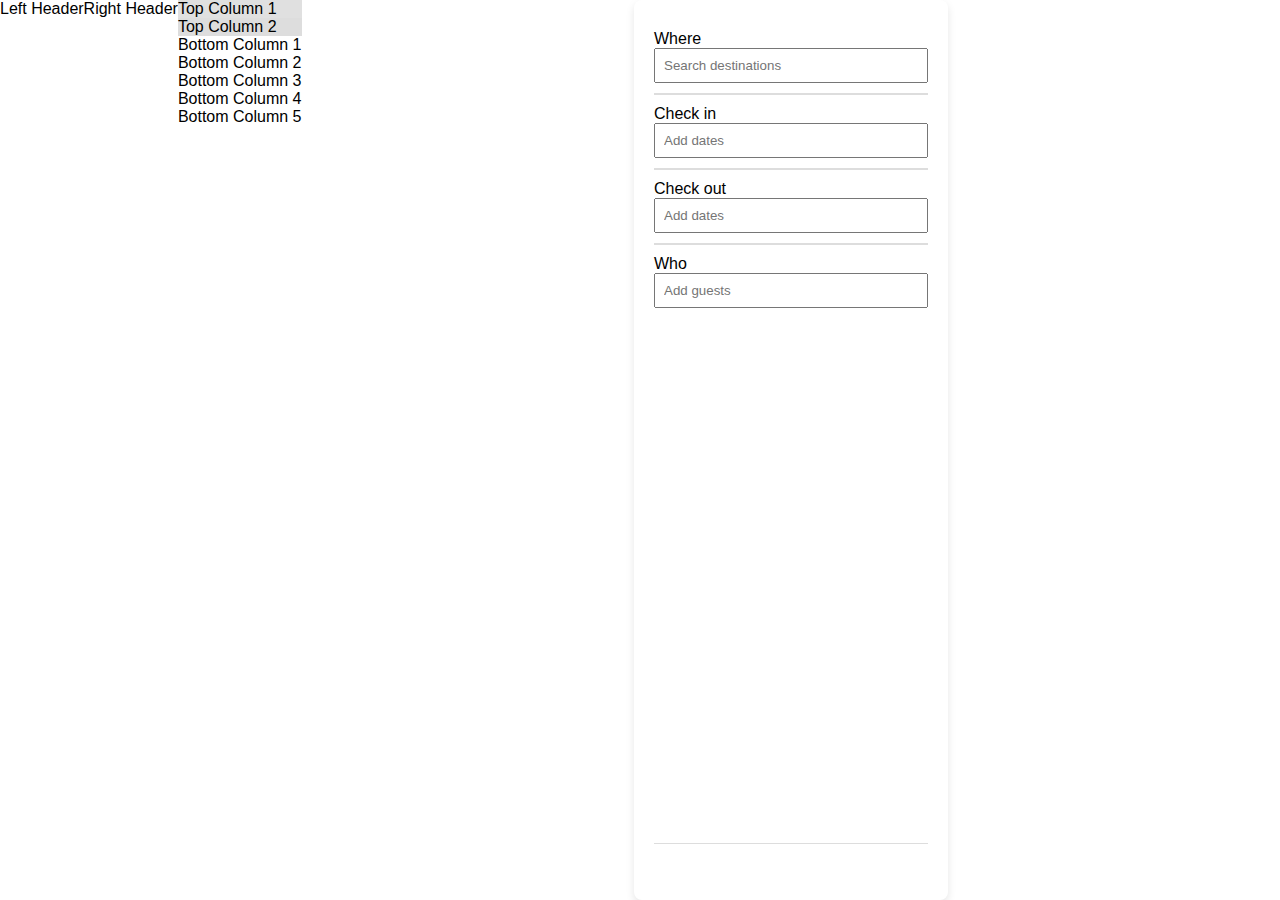
<file: Demospace/index4.html>
<!DOCTYPE html>
<html lang="en">
<head>
    <meta charset="UTF-8">
    <meta name="viewport" content="width=device-width, initial-scale=1.0">
    <title>Responsive Layout</title>
    <style>
        body {
            margin: 0;
            font-family: Arial, sans-serif;
            display: flex;
            height: 100vh;
            overflow: hidden;
        }
         
        .form-container {
    display: flex;
    flex-direction: column;
    max-width: 600px; /* Adjust the max width as needed */
    margin: 0 auto;
    padding: 20px;
    background: white;
    box-shadow: 0 4px 8px rgba(0, 0, 0, 0.1); /* Light shadow */
    border-radius: 8px;
}

.destination {
    padding: 10px 0;
    border-bottom: 1px solid #ddd; /* Line after each div */
}

.destination:last-child {
    border-bottom: none; /* No line after the last div */
}

.destination input {
    width: 100%;
    padding: 8px;
    box-sizing: border-box;
}

.large {
    flex: 1; /* Makes this field occupy more space */
}

.search {
    padding: 10px 0;
    text-align: right; /* Aligns search icon to the right */
}

.divider {
    height: 1px;
    background: #ddd;
    margin: 0;
}

    </style>
</head>
<body>
    <div class="header header-left">
        Left Header
    </div>
    <div class="header header-right">
        Right Header
    </div>
    <div class="center-content">
        <div class="top-row">
            <div style="background: #e0e0e0;">Top Column 1</div>
            <div style="background: #ddd;">Top Column 2</div>
        </div>
        <div class="bottom-row">
            <div>Bottom Column 1</div>
            <div>Bottom Column 2</div>
            <div>Bottom Column 3</div>
            <div>Bottom Column 4</div>
            <div>Bottom Column 5</div>
        </div>
    </div>
    <div class="form-container">
        <div class="destination one">
            <label class="dest1" for="where">Where</label>
            <input type="text" id="where" name="where" placeholder="Search destinations">
        </div>
        <div class="divider"></div>
        <div class="destination two">
            <label for="check">Check in</label>
            <input type="text" id="check" name="check" placeholder="Add dates">
        </div>
        <div class="divider"></div>
        <div class="destination three">
            <label for="out">Check out</label>
            <input type="text" id="out" name="out" placeholder="Add dates">
        </div>
        <div class="divider"></div>
        <div class="destination four large">
            <label for="who">Who</label>
            <input type="text" id="who" name="who" placeholder="Add guests">
        </div>
        <div class="search">
            <svg xmlns="http://www.w3.org/2000/svg" viewBox="0 0 32 32" style="display:block;fill:white;height:16px;width:16px;stroke:white;stroke-width:4;overflow:visible" aria-hidden="true" role="presentation" focusable="false">
                <path fill="none" d="M13 24a11 11 0 1 0 0-22 11 11 0 0 0 0 22zm8-3 9 9"></path>
            </svg>
        </div>
    </div>
    
</body>
</html>
</file>
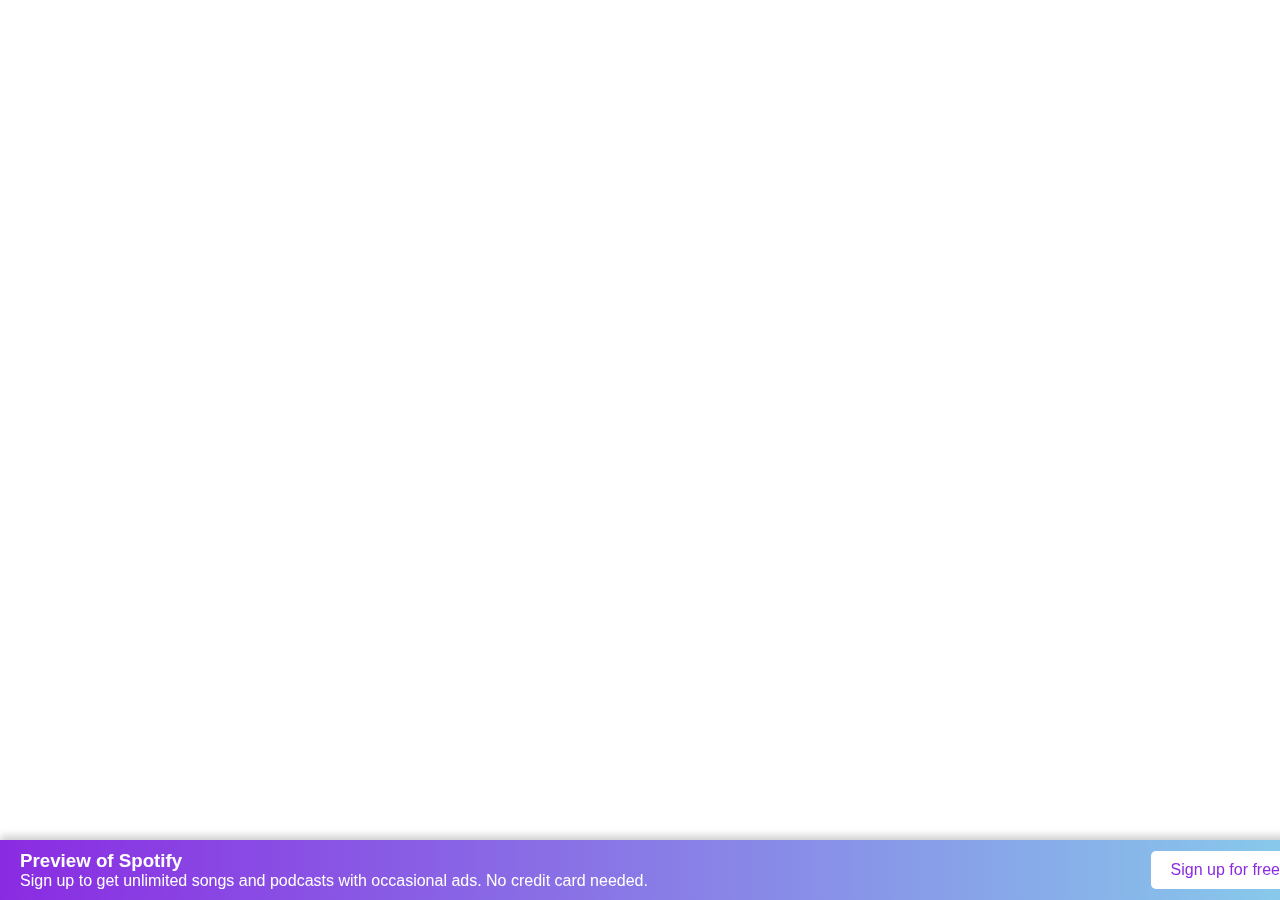
<file: Demospace/indexmov.html>
<!DOCTYPE html>
<html lang="en">
<head>
    <meta charset="UTF-8">
    <meta name="viewport" content="width=device-width, initial-scale=1.0">
    <style>
        body {
            margin: 0;
            font-family: Arial, sans-serif;
        }
        
        footer {
            position: fixed;
            bottom: 0;
            left: 0;
            width: 100%;
            background: linear-gradient(to right, #8A2BE2, #87CEEB); /* Gradient from purple to sky blue */
            color: white;
            padding: 10px 20px; /* Padding for spacing */
            display: flex;
            justify-content: space-between; /* Space between child elements */
            align-items: center; /* Center-align items vertically */
            box-shadow: 0px -4px 8px rgba(0, 0, 0, 0.2); /* Optional shadow effect */
        }

        .preview {
            max-width: 70%; /* Limit width to prevent overflow */
        }

        .preview h3, .preview p {
            margin: 0;
            padding: 0;
        }

        button {
            background-color: #ffffff; /* Button background color */
            color: #8A2BE2; /* Button text color */
            border: none;
            padding: 10px 20px;
            border-radius: 5px;
            cursor: pointer;
            font-size: 16px;
            transition: background-color 0.3s ease;
        }

        button:hover {
            background-color: #f0f0f0; /* Button hover effect */
        }
    </style>
    <title>Footer Layout Example</title>
</head>
<body>
    <footer>
        <div class="preview">
            <h3>Preview of Spotify</h3>
            <p>Sign up to get unlimited songs and podcasts with occasional ads. No credit card needed.</p>
        </div>
        <div><button>Sign up for free</button></div>
    </footer>
</body>
</html>
</file>
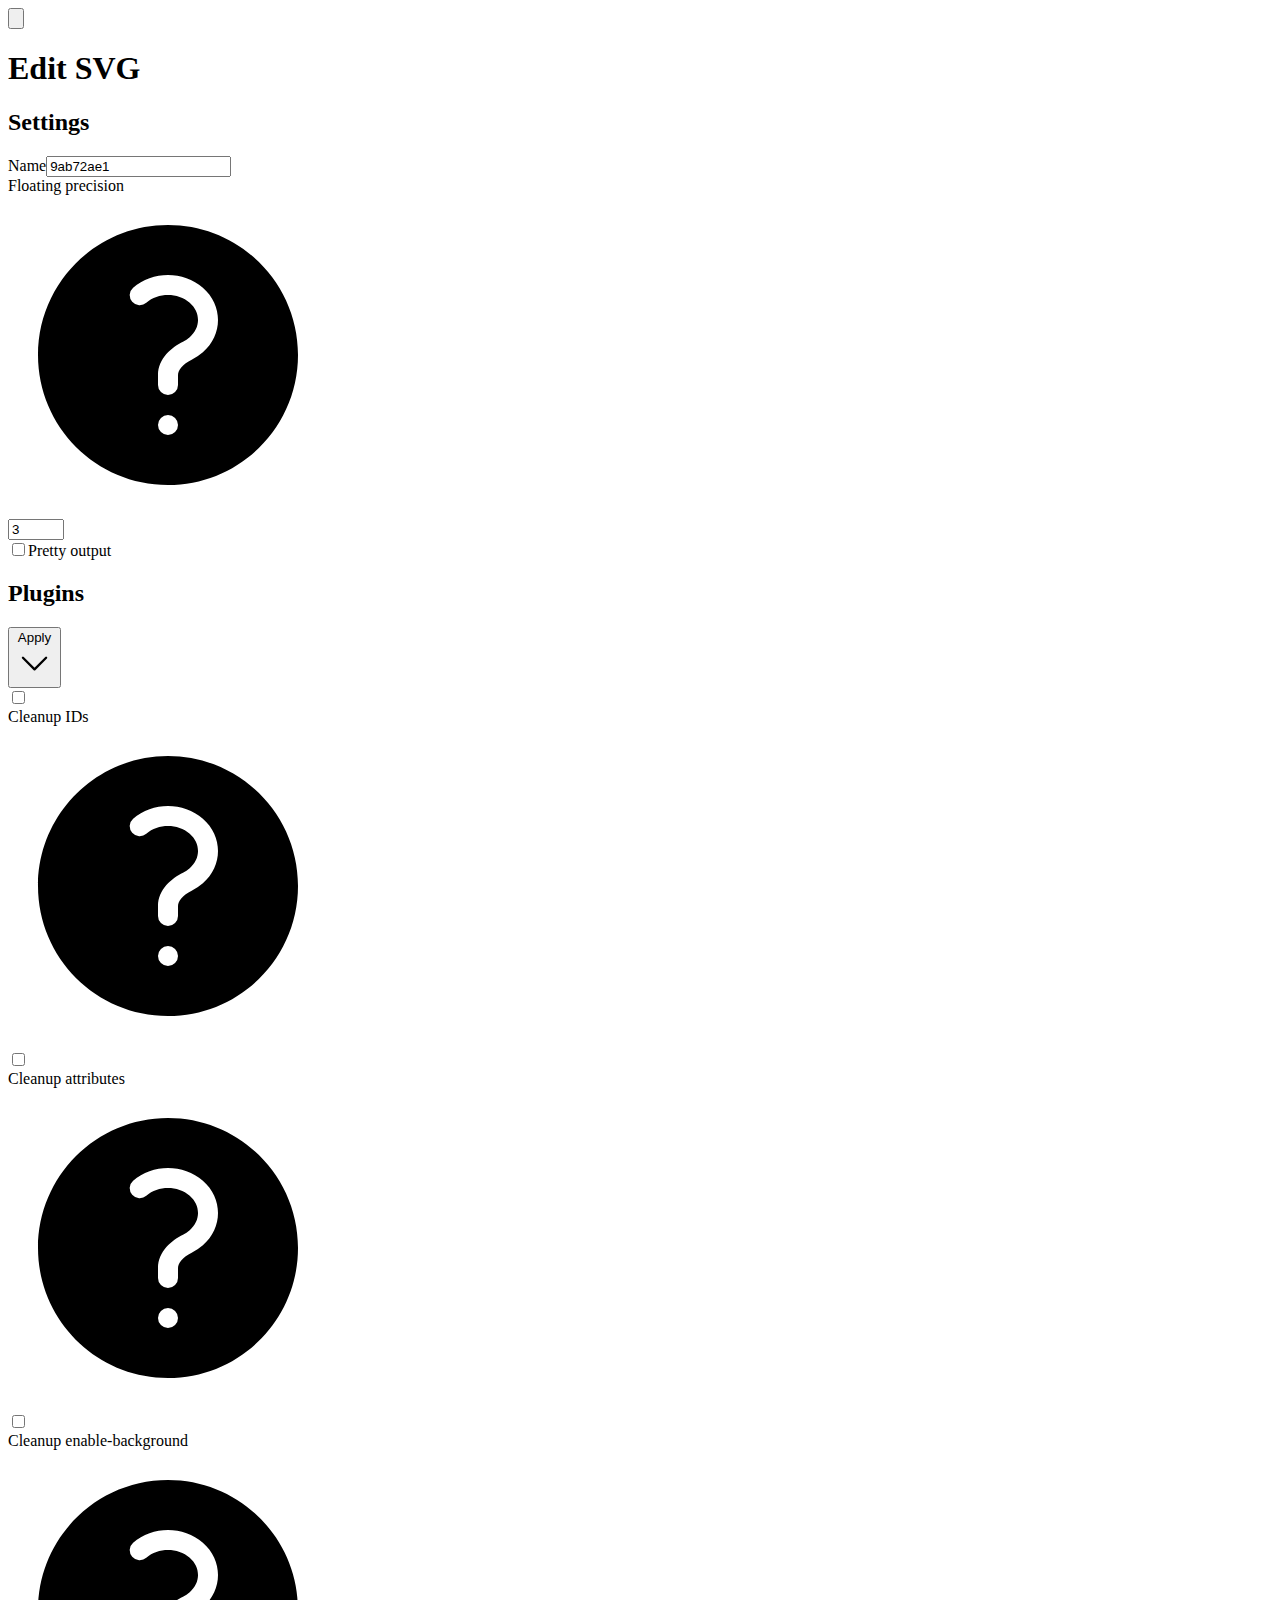
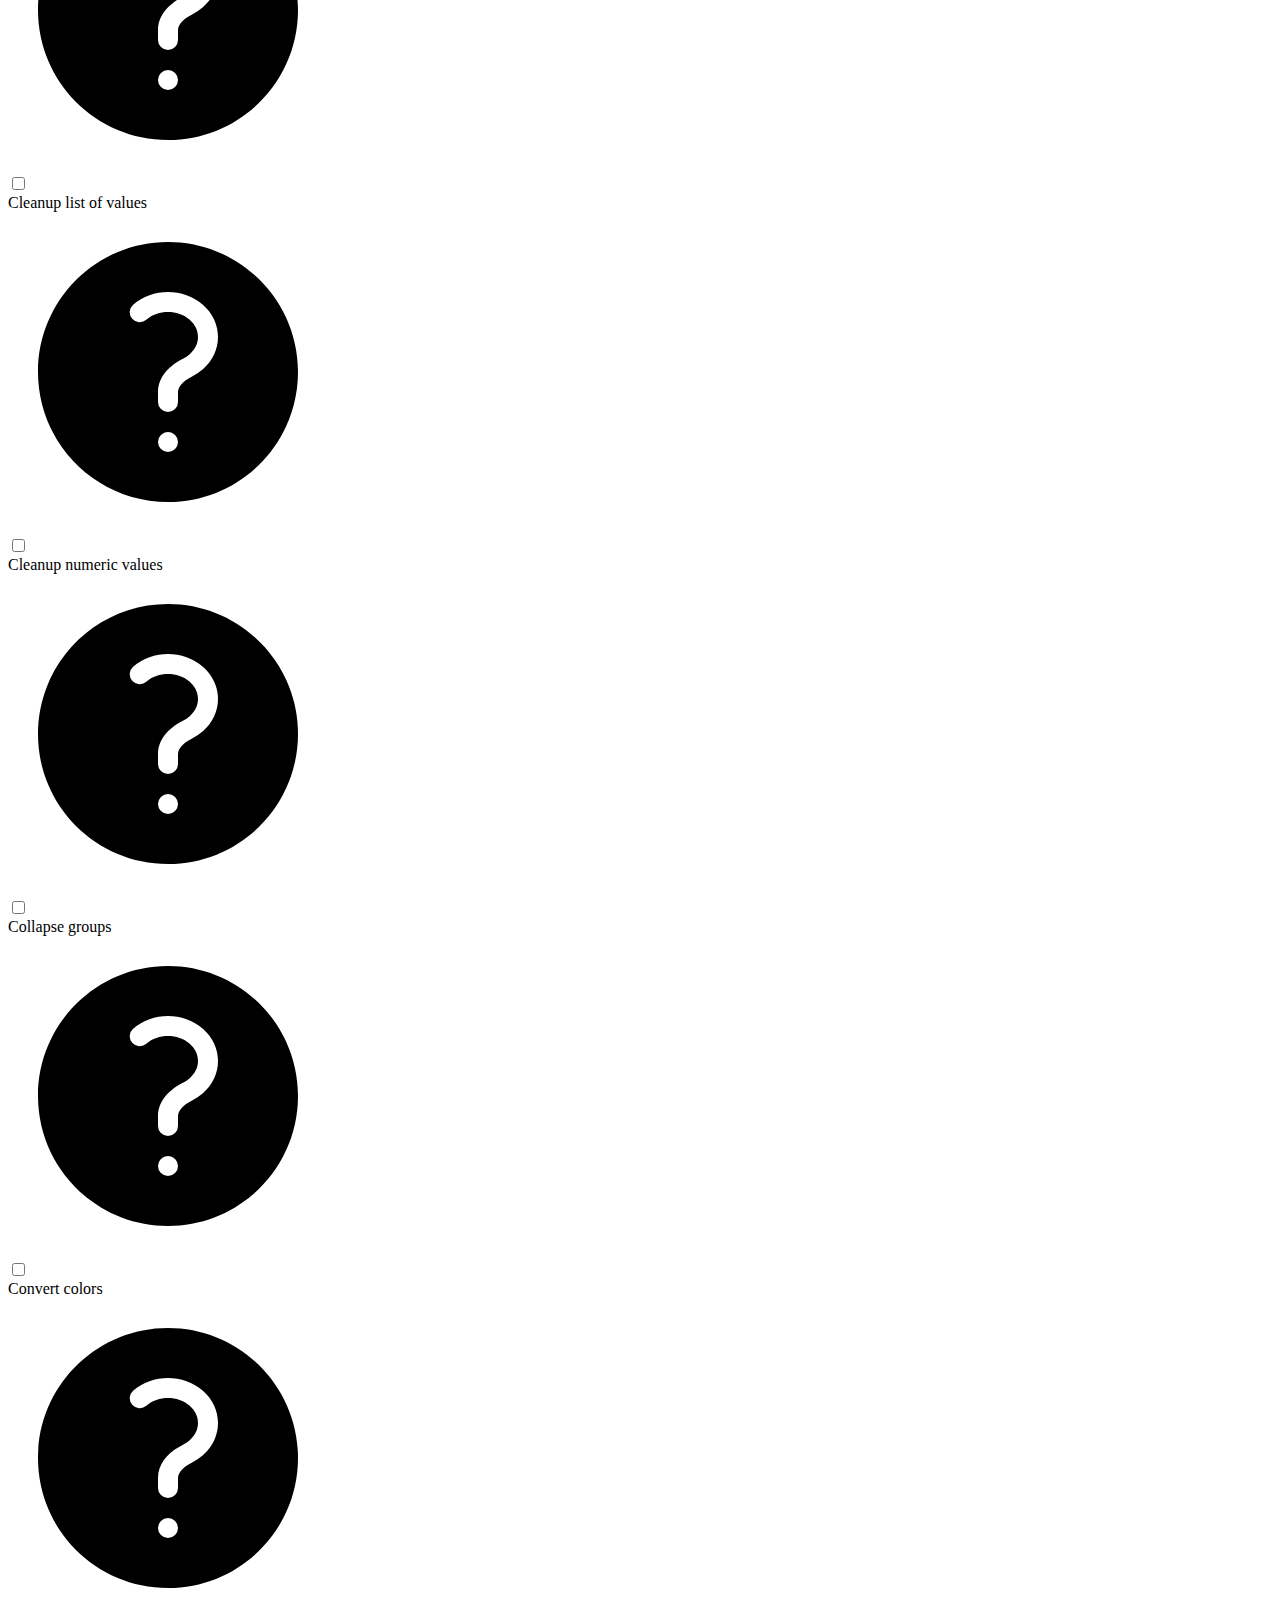
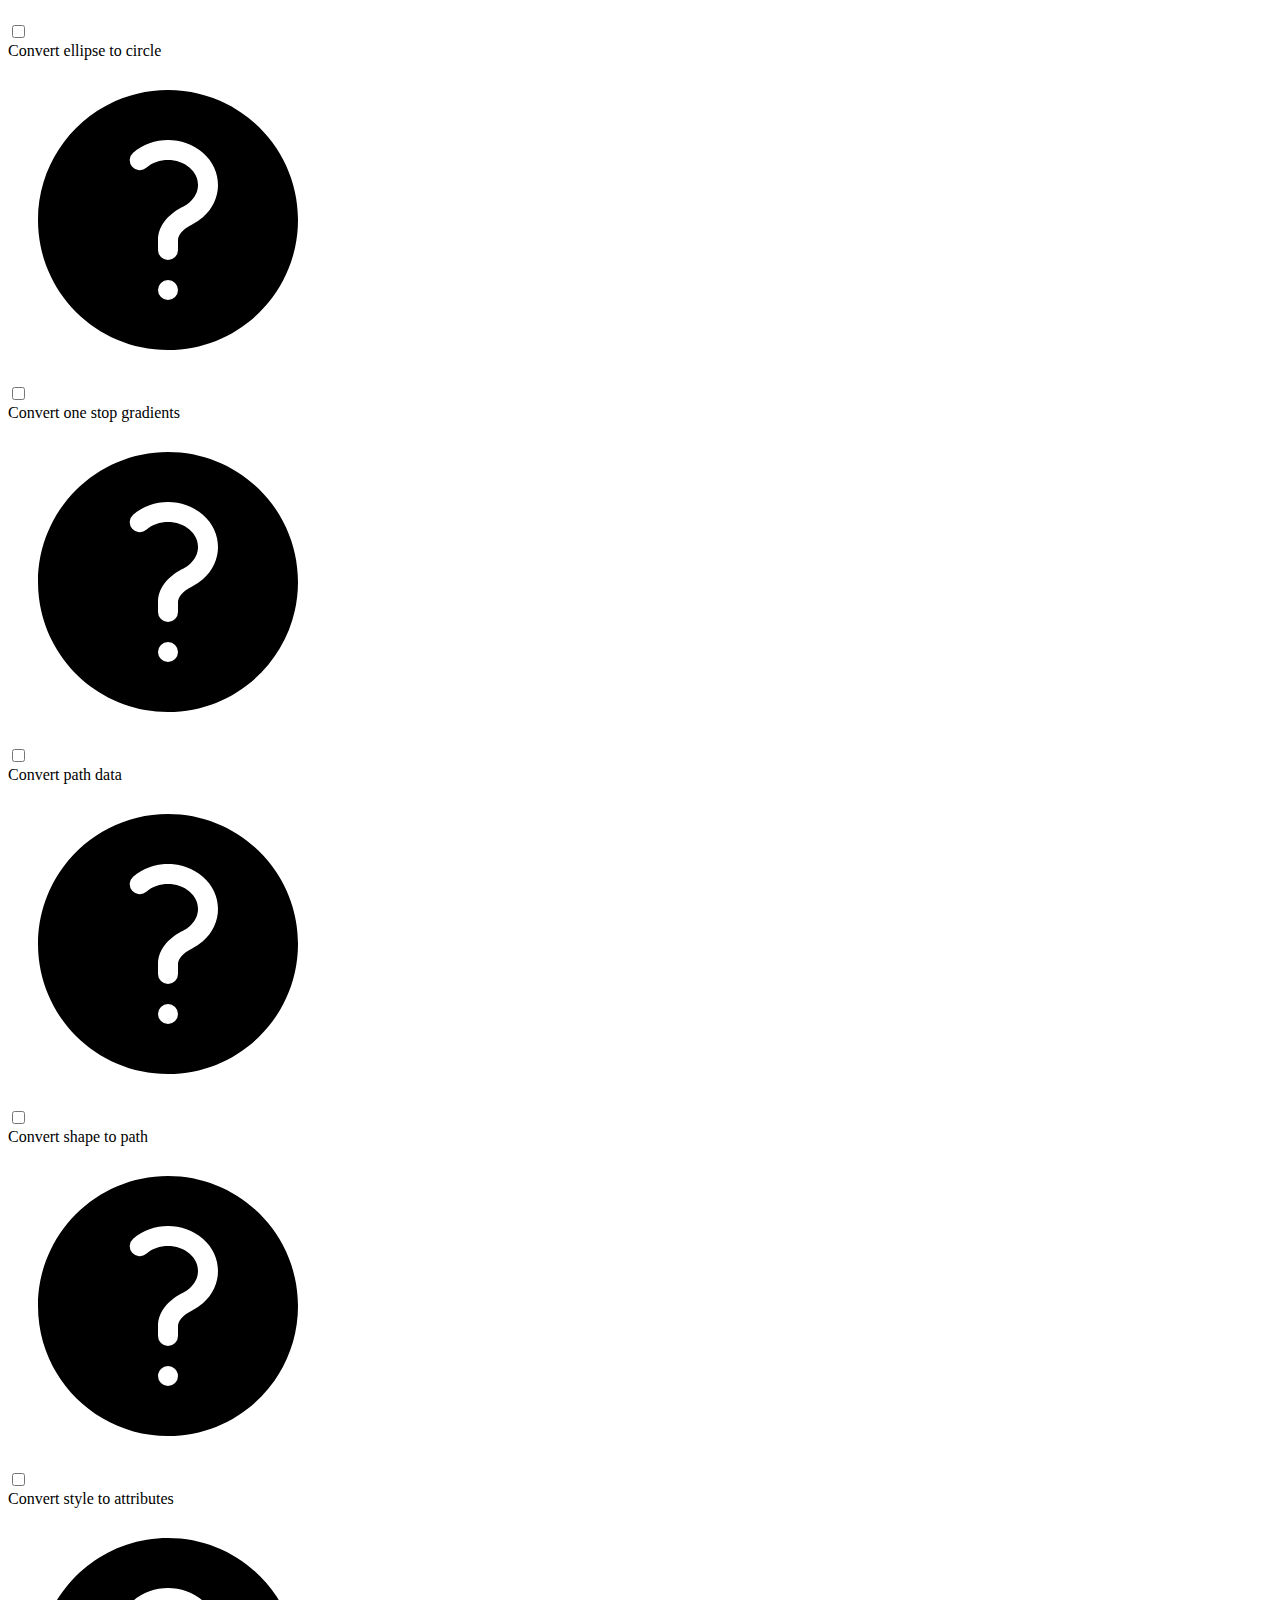
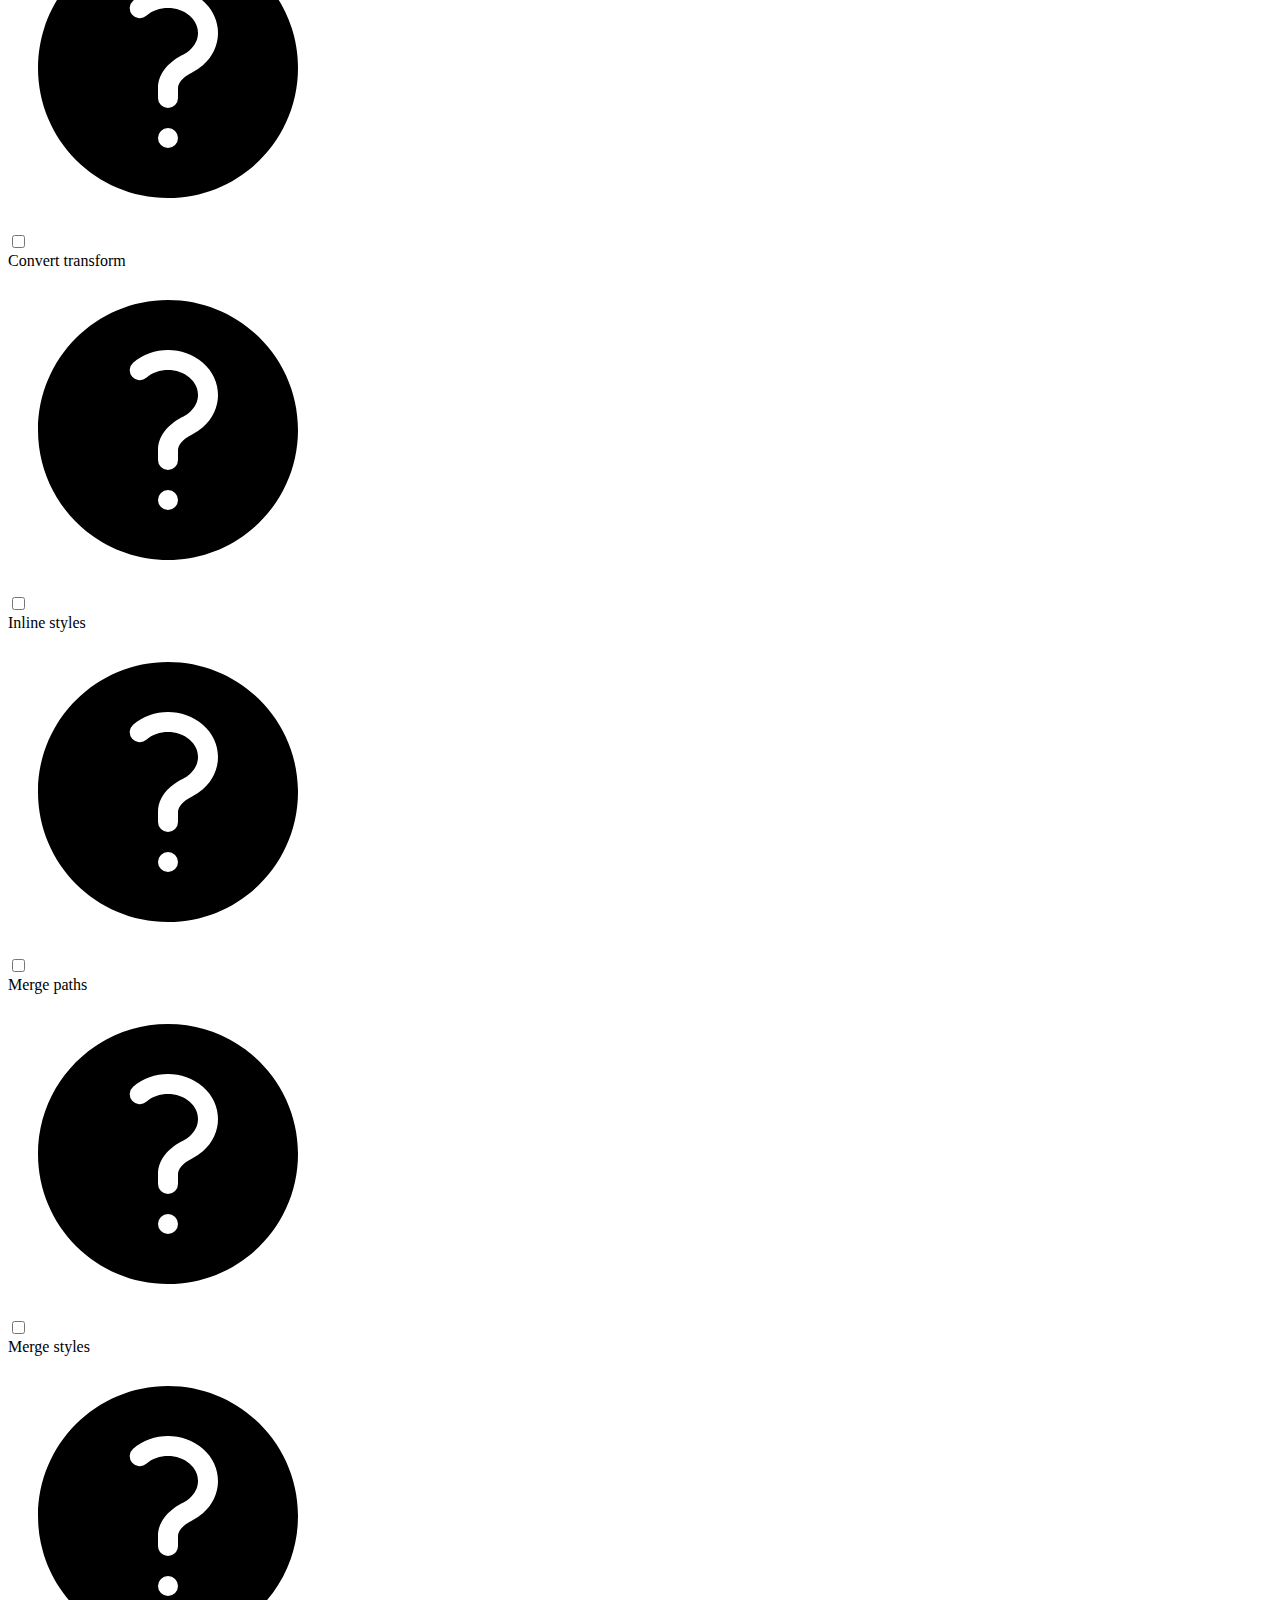
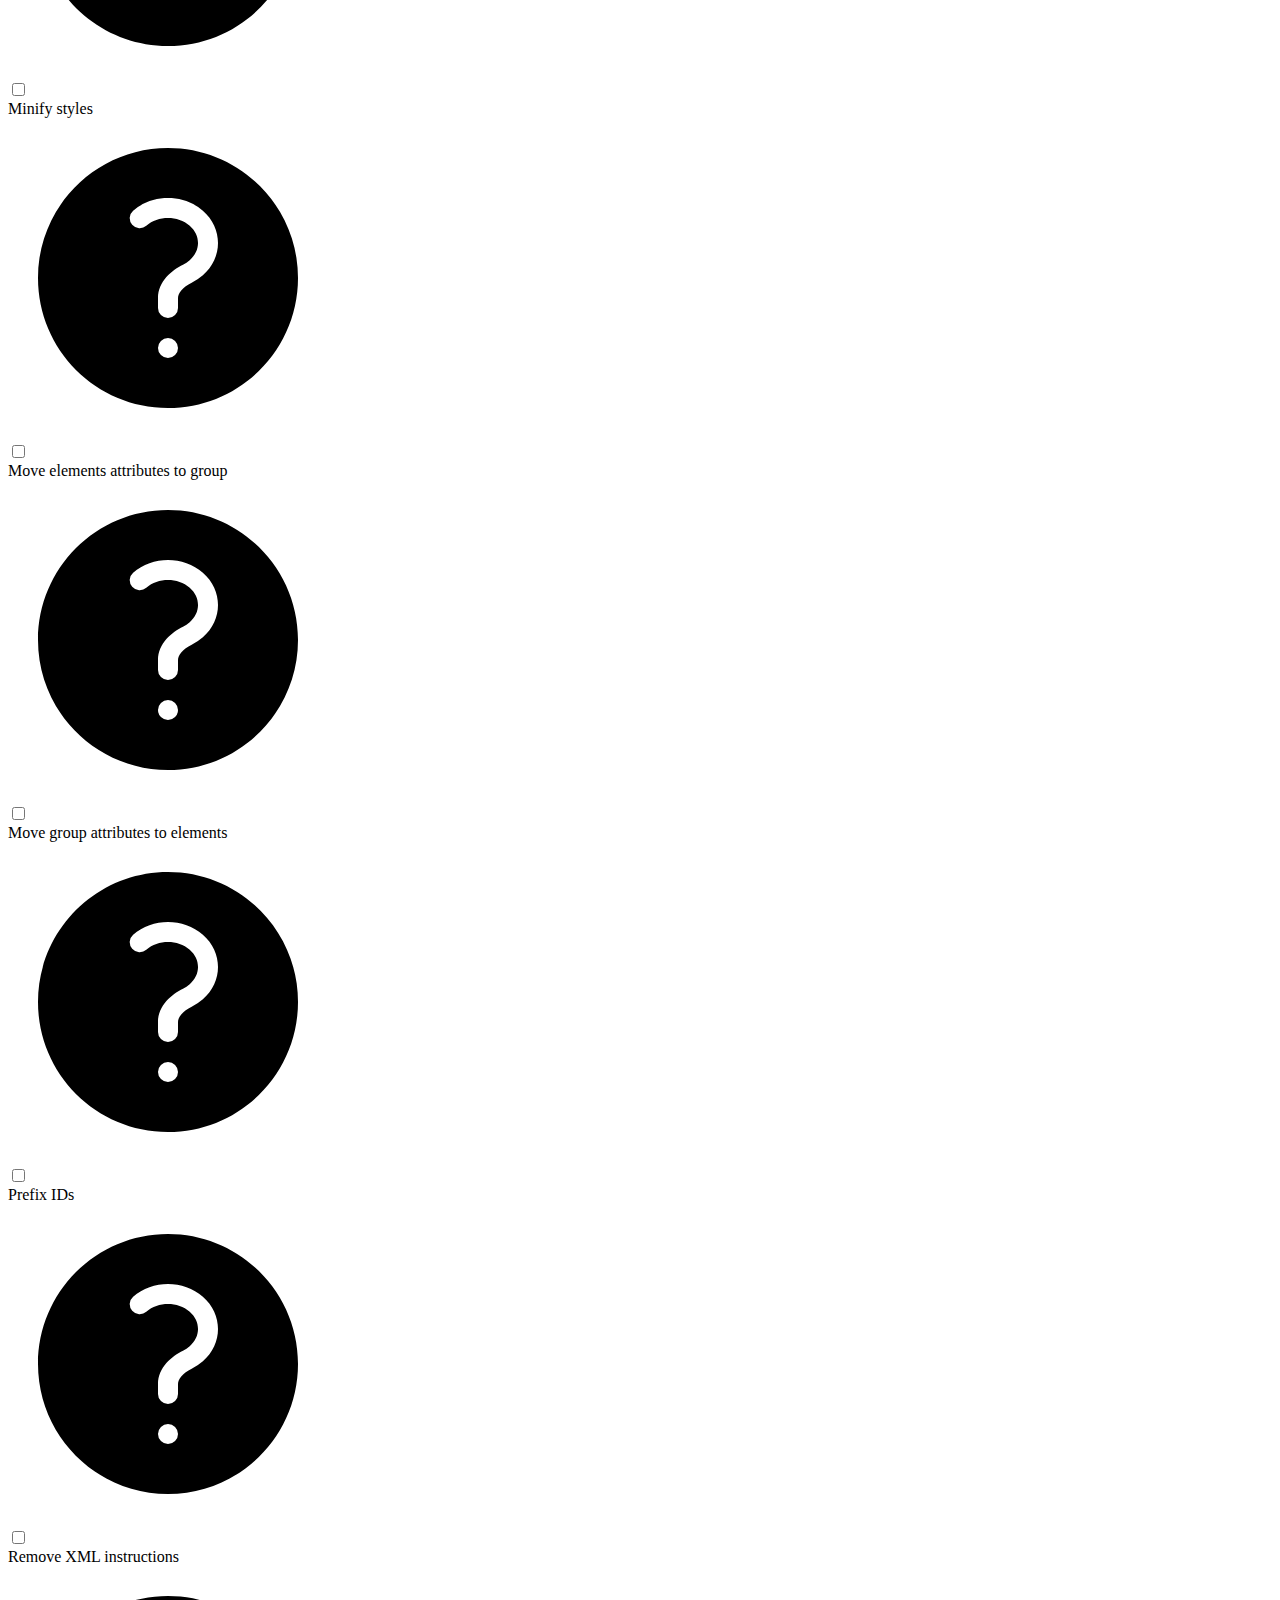
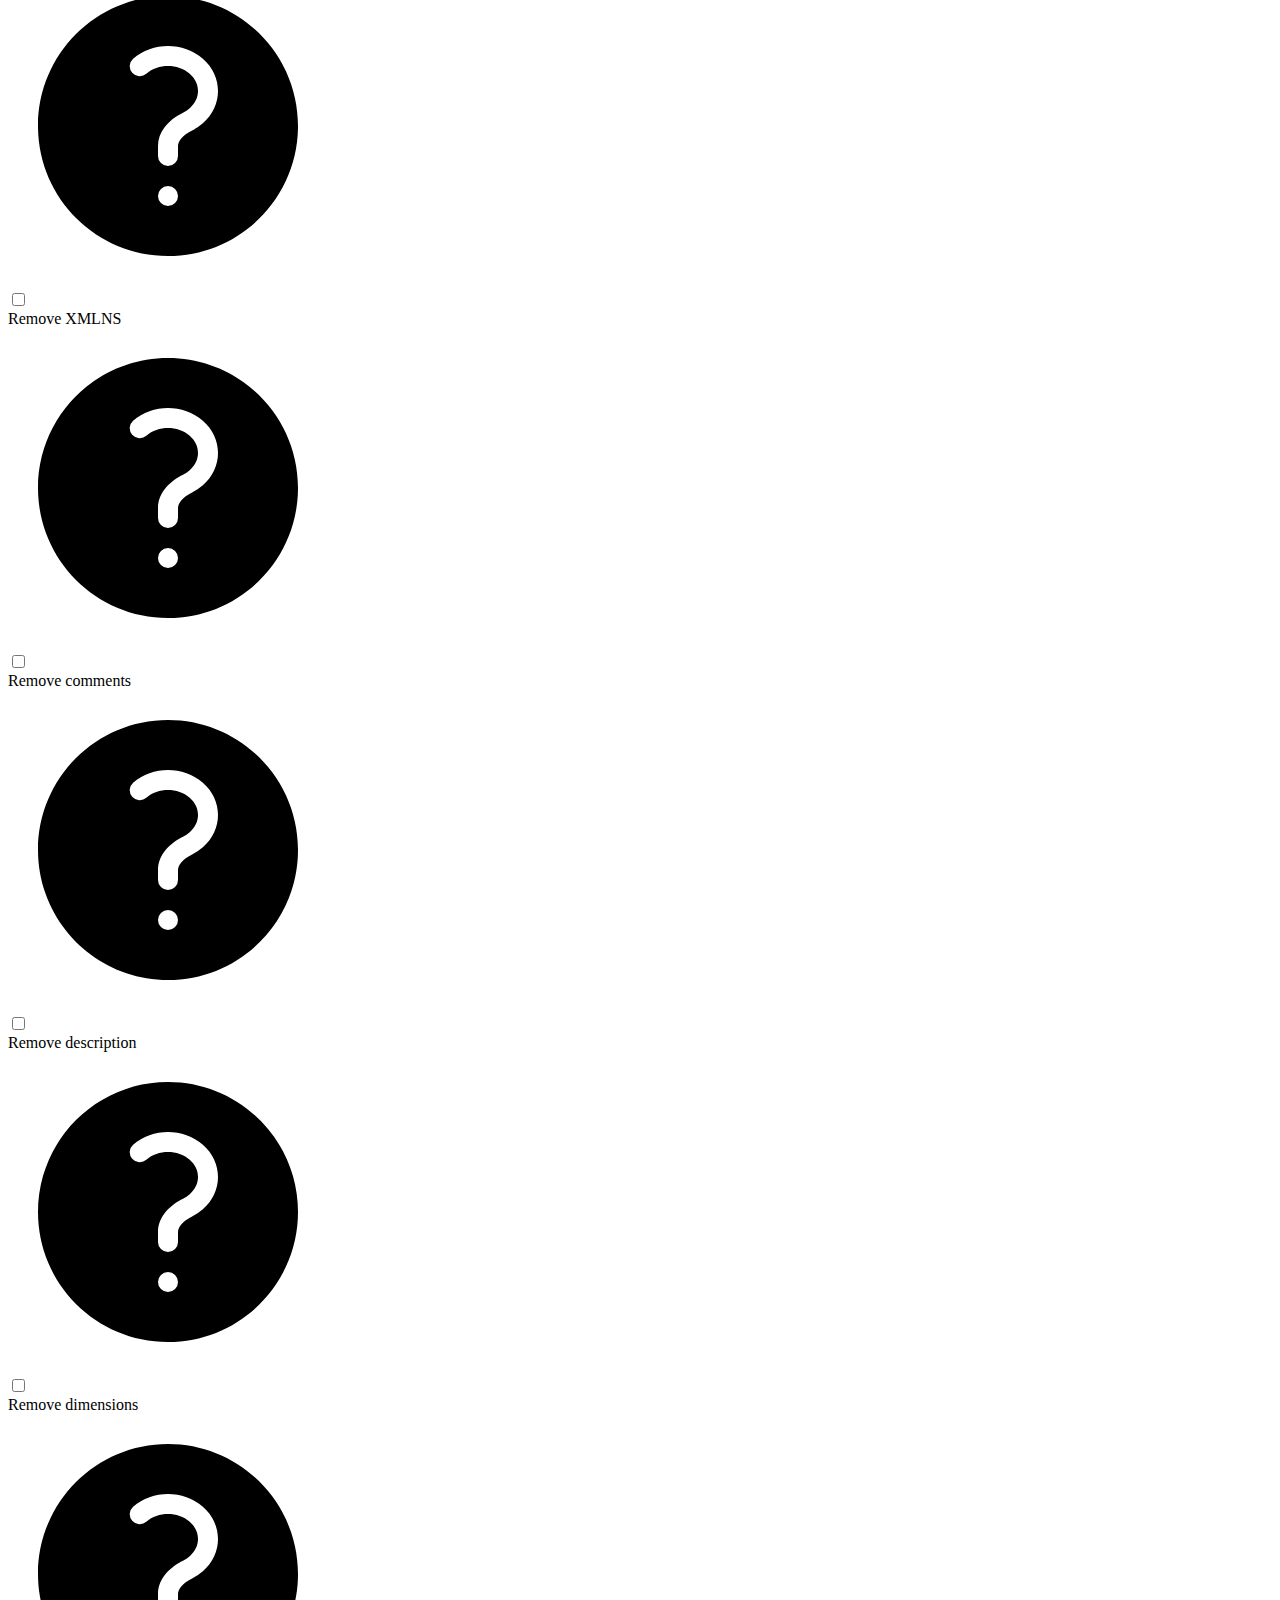
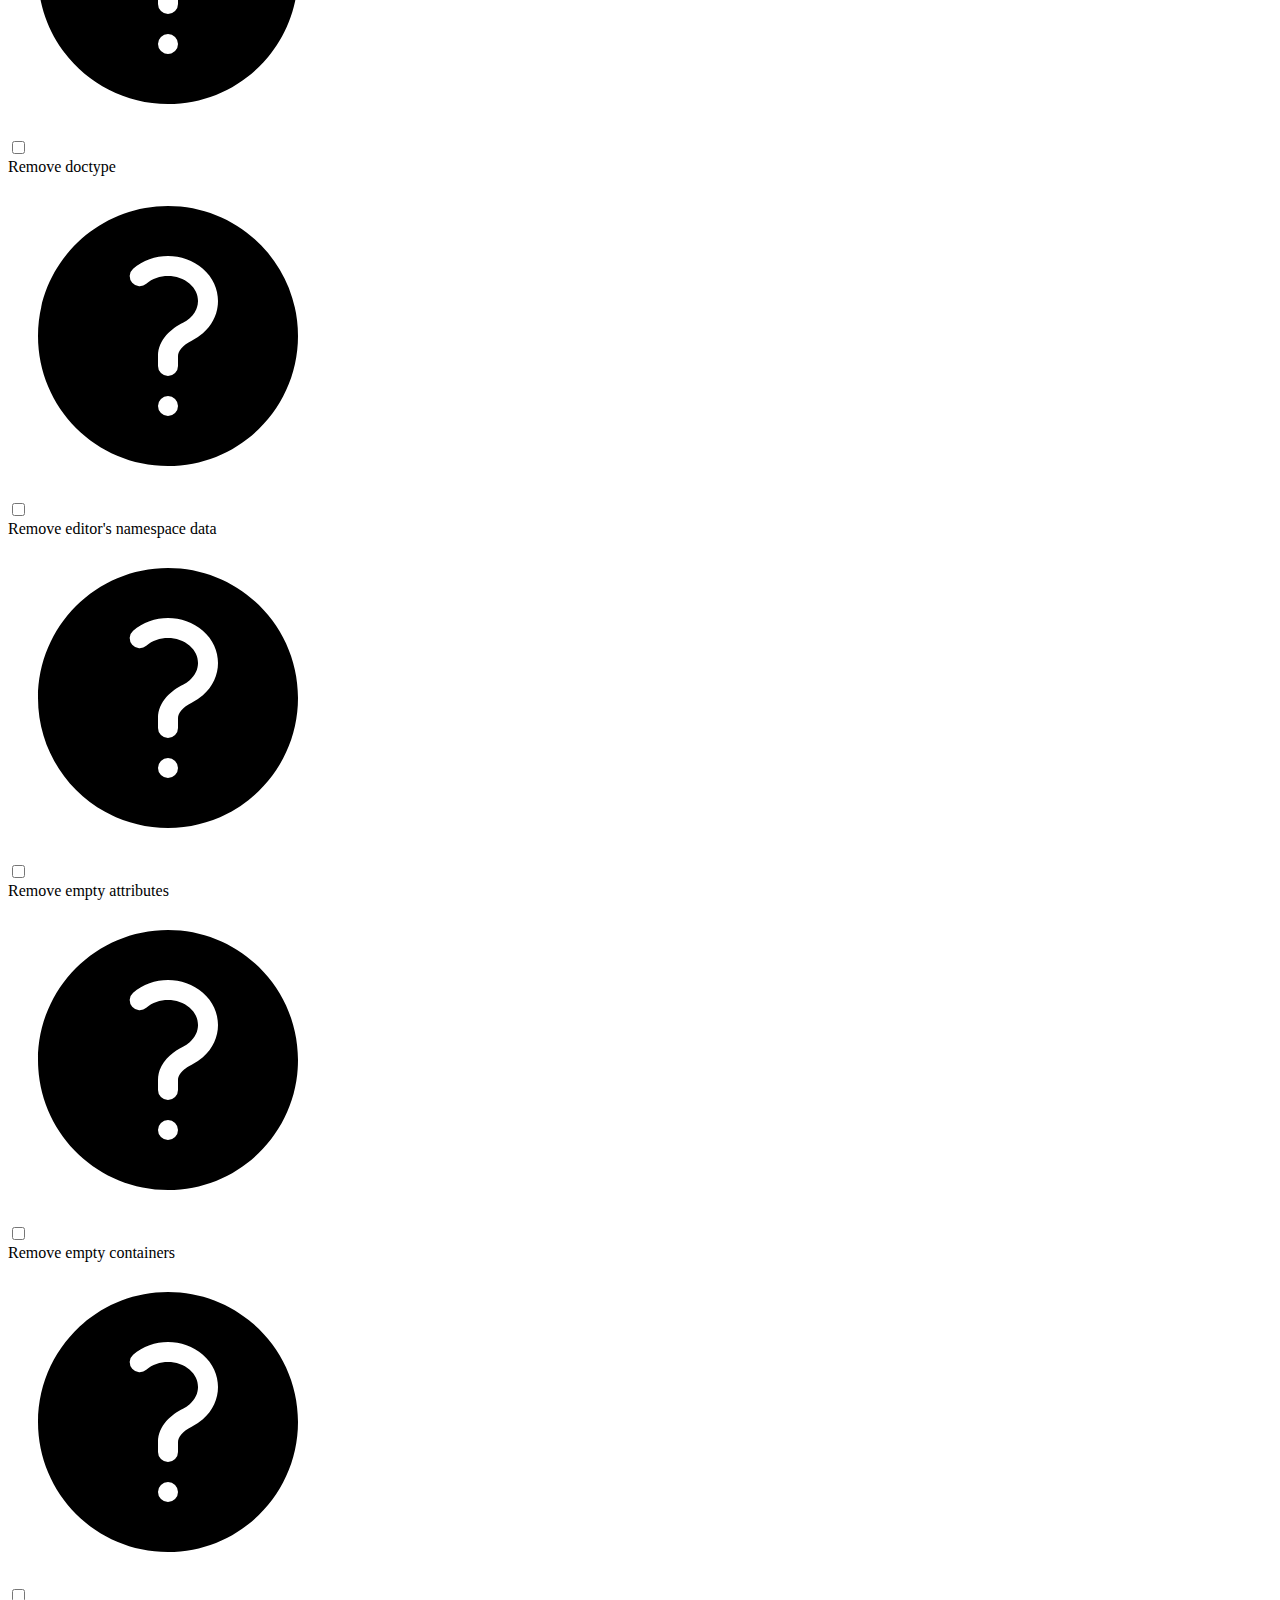
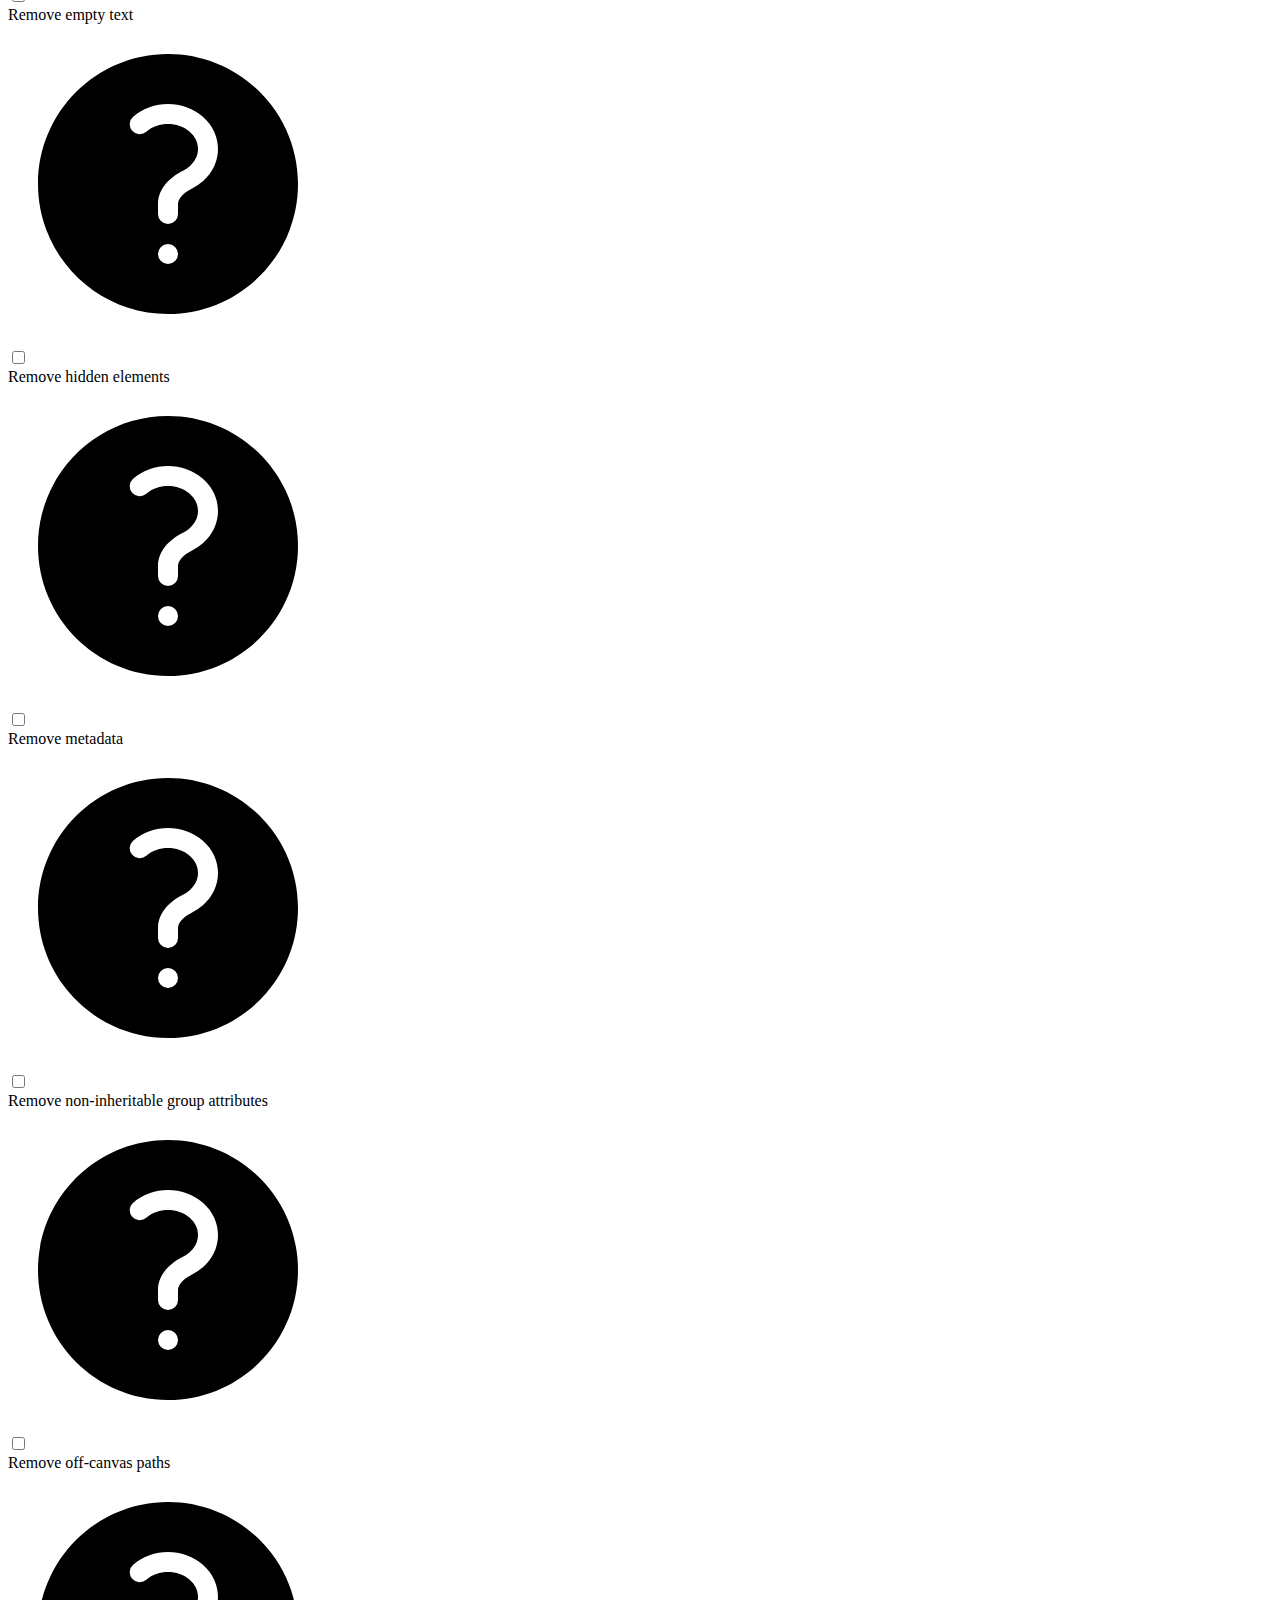
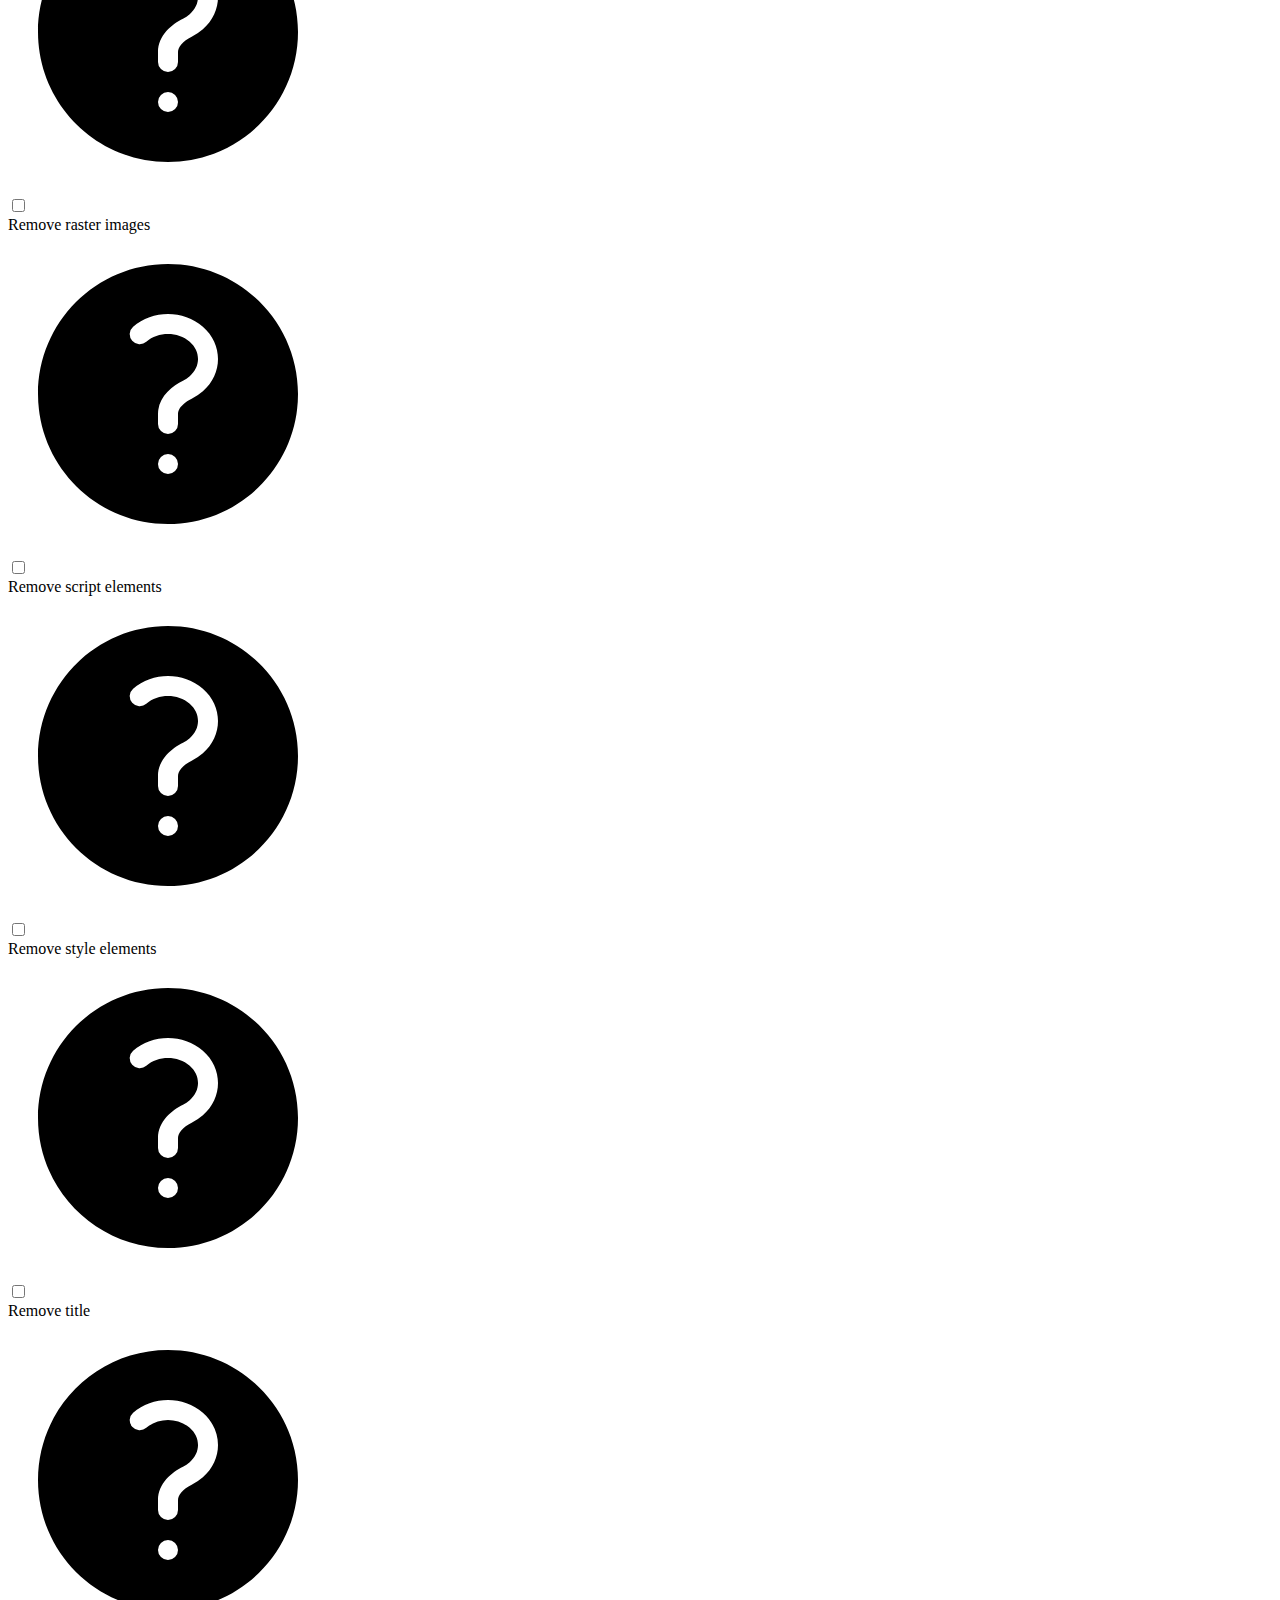
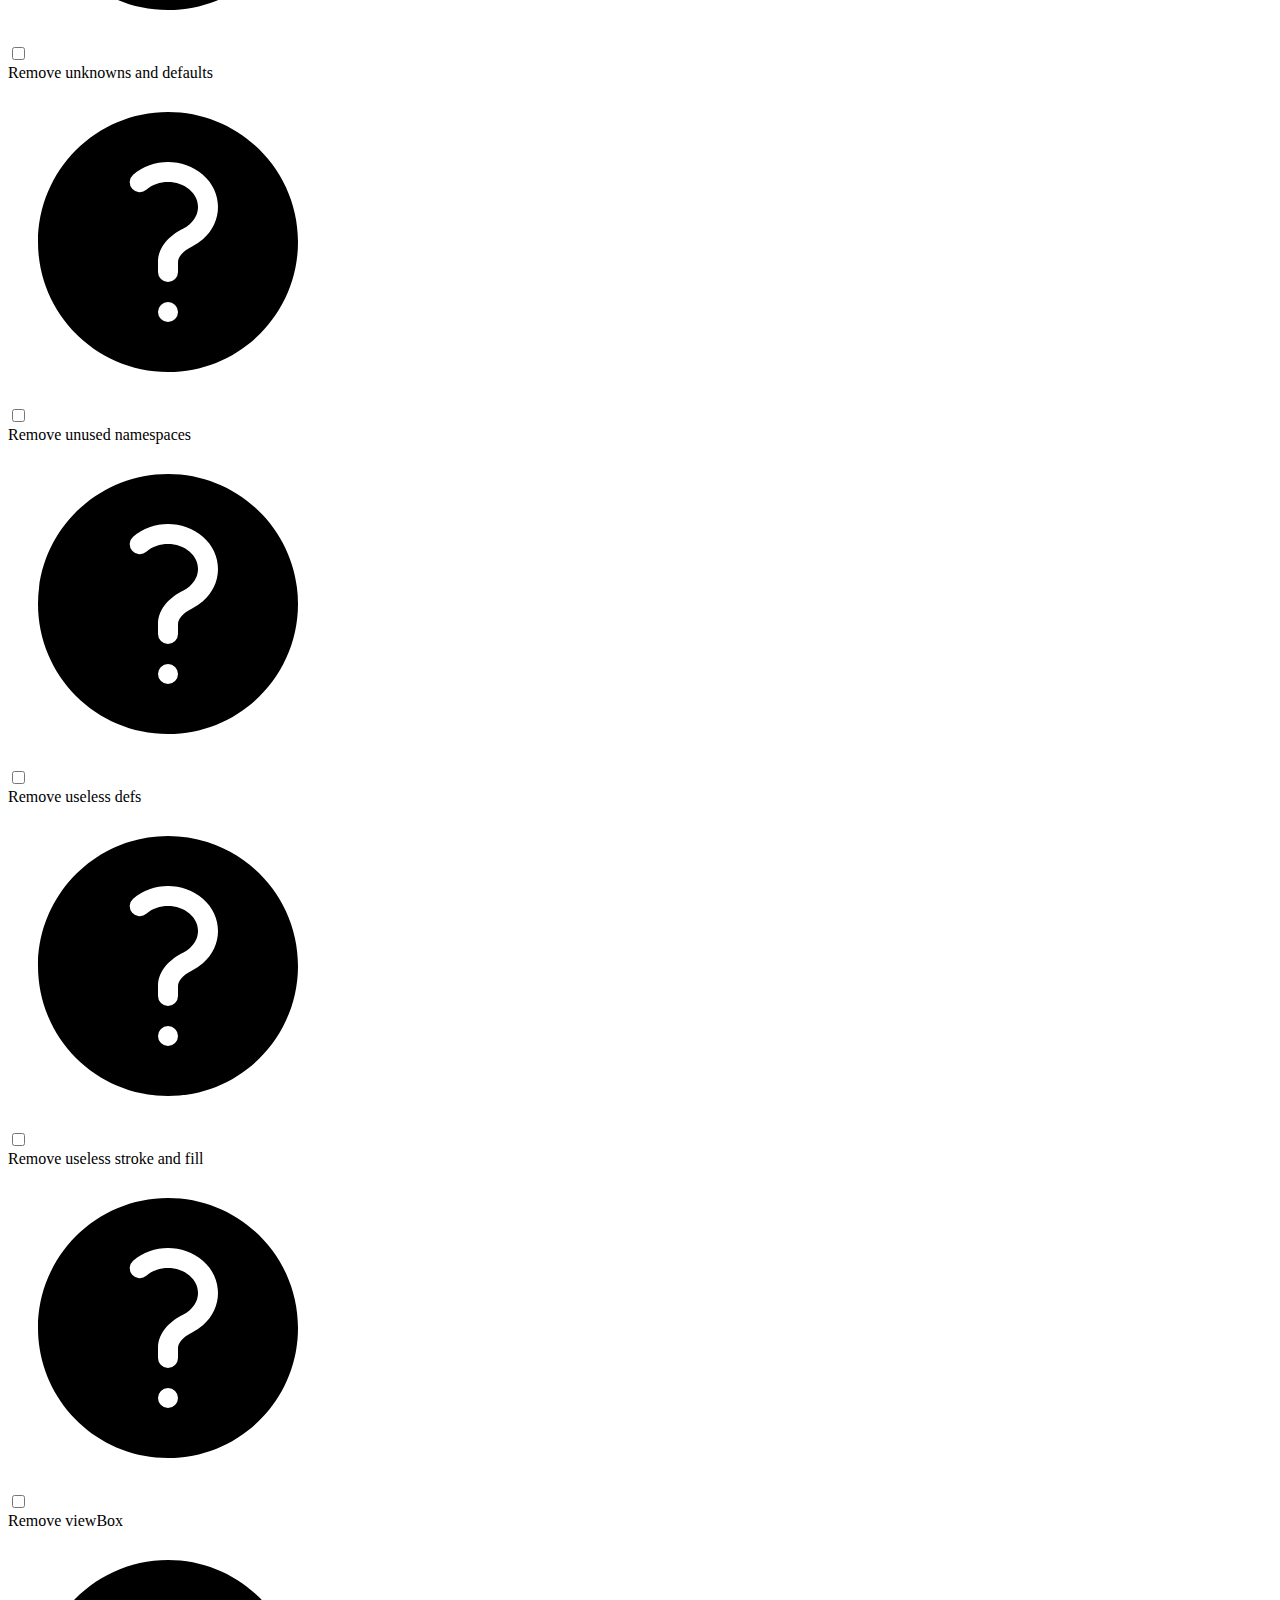
<file: Airbnb/Images/SVG Gobbler.html>
<!DOCTYPE html>
<!-- saved from url=(0062)chrome-extension://mpbmflcodadhgafbbakjeahpandgcbch/index.html -->
<html lang="en"><head><meta http-equiv="Content-Type" content="text/html; charset=UTF-8"><style>.ͼ1.cm-focused {outline: 1px dotted #212121;}
.ͼ1 {position: relative !important; box-sizing: border-box; display: flex !important; flex-direction: column;}
.ͼ1 .cm-scroller {display: flex !important; align-items: flex-start !important; font-family: monospace; line-height: 1.4; height: 100%; overflow-x: auto; position: relative; z-index: 0;}
.ͼ1 .cm-content[contenteditable=true] {-webkit-user-modify: read-write-plaintext-only;}
.ͼ1 .cm-content {margin: 0; flex-grow: 2; flex-shrink: 0; display: block; white-space: pre; word-wrap: normal; box-sizing: border-box; min-height: 100%; padding: 4px 0; outline: none;}
.ͼ1 .cm-lineWrapping {white-space: pre-wrap; white-space: break-spaces; word-break: break-word; overflow-wrap: anywhere; flex-shrink: 1;}
.ͼ2 .cm-content {caret-color: black;}
.ͼ3 .cm-content {caret-color: white;}
.ͼ1 .cm-line {display: block; padding: 0 2px 0 6px;}
.ͼ1 .cm-layer > * {position: absolute;}
.ͼ1 .cm-layer {position: absolute; left: 0; top: 0; contain: size style;}
.ͼ2 .cm-selectionBackground {background: #d9d9d9;}
.ͼ3 .cm-selectionBackground {background: #222;}
.ͼ2.cm-focused > .cm-scroller > .cm-selectionLayer .cm-selectionBackground {background: #d7d4f0;}
.ͼ3.cm-focused > .cm-scroller > .cm-selectionLayer .cm-selectionBackground {background: #233;}
.ͼ1 .cm-cursorLayer {pointer-events: none;}
.ͼ1.cm-focused > .cm-scroller > .cm-cursorLayer {animation: steps(1) cm-blink 1.2s infinite;}
@keyframes cm-blink {50% {opacity: 0;}}
@keyframes cm-blink2 {50% {opacity: 0;}}
.ͼ1 .cm-cursor, .ͼ1 .cm-dropCursor {border-left: 1.2px solid black; margin-left: -0.6px; pointer-events: none;}
.ͼ1 .cm-cursor {display: none;}
.ͼ3 .cm-cursor {border-left-color: #444;}
.ͼ1 .cm-dropCursor {position: absolute;}
.ͼ1.cm-focused > .cm-scroller > .cm-cursorLayer .cm-cursor {display: block;}
.ͼ1 .cm-iso {unicode-bidi: isolate;}
.ͼ1 .cm-announced {position: fixed; top: -10000px;}
@media print {.ͼ1 .cm-announced {display: none;}}
.ͼ2 .cm-activeLine {background-color: #cceeff44;}
.ͼ3 .cm-activeLine {background-color: #99eeff33;}
.ͼ2 .cm-specialChar {color: red;}
.ͼ3 .cm-specialChar {color: #f78;}
.ͼ1 .cm-gutters {flex-shrink: 0; display: flex; height: 100%; box-sizing: border-box; inset-inline-start: 0; z-index: 200;}
.ͼ2 .cm-gutters {background-color: #f5f5f5; color: #6c6c6c; border-right: 1px solid #ddd;}
.ͼ3 .cm-gutters {background-color: #333338; color: #ccc;}
.ͼ1 .cm-gutter {display: flex !important; flex-direction: column; flex-shrink: 0; box-sizing: border-box; min-height: 100%; overflow: hidden;}
.ͼ1 .cm-gutterElement {box-sizing: border-box;}
.ͼ1 .cm-lineNumbers .cm-gutterElement {padding: 0 3px 0 5px; min-width: 20px; text-align: right; white-space: nowrap;}
.ͼ2 .cm-activeLineGutter {background-color: #e2f2ff;}
.ͼ3 .cm-activeLineGutter {background-color: #222227;}
.ͼ1 .cm-panels {box-sizing: border-box; position: sticky; left: 0; right: 0;}
.ͼ2 .cm-panels {background-color: #f5f5f5; color: black;}
.ͼ2 .cm-panels-top {border-bottom: 1px solid #ddd;}
.ͼ2 .cm-panels-bottom {border-top: 1px solid #ddd;}
.ͼ3 .cm-panels {background-color: #333338; color: white;}
.ͼ1 .cm-tab {display: inline-block; overflow: hidden; vertical-align: bottom;}
.ͼ1 .cm-widgetBuffer {vertical-align: text-top; height: 1em; width: 0; display: inline;}
.ͼ1 .cm-placeholder {color: #888; display: inline-block; vertical-align: top;}
.ͼ1 .cm-highlightSpace:before {content: attr(data-display); position: absolute; pointer-events: none; color: #888;}
.ͼ1 .cm-highlightTab {background-image: url('data:image/svg+xml,<svg xmlns="http://www.w3.org/2000/svg" width="200" height="20"><path stroke="%23888" stroke-width="1" fill="none" d="M1 10H196L190 5M190 15L196 10M197 4L197 16"/></svg>'); background-size: auto 100%; background-position: right 90%; background-repeat: no-repeat;}
.ͼ1 .cm-trailingSpace {background-color: #ff332255;}
.ͼ1 .cm-button {vertical-align: middle; color: inherit; font-size: 70%; padding: .2em 1em; border-radius: 1px;}
.ͼ2 .cm-button:active {background-image: linear-gradient(#b4b4b4, #d0d3d6);}
.ͼ2 .cm-button {background-image: linear-gradient(#eff1f5, #d9d9df); border: 1px solid #888;}
.ͼ3 .cm-button:active {background-image: linear-gradient(#111, #333);}
.ͼ3 .cm-button {background-image: linear-gradient(#393939, #111); border: 1px solid #888;}
.ͼ1 .cm-textfield {vertical-align: middle; color: inherit; font-size: 70%; border: 1px solid silver; padding: .2em .5em;}
.ͼ2 .cm-textfield {background-color: white;}
.ͼ3 .cm-textfield {border: 1px solid #555; background-color: inherit;}
.ͼ1 .cm-selectionMatch {background-color: #99ff7780;}
.ͼ1 .cm-searchMatch .cm-selectionMatch {background-color: transparent;}
.ͼ1 .cm-tooltip.cm-tooltip-autocomplete > ul > li, .ͼ1 .cm-tooltip.cm-tooltip-autocomplete > ul > completion-section {padding: 1px 3px; line-height: 1.2;}
.ͼ1 .cm-tooltip.cm-tooltip-autocomplete > ul > li {overflow-x: hidden; text-overflow: ellipsis; cursor: pointer;}
.ͼ1 .cm-tooltip.cm-tooltip-autocomplete > ul > completion-section {display: list-item; border-bottom: 1px solid silver; padding-left: 0.5em; opacity: 0.7;}
.ͼ1 .cm-tooltip.cm-tooltip-autocomplete > ul {font-family: monospace; white-space: nowrap; overflow: hidden auto; max-width: 700px; max-width: min(700px, 95vw); min-width: 250px; max-height: 10em; height: 100%; list-style: none; margin: 0; padding: 0;}
.ͼ2 .cm-tooltip-autocomplete ul li[aria-selected] {background: #17c; color: white;}
.ͼ2 .cm-tooltip-autocomplete-disabled ul li[aria-selected] {background: #777;}
.ͼ3 .cm-tooltip-autocomplete ul li[aria-selected] {background: #347; color: white;}
.ͼ3 .cm-tooltip-autocomplete-disabled ul li[aria-selected] {background: #444;}
.ͼ1 .cm-completionListIncompleteTop:before, .ͼ1 .cm-completionListIncompleteBottom:after {content: "···"; opacity: 0.5; display: block; text-align: center;}
.ͼ1 .cm-tooltip.cm-completionInfo {position: absolute; padding: 3px 9px; width: max-content; max-width: 400px; box-sizing: border-box;}
.ͼ1 .cm-completionInfo.cm-completionInfo-left {right: 100%;}
.ͼ1 .cm-completionInfo.cm-completionInfo-right {left: 100%;}
.ͼ1 .cm-completionInfo.cm-completionInfo-left-narrow {right: 30px;}
.ͼ1 .cm-completionInfo.cm-completionInfo-right-narrow {left: 30px;}
.ͼ2 .cm-snippetField {background-color: #00000022;}
.ͼ3 .cm-snippetField {background-color: #ffffff22;}
.ͼ1 .cm-snippetFieldPosition {vertical-align: text-top; width: 0; height: 1.15em; display: inline-block; margin: 0 -0.7px -.7em; border-left: 1.4px dotted #888;}
.ͼ1 .cm-completionMatchedText {text-decoration: underline;}
.ͼ1 .cm-completionDetail {margin-left: 0.5em; font-style: italic;}
.ͼ1 .cm-completionIcon {font-size: 90%; width: .8em; display: inline-block; text-align: center; padding-right: .6em; opacity: 0.6; box-sizing: content-box;}
.ͼ1 .cm-completionIcon-function:after, .ͼ1 .cm-completionIcon-method:after {content: 'ƒ';}
.ͼ1 .cm-completionIcon-class:after {content: '○';}
.ͼ1 .cm-completionIcon-interface:after {content: '◌';}
.ͼ1 .cm-completionIcon-variable:after {content: '𝑥';}
.ͼ1 .cm-completionIcon-constant:after {content: '𝐶';}
.ͼ1 .cm-completionIcon-type:after {content: '𝑡';}
.ͼ1 .cm-completionIcon-enum:after {content: '∪';}
.ͼ1 .cm-completionIcon-property:after {content: '□';}
.ͼ1 .cm-completionIcon-keyword:after {content: '🔑︎';}
.ͼ1 .cm-completionIcon-namespace:after {content: '▢';}
.ͼ1 .cm-completionIcon-text:after {content: 'abc'; font-size: 50%; vertical-align: middle;}
.ͼ1 .cm-tooltip {z-index: 100; box-sizing: border-box;}
.ͼ2 .cm-tooltip {border: 1px solid #bbb; background-color: #f5f5f5;}
.ͼ2 .cm-tooltip-section:not(:first-child) {border-top: 1px solid #bbb;}
.ͼ3 .cm-tooltip {background-color: #333338; color: white;}
.ͼ1 .cm-tooltip-arrow:before, .ͼ1 .cm-tooltip-arrow:after {content: ''; position: absolute; width: 0; height: 0; border-left: 7px solid transparent; border-right: 7px solid transparent;}
.ͼ1 .cm-tooltip-above .cm-tooltip-arrow:before {border-top: 7px solid #bbb;}
.ͼ1 .cm-tooltip-above .cm-tooltip-arrow:after {border-top: 7px solid #f5f5f5; bottom: 1px;}
.ͼ1 .cm-tooltip-above .cm-tooltip-arrow {bottom: -7px;}
.ͼ1 .cm-tooltip-below .cm-tooltip-arrow:before {border-bottom: 7px solid #bbb;}
.ͼ1 .cm-tooltip-below .cm-tooltip-arrow:after {border-bottom: 7px solid #f5f5f5; top: 1px;}
.ͼ1 .cm-tooltip-below .cm-tooltip-arrow {top: -7px;}
.ͼ1 .cm-tooltip-arrow {height: 7px; width: 14px; position: absolute; z-index: -1; overflow: hidden;}
.ͼ3 .cm-tooltip .cm-tooltip-arrow:before {border-top-color: #333338; border-bottom-color: #333338;}
.ͼ3 .cm-tooltip .cm-tooltip-arrow:after {border-top-color: transparent; border-bottom-color: transparent;}
.ͼ1.cm-focused .cm-matchingBracket {background-color: #328c8252;}
.ͼ1.cm-focused .cm-nonmatchingBracket {background-color: #bb555544;}
.ͼ1 .cm-foldPlaceholder {background-color: #eee; border: 1px solid #ddd; color: #888; border-radius: .2em; margin: 0 1px; padding: 0 1px; cursor: pointer;}
.ͼ1 .cm-foldGutter span {padding: 0 1px; cursor: pointer;}
.ͼp {color: #bb9af7;}
.ͼq {color: #c0caf5;}
.ͼr {color: #7aa2f7;}
.ͼs {color: #9ece6a;}
.ͼt {color: #7aa2f7;}
.ͼu {color: #bb9af7;}
.ͼv {color: #c0caf5;}
.ͼw {color: #c0caf5;}
.ͼx {color: #ff9e64;}
.ͼy {color: #2ac3de; font-style: #2ac3de;}
.ͼz {color: #bb9af7;}
.ͼ10 {color: #b4f9f8;}
.ͼ11 {color: #565f89;}
.ͼ12 {font-weight: bold;}
.ͼ13 {font-style: italic;}
.ͼ14 {text-decoration: underline;}
.ͼ15 {font-weight: bold; color: #89ddff;}
.ͼ16 {color: #c0caf5;}
.ͼ17 {color: #ff5370;}
.ͼ18 {text-decoration: line-through;}
.ͼo .cm-gutters {background-color: #24283b; color: #7982a9; border-right-color: transparent;}
.ͼo {background-color: #24283b; color: #7982a9;}
.ͼo .cm-content {caret-color: #c0caf5;}
.ͼo .cm-cursor, .ͼo .cm-dropCursor {border-left-color: #c0caf5;}
.ͼo .cm-activeLine {background-color: #292e427a;}
.ͼo .cm-activeLineGutter {background-color: #292e427a;}
.ͼo.cm-focused .cm-selectionBackground, .ͼo .cm-line::selection, .ͼo .cm-selectionLayer .cm-selectionBackground, .ͼo .cm-content ::selection {background: #6f7bb630 !important;}
.ͼo .cm-selectionMatch {background-color: #343b5f;}
.ͼ5 {color: #404740;}
.ͼ6 {text-decoration: underline;}
.ͼ7 {text-decoration: underline; font-weight: bold;}
.ͼ8 {font-style: italic;}
.ͼ9 {font-weight: bold;}
.ͼa {text-decoration: line-through;}
.ͼb {color: #708;}
.ͼc {color: #219;}
.ͼd {color: #164;}
.ͼe {color: #a11;}
.ͼf {color: #e40;}
.ͼg {color: #00f;}
.ͼh {color: #30a;}
.ͼi {color: #085;}
.ͼj {color: #167;}
.ͼk {color: #256;}
.ͼl {color: #00c;}
.ͼm {color: #940;}
.ͼn {color: #f00;}
.ͼ2b .cm-scroller {height: 100% !important;}
.ͼ2a .cm-scroller {height: 100% !important;}
.ͼ29 .cm-scroller {height: 100% !important;}
.ͼ28 .cm-scroller {height: 100% !important;}
.ͼ27 .cm-scroller {height: 100% !important;}
.ͼ26 .cm-scroller {height: 100% !important;}
.ͼ25 .cm-scroller {height: 100% !important;}
.ͼ24 .cm-scroller {height: 100% !important;}
.ͼ23 .cm-scroller {height: 100% !important;}
.ͼ22 .cm-scroller {height: 100% !important;}
.ͼ21 .cm-scroller {height: 100% !important;}
.ͼ20 .cm-scroller {height: 100% !important;}
.ͼ1z .cm-scroller {height: 100% !important;}
.ͼ1y .cm-scroller {height: 100% !important;}
.ͼ1x .cm-scroller {height: 100% !important;}
.ͼ1w .cm-scroller {height: 100% !important;}
.ͼ1v .cm-scroller {height: 100% !important;}
.ͼ1t .cm-scroller {height: 100% !important;}
.ͼ4 .cm-line ::selection, .ͼ4 .cm-line::selection {background-color: transparent !important;}
.ͼ4 .cm-line {caret-color: transparent !important;}
.ͼ4 .cm-content :focus::selection, .ͼ4 .cm-content :focus ::selection {background-color: Highlight !important;}
.ͼ4 .cm-content :focus {caret-color: initial !important;}
.ͼ4 .cm-content {caret-color: transparent !important;}
</style>
    
    <link href="chrome-extension://mpbmflcodadhgafbbakjeahpandgcbch/favicon.ico" rel="shortcut icon" type="image/x-icon">
    <meta name="viewport" content="width=device-width, initial-scale=1.0">
    <title>SVG Gobbler</title>
    <script type="module" crossorigin="" src="chrome-extension://mpbmflcodadhgafbbakjeahpandgcbch/assets/index-eBhzktlC.js"></script>
    <link rel="modulepreload" crossorigin="" href="chrome-extension://mpbmflcodadhgafbbakjeahpandgcbch/assets/index-BYXSBQTO.js">
    <link rel="modulepreload" crossorigin="" href="chrome-extension://mpbmflcodadhgafbbakjeahpandgcbch/assets/index-gaupBSVD.js">
    <link rel="stylesheet" crossorigin="" href="chrome-extension://mpbmflcodadhgafbbakjeahpandgcbch/assets/index-Xst1olTX.css">
  </head>
  <body>
    <div id="root"><div class="h-full overflow-hidden opacity-100 scale-100"><header class="flex h-16 items-center justify-between border-b border-gray-200 px-4 dark:border-gray-800"><nav class="flex items-center gap-3"><button class="rounded-lg flex items-center gap-1 font-semibold transition-all duration-200 ease-in-out focus bg-transparent hover:bg-gray-100 dark:hover:bg-gray-800 px-2 py-2 undefined" type="button"><svg xmlns="http://www.w3.org/2000/svg" fill="none" viewBox="0 0 24 24" stroke-width="1.5" stroke="currentColor" aria-hidden="true" data-slot="icon" class="h-5 w-5"><path stroke-linecap="round" stroke-linejoin="round" d="M10.5 19.5 3 12m0 0 7.5-7.5M3 12h18"></path></svg></button><h1 class="text-lg font-semibold">Edit SVG</h1></nav></header><main class="relative flex h-[calc(100dvh-theme(space.16))]"><aside class="relative z-10 border-r border-gray-200 dark:border-gray-800" style="width: 320px;"><div class="flex h-full flex-col"><div class="flex-grow overflow-y-auto px-3 pt-2"><header class="mb-4"><h2 class="mt-2 text-sm font-medium">Settings</h2></header><div><div class="flex flex-col gap-2"><div><label class="export-label" for="name">Name</label><input class="export-input" id="name" type="text" value="9ab72ae1"></div><div><div class="group mb-1 flex items-center gap-1"><label class="export-label" for="float-precision">Floating precision</label><svg xmlns="http://www.w3.org/2000/svg" viewBox="0 0 24 24" fill="currentColor" aria-hidden="true" data-slot="icon" class="text-muted h-4 w-4 cursor-help opacity-0 transition-opacity ease-in group-hover:opacity-100" data-state="closed"><path fill-rule="evenodd" d="M2.25 12c0-5.385 4.365-9.75 9.75-9.75s9.75 4.365 9.75 9.75-4.365 9.75-9.75 9.75S2.25 17.385 2.25 12Zm11.378-3.917c-.89-.777-2.366-.777-3.255 0a.75.75 0 0 1-.988-1.129c1.454-1.272 3.776-1.272 5.23 0 1.513 1.324 1.513 3.518 0 4.842a3.75 3.75 0 0 1-.837.552c-.676.328-1.028.774-1.028 1.152v.75a.75.75 0 0 1-1.5 0v-.75c0-1.279 1.06-2.107 1.875-2.502.182-.088.351-.199.503-.331.83-.727.83-1.857 0-2.584ZM12 18a.75.75 0 1 0 0-1.5.75.75 0 0 0 0 1.5Z" clip-rule="evenodd"></path></svg></div><input class="input" id="float-precision" max="10" min="1" type="number" value="3"></div><div class="mt-3 flex gap-2"><input class="checkbox" id="prettify-markup" type="checkbox"><label class="export-label" for="prettify-markup">Pretty output</label></div></div><div class="mt-5 flex items-center justify-between"><h2 class="text-sm font-medium">Plugins</h2><button class="flex items-center gap-1" id="headlessui-menu-button-:r2r:" type="button" aria-haspopup="menu" aria-expanded="false" data-headlessui-state="">Apply <svg xmlns="http://www.w3.org/2000/svg" fill="none" viewBox="0 0 24 24" stroke-width="1.5" stroke="currentColor" aria-hidden="true" data-slot="icon" class="h-4 w-4"><path stroke-linecap="round" stroke-linejoin="round" d="m19.5 8.25-7.5 7.5-7.5-7.5"></path></svg></button></div><div class="mt-4 flex flex-col gap-3 pb-8"><div class="group flex gap-2"><input class="checkbox" id="cleanupIds" type="checkbox"><div><label class="export-label" for="cleanupIds">Cleanup IDs</label></div><svg xmlns="http://www.w3.org/2000/svg" viewBox="0 0 24 24" fill="currentColor" aria-hidden="true" data-slot="icon" class="text-muted h-4 w-4 cursor-help opacity-0 transition-opacity ease-in group-hover:opacity-100" data-state="closed"><path fill-rule="evenodd" d="M2.25 12c0-5.385 4.365-9.75 9.75-9.75s9.75 4.365 9.75 9.75-4.365 9.75-9.75 9.75S2.25 17.385 2.25 12Zm11.378-3.917c-.89-.777-2.366-.777-3.255 0a.75.75 0 0 1-.988-1.129c1.454-1.272 3.776-1.272 5.23 0 1.513 1.324 1.513 3.518 0 4.842a3.75 3.75 0 0 1-.837.552c-.676.328-1.028.774-1.028 1.152v.75a.75.75 0 0 1-1.5 0v-.75c0-1.279 1.06-2.107 1.875-2.502.182-.088.351-.199.503-.331.83-.727.83-1.857 0-2.584ZM12 18a.75.75 0 1 0 0-1.5.75.75 0 0 0 0 1.5Z" clip-rule="evenodd"></path></svg></div><div class="group flex gap-2"><input class="checkbox" id="cleanupAttrs" type="checkbox"><div><label class="export-label" for="cleanupAttrs">Cleanup attributes</label></div><svg xmlns="http://www.w3.org/2000/svg" viewBox="0 0 24 24" fill="currentColor" aria-hidden="true" data-slot="icon" class="text-muted h-4 w-4 cursor-help opacity-0 transition-opacity ease-in group-hover:opacity-100" data-state="closed"><path fill-rule="evenodd" d="M2.25 12c0-5.385 4.365-9.75 9.75-9.75s9.75 4.365 9.75 9.75-4.365 9.75-9.75 9.75S2.25 17.385 2.25 12Zm11.378-3.917c-.89-.777-2.366-.777-3.255 0a.75.75 0 0 1-.988-1.129c1.454-1.272 3.776-1.272 5.23 0 1.513 1.324 1.513 3.518 0 4.842a3.75 3.75 0 0 1-.837.552c-.676.328-1.028.774-1.028 1.152v.75a.75.75 0 0 1-1.5 0v-.75c0-1.279 1.06-2.107 1.875-2.502.182-.088.351-.199.503-.331.83-.727.83-1.857 0-2.584ZM12 18a.75.75 0 1 0 0-1.5.75.75 0 0 0 0 1.5Z" clip-rule="evenodd"></path></svg></div><div class="group flex gap-2"><input class="checkbox" id="cleanupEnableBackground" type="checkbox"><div><label class="export-label" for="cleanupEnableBackground">Cleanup enable-background</label></div><svg xmlns="http://www.w3.org/2000/svg" viewBox="0 0 24 24" fill="currentColor" aria-hidden="true" data-slot="icon" class="text-muted h-4 w-4 cursor-help opacity-0 transition-opacity ease-in group-hover:opacity-100" data-state="closed"><path fill-rule="evenodd" d="M2.25 12c0-5.385 4.365-9.75 9.75-9.75s9.75 4.365 9.75 9.75-4.365 9.75-9.75 9.75S2.25 17.385 2.25 12Zm11.378-3.917c-.89-.777-2.366-.777-3.255 0a.75.75 0 0 1-.988-1.129c1.454-1.272 3.776-1.272 5.23 0 1.513 1.324 1.513 3.518 0 4.842a3.75 3.75 0 0 1-.837.552c-.676.328-1.028.774-1.028 1.152v.75a.75.75 0 0 1-1.5 0v-.75c0-1.279 1.06-2.107 1.875-2.502.182-.088.351-.199.503-.331.83-.727.83-1.857 0-2.584ZM12 18a.75.75 0 1 0 0-1.5.75.75 0 0 0 0 1.5Z" clip-rule="evenodd"></path></svg></div><div class="group flex gap-2"><input class="checkbox" id="cleanupListOfValues" type="checkbox"><div><label class="export-label" for="cleanupListOfValues">Cleanup list of values</label></div><svg xmlns="http://www.w3.org/2000/svg" viewBox="0 0 24 24" fill="currentColor" aria-hidden="true" data-slot="icon" class="text-muted h-4 w-4 cursor-help opacity-0 transition-opacity ease-in group-hover:opacity-100" data-state="closed"><path fill-rule="evenodd" d="M2.25 12c0-5.385 4.365-9.75 9.75-9.75s9.75 4.365 9.75 9.75-4.365 9.75-9.75 9.75S2.25 17.385 2.25 12Zm11.378-3.917c-.89-.777-2.366-.777-3.255 0a.75.75 0 0 1-.988-1.129c1.454-1.272 3.776-1.272 5.23 0 1.513 1.324 1.513 3.518 0 4.842a3.75 3.75 0 0 1-.837.552c-.676.328-1.028.774-1.028 1.152v.75a.75.75 0 0 1-1.5 0v-.75c0-1.279 1.06-2.107 1.875-2.502.182-.088.351-.199.503-.331.83-.727.83-1.857 0-2.584ZM12 18a.75.75 0 1 0 0-1.5.75.75 0 0 0 0 1.5Z" clip-rule="evenodd"></path></svg></div><div class="group flex gap-2"><input class="checkbox" id="cleanupNumericValues" type="checkbox"><div><label class="export-label" for="cleanupNumericValues">Cleanup numeric values</label></div><svg xmlns="http://www.w3.org/2000/svg" viewBox="0 0 24 24" fill="currentColor" aria-hidden="true" data-slot="icon" class="text-muted h-4 w-4 cursor-help opacity-0 transition-opacity ease-in group-hover:opacity-100" data-state="closed"><path fill-rule="evenodd" d="M2.25 12c0-5.385 4.365-9.75 9.75-9.75s9.75 4.365 9.75 9.75-4.365 9.75-9.75 9.75S2.25 17.385 2.25 12Zm11.378-3.917c-.89-.777-2.366-.777-3.255 0a.75.75 0 0 1-.988-1.129c1.454-1.272 3.776-1.272 5.23 0 1.513 1.324 1.513 3.518 0 4.842a3.75 3.75 0 0 1-.837.552c-.676.328-1.028.774-1.028 1.152v.75a.75.75 0 0 1-1.5 0v-.75c0-1.279 1.06-2.107 1.875-2.502.182-.088.351-.199.503-.331.83-.727.83-1.857 0-2.584ZM12 18a.75.75 0 1 0 0-1.5.75.75 0 0 0 0 1.5Z" clip-rule="evenodd"></path></svg></div><div class="group flex gap-2"><input class="checkbox" id="collapseGroups" type="checkbox"><div><label class="export-label" for="collapseGroups">Collapse groups</label></div><svg xmlns="http://www.w3.org/2000/svg" viewBox="0 0 24 24" fill="currentColor" aria-hidden="true" data-slot="icon" class="text-muted h-4 w-4 cursor-help opacity-0 transition-opacity ease-in group-hover:opacity-100" data-state="closed"><path fill-rule="evenodd" d="M2.25 12c0-5.385 4.365-9.75 9.75-9.75s9.75 4.365 9.75 9.75-4.365 9.75-9.75 9.75S2.25 17.385 2.25 12Zm11.378-3.917c-.89-.777-2.366-.777-3.255 0a.75.75 0 0 1-.988-1.129c1.454-1.272 3.776-1.272 5.23 0 1.513 1.324 1.513 3.518 0 4.842a3.75 3.75 0 0 1-.837.552c-.676.328-1.028.774-1.028 1.152v.75a.75.75 0 0 1-1.5 0v-.75c0-1.279 1.06-2.107 1.875-2.502.182-.088.351-.199.503-.331.83-.727.83-1.857 0-2.584ZM12 18a.75.75 0 1 0 0-1.5.75.75 0 0 0 0 1.5Z" clip-rule="evenodd"></path></svg></div><div class="group flex gap-2"><input class="checkbox" id="convertColors" type="checkbox"><div><label class="export-label" for="convertColors">Convert colors</label></div><svg xmlns="http://www.w3.org/2000/svg" viewBox="0 0 24 24" fill="currentColor" aria-hidden="true" data-slot="icon" class="text-muted h-4 w-4 cursor-help opacity-0 transition-opacity ease-in group-hover:opacity-100" data-state="closed"><path fill-rule="evenodd" d="M2.25 12c0-5.385 4.365-9.75 9.75-9.75s9.75 4.365 9.75 9.75-4.365 9.75-9.75 9.75S2.25 17.385 2.25 12Zm11.378-3.917c-.89-.777-2.366-.777-3.255 0a.75.75 0 0 1-.988-1.129c1.454-1.272 3.776-1.272 5.23 0 1.513 1.324 1.513 3.518 0 4.842a3.75 3.75 0 0 1-.837.552c-.676.328-1.028.774-1.028 1.152v.75a.75.75 0 0 1-1.5 0v-.75c0-1.279 1.06-2.107 1.875-2.502.182-.088.351-.199.503-.331.83-.727.83-1.857 0-2.584ZM12 18a.75.75 0 1 0 0-1.5.75.75 0 0 0 0 1.5Z" clip-rule="evenodd"></path></svg></div><div class="group flex gap-2"><input class="checkbox" id="convertEllipseToCircle" type="checkbox"><div><label class="export-label" for="convertEllipseToCircle">Convert ellipse to circle</label></div><svg xmlns="http://www.w3.org/2000/svg" viewBox="0 0 24 24" fill="currentColor" aria-hidden="true" data-slot="icon" class="text-muted h-4 w-4 cursor-help opacity-0 transition-opacity ease-in group-hover:opacity-100" data-state="closed"><path fill-rule="evenodd" d="M2.25 12c0-5.385 4.365-9.75 9.75-9.75s9.75 4.365 9.75 9.75-4.365 9.75-9.75 9.75S2.25 17.385 2.25 12Zm11.378-3.917c-.89-.777-2.366-.777-3.255 0a.75.75 0 0 1-.988-1.129c1.454-1.272 3.776-1.272 5.23 0 1.513 1.324 1.513 3.518 0 4.842a3.75 3.75 0 0 1-.837.552c-.676.328-1.028.774-1.028 1.152v.75a.75.75 0 0 1-1.5 0v-.75c0-1.279 1.06-2.107 1.875-2.502.182-.088.351-.199.503-.331.83-.727.83-1.857 0-2.584ZM12 18a.75.75 0 1 0 0-1.5.75.75 0 0 0 0 1.5Z" clip-rule="evenodd"></path></svg></div><div class="group flex gap-2"><input class="checkbox" id="convertOneStopGradients" type="checkbox"><div><label class="export-label" for="convertOneStopGradients">Convert one stop gradients</label></div><svg xmlns="http://www.w3.org/2000/svg" viewBox="0 0 24 24" fill="currentColor" aria-hidden="true" data-slot="icon" class="text-muted h-4 w-4 cursor-help opacity-0 transition-opacity ease-in group-hover:opacity-100" data-state="closed"><path fill-rule="evenodd" d="M2.25 12c0-5.385 4.365-9.75 9.75-9.75s9.75 4.365 9.75 9.75-4.365 9.75-9.75 9.75S2.25 17.385 2.25 12Zm11.378-3.917c-.89-.777-2.366-.777-3.255 0a.75.75 0 0 1-.988-1.129c1.454-1.272 3.776-1.272 5.23 0 1.513 1.324 1.513 3.518 0 4.842a3.75 3.75 0 0 1-.837.552c-.676.328-1.028.774-1.028 1.152v.75a.75.75 0 0 1-1.5 0v-.75c0-1.279 1.06-2.107 1.875-2.502.182-.088.351-.199.503-.331.83-.727.83-1.857 0-2.584ZM12 18a.75.75 0 1 0 0-1.5.75.75 0 0 0 0 1.5Z" clip-rule="evenodd"></path></svg></div><div class="group flex gap-2"><input class="checkbox" id="convertPathData" type="checkbox"><div><label class="export-label" for="convertPathData">Convert path data</label></div><svg xmlns="http://www.w3.org/2000/svg" viewBox="0 0 24 24" fill="currentColor" aria-hidden="true" data-slot="icon" class="text-muted h-4 w-4 cursor-help opacity-0 transition-opacity ease-in group-hover:opacity-100" data-state="closed"><path fill-rule="evenodd" d="M2.25 12c0-5.385 4.365-9.75 9.75-9.75s9.75 4.365 9.75 9.75-4.365 9.75-9.75 9.75S2.25 17.385 2.25 12Zm11.378-3.917c-.89-.777-2.366-.777-3.255 0a.75.75 0 0 1-.988-1.129c1.454-1.272 3.776-1.272 5.23 0 1.513 1.324 1.513 3.518 0 4.842a3.75 3.75 0 0 1-.837.552c-.676.328-1.028.774-1.028 1.152v.75a.75.75 0 0 1-1.5 0v-.75c0-1.279 1.06-2.107 1.875-2.502.182-.088.351-.199.503-.331.83-.727.83-1.857 0-2.584ZM12 18a.75.75 0 1 0 0-1.5.75.75 0 0 0 0 1.5Z" clip-rule="evenodd"></path></svg></div><div class="group flex gap-2"><input class="checkbox" id="convertShapeToPath" type="checkbox"><div><label class="export-label" for="convertShapeToPath">Convert shape to path</label></div><svg xmlns="http://www.w3.org/2000/svg" viewBox="0 0 24 24" fill="currentColor" aria-hidden="true" data-slot="icon" class="text-muted h-4 w-4 cursor-help opacity-0 transition-opacity ease-in group-hover:opacity-100" data-state="closed"><path fill-rule="evenodd" d="M2.25 12c0-5.385 4.365-9.75 9.75-9.75s9.75 4.365 9.75 9.75-4.365 9.75-9.75 9.75S2.25 17.385 2.25 12Zm11.378-3.917c-.89-.777-2.366-.777-3.255 0a.75.75 0 0 1-.988-1.129c1.454-1.272 3.776-1.272 5.23 0 1.513 1.324 1.513 3.518 0 4.842a3.75 3.75 0 0 1-.837.552c-.676.328-1.028.774-1.028 1.152v.75a.75.75 0 0 1-1.5 0v-.75c0-1.279 1.06-2.107 1.875-2.502.182-.088.351-.199.503-.331.83-.727.83-1.857 0-2.584ZM12 18a.75.75 0 1 0 0-1.5.75.75 0 0 0 0 1.5Z" clip-rule="evenodd"></path></svg></div><div class="group flex gap-2"><input class="checkbox" id="convertStyleToAttrs" type="checkbox"><div><label class="export-label" for="convertStyleToAttrs">Convert style to attributes</label></div><svg xmlns="http://www.w3.org/2000/svg" viewBox="0 0 24 24" fill="currentColor" aria-hidden="true" data-slot="icon" class="text-muted h-4 w-4 cursor-help opacity-0 transition-opacity ease-in group-hover:opacity-100" data-state="closed"><path fill-rule="evenodd" d="M2.25 12c0-5.385 4.365-9.75 9.75-9.75s9.75 4.365 9.75 9.75-4.365 9.75-9.75 9.75S2.25 17.385 2.25 12Zm11.378-3.917c-.89-.777-2.366-.777-3.255 0a.75.75 0 0 1-.988-1.129c1.454-1.272 3.776-1.272 5.23 0 1.513 1.324 1.513 3.518 0 4.842a3.75 3.75 0 0 1-.837.552c-.676.328-1.028.774-1.028 1.152v.75a.75.75 0 0 1-1.5 0v-.75c0-1.279 1.06-2.107 1.875-2.502.182-.088.351-.199.503-.331.83-.727.83-1.857 0-2.584ZM12 18a.75.75 0 1 0 0-1.5.75.75 0 0 0 0 1.5Z" clip-rule="evenodd"></path></svg></div><div class="group flex gap-2"><input class="checkbox" id="convertTransform" type="checkbox"><div><label class="export-label" for="convertTransform">Convert transform</label></div><svg xmlns="http://www.w3.org/2000/svg" viewBox="0 0 24 24" fill="currentColor" aria-hidden="true" data-slot="icon" class="text-muted h-4 w-4 cursor-help opacity-0 transition-opacity ease-in group-hover:opacity-100" data-state="closed"><path fill-rule="evenodd" d="M2.25 12c0-5.385 4.365-9.75 9.75-9.75s9.75 4.365 9.75 9.75-4.365 9.75-9.75 9.75S2.25 17.385 2.25 12Zm11.378-3.917c-.89-.777-2.366-.777-3.255 0a.75.75 0 0 1-.988-1.129c1.454-1.272 3.776-1.272 5.23 0 1.513 1.324 1.513 3.518 0 4.842a3.75 3.75 0 0 1-.837.552c-.676.328-1.028.774-1.028 1.152v.75a.75.75 0 0 1-1.5 0v-.75c0-1.279 1.06-2.107 1.875-2.502.182-.088.351-.199.503-.331.83-.727.83-1.857 0-2.584ZM12 18a.75.75 0 1 0 0-1.5.75.75 0 0 0 0 1.5Z" clip-rule="evenodd"></path></svg></div><div class="group flex gap-2"><input class="checkbox" id="inlineStyles" type="checkbox"><div><label class="export-label" for="inlineStyles">Inline styles</label></div><svg xmlns="http://www.w3.org/2000/svg" viewBox="0 0 24 24" fill="currentColor" aria-hidden="true" data-slot="icon" class="text-muted h-4 w-4 cursor-help opacity-0 transition-opacity ease-in group-hover:opacity-100" data-state="closed"><path fill-rule="evenodd" d="M2.25 12c0-5.385 4.365-9.75 9.75-9.75s9.75 4.365 9.75 9.75-4.365 9.75-9.75 9.75S2.25 17.385 2.25 12Zm11.378-3.917c-.89-.777-2.366-.777-3.255 0a.75.75 0 0 1-.988-1.129c1.454-1.272 3.776-1.272 5.23 0 1.513 1.324 1.513 3.518 0 4.842a3.75 3.75 0 0 1-.837.552c-.676.328-1.028.774-1.028 1.152v.75a.75.75 0 0 1-1.5 0v-.75c0-1.279 1.06-2.107 1.875-2.502.182-.088.351-.199.503-.331.83-.727.83-1.857 0-2.584ZM12 18a.75.75 0 1 0 0-1.5.75.75 0 0 0 0 1.5Z" clip-rule="evenodd"></path></svg></div><div class="group flex gap-2"><input class="checkbox" id="mergePaths" type="checkbox"><div><label class="export-label" for="mergePaths">Merge paths</label></div><svg xmlns="http://www.w3.org/2000/svg" viewBox="0 0 24 24" fill="currentColor" aria-hidden="true" data-slot="icon" class="text-muted h-4 w-4 cursor-help opacity-0 transition-opacity ease-in group-hover:opacity-100" data-state="closed"><path fill-rule="evenodd" d="M2.25 12c0-5.385 4.365-9.75 9.75-9.75s9.75 4.365 9.75 9.75-4.365 9.75-9.75 9.75S2.25 17.385 2.25 12Zm11.378-3.917c-.89-.777-2.366-.777-3.255 0a.75.75 0 0 1-.988-1.129c1.454-1.272 3.776-1.272 5.23 0 1.513 1.324 1.513 3.518 0 4.842a3.75 3.75 0 0 1-.837.552c-.676.328-1.028.774-1.028 1.152v.75a.75.75 0 0 1-1.5 0v-.75c0-1.279 1.06-2.107 1.875-2.502.182-.088.351-.199.503-.331.83-.727.83-1.857 0-2.584ZM12 18a.75.75 0 1 0 0-1.5.75.75 0 0 0 0 1.5Z" clip-rule="evenodd"></path></svg></div><div class="group flex gap-2"><input class="checkbox" id="mergeStyles" type="checkbox"><div><label class="export-label" for="mergeStyles">Merge styles</label></div><svg xmlns="http://www.w3.org/2000/svg" viewBox="0 0 24 24" fill="currentColor" aria-hidden="true" data-slot="icon" class="text-muted h-4 w-4 cursor-help opacity-0 transition-opacity ease-in group-hover:opacity-100" data-state="closed"><path fill-rule="evenodd" d="M2.25 12c0-5.385 4.365-9.75 9.75-9.75s9.75 4.365 9.75 9.75-4.365 9.75-9.75 9.75S2.25 17.385 2.25 12Zm11.378-3.917c-.89-.777-2.366-.777-3.255 0a.75.75 0 0 1-.988-1.129c1.454-1.272 3.776-1.272 5.23 0 1.513 1.324 1.513 3.518 0 4.842a3.75 3.75 0 0 1-.837.552c-.676.328-1.028.774-1.028 1.152v.75a.75.75 0 0 1-1.5 0v-.75c0-1.279 1.06-2.107 1.875-2.502.182-.088.351-.199.503-.331.83-.727.83-1.857 0-2.584ZM12 18a.75.75 0 1 0 0-1.5.75.75 0 0 0 0 1.5Z" clip-rule="evenodd"></path></svg></div><div class="group flex gap-2"><input class="checkbox" id="minifyStyles" type="checkbox"><div><label class="export-label" for="minifyStyles">Minify styles</label></div><svg xmlns="http://www.w3.org/2000/svg" viewBox="0 0 24 24" fill="currentColor" aria-hidden="true" data-slot="icon" class="text-muted h-4 w-4 cursor-help opacity-0 transition-opacity ease-in group-hover:opacity-100" data-state="closed"><path fill-rule="evenodd" d="M2.25 12c0-5.385 4.365-9.75 9.75-9.75s9.75 4.365 9.75 9.75-4.365 9.75-9.75 9.75S2.25 17.385 2.25 12Zm11.378-3.917c-.89-.777-2.366-.777-3.255 0a.75.75 0 0 1-.988-1.129c1.454-1.272 3.776-1.272 5.23 0 1.513 1.324 1.513 3.518 0 4.842a3.75 3.75 0 0 1-.837.552c-.676.328-1.028.774-1.028 1.152v.75a.75.75 0 0 1-1.5 0v-.75c0-1.279 1.06-2.107 1.875-2.502.182-.088.351-.199.503-.331.83-.727.83-1.857 0-2.584ZM12 18a.75.75 0 1 0 0-1.5.75.75 0 0 0 0 1.5Z" clip-rule="evenodd"></path></svg></div><div class="group flex gap-2"><input class="checkbox" id="moveElemsAttrsToGroup" type="checkbox"><div><label class="export-label" for="moveElemsAttrsToGroup">Move elements attributes to group</label></div><svg xmlns="http://www.w3.org/2000/svg" viewBox="0 0 24 24" fill="currentColor" aria-hidden="true" data-slot="icon" class="text-muted h-4 w-4 cursor-help opacity-0 transition-opacity ease-in group-hover:opacity-100" data-state="closed"><path fill-rule="evenodd" d="M2.25 12c0-5.385 4.365-9.75 9.75-9.75s9.75 4.365 9.75 9.75-4.365 9.75-9.75 9.75S2.25 17.385 2.25 12Zm11.378-3.917c-.89-.777-2.366-.777-3.255 0a.75.75 0 0 1-.988-1.129c1.454-1.272 3.776-1.272 5.23 0 1.513 1.324 1.513 3.518 0 4.842a3.75 3.75 0 0 1-.837.552c-.676.328-1.028.774-1.028 1.152v.75a.75.75 0 0 1-1.5 0v-.75c0-1.279 1.06-2.107 1.875-2.502.182-.088.351-.199.503-.331.83-.727.83-1.857 0-2.584ZM12 18a.75.75 0 1 0 0-1.5.75.75 0 0 0 0 1.5Z" clip-rule="evenodd"></path></svg></div><div class="group flex gap-2"><input class="checkbox" id="moveGroupAttrsToElems" type="checkbox"><div><label class="export-label" for="moveGroupAttrsToElems">Move group attributes to elements</label></div><svg xmlns="http://www.w3.org/2000/svg" viewBox="0 0 24 24" fill="currentColor" aria-hidden="true" data-slot="icon" class="text-muted h-4 w-4 cursor-help opacity-0 transition-opacity ease-in group-hover:opacity-100" data-state="closed"><path fill-rule="evenodd" d="M2.25 12c0-5.385 4.365-9.75 9.75-9.75s9.75 4.365 9.75 9.75-4.365 9.75-9.75 9.75S2.25 17.385 2.25 12Zm11.378-3.917c-.89-.777-2.366-.777-3.255 0a.75.75 0 0 1-.988-1.129c1.454-1.272 3.776-1.272 5.23 0 1.513 1.324 1.513 3.518 0 4.842a3.75 3.75 0 0 1-.837.552c-.676.328-1.028.774-1.028 1.152v.75a.75.75 0 0 1-1.5 0v-.75c0-1.279 1.06-2.107 1.875-2.502.182-.088.351-.199.503-.331.83-.727.83-1.857 0-2.584ZM12 18a.75.75 0 1 0 0-1.5.75.75 0 0 0 0 1.5Z" clip-rule="evenodd"></path></svg></div><div class="group flex gap-2"><input class="checkbox" id="prefixIds" type="checkbox"><div><label class="export-label" for="prefixIds">Prefix IDs</label></div><svg xmlns="http://www.w3.org/2000/svg" viewBox="0 0 24 24" fill="currentColor" aria-hidden="true" data-slot="icon" class="text-muted h-4 w-4 cursor-help opacity-0 transition-opacity ease-in group-hover:opacity-100" data-state="closed"><path fill-rule="evenodd" d="M2.25 12c0-5.385 4.365-9.75 9.75-9.75s9.75 4.365 9.75 9.75-4.365 9.75-9.75 9.75S2.25 17.385 2.25 12Zm11.378-3.917c-.89-.777-2.366-.777-3.255 0a.75.75 0 0 1-.988-1.129c1.454-1.272 3.776-1.272 5.23 0 1.513 1.324 1.513 3.518 0 4.842a3.75 3.75 0 0 1-.837.552c-.676.328-1.028.774-1.028 1.152v.75a.75.75 0 0 1-1.5 0v-.75c0-1.279 1.06-2.107 1.875-2.502.182-.088.351-.199.503-.331.83-.727.83-1.857 0-2.584ZM12 18a.75.75 0 1 0 0-1.5.75.75 0 0 0 0 1.5Z" clip-rule="evenodd"></path></svg></div><div class="group flex gap-2"><input class="checkbox" id="removeXMLProcInst" type="checkbox"><div><label class="export-label" for="removeXMLProcInst">Remove XML instructions</label></div><svg xmlns="http://www.w3.org/2000/svg" viewBox="0 0 24 24" fill="currentColor" aria-hidden="true" data-slot="icon" class="text-muted h-4 w-4 cursor-help opacity-0 transition-opacity ease-in group-hover:opacity-100" data-state="closed"><path fill-rule="evenodd" d="M2.25 12c0-5.385 4.365-9.75 9.75-9.75s9.75 4.365 9.75 9.75-4.365 9.75-9.75 9.75S2.25 17.385 2.25 12Zm11.378-3.917c-.89-.777-2.366-.777-3.255 0a.75.75 0 0 1-.988-1.129c1.454-1.272 3.776-1.272 5.23 0 1.513 1.324 1.513 3.518 0 4.842a3.75 3.75 0 0 1-.837.552c-.676.328-1.028.774-1.028 1.152v.75a.75.75 0 0 1-1.5 0v-.75c0-1.279 1.06-2.107 1.875-2.502.182-.088.351-.199.503-.331.83-.727.83-1.857 0-2.584ZM12 18a.75.75 0 1 0 0-1.5.75.75 0 0 0 0 1.5Z" clip-rule="evenodd"></path></svg></div><div class="group flex gap-2"><input class="checkbox" id="removeXMLNS" type="checkbox"><div><label class="export-label" for="removeXMLNS">Remove XMLNS</label></div><svg xmlns="http://www.w3.org/2000/svg" viewBox="0 0 24 24" fill="currentColor" aria-hidden="true" data-slot="icon" class="text-muted h-4 w-4 cursor-help opacity-0 transition-opacity ease-in group-hover:opacity-100" data-state="closed"><path fill-rule="evenodd" d="M2.25 12c0-5.385 4.365-9.75 9.75-9.75s9.75 4.365 9.75 9.75-4.365 9.75-9.75 9.75S2.25 17.385 2.25 12Zm11.378-3.917c-.89-.777-2.366-.777-3.255 0a.75.75 0 0 1-.988-1.129c1.454-1.272 3.776-1.272 5.23 0 1.513 1.324 1.513 3.518 0 4.842a3.75 3.75 0 0 1-.837.552c-.676.328-1.028.774-1.028 1.152v.75a.75.75 0 0 1-1.5 0v-.75c0-1.279 1.06-2.107 1.875-2.502.182-.088.351-.199.503-.331.83-.727.83-1.857 0-2.584ZM12 18a.75.75 0 1 0 0-1.5.75.75 0 0 0 0 1.5Z" clip-rule="evenodd"></path></svg></div><div class="group flex gap-2"><input class="checkbox" id="removeComments" type="checkbox"><div><label class="export-label" for="removeComments">Remove comments</label></div><svg xmlns="http://www.w3.org/2000/svg" viewBox="0 0 24 24" fill="currentColor" aria-hidden="true" data-slot="icon" class="text-muted h-4 w-4 cursor-help opacity-0 transition-opacity ease-in group-hover:opacity-100" data-state="closed"><path fill-rule="evenodd" d="M2.25 12c0-5.385 4.365-9.75 9.75-9.75s9.75 4.365 9.75 9.75-4.365 9.75-9.75 9.75S2.25 17.385 2.25 12Zm11.378-3.917c-.89-.777-2.366-.777-3.255 0a.75.75 0 0 1-.988-1.129c1.454-1.272 3.776-1.272 5.23 0 1.513 1.324 1.513 3.518 0 4.842a3.75 3.75 0 0 1-.837.552c-.676.328-1.028.774-1.028 1.152v.75a.75.75 0 0 1-1.5 0v-.75c0-1.279 1.06-2.107 1.875-2.502.182-.088.351-.199.503-.331.83-.727.83-1.857 0-2.584ZM12 18a.75.75 0 1 0 0-1.5.75.75 0 0 0 0 1.5Z" clip-rule="evenodd"></path></svg></div><div class="group flex gap-2"><input class="checkbox" id="removeDesc" type="checkbox"><div><label class="export-label" for="removeDesc">Remove description</label></div><svg xmlns="http://www.w3.org/2000/svg" viewBox="0 0 24 24" fill="currentColor" aria-hidden="true" data-slot="icon" class="text-muted h-4 w-4 cursor-help opacity-0 transition-opacity ease-in group-hover:opacity-100" data-state="closed"><path fill-rule="evenodd" d="M2.25 12c0-5.385 4.365-9.75 9.75-9.75s9.75 4.365 9.75 9.75-4.365 9.75-9.75 9.75S2.25 17.385 2.25 12Zm11.378-3.917c-.89-.777-2.366-.777-3.255 0a.75.75 0 0 1-.988-1.129c1.454-1.272 3.776-1.272 5.23 0 1.513 1.324 1.513 3.518 0 4.842a3.75 3.75 0 0 1-.837.552c-.676.328-1.028.774-1.028 1.152v.75a.75.75 0 0 1-1.5 0v-.75c0-1.279 1.06-2.107 1.875-2.502.182-.088.351-.199.503-.331.83-.727.83-1.857 0-2.584ZM12 18a.75.75 0 1 0 0-1.5.75.75 0 0 0 0 1.5Z" clip-rule="evenodd"></path></svg></div><div class="group flex gap-2"><input class="checkbox" id="removeDimensions" type="checkbox"><div><label class="export-label" for="removeDimensions">Remove dimensions</label></div><svg xmlns="http://www.w3.org/2000/svg" viewBox="0 0 24 24" fill="currentColor" aria-hidden="true" data-slot="icon" class="text-muted h-4 w-4 cursor-help opacity-0 transition-opacity ease-in group-hover:opacity-100" data-state="closed"><path fill-rule="evenodd" d="M2.25 12c0-5.385 4.365-9.75 9.75-9.75s9.75 4.365 9.75 9.75-4.365 9.75-9.75 9.75S2.25 17.385 2.25 12Zm11.378-3.917c-.89-.777-2.366-.777-3.255 0a.75.75 0 0 1-.988-1.129c1.454-1.272 3.776-1.272 5.23 0 1.513 1.324 1.513 3.518 0 4.842a3.75 3.75 0 0 1-.837.552c-.676.328-1.028.774-1.028 1.152v.75a.75.75 0 0 1-1.5 0v-.75c0-1.279 1.06-2.107 1.875-2.502.182-.088.351-.199.503-.331.83-.727.83-1.857 0-2.584ZM12 18a.75.75 0 1 0 0-1.5.75.75 0 0 0 0 1.5Z" clip-rule="evenodd"></path></svg></div><div class="group flex gap-2"><input class="checkbox" id="removeDoctype" type="checkbox"><div><label class="export-label" for="removeDoctype">Remove doctype</label></div><svg xmlns="http://www.w3.org/2000/svg" viewBox="0 0 24 24" fill="currentColor" aria-hidden="true" data-slot="icon" class="text-muted h-4 w-4 cursor-help opacity-0 transition-opacity ease-in group-hover:opacity-100" data-state="closed"><path fill-rule="evenodd" d="M2.25 12c0-5.385 4.365-9.75 9.75-9.75s9.75 4.365 9.75 9.75-4.365 9.75-9.75 9.75S2.25 17.385 2.25 12Zm11.378-3.917c-.89-.777-2.366-.777-3.255 0a.75.75 0 0 1-.988-1.129c1.454-1.272 3.776-1.272 5.23 0 1.513 1.324 1.513 3.518 0 4.842a3.75 3.75 0 0 1-.837.552c-.676.328-1.028.774-1.028 1.152v.75a.75.75 0 0 1-1.5 0v-.75c0-1.279 1.06-2.107 1.875-2.502.182-.088.351-.199.503-.331.83-.727.83-1.857 0-2.584ZM12 18a.75.75 0 1 0 0-1.5.75.75 0 0 0 0 1.5Z" clip-rule="evenodd"></path></svg></div><div class="group flex gap-2"><input class="checkbox" id="removeEditorsNSData" type="checkbox"><div><label class="export-label" for="removeEditorsNSData">Remove editor's namespace data</label></div><svg xmlns="http://www.w3.org/2000/svg" viewBox="0 0 24 24" fill="currentColor" aria-hidden="true" data-slot="icon" class="text-muted h-4 w-4 cursor-help opacity-0 transition-opacity ease-in group-hover:opacity-100" data-state="closed"><path fill-rule="evenodd" d="M2.25 12c0-5.385 4.365-9.75 9.75-9.75s9.75 4.365 9.75 9.75-4.365 9.75-9.75 9.75S2.25 17.385 2.25 12Zm11.378-3.917c-.89-.777-2.366-.777-3.255 0a.75.75 0 0 1-.988-1.129c1.454-1.272 3.776-1.272 5.23 0 1.513 1.324 1.513 3.518 0 4.842a3.75 3.75 0 0 1-.837.552c-.676.328-1.028.774-1.028 1.152v.75a.75.75 0 0 1-1.5 0v-.75c0-1.279 1.06-2.107 1.875-2.502.182-.088.351-.199.503-.331.83-.727.83-1.857 0-2.584ZM12 18a.75.75 0 1 0 0-1.5.75.75 0 0 0 0 1.5Z" clip-rule="evenodd"></path></svg></div><div class="group flex gap-2"><input class="checkbox" id="removeEmptyAttrs" type="checkbox"><div><label class="export-label" for="removeEmptyAttrs">Remove empty attributes</label></div><svg xmlns="http://www.w3.org/2000/svg" viewBox="0 0 24 24" fill="currentColor" aria-hidden="true" data-slot="icon" class="text-muted h-4 w-4 cursor-help opacity-0 transition-opacity ease-in group-hover:opacity-100" data-state="closed"><path fill-rule="evenodd" d="M2.25 12c0-5.385 4.365-9.75 9.75-9.75s9.75 4.365 9.75 9.75-4.365 9.75-9.75 9.75S2.25 17.385 2.25 12Zm11.378-3.917c-.89-.777-2.366-.777-3.255 0a.75.75 0 0 1-.988-1.129c1.454-1.272 3.776-1.272 5.23 0 1.513 1.324 1.513 3.518 0 4.842a3.75 3.75 0 0 1-.837.552c-.676.328-1.028.774-1.028 1.152v.75a.75.75 0 0 1-1.5 0v-.75c0-1.279 1.06-2.107 1.875-2.502.182-.088.351-.199.503-.331.83-.727.83-1.857 0-2.584ZM12 18a.75.75 0 1 0 0-1.5.75.75 0 0 0 0 1.5Z" clip-rule="evenodd"></path></svg></div><div class="group flex gap-2"><input class="checkbox" id="removeEmptyContainers" type="checkbox"><div><label class="export-label" for="removeEmptyContainers">Remove empty containers</label></div><svg xmlns="http://www.w3.org/2000/svg" viewBox="0 0 24 24" fill="currentColor" aria-hidden="true" data-slot="icon" class="text-muted h-4 w-4 cursor-help opacity-0 transition-opacity ease-in group-hover:opacity-100" data-state="closed"><path fill-rule="evenodd" d="M2.25 12c0-5.385 4.365-9.75 9.75-9.75s9.75 4.365 9.75 9.75-4.365 9.75-9.75 9.75S2.25 17.385 2.25 12Zm11.378-3.917c-.89-.777-2.366-.777-3.255 0a.75.75 0 0 1-.988-1.129c1.454-1.272 3.776-1.272 5.23 0 1.513 1.324 1.513 3.518 0 4.842a3.75 3.75 0 0 1-.837.552c-.676.328-1.028.774-1.028 1.152v.75a.75.75 0 0 1-1.5 0v-.75c0-1.279 1.06-2.107 1.875-2.502.182-.088.351-.199.503-.331.83-.727.83-1.857 0-2.584ZM12 18a.75.75 0 1 0 0-1.5.75.75 0 0 0 0 1.5Z" clip-rule="evenodd"></path></svg></div><div class="group flex gap-2"><input class="checkbox" id="removeEmptyText" type="checkbox"><div><label class="export-label" for="removeEmptyText">Remove empty text</label></div><svg xmlns="http://www.w3.org/2000/svg" viewBox="0 0 24 24" fill="currentColor" aria-hidden="true" data-slot="icon" class="text-muted h-4 w-4 cursor-help opacity-0 transition-opacity ease-in group-hover:opacity-100" data-state="closed"><path fill-rule="evenodd" d="M2.25 12c0-5.385 4.365-9.75 9.75-9.75s9.75 4.365 9.75 9.75-4.365 9.75-9.75 9.75S2.25 17.385 2.25 12Zm11.378-3.917c-.89-.777-2.366-.777-3.255 0a.75.75 0 0 1-.988-1.129c1.454-1.272 3.776-1.272 5.23 0 1.513 1.324 1.513 3.518 0 4.842a3.75 3.75 0 0 1-.837.552c-.676.328-1.028.774-1.028 1.152v.75a.75.75 0 0 1-1.5 0v-.75c0-1.279 1.06-2.107 1.875-2.502.182-.088.351-.199.503-.331.83-.727.83-1.857 0-2.584ZM12 18a.75.75 0 1 0 0-1.5.75.75 0 0 0 0 1.5Z" clip-rule="evenodd"></path></svg></div><div class="group flex gap-2"><input class="checkbox" id="removeHiddenElems" type="checkbox"><div><label class="export-label" for="removeHiddenElems">Remove hidden elements</label></div><svg xmlns="http://www.w3.org/2000/svg" viewBox="0 0 24 24" fill="currentColor" aria-hidden="true" data-slot="icon" class="text-muted h-4 w-4 cursor-help opacity-0 transition-opacity ease-in group-hover:opacity-100" data-state="closed"><path fill-rule="evenodd" d="M2.25 12c0-5.385 4.365-9.75 9.75-9.75s9.75 4.365 9.75 9.75-4.365 9.75-9.75 9.75S2.25 17.385 2.25 12Zm11.378-3.917c-.89-.777-2.366-.777-3.255 0a.75.75 0 0 1-.988-1.129c1.454-1.272 3.776-1.272 5.23 0 1.513 1.324 1.513 3.518 0 4.842a3.75 3.75 0 0 1-.837.552c-.676.328-1.028.774-1.028 1.152v.75a.75.75 0 0 1-1.5 0v-.75c0-1.279 1.06-2.107 1.875-2.502.182-.088.351-.199.503-.331.83-.727.83-1.857 0-2.584ZM12 18a.75.75 0 1 0 0-1.5.75.75 0 0 0 0 1.5Z" clip-rule="evenodd"></path></svg></div><div class="group flex gap-2"><input class="checkbox" id="removeMetadata" type="checkbox"><div><label class="export-label" for="removeMetadata">Remove metadata</label></div><svg xmlns="http://www.w3.org/2000/svg" viewBox="0 0 24 24" fill="currentColor" aria-hidden="true" data-slot="icon" class="text-muted h-4 w-4 cursor-help opacity-0 transition-opacity ease-in group-hover:opacity-100" data-state="closed"><path fill-rule="evenodd" d="M2.25 12c0-5.385 4.365-9.75 9.75-9.75s9.75 4.365 9.75 9.75-4.365 9.75-9.75 9.75S2.25 17.385 2.25 12Zm11.378-3.917c-.89-.777-2.366-.777-3.255 0a.75.75 0 0 1-.988-1.129c1.454-1.272 3.776-1.272 5.23 0 1.513 1.324 1.513 3.518 0 4.842a3.75 3.75 0 0 1-.837.552c-.676.328-1.028.774-1.028 1.152v.75a.75.75 0 0 1-1.5 0v-.75c0-1.279 1.06-2.107 1.875-2.502.182-.088.351-.199.503-.331.83-.727.83-1.857 0-2.584ZM12 18a.75.75 0 1 0 0-1.5.75.75 0 0 0 0 1.5Z" clip-rule="evenodd"></path></svg></div><div class="group flex gap-2"><input class="checkbox" id="removeNonInheritableGroupAttrs" type="checkbox"><div><label class="export-label" for="removeNonInheritableGroupAttrs">Remove non-inheritable group attributes</label></div><svg xmlns="http://www.w3.org/2000/svg" viewBox="0 0 24 24" fill="currentColor" aria-hidden="true" data-slot="icon" class="text-muted h-4 w-4 cursor-help opacity-0 transition-opacity ease-in group-hover:opacity-100" data-state="closed"><path fill-rule="evenodd" d="M2.25 12c0-5.385 4.365-9.75 9.75-9.75s9.75 4.365 9.75 9.75-4.365 9.75-9.75 9.75S2.25 17.385 2.25 12Zm11.378-3.917c-.89-.777-2.366-.777-3.255 0a.75.75 0 0 1-.988-1.129c1.454-1.272 3.776-1.272 5.23 0 1.513 1.324 1.513 3.518 0 4.842a3.75 3.75 0 0 1-.837.552c-.676.328-1.028.774-1.028 1.152v.75a.75.75 0 0 1-1.5 0v-.75c0-1.279 1.06-2.107 1.875-2.502.182-.088.351-.199.503-.331.83-.727.83-1.857 0-2.584ZM12 18a.75.75 0 1 0 0-1.5.75.75 0 0 0 0 1.5Z" clip-rule="evenodd"></path></svg></div><div class="group flex gap-2"><input class="checkbox" id="removeOffCanvasPaths" type="checkbox"><div><label class="export-label" for="removeOffCanvasPaths">Remove off-canvas paths</label></div><svg xmlns="http://www.w3.org/2000/svg" viewBox="0 0 24 24" fill="currentColor" aria-hidden="true" data-slot="icon" class="text-muted h-4 w-4 cursor-help opacity-0 transition-opacity ease-in group-hover:opacity-100" data-state="closed"><path fill-rule="evenodd" d="M2.25 12c0-5.385 4.365-9.75 9.75-9.75s9.75 4.365 9.75 9.75-4.365 9.75-9.75 9.75S2.25 17.385 2.25 12Zm11.378-3.917c-.89-.777-2.366-.777-3.255 0a.75.75 0 0 1-.988-1.129c1.454-1.272 3.776-1.272 5.23 0 1.513 1.324 1.513 3.518 0 4.842a3.75 3.75 0 0 1-.837.552c-.676.328-1.028.774-1.028 1.152v.75a.75.75 0 0 1-1.5 0v-.75c0-1.279 1.06-2.107 1.875-2.502.182-.088.351-.199.503-.331.83-.727.83-1.857 0-2.584ZM12 18a.75.75 0 1 0 0-1.5.75.75 0 0 0 0 1.5Z" clip-rule="evenodd"></path></svg></div><div class="group flex gap-2"><input class="checkbox" id="removeRasterImages" type="checkbox"><div><label class="export-label" for="removeRasterImages">Remove raster images</label></div><svg xmlns="http://www.w3.org/2000/svg" viewBox="0 0 24 24" fill="currentColor" aria-hidden="true" data-slot="icon" class="text-muted h-4 w-4 cursor-help opacity-0 transition-opacity ease-in group-hover:opacity-100" data-state="closed"><path fill-rule="evenodd" d="M2.25 12c0-5.385 4.365-9.75 9.75-9.75s9.75 4.365 9.75 9.75-4.365 9.75-9.75 9.75S2.25 17.385 2.25 12Zm11.378-3.917c-.89-.777-2.366-.777-3.255 0a.75.75 0 0 1-.988-1.129c1.454-1.272 3.776-1.272 5.23 0 1.513 1.324 1.513 3.518 0 4.842a3.75 3.75 0 0 1-.837.552c-.676.328-1.028.774-1.028 1.152v.75a.75.75 0 0 1-1.5 0v-.75c0-1.279 1.06-2.107 1.875-2.502.182-.088.351-.199.503-.331.83-.727.83-1.857 0-2.584ZM12 18a.75.75 0 1 0 0-1.5.75.75 0 0 0 0 1.5Z" clip-rule="evenodd"></path></svg></div><div class="group flex gap-2"><input class="checkbox" id="removeScriptElement" type="checkbox"><div><label class="export-label" for="removeScriptElement">Remove script elements</label></div><svg xmlns="http://www.w3.org/2000/svg" viewBox="0 0 24 24" fill="currentColor" aria-hidden="true" data-slot="icon" class="text-muted h-4 w-4 cursor-help opacity-0 transition-opacity ease-in group-hover:opacity-100" data-state="closed"><path fill-rule="evenodd" d="M2.25 12c0-5.385 4.365-9.75 9.75-9.75s9.75 4.365 9.75 9.75-4.365 9.75-9.75 9.75S2.25 17.385 2.25 12Zm11.378-3.917c-.89-.777-2.366-.777-3.255 0a.75.75 0 0 1-.988-1.129c1.454-1.272 3.776-1.272 5.23 0 1.513 1.324 1.513 3.518 0 4.842a3.75 3.75 0 0 1-.837.552c-.676.328-1.028.774-1.028 1.152v.75a.75.75 0 0 1-1.5 0v-.75c0-1.279 1.06-2.107 1.875-2.502.182-.088.351-.199.503-.331.83-.727.83-1.857 0-2.584ZM12 18a.75.75 0 1 0 0-1.5.75.75 0 0 0 0 1.5Z" clip-rule="evenodd"></path></svg></div><div class="group flex gap-2"><input class="checkbox" id="removeStyleElement" type="checkbox"><div><label class="export-label" for="removeStyleElement">Remove style elements</label></div><svg xmlns="http://www.w3.org/2000/svg" viewBox="0 0 24 24" fill="currentColor" aria-hidden="true" data-slot="icon" class="text-muted h-4 w-4 cursor-help opacity-0 transition-opacity ease-in group-hover:opacity-100" data-state="closed"><path fill-rule="evenodd" d="M2.25 12c0-5.385 4.365-9.75 9.75-9.75s9.75 4.365 9.75 9.75-4.365 9.75-9.75 9.75S2.25 17.385 2.25 12Zm11.378-3.917c-.89-.777-2.366-.777-3.255 0a.75.75 0 0 1-.988-1.129c1.454-1.272 3.776-1.272 5.23 0 1.513 1.324 1.513 3.518 0 4.842a3.75 3.75 0 0 1-.837.552c-.676.328-1.028.774-1.028 1.152v.75a.75.75 0 0 1-1.5 0v-.75c0-1.279 1.06-2.107 1.875-2.502.182-.088.351-.199.503-.331.83-.727.83-1.857 0-2.584ZM12 18a.75.75 0 1 0 0-1.5.75.75 0 0 0 0 1.5Z" clip-rule="evenodd"></path></svg></div><div class="group flex gap-2"><input class="checkbox" id="removeTitle" type="checkbox"><div><label class="export-label" for="removeTitle">Remove title</label></div><svg xmlns="http://www.w3.org/2000/svg" viewBox="0 0 24 24" fill="currentColor" aria-hidden="true" data-slot="icon" class="text-muted h-4 w-4 cursor-help opacity-0 transition-opacity ease-in group-hover:opacity-100" data-state="closed"><path fill-rule="evenodd" d="M2.25 12c0-5.385 4.365-9.75 9.75-9.75s9.75 4.365 9.75 9.75-4.365 9.75-9.75 9.75S2.25 17.385 2.25 12Zm11.378-3.917c-.89-.777-2.366-.777-3.255 0a.75.75 0 0 1-.988-1.129c1.454-1.272 3.776-1.272 5.23 0 1.513 1.324 1.513 3.518 0 4.842a3.75 3.75 0 0 1-.837.552c-.676.328-1.028.774-1.028 1.152v.75a.75.75 0 0 1-1.5 0v-.75c0-1.279 1.06-2.107 1.875-2.502.182-.088.351-.199.503-.331.83-.727.83-1.857 0-2.584ZM12 18a.75.75 0 1 0 0-1.5.75.75 0 0 0 0 1.5Z" clip-rule="evenodd"></path></svg></div><div class="group flex gap-2"><input class="checkbox" id="removeUnknownsAndDefaults" type="checkbox"><div><label class="export-label" for="removeUnknownsAndDefaults">Remove unknowns and defaults</label></div><svg xmlns="http://www.w3.org/2000/svg" viewBox="0 0 24 24" fill="currentColor" aria-hidden="true" data-slot="icon" class="text-muted h-4 w-4 cursor-help opacity-0 transition-opacity ease-in group-hover:opacity-100" data-state="closed"><path fill-rule="evenodd" d="M2.25 12c0-5.385 4.365-9.75 9.75-9.75s9.75 4.365 9.75 9.75-4.365 9.75-9.75 9.75S2.25 17.385 2.25 12Zm11.378-3.917c-.89-.777-2.366-.777-3.255 0a.75.75 0 0 1-.988-1.129c1.454-1.272 3.776-1.272 5.23 0 1.513 1.324 1.513 3.518 0 4.842a3.75 3.75 0 0 1-.837.552c-.676.328-1.028.774-1.028 1.152v.75a.75.75 0 0 1-1.5 0v-.75c0-1.279 1.06-2.107 1.875-2.502.182-.088.351-.199.503-.331.83-.727.83-1.857 0-2.584ZM12 18a.75.75 0 1 0 0-1.5.75.75 0 0 0 0 1.5Z" clip-rule="evenodd"></path></svg></div><div class="group flex gap-2"><input class="checkbox" id="removeUnusedNS" type="checkbox"><div><label class="export-label" for="removeUnusedNS">Remove unused namespaces</label></div><svg xmlns="http://www.w3.org/2000/svg" viewBox="0 0 24 24" fill="currentColor" aria-hidden="true" data-slot="icon" class="text-muted h-4 w-4 cursor-help opacity-0 transition-opacity ease-in group-hover:opacity-100" data-state="closed"><path fill-rule="evenodd" d="M2.25 12c0-5.385 4.365-9.75 9.75-9.75s9.75 4.365 9.75 9.75-4.365 9.75-9.75 9.75S2.25 17.385 2.25 12Zm11.378-3.917c-.89-.777-2.366-.777-3.255 0a.75.75 0 0 1-.988-1.129c1.454-1.272 3.776-1.272 5.23 0 1.513 1.324 1.513 3.518 0 4.842a3.75 3.75 0 0 1-.837.552c-.676.328-1.028.774-1.028 1.152v.75a.75.75 0 0 1-1.5 0v-.75c0-1.279 1.06-2.107 1.875-2.502.182-.088.351-.199.503-.331.83-.727.83-1.857 0-2.584ZM12 18a.75.75 0 1 0 0-1.5.75.75 0 0 0 0 1.5Z" clip-rule="evenodd"></path></svg></div><div class="group flex gap-2"><input class="checkbox" id="removeUselessDefs" type="checkbox"><div><label class="export-label" for="removeUselessDefs">Remove useless defs</label></div><svg xmlns="http://www.w3.org/2000/svg" viewBox="0 0 24 24" fill="currentColor" aria-hidden="true" data-slot="icon" class="text-muted h-4 w-4 cursor-help opacity-0 transition-opacity ease-in group-hover:opacity-100" data-state="closed"><path fill-rule="evenodd" d="M2.25 12c0-5.385 4.365-9.75 9.75-9.75s9.75 4.365 9.75 9.75-4.365 9.75-9.75 9.75S2.25 17.385 2.25 12Zm11.378-3.917c-.89-.777-2.366-.777-3.255 0a.75.75 0 0 1-.988-1.129c1.454-1.272 3.776-1.272 5.23 0 1.513 1.324 1.513 3.518 0 4.842a3.75 3.75 0 0 1-.837.552c-.676.328-1.028.774-1.028 1.152v.75a.75.75 0 0 1-1.5 0v-.75c0-1.279 1.06-2.107 1.875-2.502.182-.088.351-.199.503-.331.83-.727.83-1.857 0-2.584ZM12 18a.75.75 0 1 0 0-1.5.75.75 0 0 0 0 1.5Z" clip-rule="evenodd"></path></svg></div><div class="group flex gap-2"><input class="checkbox" id="removeUselessStrokeAndFill" type="checkbox"><div><label class="export-label" for="removeUselessStrokeAndFill">Remove useless stroke and fill</label></div><svg xmlns="http://www.w3.org/2000/svg" viewBox="0 0 24 24" fill="currentColor" aria-hidden="true" data-slot="icon" class="text-muted h-4 w-4 cursor-help opacity-0 transition-opacity ease-in group-hover:opacity-100" data-state="closed"><path fill-rule="evenodd" d="M2.25 12c0-5.385 4.365-9.75 9.75-9.75s9.75 4.365 9.75 9.75-4.365 9.75-9.75 9.75S2.25 17.385 2.25 12Zm11.378-3.917c-.89-.777-2.366-.777-3.255 0a.75.75 0 0 1-.988-1.129c1.454-1.272 3.776-1.272 5.23 0 1.513 1.324 1.513 3.518 0 4.842a3.75 3.75 0 0 1-.837.552c-.676.328-1.028.774-1.028 1.152v.75a.75.75 0 0 1-1.5 0v-.75c0-1.279 1.06-2.107 1.875-2.502.182-.088.351-.199.503-.331.83-.727.83-1.857 0-2.584ZM12 18a.75.75 0 1 0 0-1.5.75.75 0 0 0 0 1.5Z" clip-rule="evenodd"></path></svg></div><div class="group flex gap-2"><input class="checkbox" id="removeViewBox" type="checkbox"><div><label class="export-label" for="removeViewBox">Remove viewBox</label></div><svg xmlns="http://www.w3.org/2000/svg" viewBox="0 0 24 24" fill="currentColor" aria-hidden="true" data-slot="icon" class="text-muted h-4 w-4 cursor-help opacity-0 transition-opacity ease-in group-hover:opacity-100" data-state="closed"><path fill-rule="evenodd" d="M2.25 12c0-5.385 4.365-9.75 9.75-9.75s9.75 4.365 9.75 9.75-4.365 9.75-9.75 9.75S2.25 17.385 2.25 12Zm11.378-3.917c-.89-.777-2.366-.777-3.255 0a.75.75 0 0 1-.988-1.129c1.454-1.272 3.776-1.272 5.23 0 1.513 1.324 1.513 3.518 0 4.842a3.75 3.75 0 0 1-.837.552c-.676.328-1.028.774-1.028 1.152v.75a.75.75 0 0 1-1.5 0v-.75c0-1.279 1.06-2.107 1.875-2.502.182-.088.351-.199.503-.331.83-.727.83-1.857 0-2.584ZM12 18a.75.75 0 1 0 0-1.5.75.75 0 0 0 0 1.5Z" clip-rule="evenodd"></path></svg></div><div class="group flex gap-2"><input class="checkbox" id="reusePaths" type="checkbox"><div><label class="export-label" for="reusePaths">Reuse paths</label></div><svg xmlns="http://www.w3.org/2000/svg" viewBox="0 0 24 24" fill="currentColor" aria-hidden="true" data-slot="icon" class="text-muted h-4 w-4 cursor-help opacity-0 transition-opacity ease-in group-hover:opacity-100" data-state="closed"><path fill-rule="evenodd" d="M2.25 12c0-5.385 4.365-9.75 9.75-9.75s9.75 4.365 9.75 9.75-4.365 9.75-9.75 9.75S2.25 17.385 2.25 12Zm11.378-3.917c-.89-.777-2.366-.777-3.255 0a.75.75 0 0 1-.988-1.129c1.454-1.272 3.776-1.272 5.23 0 1.513 1.324 1.513 3.518 0 4.842a3.75 3.75 0 0 1-.837.552c-.676.328-1.028.774-1.028 1.152v.75a.75.75 0 0 1-1.5 0v-.75c0-1.279 1.06-2.107 1.875-2.502.182-.088.351-.199.503-.331.83-.727.83-1.857 0-2.584ZM12 18a.75.75 0 1 0 0-1.5.75.75 0 0 0 0 1.5Z" clip-rule="evenodd"></path></svg></div><div class="group flex gap-2"><input class="checkbox" id="sortAttrs" type="checkbox"><div><label class="export-label" for="sortAttrs">Sort attributes</label></div><svg xmlns="http://www.w3.org/2000/svg" viewBox="0 0 24 24" fill="currentColor" aria-hidden="true" data-slot="icon" class="text-muted h-4 w-4 cursor-help opacity-0 transition-opacity ease-in group-hover:opacity-100" data-state="closed"><path fill-rule="evenodd" d="M2.25 12c0-5.385 4.365-9.75 9.75-9.75s9.75 4.365 9.75 9.75-4.365 9.75-9.75 9.75S2.25 17.385 2.25 12Zm11.378-3.917c-.89-.777-2.366-.777-3.255 0a.75.75 0 0 1-.988-1.129c1.454-1.272 3.776-1.272 5.23 0 1.513 1.324 1.513 3.518 0 4.842a3.75 3.75 0 0 1-.837.552c-.676.328-1.028.774-1.028 1.152v.75a.75.75 0 0 1-1.5 0v-.75c0-1.279 1.06-2.107 1.875-2.502.182-.088.351-.199.503-.331.83-.727.83-1.857 0-2.584ZM12 18a.75.75 0 1 0 0-1.5.75.75 0 0 0 0 1.5Z" clip-rule="evenodd"></path></svg></div><div class="group flex gap-2"><input class="checkbox" id="sortDefsChildren" type="checkbox"><div><label class="export-label" for="sortDefsChildren">Sort defs children</label></div><svg xmlns="http://www.w3.org/2000/svg" viewBox="0 0 24 24" fill="currentColor" aria-hidden="true" data-slot="icon" class="text-muted h-4 w-4 cursor-help opacity-0 transition-opacity ease-in group-hover:opacity-100" data-state="closed"><path fill-rule="evenodd" d="M2.25 12c0-5.385 4.365-9.75 9.75-9.75s9.75 4.365 9.75 9.75-4.365 9.75-9.75 9.75S2.25 17.385 2.25 12Zm11.378-3.917c-.89-.777-2.366-.777-3.255 0a.75.75 0 0 1-.988-1.129c1.454-1.272 3.776-1.272 5.23 0 1.513 1.324 1.513 3.518 0 4.842a3.75 3.75 0 0 1-.837.552c-.676.328-1.028.774-1.028 1.152v.75a.75.75 0 0 1-1.5 0v-.75c0-1.279 1.06-2.107 1.875-2.502.182-.088.351-.199.503-.331.83-.727.83-1.857 0-2.584ZM12 18a.75.75 0 1 0 0-1.5.75.75 0 0 0 0 1.5Z" clip-rule="evenodd"></path></svg></div></div></div></div><footer class="flex flex-col gap-2 px-3 pb-6 pt-4"><button class="rounded-lg flex items-center gap-1 font-semibold transition-all duration-200 ease-in-out focus ring-1 ring-inset ring-gray-300 dark:ring-gray-700 hover:bg-gray-100 dark:hover:bg-gray-800 shadow-sm px-2.5 py-1.5 text-sm justify-center transition-all" type="button">Copy original</button><button class="rounded-lg flex items-center gap-1 font-semibold transition-all duration-200 ease-in-out focus bg-red-600 hover:bg-red-500 text-white shadow-sm px-2.5 py-1.5 text-sm justify-center" type="button">Download</button></footer></div><div class="absolute inset-y-0 right-0 z-50 w-px cursor-ew-resize"></div><div class="absolute inset-y-1/2 -right-2 z-50 h-12 w-1 cursor-ew-resize rounded bg-gray-500/50"></div></aside><section class="relative flex-grow"><div class="flex h-14 items-center justify-between bg-[#24283b] px-4 text-white"><button class="editor-btn"><svg xmlns="http://www.w3.org/2000/svg" fill="none" viewBox="0 0 24 24" stroke-width="1.5" stroke="currentColor" aria-hidden="true" data-slot="icon" class="h-4 w-4 opacity-50"><path stroke-linecap="round" stroke-linejoin="round" d="m3.75 13.5 10.5-11.25L12 10.5h8.25L9.75 21.75 12 13.5H3.75Z"></path></svg>Optimize</button><span class="flex items-center gap-2 text-center">3.79 kB <svg xmlns="http://www.w3.org/2000/svg" fill="none" viewBox="0 0 24 24" stroke-width="1.5" stroke="currentColor" aria-hidden="true" data-slot="icon" class="inline h-2.5 w-2.5"><path stroke-linecap="round" stroke-linejoin="round" d="M13.5 4.5 21 12m0 0-7.5 7.5M21 12H3"></path></svg> 3.79 kB</span><button class="editor-btn"><svg xmlns="http://www.w3.org/2000/svg" fill="none" viewBox="0 0 24 24" stroke-width="1.5" stroke="currentColor" aria-hidden="true" data-slot="icon" class="h-4 w-4 opacity-50"><path stroke-linecap="round" stroke-linejoin="round" d="M9.813 15.904 9 18.75l-.813-2.846a4.5 4.5 0 0 0-3.09-3.09L2.25 12l2.846-.813a4.5 4.5 0 0 0 3.09-3.09L9 5.25l.813 2.846a4.5 4.5 0 0 0 3.09 3.09L15.75 12l-2.846.813a4.5 4.5 0 0 0-3.09 3.09ZM18.259 8.715 18 9.75l-.259-1.035a3.375 3.375 0 0 0-2.455-2.456L14.25 6l1.036-.259a3.375 3.375 0 0 0 2.455-2.456L18 2.25l.259 1.035a3.375 3.375 0 0 0 2.456 2.456L21.75 6l-1.035.259a3.375 3.375 0 0 0-2.456 2.456ZM16.894 20.567 16.5 21.75l-.394-1.183a2.25 2.25 0 0 0-1.423-1.423L13.5 18.75l1.183-.394a2.25 2.25 0 0 0 1.423-1.423l.394-1.183.394 1.183a2.25 2.25 0 0 0 1.423 1.423l1.183.394-1.183.394a2.25 2.25 0 0 0-1.423 1.423Z"></path></svg>Format</button></div><div class="cm-theme h-full"><div class="cm-editor ͼ1 ͼ3 ͼ4 ͼ2b ͼo"><div class="cm-announced" aria-live="polite"></div><div tabindex="-1" class="cm-scroller"><div class="cm-gutters" aria-hidden="true" style="min-height: 440px; position: sticky;"><div class="cm-gutter cm-foldGutter"><div class="cm-gutterElement" style="height: 0px; visibility: hidden; pointer-events: none;"><span title="Unfold line">›</span></div></div></div><div spellcheck="false" autocorrect="off" autocapitalize="off" translate="no" contenteditable="true" style="tab-size: 4;" class="cm-content cm-lineWrapping" role="textbox" aria-multiline="true" data-language="html" aria-autocomplete="list"><div class="cm-line">&lt;<span class="ͼy">svg</span> <span class="ͼr">width</span><span class="ͼz">=</span><span class="ͼs">"30"</span> <span class="ͼr">height</span><span class="ͼz">=</span><span class="ͼs">"32"</span> <span class="ͼr">style</span><span class="ͼz">=</span><span class="ͼs">"</span><span class="ͼr">display</span>:<span class="ͼ16">block</span><span class="ͼs">"</span>&gt;&lt;<span class="ͼy">path</span> <span class="ͼr">d</span><span class="ͼz">=</span><span class="ͼs">"M29.3864 22.7101C29.2429 22.3073 29.0752 21.9176 28.9157 21.5565C28.6701 21.0011 28.4129 20.4446 28.1641 19.9067L28.1444 19.864C25.9255 15.0589 23.5439 10.1881 21.0659 5.38701L20.9607 5.18316C20.7079 4.69289 20.4466 4.18596 20.1784 3.68786C19.8604 3.0575 19.4745 2.4636 19.0276 1.91668C18.5245 1.31651 17.8956 0.833822 17.1853 0.502654C16.475 0.171486 15.7005 -9.83959e-05 14.9165 4.23317e-08C14.1325 9.84805e-05 13.3581 0.171877 12.6478 0.503224C11.9376 0.834571 11.3088 1.31742 10.8059 1.91771C10.3595 2.46476</span><span class="ͼs"> 9.97383 3.05853 9.65572 3.68858C9.38521 4.19115 9.12145 4.70278 8.8664 5.19757L8.76872 5.38696C6.29061 10.1884 3.90903 15.0592 1.69015 19.8639L1.65782 19.9338C1.41334 20.463 1.16057 21.0102 0.919073 21.5563C0.75949 21.9171 0.592009 22.3065 0.448355 22.7103C0.0369063 23.8104 -0.094204 24.9953 0.0668098 26.1585C0.237562 27.334 0.713008 28.4447 1.44606 29.3804C2.17911 30.3161 3.14434 31.0444 4.24614 31.4932C5.07835 31.8299 5.96818 32.002 6.86616 32C7.14824 31.9999 7.43008 31.9835 7.71027 31.9509C8.846 31.8062</span><span class="ͼs"> 9.94136 31.4366 10.9321 30.8639C12.2317 30.1338 13.5152 29.0638 14.9173 27.5348C16.3194 29.0638 17.6029 30.1338 18.9025 30.8639C19.8932 31.4367 20.9886 31.8062 22.1243 31.9509C22.4045 31.9835 22.6864 31.9999 22.9685 32C23.8664 32.002 24.7561 31.8299 25.5883 31.4932C26.6901 31.0444 27.6554 30.3161 28.3885 29.3804C29.1216 28.4447 29.5971 27.3341 29.7679 26.1585C29.9287 24.9952 29.7976 23.8103 29.3864 22.7101ZM14.9173 24.377C13.1816 22.1769 12.0678 20.1338 11.677 18.421C11.5169 17.7792 11.4791 17.1131 11.5656</span><span class="ͼs"> 16.4573C11.6339 15.9766 11.8105 15.5176 12.0821 15.1148C12.4163 14.6814 12.8458 14.3304 13.3374 14.0889C13.829 13.8475 14.3696 13.7219 14.9175 13.7219C15.4655 13.722 16.006 13.8476 16.4976 14.0892C16.9892 14.3307 17.4186 14.6817 17.7528 15.1151C18.0244 15.5181 18.201 15.9771 18.2693 16.4579C18.3556 17.114 18.3177 17.7803 18.1573 18.4223C17.7661 20.1349 16.6526 22.1774 14.9173 24.377ZM27.7406 25.8689C27.6212 26.6908 27.2887 27.4674 26.7762 28.1216C26.2636 28.7759 25.5887 29.2852 24.8183 29.599C24.0393 29.91</span><span class="ͼs">11 23.1939 30.0217 22.3607 29.9205C21.4946 29.8089 20.6599 29.5239 19.9069 29.0824C18.7501 28.4325 17.5791 27.4348 16.2614 25.9712C18.3591 23.3846 19.669 21.0005 20.154 18.877C20.3723 17.984 20.4196 17.0579 20.2935 16.1475C20.1791 15.3632 19.8879 14.615 19.4419 13.9593C18.9194 13.2519 18.2378 12.6768 17.452 12.2805C16.6661 11.8842 15.798 11.6777 14.9175 11.6777C14.0371 11.6777 13.1689 11.8841 12.383 12.2803C11.5971 12.6765 10.9155 13.2515 10.393 13.9589C9.94707 14.6144 9.65591 15.3624 9.5414 16.1465C9.41524</span><span class="ͼs"> 17.0566 9.4623 17.9822 9.68011 18.8749C10.1648 20.9993 11.4748 23.384 13.5732 25.9714C12.2555 27.4348 11.0845 28.4325 9.92769 29.0825C9.17468 29.5239 8.34007 29.809 7.47395 29.9205C6.64065 30.0217 5.79525 29.9111 5.0162 29.599C4.24581 29.2852 3.57092 28.7759 3.05838 28.1217C2.54585 27.4674 2.21345 26.6908 2.09411 25.8689C1.97932 25.0334 2.07701 24.1825 2.37818 23.3946C2.49266 23.0728 2.62663 22.757 2.7926 22.3818C3.0274 21.851 3.27657 21.3115 3.51759 20.7898L3.54996 20.7197C5.75643 15.9419 8.12481 11.0982 </span><span class="ͼs">10.5894 6.32294L10.6875 6.13283C10.9384 5.64601 11.1979 5.14267 11.4597 4.6563C11.7101 4.15501 12.0132 3.68171 12.3639 3.2444C12.6746 2.86903 13.0646 2.56681 13.5059 2.35934C13.9473 2.15186 14.4291 2.04426 14.9169 2.04422C15.4047 2.04418 15.8866 2.15171 16.3279 2.35911C16.7693 2.56651 17.1593 2.86867 17.4701 3.24399C17.821 3.68097 18.1242 4.15411 18.3744 4.65538C18.6338 5.13742 18.891 5.63623 19.1398 6.11858L19.2452 6.32315C21.7097 11.0979 24.078 15.9415 26.2847 20.7201L26.3046 20.7631C26.5498 21.2936 26.80</span><span class="ͼs">33 21.8419 27.042 22.382C27.2082 22.7577 27.3424 23.0738 27.4566 23.3944C27.7576 24.1824 27.8553 25.0333 27.7406 25.8689Z"</span> <span class="ͼr">fill</span><span class="ͼz">=</span><span class="ͼs">"red"</span>&gt;&lt;/<span class="ͼy">path</span>&gt;&lt;/<span class="ͼy">svg</span>&gt;</div></div><div class="cm-layer cm-layer-above cm-cursorLayer" aria-hidden="true" style="z-index: 150; animation-duration: 1200ms; animation-name: cm-blink2;"><div class="cm-cursor cm-cursor-primary" style="left: 1412.08px; top: 432px; height: 14.6667px;"></div></div><div class="cm-layer cm-selectionLayer" aria-hidden="true" style="z-index: -2;"></div></div></div></div></section><aside class="relative z-10 flex h-full flex-col" style="width: 400px;"><div class="whitespace-nowrap border-b border-gray-200 dark:border-gray-700" role="tablist" aria-orientation="horizontal"><button class="ui-selected:border-red-500 ui-selected:font-medium ui-selected:text-red-500 border-transparent text-gray-600 hover:border-gray-200 ui-not-selected:dark:text-gray-400 whitespace-nowrap border-b-2 px-4 py-2.5 text-sm dark:hover:border-gray-600" id="headlessui-tabs-tab-:r4a:" role="tab" type="button" aria-selected="true" tabindex="0" data-headlessui-state="selected" aria-controls="headlessui-tabs-panel-:r4d:">Preview</button><button class="ui-selected:border-red-500 ui-selected:font-medium ui-selected:text-red-500 border-transparent text-gray-600 hover:border-gray-200 ui-not-selected:dark:text-gray-400 whitespace-nowrap border-b-2 px-4 py-2.5 text-sm dark:hover:border-gray-600" id="headlessui-tabs-tab-:r4b:" role="tab" type="button" aria-selected="false" tabindex="-1" data-headlessui-state="" aria-controls="headlessui-tabs-panel-:r4k:">React</button><button class="ui-selected:border-red-500 ui-selected:font-medium ui-selected:text-red-500 border-transparent text-gray-600 hover:border-gray-200 ui-not-selected:dark:text-gray-400 whitespace-nowrap border-b-2 px-4 py-2.5 text-sm dark:hover:border-gray-600" id="headlessui-tabs-tab-:r4c:" role="tab" type="button" aria-selected="false" tabindex="-1" data-headlessui-state="" aria-controls="headlessui-tabs-panel-:r4l:">Data URI</button></div><div class="flex-grow overflow-auto"><div class="flex h-full flex-col" id="headlessui-tabs-panel-:r4d:" role="tabpanel" tabindex="0" data-headlessui-state="selected" aria-labelledby="headlessui-tabs-tab-:r4a:"><style>#preview-svg > svg { outline-width: calc(2px / 1); }</style><div class="flex-1 overflow-hidden p-4 transparent" id="preview-background"><div style="transform: scale(1);"><div class="handle cursor-grab react-draggable" id="preview-svg" style="transform: translate(0px, 0px);"><svg width="30" height="32" style="display:block"><path d="M29.3864 22.7101C29.2429 22.3073 29.0752 21.9176 28.9157 21.5565C28.6701 21.0011 28.4129 20.4446 28.1641 19.9067L28.1444 19.864C25.9255 15.0589 23.5439 10.1881 21.0659 5.38701L20.9607 5.18316C20.7079 4.69289 20.4466 4.18596 20.1784 3.68786C19.8604 3.0575 19.4745 2.4636 19.0276 1.91668C18.5245 1.31651 17.8956 0.833822 17.1853 0.502654C16.475 0.171486 15.7005 -9.83959e-05 14.9165 4.23317e-08C14.1325 9.84805e-05 13.3581 0.171877 12.6478 0.503224C11.9376 0.834571 11.3088 1.31742 10.8059 1.91771C10.3595 2.46476 9.97383 3.05853 9.65572 3.68858C9.38521 4.19115 9.12145 4.70278 8.8664 5.19757L8.76872 5.38696C6.29061 10.1884 3.90903 15.0592 1.69015 19.8639L1.65782 19.9338C1.41334 20.463 1.16057 21.0102 0.919073 21.5563C0.75949 21.9171 0.592009 22.3065 0.448355 22.7103C0.0369063 23.8104 -0.094204 24.9953 0.0668098 26.1585C0.237562 27.334 0.713008 28.4447 1.44606 29.3804C2.17911 30.3161 3.14434 31.0444 4.24614 31.4932C5.07835 31.8299 5.96818 32.002 6.86616 32C7.14824 31.9999 7.43008 31.9835 7.71027 31.9509C8.846 31.8062 9.94136 31.4366 10.9321 30.8639C12.2317 30.1338 13.5152 29.0638 14.9173 27.5348C16.3194 29.0638 17.6029 30.1338 18.9025 30.8639C19.8932 31.4367 20.9886 31.8062 22.1243 31.9509C22.4045 31.9835 22.6864 31.9999 22.9685 32C23.8664 32.002 24.7561 31.8299 25.5883 31.4932C26.6901 31.0444 27.6554 30.3161 28.3885 29.3804C29.1216 28.4447 29.5971 27.3341 29.7679 26.1585C29.9287 24.9952 29.7976 23.8103 29.3864 22.7101ZM14.9173 24.377C13.1816 22.1769 12.0678 20.1338 11.677 18.421C11.5169 17.7792 11.4791 17.1131 11.5656 16.4573C11.6339 15.9766 11.8105 15.5176 12.0821 15.1148C12.4163 14.6814 12.8458 14.3304 13.3374 14.0889C13.829 13.8475 14.3696 13.7219 14.9175 13.7219C15.4655 13.722 16.006 13.8476 16.4976 14.0892C16.9892 14.3307 17.4186 14.6817 17.7528 15.1151C18.0244 15.5181 18.201 15.9771 18.2693 16.4579C18.3556 17.114 18.3177 17.7803 18.1573 18.4223C17.7661 20.1349 16.6526 22.1774 14.9173 24.377ZM27.7406 25.8689C27.6212 26.6908 27.2887 27.4674 26.7762 28.1216C26.2636 28.7759 25.5887 29.2852 24.8183 29.599C24.0393 29.9111 23.1939 30.0217 22.3607 29.9205C21.4946 29.8089 20.6599 29.5239 19.9069 29.0824C18.7501 28.4325 17.5791 27.4348 16.2614 25.9712C18.3591 23.3846 19.669 21.0005 20.154 18.877C20.3723 17.984 20.4196 17.0579 20.2935 16.1475C20.1791 15.3632 19.8879 14.615 19.4419 13.9593C18.9194 13.2519 18.2378 12.6768 17.452 12.2805C16.6661 11.8842 15.798 11.6777 14.9175 11.6777C14.0371 11.6777 13.1689 11.8841 12.383 12.2803C11.5971 12.6765 10.9155 13.2515 10.393 13.9589C9.94707 14.6144 9.65591 15.3624 9.5414 16.1465C9.41524 17.0566 9.4623 17.9822 9.68011 18.8749C10.1648 20.9993 11.4748 23.384 13.5732 25.9714C12.2555 27.4348 11.0845 28.4325 9.92769 29.0825C9.17468 29.5239 8.34007 29.809 7.47395 29.9205C6.64065 30.0217 5.79525 29.9111 5.0162 29.599C4.24581 29.2852 3.57092 28.7759 3.05838 28.1217C2.54585 27.4674 2.21345 26.6908 2.09411 25.8689C1.97932 25.0334 2.07701 24.1825 2.37818 23.3946C2.49266 23.0728 2.62663 22.757 2.7926 22.3818C3.0274 21.851 3.27657 21.3115 3.51759 20.7898L3.54996 20.7197C5.75643 15.9419 8.12481 11.0982 10.5894 6.32294L10.6875 6.13283C10.9384 5.64601 11.1979 5.14267 11.4597 4.6563C11.7101 4.15501 12.0132 3.68171 12.3639 3.2444C12.6746 2.86903 13.0646 2.56681 13.5059 2.35934C13.9473 2.15186 14.4291 2.04426 14.9169 2.04422C15.4047 2.04418 15.8866 2.15171 16.3279 2.35911C16.7693 2.56651 17.1593 2.86867 17.4701 3.24399C17.821 3.68097 18.1242 4.15411 18.3744 4.65538C18.6338 5.13742 18.891 5.63623 19.1398 6.11858L19.2452 6.32315C21.7097 11.0979 24.078 15.9415 26.2847 20.7201L26.3046 20.7631C26.5498 21.2936 26.8033 21.8419 27.042 22.382C27.2082 22.7577 27.3424 23.0738 27.4566 23.3944C27.7576 24.1824 27.8553 25.0333 27.7406 25.8689Z" fill="red"></path></svg></div></div></div><div class="border-t border-gray-200 px-4 py-3 dark:border-gray-800"><div class="flex justify-between"><section class="flex items-center gap-2"><button data-state="closed" class="rounded-lg flex items-center gap-1 font-semibold transition-all duration-200 ease-in-out focus ring-1 ring-inset ring-gray-300 dark:ring-gray-700 hover:bg-gray-100 dark:hover:bg-gray-800 shadow-sm px-1.5 py-1.5 undefined" type="button"><svg xmlns="http://www.w3.org/2000/svg" fill="none" viewBox="0 0 24 24" stroke-width="1.5" stroke="currentColor" aria-hidden="true" data-slot="icon" class="h-4 w-4"><path stroke-linecap="round" stroke-linejoin="round" d="M5 12h14"></path></svg></button>100%<button data-state="closed" class="rounded-lg flex items-center gap-1 font-semibold transition-all duration-200 ease-in-out focus ring-1 ring-inset ring-gray-300 dark:ring-gray-700 hover:bg-gray-100 dark:hover:bg-gray-800 shadow-sm px-1.5 py-1.5 undefined" type="button"><svg xmlns="http://www.w3.org/2000/svg" fill="none" viewBox="0 0 24 24" stroke-width="1.5" stroke="currentColor" aria-hidden="true" data-slot="icon" class="h-4 w-4"><path stroke-linecap="round" stroke-linejoin="round" d="M12 4.5v15m7.5-7.5h-15"></path></svg></button></section><section class="flex items-center gap-2"><button class="h-6 w-6 ring-1 white rounded-lg flex items-center gap-1 font-semibold transition-all duration-200 ease-in-out focus ring-gray-300 dark:ring-gray-700" data-state="closed"></button><button class="h-6 w-6 ring-1 black rounded-lg flex items-center gap-1 font-semibold transition-all duration-200 ease-in-out focus ring-gray-300 dark:ring-gray-700" data-state="closed"></button><button class="h-6 w-6 ring-1 gray rounded-lg flex items-center gap-1 font-semibold transition-all duration-200 ease-in-out focus ring-gray-300 dark:ring-gray-700" data-state="closed"></button><button class="h-6 w-6 ring-1 transparent rounded-lg flex items-center gap-1 font-semibold transition-all duration-200 ease-in-out focus ring-red-500" data-state="closed"></button></section></div></div></div><span aria-hidden="true" id="headlessui-tabs-panel-:r4k:" role="tabpanel" tabindex="-1" aria-labelledby="headlessui-tabs-tab-:r4b:" style="position: fixed; top: 1px; left: 1px; width: 1px; height: 0px; padding: 0px; margin: -1px; overflow: hidden; clip: rect(0px, 0px, 0px, 0px); white-space: nowrap; border-width: 0px;"></span><span aria-hidden="true" id="headlessui-tabs-panel-:r4l:" role="tabpanel" tabindex="-1" aria-labelledby="headlessui-tabs-tab-:r4c:" style="position: fixed; top: 1px; left: 1px; width: 1px; height: 0px; padding: 0px; margin: -1px; overflow: hidden; clip: rect(0px, 0px, 0px, 0px); white-space: nowrap; border-width: 0px;"></span></div><div class="absolute inset-y-0 left-0 z-50 w-px cursor-ew-resize"></div><div class="absolute inset-y-1/2 -left-2 z-50 h-12 w-1 cursor-ew-resize rounded bg-gray-500/50"></div></aside></main></div></div></body></html>
</file>
<file: Microsoft/style.css>
body{
    margin: 0;
    width: 100%;
    height: 100%;
}

@font-face{
    font-family: 'SegoeUISemibold';
    src: url(/Microsoft/Font/latest.woff2);
}
@font-face{
    font-family: 'MWFFluentIcons';
    src: url(/Microsoft/Font/MWFFluentIcons.woff2);
}
@font-face{
    font-family: 'mwfmdl2';
    src: url(/Microsoft/Font/mwfmdl2-v3.54.woff);
}




/*menubar modification*/


.mainbar{
    display: flex;
    column-gap: 250px;
    

}
.logobar{
    display: flex;
    column-gap: 20px;
}
.sidebar{
    display: flex;
    column-gap: 20px;
}
.mainarea a{
    text-decoration: none;
    color: black;
    

}
.namelogo img{width: 120px;}
.azure h4{
    margin-top: -1px;
}
.sidebar .bluebar button{
    background: blue;
    border: 2px solid transparent;
    padding: 8px 1px 8px 1px;
    color: white;

}
.sidebar .normalbar button{
    background: transparent;
    border: 0.1px solid black;
    padding: 4px 8px 4px 4px;
}


/*mainimage text modification*/


.mainimage img{
    width: 100%;
    height: 60vh;
    position: relative;
    
}
.topper{
    position: absolute;
    margin-top: -480px;
    z-index: 10;
    margin-left: 16em;
    width: 30%;
    color: white;
   
}
.topper h2{
    font-family: 'SegoeUISemibold';
    font-size: 48px;
    line-height: 56px;
    letter-spacing: -2.4px;
    font-weight: 600;
}
.topper button{
    font-family: 'SegoeUISemibold';
    font-size: 15px;
    line-height: 22px;
    letter-spacing: -0.3px;
    font-weight: 600;
    background: #b3daf0;
    border: 2px solid transparent;
    color:#0e1726;
    padding: 10px 10px 10px 10px;
    border-radius: 7px;
}
.topper p{
    line-height: 28px;
    font-family: 'SegoeUISemibold';
    color: rgb(220, 238, 248);
    font-size: 18px;
    font-weight: 400;
    letter-spacing: -0.54px;
    text-align: left;
    text-size-adjust: 100%;
    unicode-bidi: isolate;
    -webkit-tap-highlight-color: rgba(0, 0, 0, 0);
}
</file>
<file: Spotify/style.css>
@font-face{
    font-family: 'bold';
    src:url(/Spotify/Font/SpotifyMixUI-Bold.woff2);
}
@font-face{
    font-family: 'regular';
    src: url(/Spotify/Font/SpotifyMixUI-Regular.woff2);
}
@font-face{
    font-family: 'title';
    src: url(/Spotify/Font/SpotifyMixUITitleVariable.woff2);
}



*{
    width: 100%;
    margin:0;
    padding: 0;
    top: 0;
    left: 0;
    background: black;
    color: white;

    
}
body, html{
    overflow-x: hidden;
    margin: 0;
    width: 100%;
    color: #b3b3b3;
}
.header{
    display: flex;
    flex-direction: row;
    align-items: center;
    
}
.spotify2{
    display: none;
}
.openapps{display: none;}
.centre{
    display: flex;
    align-items: center;
    gap: 10px;
    padding: 10px;
    
}
.menu{
    display: flex;
    width: 100%;
    max-width: 475px;
    text-align: center;
    align-items: center;
    box-sizing: border-box;
    border: 2px solid transparent;
    border-radius: 98px;
    padding: 5px 10px;
    background: #303030;

}
.searchs{
    width: 25px;
    background: #303030;
    margin-right: 9px;

}
.centre svg{
    background: #303030;

}
.home{
    margin-left: -5px;
    width: 24px;
    border: 2px solid transparent;
    padding: 6px 9px;
    border-radius: 55%;
    background: #303030;
   
    
}
.menubar input::placeholder{
    font-size: 16px;
    font-family: 'bold';
    color:gray;
    
}
.menubar input{
    background: #303030;
    border: none;}
.menubar{background: #303030;}

.backet{
    background: #303030;
    width: 28px;
   
}
.backet svg{
    margin-left: -10px;
    margin-top: 2px;
}

.aside{
    display: none;
    
    
}
.spotify {
    width: 70px;
    margin-right: 32%;
    margin-left: 26px;
    margin-top: 4px;
    
    
}
.search{
    width: 40px;
}
.threelines{
    width: 50px;
    
}
.mainbar{
    display: flex;
    align-items: center;
    width: 100%;
    max-width: 180px;
    margin-right: 32px;
}
.mainbar a{
    text-decoration: none;
}
.log {
    border: 2px solid ;
    text-align: center;
    border-radius: 888px;
    background: white;
    padding: 11px 16px;
    
    }
.log a{
    background: white;
    color: black;
    font-family: 'bold';
    
}
.sign a{
    font-family: 'bold';
    color: grey;
    font-size: 16px;
    margin-left: -16px;
}






/*sidebar*/
.lineicon{
    width: 26px;
    background:rgb(19, 18, 18);
  
}
.lineicon svg{
    background:rgb(19, 18, 18);
}
.plusicon{
    width: 17px;
    background:rgb(19, 18, 18);
    
}
.plusicon svg{
    background:rgb(19, 18, 18);
    
}
.inputtext{
    background:rgb(19, 18, 18);
}
.yourlibrary{
    display: flex;
    align-items: center;
    background:rgb(19, 18, 18);
    
}
.inputtext ::placeholder{
    color: #b3b3b3;
    font-family: 'regular';
    font-size: 16px;
    font-weight: 900;
    background:rgb(19, 18, 18);
    border: none;
    letter-spacing: normal;

}
.inputtext input{
    border: none;
    margin-left: 12px;
    background:rgb(19, 18, 18);
}
.library{
    display: flex;
    align-items: center;
    width: 100%;
    max-width: 372px;
    margin-left: 3px;
    margin-bottom: 21px;
    padding: 10px;
    background:rgb(19, 18, 18);
    margin-top: -4px;
    
    
}
.firstplaylist{
    display: flex;
    flex-direction: column;
    width: 357px;
    text-align: left;
    border: 2px solid transparent;
    padding: 20px 20px 13px 20px;
    margin-bottom: 25px;
    background-position: fixed;
    background: rgb(43, 42, 42);
    border-radius: 9px;
    
}
.totalsection h3,.totalsection p{
    background: rgb(43, 42, 42);
}
.totalsection h3{
    font-family: 'bold';
    font-size: 16px;
    margin-bottom: 5px;
} 
.totalsection p{
    font-family: 'regular';
    font-size: 14px;
}
.podcast{
    display: flex;
    flex-direction: column;
    width: 357px;
    text-align: left;
    border: 2px solid transparent;
    padding: 20px 20px 10px 20px;
    margin-bottom: 10px;
    background-position: fixed;
    background: rgb(43, 42, 42);
    border-radius: 9px;
}

.totalsection button{
    width: 100%;
    max-width: fit-content;
    border: none;
    border: 2px solid white;
    padding: 5px 15px;
    color: black;
    background: white;
    border-radius: 888px;
    margin-top: 20px;
    font-family: 'bold';
}
.global{
    width: 20px;
    align-items: center;
    background:rgb(19, 18, 18);
}
.global svg{background:rgb(19, 18, 18);
    align-items: center;
    margin-top: 5px;
    
}
.eng{
    margin-left: 4px;
    font-family: 'bold';
    font-size: 14px;
    align-items: center;
}
.globalenglish{
    display: flex;
    align-items: center;
    box-sizing: border-box;
    border: 0.2px solid grey;
    width: max-content;
    padding: 5px 16px;
    border-radius: 888px;
    background:rgb(19, 18, 18);
    margin-top: 20px;
}
.globalenglish >div{
    background:rgb(19, 18, 18);
}
.baselist{
    padding: 1px 1px 10px 10px;
    display: flex;
    flex-direction: column;
    background:rgb(19, 18, 18);
    
    
}
.legal >div{
    background:rgb(19, 18, 18);
}

.legal{
    font-family: 'regular';
    font-size: 10px;
    display: flex;
    flex-direction: row;
    gap: 2px;
    background:rgb(19, 18, 18);
   
}

.ads{
    font-family: 'regular';
    font-size: 10px;
    display: flex;
    flex-direction: row;
    gap: 2px;
    background:rgb(19, 18, 18);
}
.ads >div{
    background:rgb(19, 18, 18);
}
.cookies >div{
    font-family: 'regular';
    font-size: 10px;
    display: flex;
    flex-direction: row;
    gap: 2px;
    background:rgb(19, 18, 18);
    background:rgb(19, 18, 18);
}
.firstsection{
    display: flex;
    flex-direction: column;
    background:rgb(19, 18, 18);
}
.totalsection{
    display: flex;
    justify-content: space-between;
    flex-direction: column;
    padding: 10px 29px 15px 7px;
    margin-top: -10px;
    bottom: 0;
    height: 82vh;
    border-radius: 9px;
    border: 2px solid transparent;
    background:rgb(19, 18, 18);
    width: 379px;
}









.sidebar{
    display: flex;
    padding: 10px;
    
   
}

.scrollpart >div{
    background:rgb(19, 18, 18);
}
.scrollpart h2{background:rgb(19, 18, 18);}

.scrollpart h4{background:rgb(19, 18, 18);}
.scrollpart img{background:rgb(19, 18, 18);}


.popular{
    display: flex;
    flex-direction: column;
    background:rgb(19, 18, 18);
}
.artist img{
    width: 160px;
    height: 15vh;
    background:rgb(19, 18, 18);
    
   
}
.Trending >div{background:rgb(19, 18, 18);}
.plalist >div{background:rgb(19, 18, 18);}
.radio >div{background:rgb(19, 18, 18);}
.album img{background:rgb(19, 18, 18);}
.album >div{background:rgb(19, 18, 18);}
.artist >div{
    background:rgb(19, 18, 18);
}
.popular >div{
    background:rgb(19, 18, 18);
}
.charts >div{background:rgb(19, 18, 18);}
.artist{
    display: flex;
    gap: 10px;
    flex-direction: row;
   overflow: hidden;
}
.album img{
    width: 160px;
    height: 15vh;
}
.album{
    display: flex;
    flex-direction: row;
    gap: 10px;
    overflow: hidden;
    
    
}
.radios h2{
    margin-top: 40px;
}
.radio{
    display: flex;
    flex-direction: row;
    gap: 10px;
    overflow: hidden;
}
.radio img{
    width: 160px;
    height: 15vh;
}
.charts img{
    width: 180px;
    height: 15vh;
}
.charts{
    display: flex;
    flex-direction: row;
    gap: 10px;
    
}
.plalist{
    display: flex;
    flex-direction: row;
    gap: 10px;
    overflow: hidden;
}
.plalist img{
    width: 160px;
    height: 15vh;
}
.Trending{
    display: flex;
    flex-direction: row;
    gap: 10px;
    overflow: hidden;
}
.Trending img{
    width: 180px;
    height: 15vh;
}
.popular h4{
    font-size: 14px;
    font-family: 'regular';
    background:rgb(19, 18, 18) ;
}
.popular img{
    background:rgb(19, 18, 18)
}
.popular{
    background:rgb(19, 18, 18)
}
.popular h2{
    font-size: 24px;
    font-family: 'bold';
    padding-bottom: 20px;
}
.popular p{
    font-family: 'regular';
    width: 200px;
    display: -webkit-box;
    -webkit-line-clamp: 2;
    -webkit-box-orient: vertical;
    overflow: hidden;
}




footer{
     
    background: linear-gradient(to right, #cf1698, rgb(121, 121, 216));
    padding: 10px;
    
}
footer .preview{
    background: linear-gradient(to right, #cf1698, rgb(121, 121, 216));
}
.footer{
    height:auto ;
    display: flex;
    flex-direction: row;
    justify-content: space-evenly;
    width: 100%;
    max-width: 3800px;
    color: white; 
    background: linear-gradient(to right, #6616cf, rgb(121, 121, 216));
    
    
}
.preview{
    width: 850%;
}
footer{
    margin-top: 0%;
    margin-left: 9px;
    width: 99%;
    
}
.footer button{
    width: 100%;
    max-width: max-content;
    justify-content: right;
    border: 2px solid white;
    padding: 8px 25px;
    border-radius: 98px;
    background: white;
    color: black;
    font-size: 16px;
    font-family: 'bold';
    margin: auto 10px;

}
    
footer p{
    font-family: 'regular';
    font-size: 16px;
    background: linear-gradient(to right, #cf1698, rgb(121, 121, 216));
}          
footer h3{
    font-size: 14px;
    font-family: 'bold';
    background: linear-gradient(to right, #cf1698, rgb(121, 121, 216));
}
footer button{
   
    
    font-size: 18px;
    
}
.button{
    background: rgb(121, 121, 216); 
}
.base{
    display: grid;
    grid-template-columns: 1fr 1fr 1fr 1fr 1fr;
    gap: 20px;
    background:rgb(19, 18, 18);
    padding: 10px;

 }
 .Company h3{
    font-family: 'bold';
    font-size: 16px;
 }
 .Company a{
    font-family: 'regular';
    font-size: 14px;
 }
 .Company{
    display: flex;
    flex-direction: column;
    gap: 12px;
    background:rgb(19, 18, 18);

 }
 .Company h3, .Company a{
    background:rgb(19, 18, 18);

 }
 .Company a{
    text-decoration: none;
 }
 .social{
    background:rgb(19, 18, 18);
    display: flex;
    flex-direction: row;
    width: 100px;
    
 }
 .social svg{
    width: 20px;
    gap: 8px;
    border: 2px solid transparent;
    padding: 5px 5px;
    border-radius: 55%;
    background: #303030;
    margin-right: 2px;
    margin-left: 2px;

 }
 .social >div{
    background:rgb(19, 18, 18);
    

 }
.social svg:nth-child(1){
    background: #303030;
}
.popular p{
    background:rgb(19, 18, 18);
    font-size:13px ;
    font-family: 'regular';
    padding-top: 10px;
}


/*min 1200px mediaqueries*/

@media(max-width:1520px){
    .footer{
        max-width: 100px;
    }
    .preview{
        width: 500%;
    }
}

@media(max-width:1700px){
    .footer{
        max-width: 1600px;
    }
}
@media(max-width:1244px){
    .menu{
        max-width: 380px;
    }
}
@media(max-width:1073px){
    .menu{
        max-width:330px;
    }
}
@media(min-width:990px){
    .scrollpart{
        overflow-x: hidden;
    }
     .artist img{
        border: 2px solid transparent;
        border-radius: 50%;
        height: 21vh;
        width: 205px;
        overflow-x: hidden;
        margin-left: -1%;
        margin-top: 5px;
        
     }
     
     .artist{
        gap: 20px;
        
     }
     .album img{
        border: 2px solid transparent;
        
        width: 205px;

     }
     .album{
        gap: 22px;
        
        
     }
     .radio img{
        border: 2px solid transparent;
        height: 20vh;
        width: 200px;

     }
     .radio{
        gap: 22px;
     }
     .charts img{
        border: 2px solid transparent;
        height: 20vh;
        width: 200px;
     }
     .plalist img{
        border: 2px solid transparent;
        height: 20vh;
        width: 200px;
     }
     .plalist{
        gap: 21px;
     }
     .Trending img{
        border: 2px solid;
        height: 20vh;
        width: 200px;
     }
     .Trending{
        gap: 20px;
     }
     .popular h2{
        font-family: 'bold';
        padding-top: 10px;

     }
     .album img{
        border: 2px solid transparent;
        height: 21.5vh;
        border-radius: 9px;
     }
     .albums h2{
        margin-top: -50px;
     }
     .popular h4{
        font-family: 'regular';
        font-weight: 100;
        font-size: 16px;
        width: 200px;
        text-align: left;
        overflow:hidden ;
        overflow-wrap: break-word;
        background:rgb(19, 18, 18);
     }
     .artist{
        margin-bottom: 85px;
     }
     .popular p{
        display: flex;
        color: grey;
        overflow-x: hidden;
     }
     .radio h4{
        display: none;
     }
     .charts h4{
        display: none;
     }
     .plalist h4{
        display: none;
     }
     .scrollpart{
        margin-left: 10px;
        margin-top: -10px;
        margin-bottom: 2px;
        background:rgb(19, 18, 18);
        top: 0;
        bottom: 0;
        height: 82.5vh;
        border-radius: 9px;
        border: 2px solid transparent;
        background:rgb(19, 18, 18);
        padding: 12px 1px 7px 20px;
        border-radius: 9px;
        display: flex;
        gap: 10px;
        flex-direction: column;
        overflow-y: auto;
        white-space: nowrap;
        scroll-snap-type:y mandatory;
        scroll-behavior: smooth;
        -ms-overflow-style: none;
        scrollbar-width: none;
    }
    .charts{
        overflow-x: hidden;
        
    }
    body{
        overflow-x: hidden;
    }
    .cook{
        margin-left: -0px;
    }
    .leg{
        margin-right: -50px;
    }
    .about{
        margin-right: -55%;
    }
    .legal{
        padding-bottom: 20px;
    }
    .ads{
        padding-bottom: 20px;
    }
    .cookies{
        padding-bottom: 20px;
        background:rgb(19, 18, 18);
    }
    .hiddenfooter{display: none;}

    .social{
        gap: 20px;
    }





}
@media(max-width:1100px){
    .base{
        gap: 0;
        overflow-x: hidden;
    }
    .Company{
        gap: 0;
        overflow-x: hidden;
    }
}
@media(max-width:990px){
    .centre{
        display:none;
    }
    .mainbar{
        display: none;
    }
    .search{
        width: 15px;
    }
    .popular p{
        display:none
    }
    .aside{
        display: flex;
        align-items: center;
        margin-left: 35%;
        max-width: none;
        justify-content: end;
    }
    .threelines{
        margin-right: 20px;
        width: 22px;
    }
    .openapp{
        max-width: max-content;
        border: 2px solid white;
        text-align: center;
        padding: 4px 4px 4px 4px;
        border-radius: 988px;
        background: white;
        margin-left: 10px;
        margin-right: 10px;
       
        
    }
   .openapp a{text-decoration: none;
    background: white;
    color: black;
    font-size: 14px;
    font-family: 'bold';
}
.totalsection{
    display: none;
}
footer{
    display: none;
}
.artist{
    overflow-x: auto;
    white-space: nowrap;
    scroll-snap-type:x mandatory;
    scroll-behavior: smooth;
    -ms-overflow-style: none;
    scrollbar-width: none;
}
.album{
    overflow-x: auto;
    white-space: nowrap;
    scroll-snap-type:x mandatory;
    scroll-behavior: smooth;
    -ms-overflow-style: none;
    scrollbar-width: none;
}
.radio{
    overflow-x: auto;
    white-space: nowrap;
    scroll-snap-type:x mandatory;
    scroll-behavior: smooth;
    -ms-overflow-style: none;
    scrollbar-width: none;
}
.charts{overflow-x: auto;
    white-space: nowrap;
    scroll-snap-type:x mandatory;
    scroll-behavior: smooth;
    -ms-overflow-style: none;
    scrollbar-width: none;}


.plalist{
    overflow-x: auto;
    white-space: nowrap;
    scroll-snap-type:x mandatory;
    scroll-behavior: smooth;
    -ms-overflow-style: none;
    scrollbar-width: none;
}
.Trending{overflow-x: auto;
    white-space: nowrap;
    scroll-snap-type:x mandatory;
    scroll-behavior: smooth;
    -ms-overflow-style: none;
    scrollbar-width: none;}
    .popular h4{
        overflow: hidden;
        width: 170px;
    }
    .plalist h4{
        display: flex;
    }
    .plalist p{
        display: none;
    }
    .scrollpart{
        margin:0;
        background:rgb(19, 18, 18);
        top: 0;
        bottom: 0;
    }
    .popular{
        padding: 20px;
    }
    .popular img{
        width: 100%;
        height: 15vh;
    }
    .spotify{
        width: 110px;
        margin-left: 40px;
    }
    .base{
        display: grid;
        grid-template-columns: 1fr 1fr;
        gap: 50px;
        
    }
    .Company{
        gap: 12px;
    }
    .social{
        gap: 20px;
    }
    .hiddenfooter{
        display: grid;
        grid-template-columns: 1fr 1fr;
        justify-content: space-between;
        padding:20px;
    }
    .hiddenfooter a{
        margin-right: 2px;
        width: 100%;
        font-size: 12px;
        font-family: 'regular';
        text-decoration: none;
    }
    .subfooter a{
        margin-left: 70%;
    }
    .globalenglish{
        display: none;
    }
    .body{
        margin: 0;
        padding: 0;
    }
    .scrollpart{
        margin: 0;
        margin-left: -1%;
    }
}
@media(max-width:770px){
    .base{
        display: grid;
        grid-template-columns: 1fr;
        
    }
    .hiddenfooter{
        margin: o;
        display: grid;
        padding: 10px;
        grid-template-columns: 1fr;
    }
    .subfooter a{
        margin: 0;
    }
    .globalenglish{
        display: flex;
    }
}
@media(max-width:700px){
    .spotify{
        width: 80px;
    }
    .aside{
        margin-left: -20px;
    }
}
@media(max-width:368px){
    .spotify{display: none;}

.spotify2{
    display: flex;
}
.openapp{
    display: none;
}
.openapps{
    display: flex;
    flex-direction: column;
    border: 2px solid;
    width: fit-content;
    padding: 6px;
    border-radius: 98px;
    color: black;
    background: white;
    margin-top: -50%;
}
.openapps >div{
    background: white;
    color: black;
    font-family: 'bold';
    overflow-y: hidden;
    overflow-x: hidden;
    
}
.aside{
    margin: 0;
    padding: 0;
}
}
@media(max-width:276px){
    .aside{
        margin-right: -20px;
        overflow-x: hidden;
    }
    
}
@media(max-width:192px){
    .aside{display: none;}
}
</file>
<file: Yelp/style.css>
@font-face{
    font-family: 'open-sans-bold';
    src: url(/Yelp/font/open-sans-bold.woff2);
}
@font-face{
    font-family: 'opens-sans-regular';
    src: url(/Yelp/font/open-sans-regular.woff2);
}
@font-face{
    font-family: 'open-sanssemibold';
    src: url(/Yelp/font/open-sans-semibold.woff2);
}
@font-face{
    font-family: 'poppins-bold';
    src: url(/Yelp/font/poppins-bold.woff2);
}
@font-face{
    font-family: 'poppins-medium';
    src: url(/Yelp/font/poppins-medium.woff2);
}
body,html{
    overflow-x: hidden;
}






*{
    margin: 0;
    padding: 0;
    width: 100%;
    
}
header{
    background-image:
                linear-gradient(to top,
                    transparent,
                    rgba(0, 0, 0, 0.75)), 
                      url('/Yelp/Images/header1.jpg');
    background-position: fixed;
    background-repeat: no-repeat;
    background-size: cover;
    background-position: center;
    
    height: 78.5vh;
    color: white;
    width: 100%;
   
    
}
.header{
    display: grid;
    grid-template-columns: 1fr 5fr;
 
    margin: 0;
    padding: 28px 0px 0px 0px;
    left: 0;
    
    
    
    
    
    
    
}

.subheader{
    display: flex;
    flex-direction: row;
    
    text-align: center;
}
.yelp svg {
    width: 100%;
    max-width: 600px;
    
    
    
}
.centre{
    display: grid;
    grid-template-columns: 3fr 2fr 1fr;
    border: 2px solid white;
    background: white;
    height: 43px;
    width: 100%;
    max-width:48.4%;
    color: black;
    margin-left: 41px;
    border-radius: 3px 0px 0px 3px;
    
    
    
}
.things{
    padding: 12px;
    text-align: left;
    
}
.things span{

    font-size: 16px;
    line-height: 20px;
    letter-spacing: 0em;
    font-weight: 400;
    font-family: 'opens-sans-regular';
    color: gray;
}
/*.sidecentre{
    display: flex;
    flex-direction: row;
    justify-content: space-between;
    
}*/
.sidecentre{
    padding: 10px;
    text-align: justify;
    
}
.sidecentre span{
    font-size: 16px;
    font-weight: 400;
    letter-spacing: 0em;
    line-height: 20px;
    font-family: 'opens-sans-regular';
}
.search{
    margin-top: -2px;
    margin-left: 75px;
}
.search svg{
    background: rgb(209, 4, 4);
    padding:13px 13px 10px 10px ;
    justify-content: center;
    border-radius:0px 5px 5px 0px ;
    position: sticky;
    
    align-items: center;
    width: 30px;
    
    

}
.yelpbusiness{
    display:flex;
    width: 100%;
    max-width: 40%;
    margin: 9px 0px 0px 87px;
   

}
.yelpbusiness span{
    
    
    font-size: 14px;
    line-height: 20px;
    letter-spacing: 0px;
    font-weight: 600;
    font-family: 'open-sanssemibold';
}
.yelpbusiness  .sign{
   
    
}
.yelpbusiness .log{
    margin-right: 12px;
   
}
button{
    width: 100%;
    max-width: max-content;
    color: white;
    align-items: center;
    align-content: center;
    height: 4.7vh;
    font-size: 16px;
    line-height: 24px;
    letter-spacing: -0.2px;
    font-weight: 500;
    font-family: 'poppins-medium';
    margin-top: -8px;
}
.log{
    background: transparent;
    border:1px solid white;
    border-radius: 4px;
    padding: 1px 17px 1px 17px;
}
.sign{
    background:red;
    padding: 1px 14px 1px 12px;
    border-radius: 5px;
    border: 2px solid transparent;
}
.tree{
    display: flex;
    border: 2px solid transparent;
    background: rgb(192, 4, 4);
    width: 100%;
    max-width: fit-content;
    align-items: center;
    padding: 10px 25px 2px 30px;
    border-radius: 5px;
    justify-content: center;

}
.tree .svg{
    background: transparent;
    border: none;
    margin-right: 4px;
    margin-top: -2px;
}
.treebutton{
    
    background: transparent;
    border: none;
    
}
.centrebottom {
    margin-left: 20.7%;
    display: flex;
    
    
    padding-top: 18px;
    
}
.centrebottom >div{
    margin-left: -20px;
}
.centrebottom span{
    font-size: 14px;
    font-weight: 400;
    font-family: 'opens-sans-regular';
    line-height: 20px;
    letter-spacing: 0px;
}
.downarrow{
    display: grid;
    grid-template-columns: 1fr 1fr;
    max-width: max-content;
}
.downarrow svg{
    
}
.farewell{
    width: 100%;
    max-width: 25%;
    margin-left: 21.3%;
    padding-top: 95px;
    
    
}
.farewell >div{
    
   margin-bottom: 20px;
}
.farewell span{
    font-family: 'poppins-bold';
    font-size: 48px;
    line-height: 56px;
    font-weight: 700;
    letter-spacing:-0.04px ;
    
    
}
.treebutton{
    font-family: 'poppins-medium';
    font-size: 16px;
    line-height: 16px;
    font-weight: 400;
    letter-spacing: normal;
}

.Turftim{
    width: max-content;
    padding-left: 19%;
    padding-top: 12%;
}
.Turftim h5{
    font-size:14px ;
    line-height: 20px;
    letter-spacing: normal;
    font-weight: 700;
    font-family: 'open-sans-bold';
}
.Turftim span{
    font-size: 14px;
    line-height: 20px;
    letter-spacing: normal;
    font-weight: 400;
    font-family: 'open-sans-regular';
}
.Turftim span strong{
    font-family: 'open-sans-bold';
}
@media(min-width:1200px){
    .subheader{
        margin-top: -3.5px;
    }
    .things span{
        padding: 2px;
        
    }
    
    .sidecentre span{
        margin-left: -1px;
        
    }
    
    .yelpbusiness button{
       
        margin-right: -3.5px;
    }
    .yelpbusiness .log{
        border: 2px solid white;
    }
    
}
.things  {
    white-space: nowrap;
    text-overflow: ellipsis;
    overflow: hidden;
    
}
.sidecentre{
    white-space: nowrap;
    text-overflow: clip;
    overflow: hidden;
}
  
  

.firstreview{
    border:1px solid rgb(228, 228, 228);
    padding: 12px;
    height: 85%;
    
}
.limages1{
    border: 0.4px solid rgb(228, 228, 228);
}
.limages2{
    border: 0.2px solid rgb(228, 228, 228);
}
.profile img{
    width: 40px;
    height: fit-content;
    border-radius: 50%;
}
.profile{
   
    display: flex;
    gap: 2px;
}
.starsection{
    width: 20px;
    gap: 2px;
    display: flex;
    flex-direction: row;
    justify-content: left;
    
}
  .starsection >div{
    
}
  .starsection svg{
    width: 20px;
   
    
}

  .limages{
    display: flex;
    flex-direction: row;
    gap: 10px;
    padding-bottom: 60px;
    
}
  .limages img{
    max-height: 12vh;
    width: 100%;
    object-fit: cover;
    
}
.secondreview{
    display: flex;
    flex-direction: column;
    border: 1px solid rgb(228, 228, 228);
    

}
.secondreview h4{
    padding-left: 10px;
}
.Joanne{
    padding-left: 10px;
    padding-bottom: 10px;
    padding-right: 10px;
   
}
.bottom{
    padding-top: 20px;
    padding-bottom: 20px;
}
.profile2{
    display: flex;
    gap: 2px;
    padding: 10px;

  }
.profile2 img{
    height: fit-content;
    object-fit: cover;
    width: 40px;
    border-radius: 50%;
}
.lsla img{
    width:100%;
    max-height: 16vh;
    object-fit:cover;
}
.starsection2{
    display: flex;
    flex-direction: row;
    justify-content: left;
    width: 90px;
    
}
.starsection2 svg{
    width: 30px;
}
.secondreview h5{
    color: rgb(158, 122, 241);
}
.thirdreview{
    border: 1px solid rgb(228, 228, 228);
    padding: 10px;
    display: flex;
    flex-direction: column;
    height: 85%;
    
}
.profile3{
    display: flex;
    gap: 2px;
    
}
.profile3 img{
    width: 40px;
    border-radius: 50%;
    height: fit-content;
}
.starsection3{
    display: flex;
    flex-direction: row;
    justify-content: left;
    gap: 2px;
}
.starsection3 svg{
    width: 20px;
    
}
.plane1{
    border: 1px solid rgb(228, 228, 228);
}
.plane2{
    border: 1px solid rgb(228, 228, 228);
}
.plane{
    display: flex;
    flex-direction: row;
    gap: 10px;
}
.plane img{
    width: 100%;
    max-height: 12vh;
    object-fit: cover;
    
}
.fouthreview{
    border: 1px solid rgb(228, 228, 228);
    
    display: flex;
     flex-direction: column;
    
}
.fouthreview h4{
    padding-left: 10px;
}
.profile4 img{
    width: 40px;
    border-radius: 50%;
    height: fit-content;
}
.profile4{
    padding: 10px;
    display: flex;
    flex-direction: row;
    gap: 2px;
}
.pizza img{
    width: 100%;
    max-height: 16vh;
    object-fit: cover;
}
.starsection4{
    display: flex;
    flex-direction: row;
   
}
.starsection4 svg{
    width: 20px;
    margin: 0;
}
.fouthreview h5{
    color: rgb(105, 105, 245);
}
.bottom{
    display: flex;
    flex-direction: row;
}
.fifthreview{
    border: 1px solid rgb(228, 228, 228);
    padding: 10px;
    height: 85%;
    display: flex;
    flex-direction: column;
    

}
.profile5 img{
    height: fit-content;
    width: 40px;
    border-radius: 50%;
}
.profile5{
    display: flex;
    flex-direction: row;
    gap: 2px;
}
.starsection5{
    display: flex;
    flex-direction: row;
}
.starsection5 svg{
    width: 20px;
}
.Violetta1{
    border: 1px solid rgb(228, 228, 228);
}
.Violetta2{
    border: 1px solid rgb(228, 228, 228);
}
.Violetta {
    display: flex;
    flex-direction: row;
    gap: 10px;
}
.Violetta img{
    width: 100%;
    max-height: 12vh;
    object-fit: cover;
}
.fifthreview h5{
    color: rgb(72, 72, 233);
}
.sixthreview{
    border: 1px solid rgb(228, 228, 228);
    height: 85%;
    padding: 10px;
    display: flex;
    flex-direction: column;
    
}
.profile6 img{
    height: fit-content;
    width: 40px;
    border-radius: 50%;
}
.profile6{
    display: flex;
    flex-direction: row;
    gap: 2px;
}
.starsection6{
    display: flex;
    flex-direction: row;
    gap: 2px;
}
.starsection6 svg{
    width: 20px;
    
}
.troya{
    display: flex;
    flex-direction: row;
    gap: 10px;
}
.troya1 {
    border: 1px solid rgb(228, 228, 228);
}
.troya2{
    border: 1px solid rgb(228, 228, 228);
}
.troya img{
    width: 100%;
    max-height: 12vh;
    object-fit: cover;

}
.sixthreview h5{
    color: rgb(84, 84, 255);
}
.seventhreview{
    border: 1px solid rgb(228, 228, 228);
    height: 85%;
    padding: 10px;
    display: flex;
    flex-direction: column;
    
}
.ABACA1{
    border: 1px solid rgb(228, 228, 228);
}
.ABACA2{
    border: 1px solid rgb(228, 228, 228);
}
.profile7{
    
    display: flex;
    flex-direction: row;
    gap: 2px;
}
.profile7 img{
    height: fit-content;
    width: 40px;
    border-radius: 50%;
}
.starsection7{
    display: flex;
    flex-direction: row;
    gap: 2px;
}
.starsection7 svg{
    width: 20px;
}
.ABACA{
    display: flex;
    gap: 20px;
}
.ABACA img{
    width: 100%;
    max-height: 12vh;
    object-fit: cover;
}
.eightreview{
    border: 1px solid rgb(228, 228, 228);
    height: 85%;
    padding: 10px;
    display: flex;
    flex-direction: column;
    
}
.profile8 img{
    width: 40px;
    height: fit-content;
    border-radius: 50%;
}
.profile8{
    display: flex;
    flex-direction: row;
    gap: 2px;
}
.starsection8{
    display: flex;
    flex-direction: row;
    gap: 2px;
}
.starsection8 svg{
    width: 20px;
}
.Ippudo{
    display: flex;
    flex-direction: row;
    gap: 10px;
}
.Ippudo1{
    border: 1px solid rgb(228, 228, 228);
    
}
.Ippudo2{
    border: 1px solid rgb(228, 228, 228);
}
.Ippudo img{
    width: 100%;
    max-height: 12vh;
    object-fit: cover;
}
.ninthreview{
    border: 1px solid rgb(228, 228, 228);
   
    display: flex;
    flex-direction: column;
   
}
.ninthreview h4{
    padding-left: 10px;
}
.profile9{
    padding: 10px;
    display: flex;
    flex-direction: row;
    gap: 2px;
}
.profile9 img{
    height: fit-content;
    width: 40px;
    border-radius: 50%;
}
.san img{
    width: 100%;
    max-height: 16vh;
    object-fit: cover;
}
.starsection9{
    display: flex;
    flex-direction: row;
    gap: 2px;
}
.starsection9 svg{
    width: 20px;
}
.ninthreview h5{
    color: rgb(61, 61, 245);
}
.review{
    display: grid;
    grid-template-columns: repeat(3,1fr);
    grid-gap: 50px;
    width: 100%;
    max-width: 62%;
    margin: 0 auto;
}
.activity{
    text-align: center;
    padding: 20px;
    
}
.tenthreview{
    display: flex;
    flex-direction: column;
    border: 1px solid rgb(228, 228, 228);
    padding: 10px;
    height: 85%;
   
}
.profile10{
    display: flex;
    flex-direction: row;
    gap: 2px;
}
.profile10 img{
    width: 40px;
    height: fit-content;
    border-radius: 50%;
    object-fit: cover;
}
.starsection10{
    display: flex;
    flex-direction: row;
    gap: 2px;
}
.starsection10 svg{
    width: 20px;
}
.bakery{
    display: flex;
    gap: 20px;
}
.bakery1{
    border: 1px solid rgb(228, 228, 228);
}
.bakery2{
    border: 1px solid rgb(228, 228, 228);
}
.bakery1 img{
    height: 12vh;
    width: 100%;
    object-fit: cover;
}
.bakery2 img{
    height: 12vh;
    object-fit: cover;
    width: 100%;
}
.tenthreview h5{
    color: blue;
}
.eleventhreview{
    display: flex;
    flex-direction: column;
    border: 1px solid rgb(228, 228, 228);
    
}
.profile11{
    display: flex;
    padding: 10px;
    flex-direction: row;
}
.profile11 img{
    width: 40px;
    height: fit-content;
    border-radius: 50%;
}
.cigar img{
    width: 100%;
    height: 16vh;
    object-fit: cover;
}
.starsection11{
    display: flex;
    flex-direction: row;
    gap: 2px;
}
.starsection11 svg{
    width: 20px;
}
.twelevthreview{
    display: flex;
    flex-direction: column;
    border: 1px solid rgb(228, 228, 228);
    height: 85%;
    
}
.profile12{
    display: flex;
    flex-direction: row;
    gap: 2px;

}

.profile12 img{
    width: 40px;
    height: fit-content;
    border-radius: 50%;
}
.starsection12{
    display: flex;
    flex-direction: row;
    gap: 2px;
}
.starsection12 svg{
    width: 20px;
}
.street{
    height: 14vh;
    width: 100%;
    object-fit: cover;
}
.name{
    font-size: 14px;
    line-height: 20px;
    letter-spacing: 0px;
    font-weight: 600;
    font-family: 'open-sanssemibold';
}
.time{
    font-size: 12px;
    line-height: 16px;
    letter-spacing: 0px;
    font-weight: 400;
    font-family: 'open-sans-regular';
}
.review h4{
    font-size: 16px;
    line-height: 24px;
    letter-spacing: -0.2px;
    font-weight: 700;
    font-family: 'poppins-bold';
    padding-top: 10px;
    padding-bottom: 5px;
}
.starsection span{
    font-size: 14px;
    line-height: 20px;
    letter-spacing: normal;
    font-weight: 400;
    font-family: 'opens-sans-regular';
}
.starsection3 span{
    font-size: 14px;
    line-height: 20px;
    letter-spacing: normal;
    font-weight: 400;
    font-family: 'opens-sans-regular';
}
.starsection5 span{
    font-size: 14px;
    line-height: 20px;
    letter-spacing: normal;
    font-weight: 400;
    font-family: 'opens-sans-regular';
}
.starsection7 span{
    font-size: 14px;
    line-height: 20px;
    letter-spacing: normal;
    font-weight: 400;
    font-family: 'opens-sans-regular';
}
.starsection8 span{
    font-size: 14px;
    line-height: 20px;
    letter-spacing: normal;
    font-weight: 400;
    font-family: 'opens-sans-regular';
}
.starsection10 span{
    font-size: 14px;
    line-height: 20px;
    letter-spacing: normal;
    font-weight: 400;
    font-family: 'opens-sans-regular';
}
.starsection12 span{
    font-size: 14px;
    line-height: 20px;
    letter-spacing: normal;
    font-weight: 400;
    font-family: 'opens-sans-regular';
}
.base{
    font-size: 12px;
    line-height: 16px;
    letter-spacing: 0px;
    font-weight: 400;
    font-family: 'opens-sans-regular';
}
.para{
    font-size: 14px;
    line-height: 20px;
    letter-spacing: 0px;
    font-weight: 400;
    font-family: 'opens-sans-regular';
    padding-top: 10px;
}
.review h5{
    font-size: 14px;
    line-height: 20px;
    letter-spacing: 0px;
    font-weight: 600;
    font-family: 'open-sanssemibold';
}
.review{
    padding-bottom: 30px;
}
.activity{
    font-size: 28px;
    line-height: 36px;
    letter-spacing: -0.4px;
    font-weight: 700;
    font-family: 'poppins-bold';
}


.show{
    text-align: center;
}
.show h2{
    font-size: 16px;
    line-height: normal;
    letter-spacing: normal;
    font-weight: 600;
    font-family: 'open-sanssemibold';
}
.categories{
    text-align: center;
}
.categories h2{
    font-size: 28px;
    line-height: 36px;
    letter-spacing: -0.4px;
    font-weight: 700;
    font-family: 'poppins-bold';
}
.category{
    display: grid;
    grid-template-columns: repeat(4,1fr);
    text-align: center;
    width: 100%;
    max-width: 62%;
    margin: 0 auto;
    gap: 40px;
    margin-bottom: 50px;
}
.category h3{
    font-size: 16px;
    line-height: 24px;
    letter-spacing: 0px;
    font-weight: 600;
    font-family: 'open-sanssemibold';
}
.restaurant{
    border: 1px solid rgb(228, 228, 228) ;
    padding-top: 60px;
    padding-bottom: 60px;
    border-radius: 6px;
}
.Shopping{
    border: 1px solid rgb(228, 228, 228) ;
    padding-top: 60px;
    padding-bottom: 60px;
    border-radius: 6px;
}
.nightlife{
    border: 1px solid rgb(228, 228, 228) ;
    padding-top: 60px;
    border-radius: 6px;
    padding-bottom: 60px;
}
.activelife{
    border: 1px solid rgb(228, 228, 228) ;
    padding-top: 60px;
    border-radius: 6px;
    padding-bottom: 60px;
}
.beauty{
    border: 1px solid rgb(228, 228, 228) ;
    padding-top: 60px;
    border-radius: 6px;
    padding-bottom: 60px;
}
.automotive{
    border: 1px solid rgb(228, 228, 228) ;
    padding-top: 60px;
    padding-bottom: 60px;
    border-radius: 6px;
}
.home{
    border: 1px solid rgb(228, 228, 228) ;
    padding-top: 60px;
    border-radius: 6px;
    padding-bottom: 60px;
}
.more{
    border: 1px solid rgb(228, 228, 228) ;
    padding-top: 60px;
    border-radius: 6px;
    padding-bottom: 60px;
}
footer{
    background: rgb(238, 246, 250);
    
}
.footer{
    padding-top: 60px;
    width: 100%;
    max-width: 62%;
    margin: 0 auto;
    display: grid;
    grid-template-columns: repeat(4,1fr);
    gap: 20px;
    text-align: left;
    padding-bottom: 40px;
    
}
.footer h5{
    font-size: 16px;
    line-height: 24px;
    letter-spacing: 0px;
    font-weight: 700;
    font-family: 'open-sans-bold';
    padding-bottom: 10px;
    padding-top: 20px;
   
}
.footer span{
    color: grey;
    font-size: 14px;
    font-weight: 400;
    line-height: 20px;
    letter-spacing: normal;
    font-family: 'opens-sans-regular';
}
.about{
    display: flex;
    flex-direction: column;
    gap: 6px;
}
.discover{
    display: flex;
    flex-direction: column;
    gap: 6px;
}
.yelpfor{
    display: flex;
    flex-direction: column;
    gap: 8px;
}
.svg{
    width: 64px;
    margin-top: -10px;
    
    
   
}
.foottext .svg2{
    width: 10px;
}
.foottext{
    padding-bottom: 60px;
    width: 100%;
    max-width: 62.5%;
    margin: 0 auto;
    display: flex;
    flex-direction: row;
}
.foottext span{
    font-size: 12px;
    line-height: 16px;
    letter-spacing: 0px;
    font-weight: 400;
    font-family: 'opens-sans-regular';
    color: grey;
}

@media(min-width:1200px){
    .activity{

        margin-top: 35px;
        margin-left: -20px;
        margin-bottom: 44px;
    }
}
.groupofsomething img{
    width: 45px;
}
.groupofsomething{
    display: grid;
    grid-template-columns: repeat(4,1fr);
    width: 100%;
    max-width: 62%;
    margin: 0 auto;
    text-align: center;
    grid-gap: 20px;

}
.groupofsomething >div{
    
    padding: 20px;
    
}
.scrollingstarthere img{
    width: 100%;
    height: 16vh;
    object-fit: cover;
}
.scrollingstarthere{
    display: flex;
    flex-direction: row;
    gap: 20px;
    padding: 20px;
    overflow-x: auto;
   
    
}
</file>
<file: Demospace/styles.css>
/* Reset default browser styles */
* {
    margin: 0;
    padding: 0;
    box-sizing: border-box;
  }
  
  /* Basic styles for the navbar */
  .navbar {
    display: flex;
    justify-content: space-between;
    align-items: center;
    padding: 1rem;
    background-color: #333;
  }
  
  .navbar .logo a {
    color: #fff;
    text-decoration: none;
    font-size: 1.5rem;
  }
  
  .nav-links {
    list-style: none;
    display: flex;
  }
  
  .nav-links li {
    margin-left: 1rem;
  }
  
  .nav-links a {
    color: #fff;
    text-decoration: none;
    padding: 0.5rem;
  }
  
  .nav-links a:hover {
    background-color: #555;
    border-radius: 5px;
  }
  
  /* Menu toggle for mobile */
  .menu-toggle {
    display: none;
    font-size: 1.5rem;
    color: #fff;
    cursor: pointer;
  }
  
  /* Responsive styles */
  @media (max-width: 768px) {
    .nav-links {
      display: none;
      flex-direction: column;
      position: absolute;
      top: 60px;
      right: 0;
      background-color: #333;
      width: 100%;
    }
  
    .nav-links.active {
      display: flex;
    }
  
    .nav-links li {
      margin: 1rem 0;
      text-align: center;
    }
  
    .menu-toggle {
      display: block;
    }
  }
</file>
